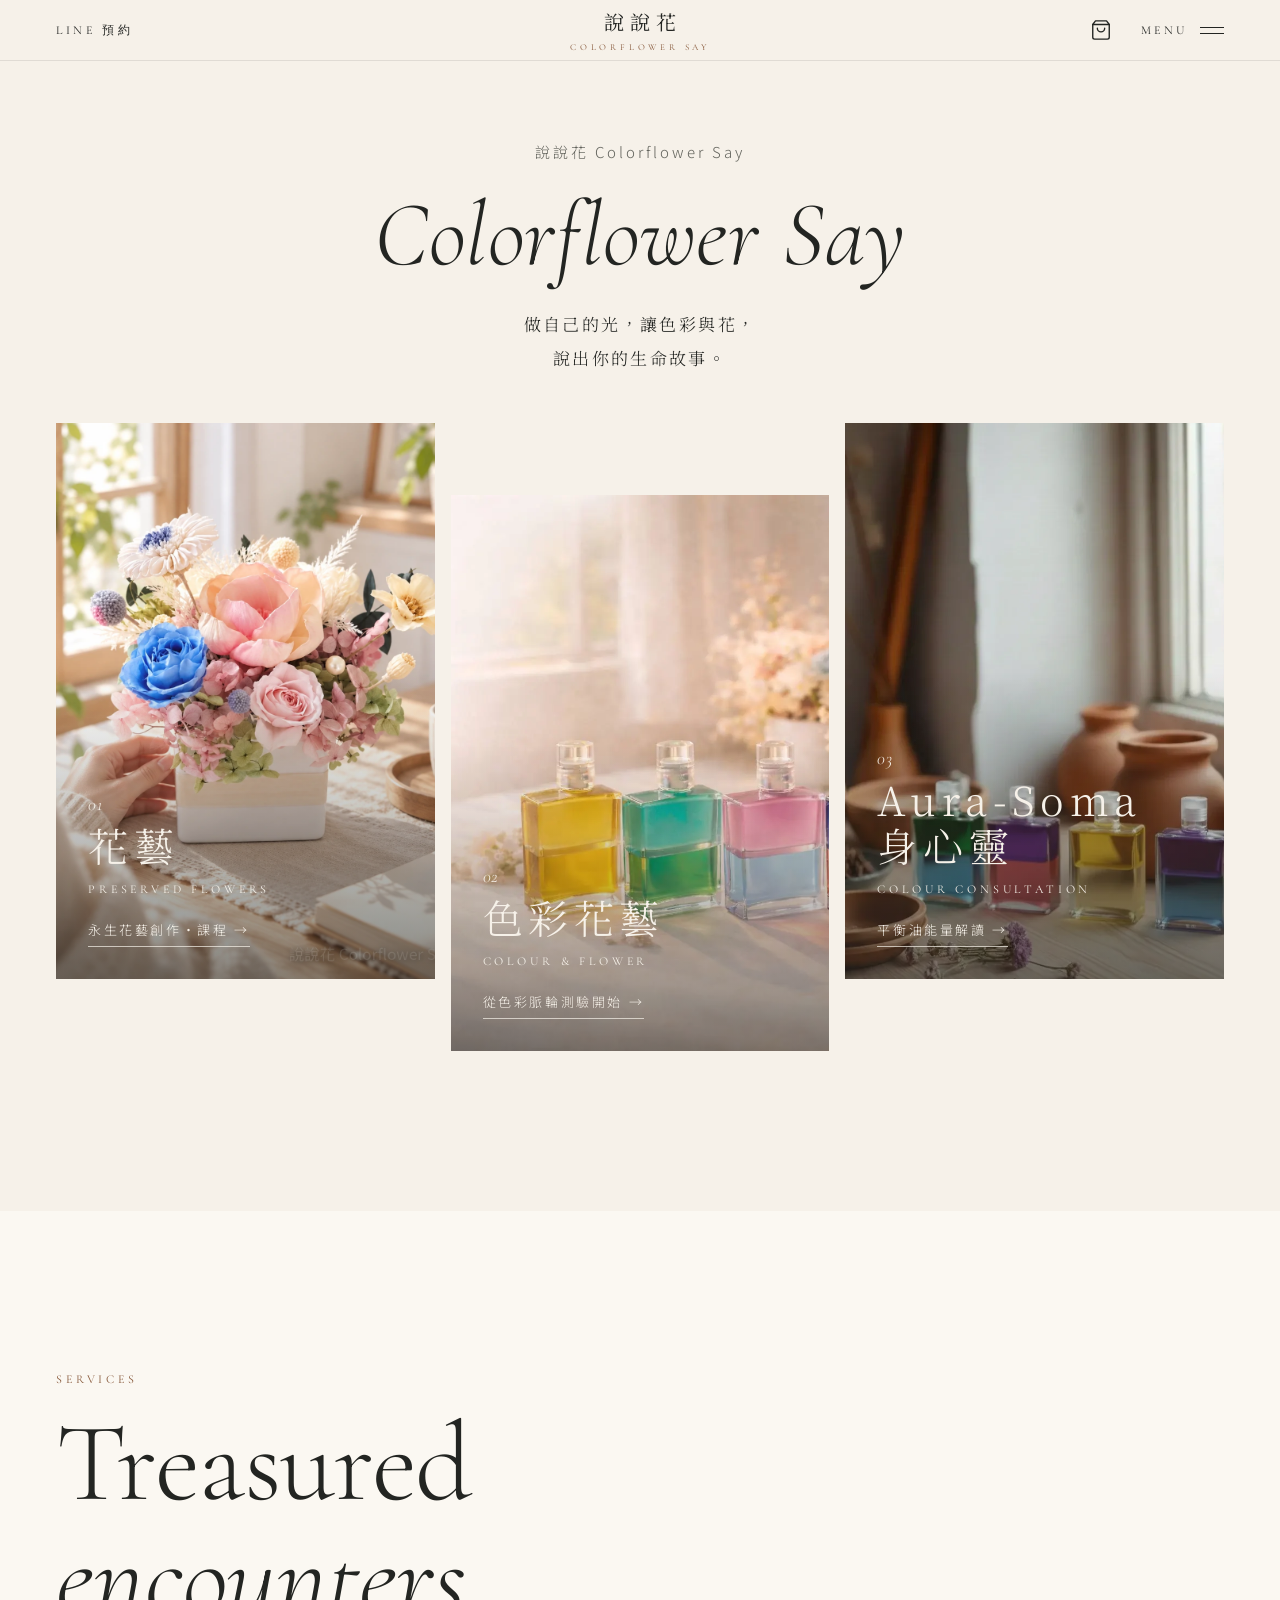
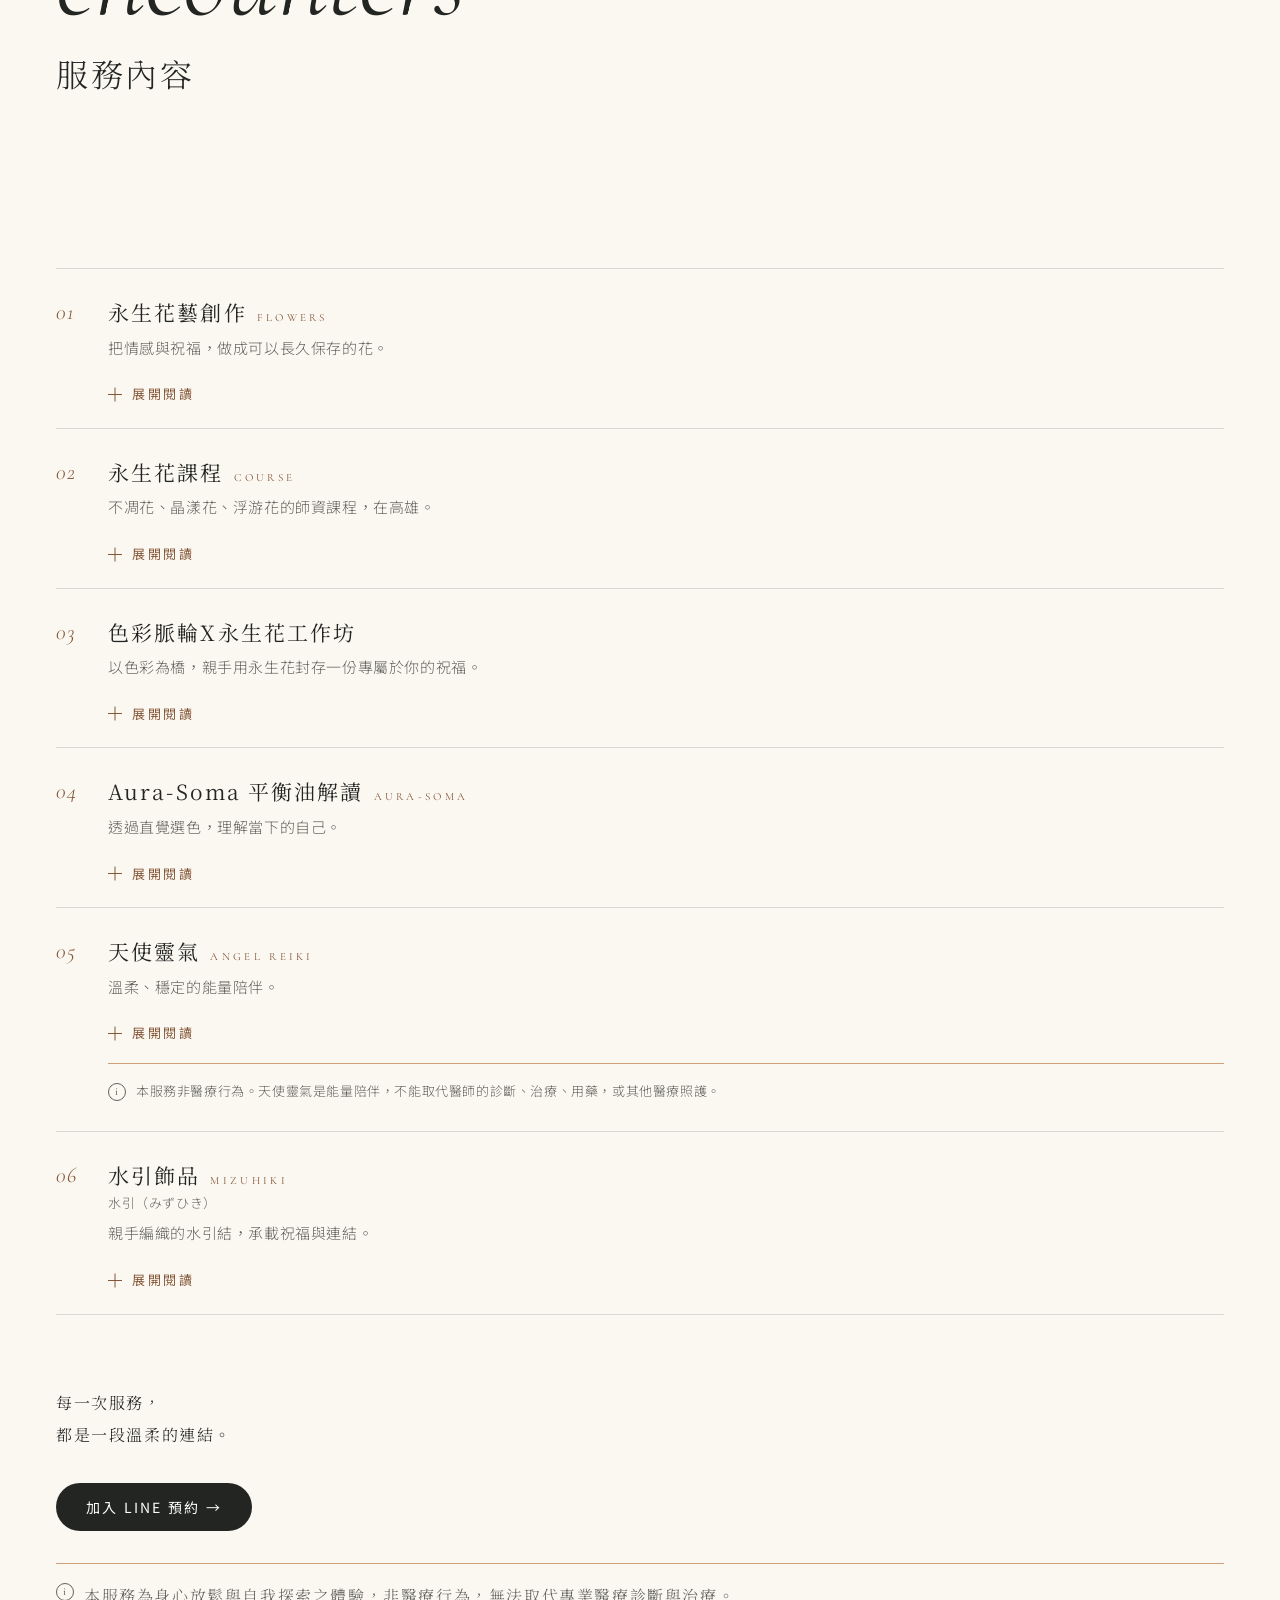
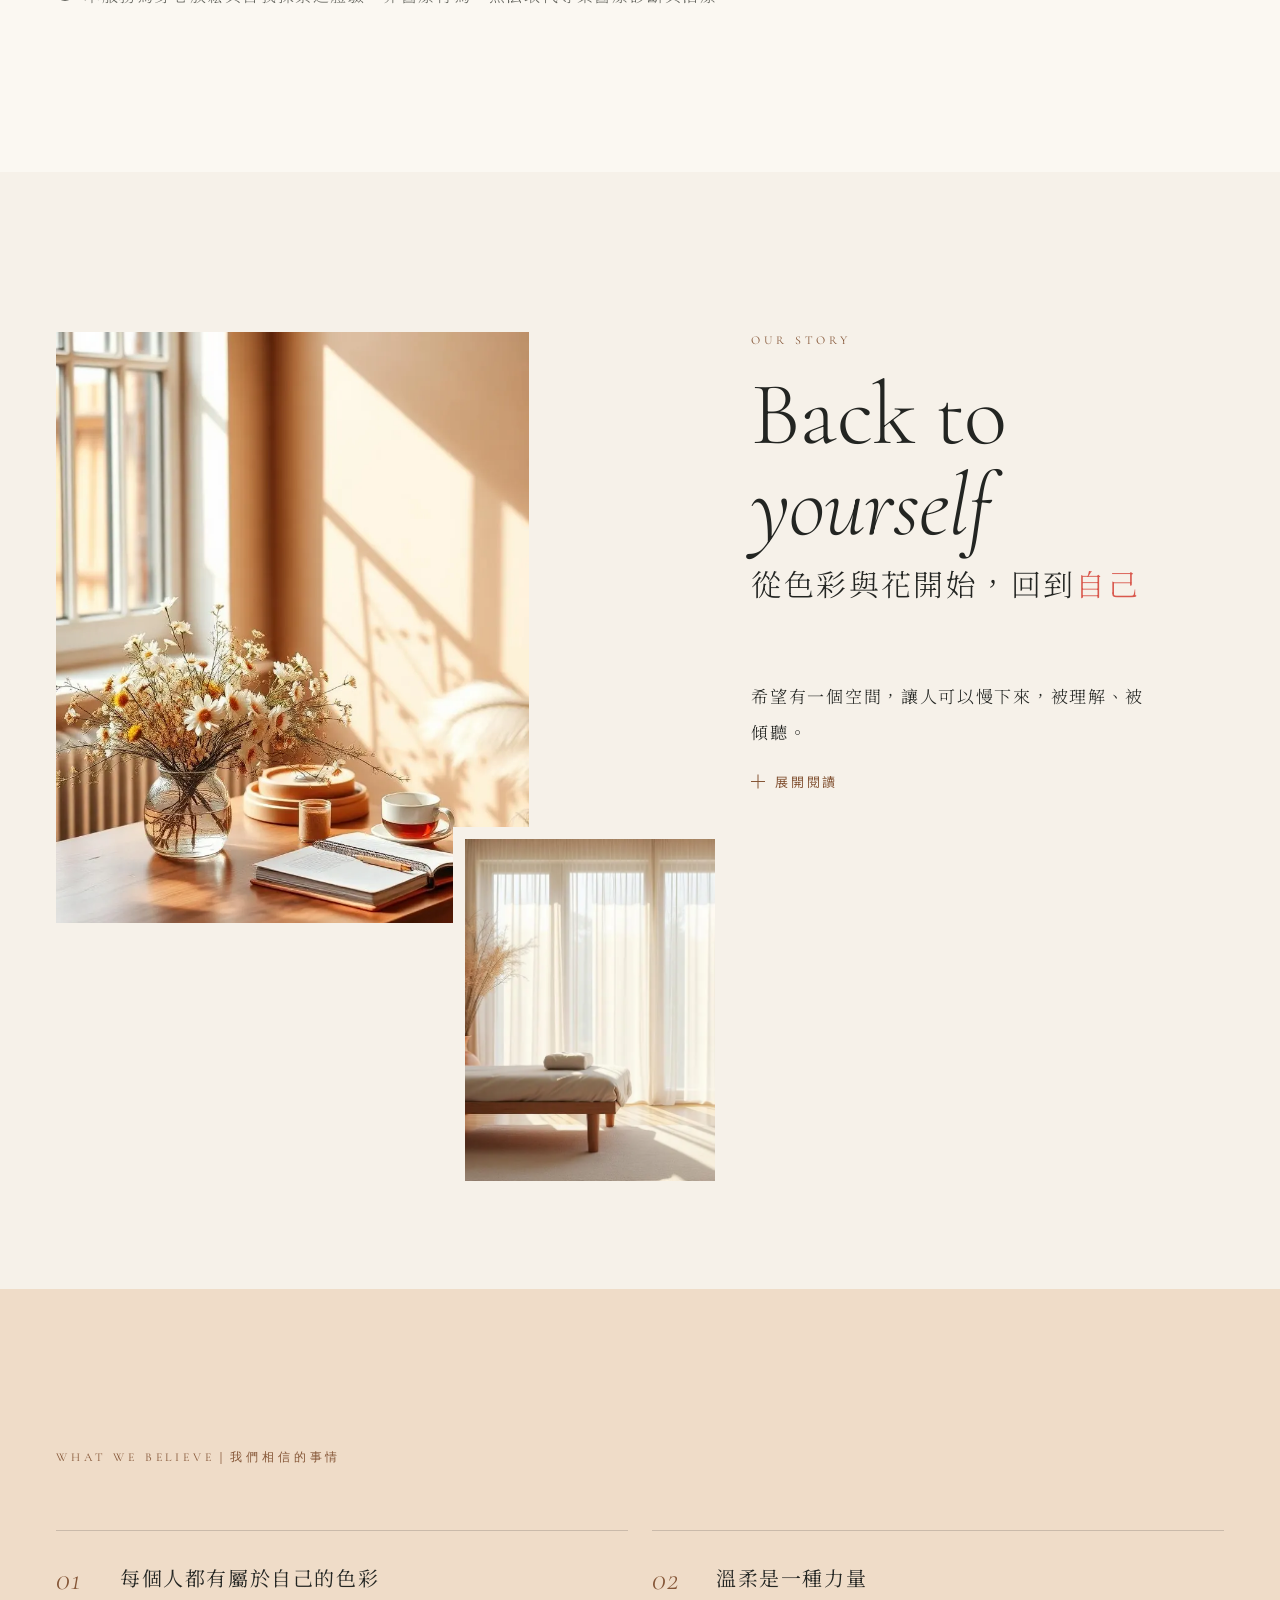
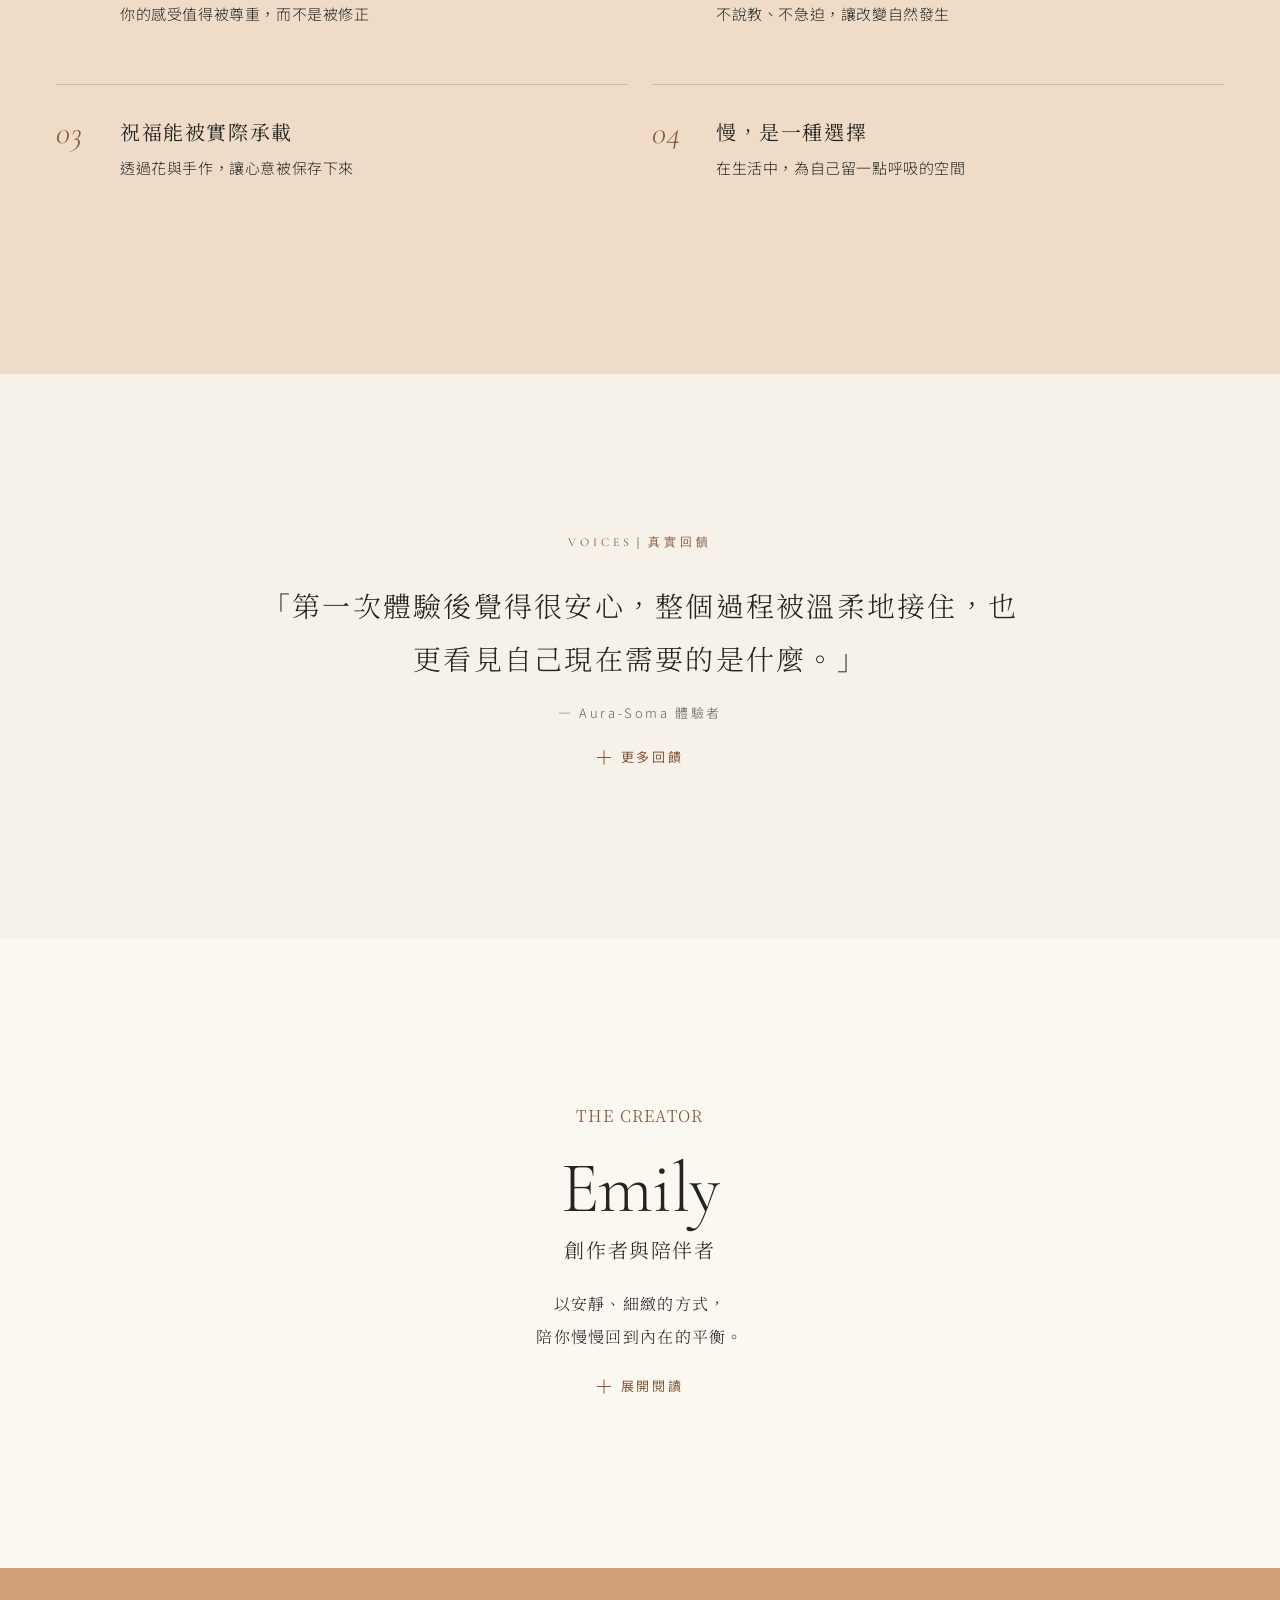
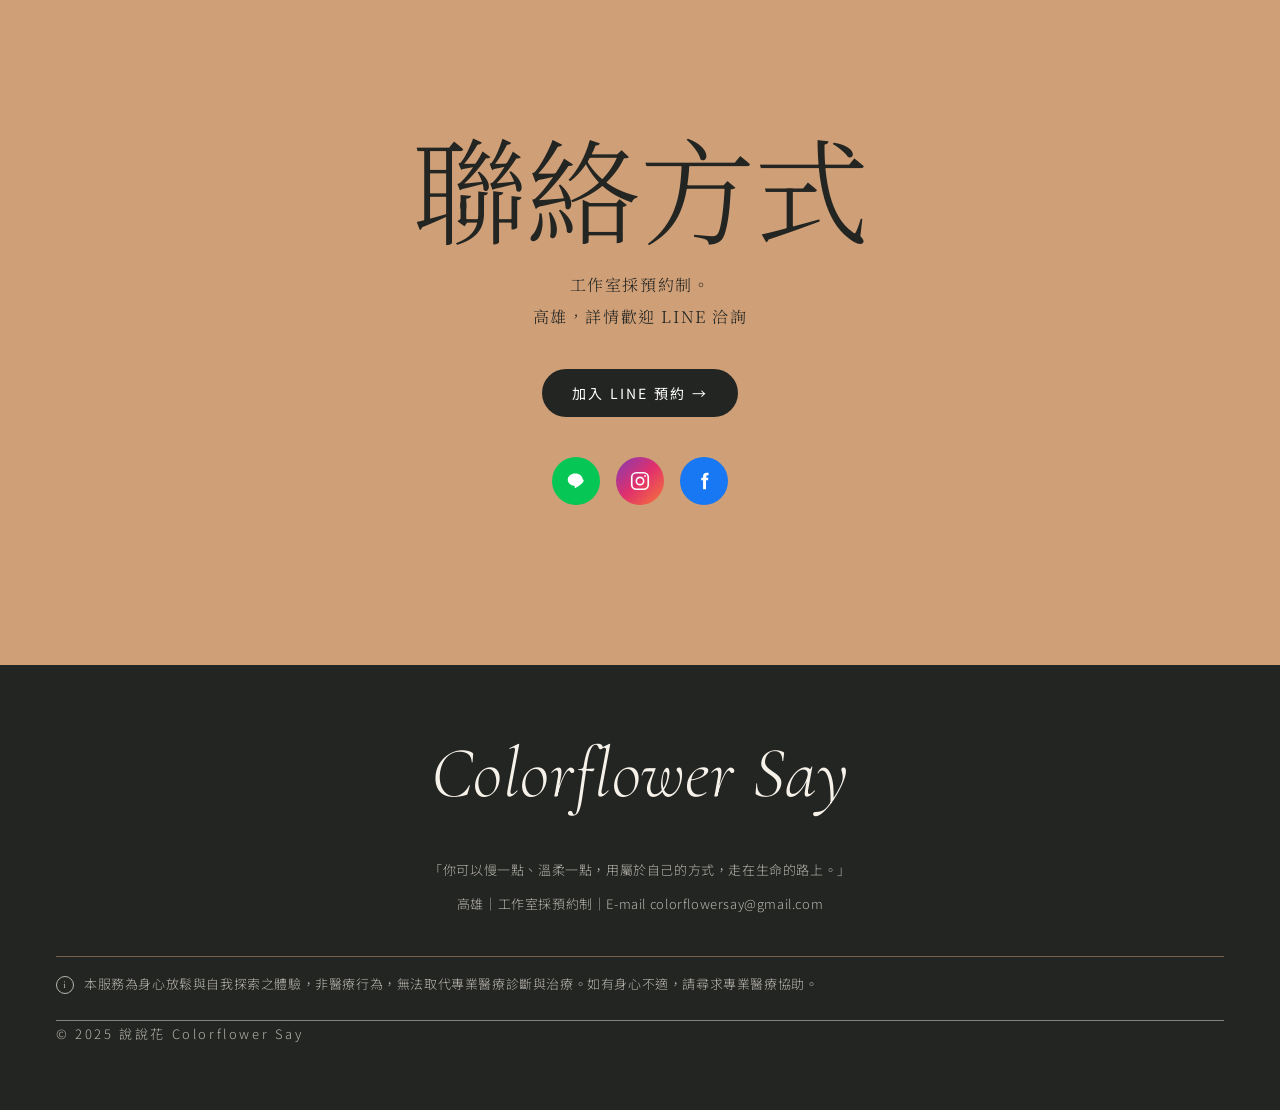
<file: index.html>
<!doctype html>
<html lang="zh-TW" data-root="">
  <head>
    <meta charset="UTF-8">
    <meta name="viewport" content="width=device-width, initial-scale=1.0, viewport-fit=cover">
    <script>
      (function () {
        var ua = navigator.userAgent || "";
        var mobile = /Android|iPhone|iPad|iPod|Mobile|Windows Phone|Line\/|FBAN|FBAV|FB_IAB|Instagram/i.test(ua) || (/Macintosh/.test(ua) && navigator.maxTouchPoints > 1);
        if (mobile) document.documentElement.classList.add("is-mobile");
      })();
    </script>
    <title>說說花 Colorflower Say - 做自己的光，讓色彩與花說出你的生命故事</title>
    <meta name="description" content="說說花在高雄，結合色彩能量、永生花（不凋花）手作 DIY 與祝福。透過 Aura-Soma、天使靈氣與水引，也有色彩測驗陪伴你認識自己、整理心緒。">
    <meta name="author" content="說說花 Colorflower Say">
    <meta name="p:domain_verify" content="dd0c061ab130ff6da00efb555382fbee">
    <link rel="canonical" href="https://j106226-star.github.io/colorflower-say-static/">
    <meta property="og:type" content="website">
    <meta property="og:url" content="https://j106226-star.github.io/colorflower-say-static/">
    <meta property="og:title" content="說說花 Colorflower Say - 做自己的光">
    <meta property="og:description" content="高雄的色彩能量、永生花（不凋花）手作與祝福品牌，陪伴你認識自己、整理心緒。">
    <meta property="og:image" content="https://j106226-star.github.io/colorflower-say-static/images/og-image.jpg">
    <meta property="og:image:width" content="1200">
    <meta property="og:image:height" content="630">
    <meta property="og:locale" content="zh_TW">
    <meta name="twitter:card" content="summary_large_image">
    <meta name="twitter:title" content="說說花 Colorflower Say - 做自己的光">
    <meta name="twitter:description" content="高雄的色彩能量、永生花（不凋花）手作與祝福品牌，陪伴你認識自己、整理心緒。">
    <meta name="twitter:image" content="https://j106226-star.github.io/colorflower-say-static/images/og-image.jpg">
    <link rel="icon" href="favicon.ico">
    <script type="application/ld+json">{"@context":"https://schema.org","@type":["LocalBusiness","Organization"],"@id":"https://j106226-star.github.io/colorflower-say-static/#organization","name":"說說花 Colorflower Say","url":"https://j106226-star.github.io/colorflower-say-static/","image":"https://j106226-star.github.io/colorflower-say-static/images/og-image.jpg","description":"說說花是高雄的服務型工作室，結合色彩能量、永生花（不凋花）手作與祝福。服務範圍在高雄，詳情歡迎 LINE 洽詢。","email":"colorflowersay@gmail.com","areaServed":{"@type":"City","name":"高雄"},"contactPoint":{"@type":"ContactPoint","contactType":"customer support","name":"LINE @917voqon","url":"https://line.me/R/ti/p/@917voqon","availableLanguage":"zh-TW"},"sameAs":["https://www.instagram.com/colorflower.say25","https://www.facebook.com/colorflowersay"]}</script>
    <script type="application/ld+json">{"@context":"https://schema.org","@type":"BreadcrumbList","itemListElement":[{"@type":"ListItem","position":1,"name":"首頁","item":"https://j106226-star.github.io/colorflower-say-static/"}]}</script>
    <link rel="preconnect" href="https://fonts.googleapis.com">
    <link rel="preconnect" href="https://fonts.gstatic.com" crossorigin>
    <link href="https://fonts.googleapis.com/css2?family=Cormorant+Garamond:ital,wght@0,300;0,400;0,500;1,300;1,400&family=Noto+Sans+TC:wght@300;400;500&family=Noto+Serif+TC:wght@300;400;500&display=swap" rel="stylesheet">
    <link rel="stylesheet" href="assets/site.css">
    <link rel="stylesheet" href="assets/home.css">
  </head>
  <body data-page="home">
    <header class="v4-nav">
      <div class="v4-wrap">
        <a class="v4-side" href="https://line.me/R/ti/p/@917voqon" target="_blank" rel="noopener noreferrer">LINE 預約</a>
        <a class="v4-wordmark" href="#top"><b>說說花</b><small>COLORFLOWER SAY</small></a>
        <div class="v4-nav-end">
          <a class="v4-cart" data-cart-link href="cart/" aria-label="購物車">
            <svg xmlns="http://www.w3.org/2000/svg" viewBox="0 0 24 24" fill="none" stroke="currentColor" stroke-width="1.5" stroke-linecap="round" stroke-linejoin="round" aria-hidden="true">
              <path d="M6 2 3 6v14a2 2 0 0 0 2 2h14a2 2 0 0 0 2-2V6l-3-4Z" />
              <path d="M3 6h18" />
              <path d="M16 10a4 4 0 0 1-8 0" />
            </svg>
            <span class="cart-badge" data-cart-badge hidden>0</span>
          </a>
          <button class="v4-menu-btn" id="menuOpen" type="button" aria-expanded="false" aria-controls="menu"><span>MENU</span><i></i></button>
        </div>
      </div>
    </header>

    <div class="v4-overlay" id="menu" role="dialog" aria-modal="true" aria-label="網站選單" inert>
      <div class="v4-wrap">
        <div class="v4-top">
          <span class="v4-label">Menu</span>
          <button class="v4-close" id="menuClose" type="button">CLOSE ✕</button>
        </div>
        <div class="v4-cats">
          <div class="v4-cat">
            <span class="no">01</span>
            <h2><a href="preserved-flower-courses/">Flowers</a></h2>
            <span class="v4-tc">花藝</span>
            <ul>
              <li><a href="#service-2">永生花藝創作</a></li>
              <li><a href="preserved-flower-courses/">永生花課程</a></li>
              <li><a href="mizuhiki/">水引手作飾品</a></li>
            </ul>
          </div>
          <div class="v4-cat">
            <span class="no">02</span>
            <h2><a href="chakra-quiz/">Colour &amp; Flower</a></h2>
            <span class="v4-tc">色彩花藝</span>
            <ul>
              <li><a href="chakra-quiz/">色彩脈輪測驗</a></li>
              <li><a href="preserved-flower-workshop/">【色彩脈輪 X 永生花】身心能量美學工作坊</a></li>
            </ul>
          </div>
          <div class="v4-cat">
            <span class="no">03</span>
            <h2><a href="aura-soma/">Aura-Soma</a></h2>
            <span class="v4-tc">身心靈</span>
            <ul>
              <li><a href="aura-soma/">Aura-Soma 平衡油能量解讀</a></li>
              <li><a href="angel-reiki/">天使靈氣能量療癒</a></li>
            </ul>
          </div>
        </div>
        <div class="v4-more-links">
          <a href="#story">品牌故事</a>
          <a href="#team">關於創作者</a>
          <a href="#contact">聯絡我們</a>
          <a href="https://www.instagram.com/colorflower.say25" target="_blank" rel="noopener noreferrer">Instagram</a>
        </div>
      </div>
    </div>

    <main id="top">
      <section class="v4-intro" id="hero">
        <div class="v4-wrap">
          <h1>說說花 Colorflower Say</h1>
          <p class="v4-big">Colorflower Say</p>
          <p class="v4-lead">做自己的光，讓色彩與花，<br>說出你的生命故事。</p>
        </div>
      </section>

      <div class="v4-wrap v4-panels">
        <a class="v4-panel" href="preserved-flower-courses/">
          <img src="images/flower-hero.webp" alt="窗邊桌上的粉藍永生花盆花">
          <div class="v4-cap">
            <span class="no">01</span>
            <h2>花藝</h2>
            <span class="en">Preserved Flowers</span><br>
            <span class="v4-go">永生花藝創作・課程 →</span>
          </div>
        </a>
        <a class="v4-panel mid" href="chakra-quiz/">
          <img src="images/hero.webp" alt="花材旁的彩油瓶">
          <div class="v4-cap">
            <span class="no">02</span>
            <h2>色彩花藝</h2>
            <span class="en">Colour &amp; Flower</span><br>
            <span class="v4-go">從色彩脈輪測驗開始 →</span>
          </div>
        </a>
        <a class="v4-panel" href="aura-soma/">
          <img src="images/achievements.webp" alt="陶器旁的彩油瓶">
          <div class="v4-cap">
            <span class="no">03</span>
            <h2>Aura-Soma<br>身心靈</h2>
            <span class="en">Colour Consultation</span><br>
            <span class="v4-go">平衡油能量解讀 →</span>
          </div>
        </a>
      </div>

      <section class="v4-section v4-services" id="achievements">
        <div class="v4-wrap v4-grid">
          <div class="v4-svc-head">
            <p class="v4-label">Services</p>
            <h2 class="v4-display">Treasured<br><em>encounters</em><span class="v4-tc">服務內容</span></h2>
          </div>
          <div class="v4-svc-list">
            <article class="v4-svc" id="service-2">
              <span class="no">01</span>
              <div>
                <h3>永生花藝創作<span class="v4-cat-tag">Flowers</span></h3>
                <p class="v4-teaser">把情感與祝福，做成可以長久保存的花。</p>
                <div class="v4-more" id="m1"><div><div class="v4-more-inner">
                  <p>以永生花為媒介，將情感與祝福化為可長久保存的作品。不只是送禮，更是一份被珍藏的心意。</p>
                  <p>適合用於：</p>
                  <ul>
                    <li>生日、紀念日、婚禮、畢業</li>
                    <li>自我療癒、空間佈置</li>
                    <li>傳遞難以說出口的情感</li>
                  </ul>
                  <div class="v4-acts">
                    <a class="v4-link" href="preserved-flower-courses/">花藝 →</a>
                    <a class="v4-link" href="https://line.me/R/ti/p/@917voqon" target="_blank" rel="noopener noreferrer">LINE 預約 →</a>
                  </div>
                </div></div></div>
                <button class="v4-toggle" type="button" aria-expanded="false" aria-controls="m1"><i></i><span>展開閱讀</span></button>
              </div>
            </article>
            <article class="v4-svc" id="service-courses">
              <span class="no">02</span>
              <div>
                <h3>永生花課程<span class="v4-cat-tag">Course</span></h3>
                <p class="v4-teaser">不凋花、晶漾花、浮游花的師資課程，在高雄。</p>
                <div class="v4-more" id="m2"><div><div class="v4-more-inner">
                  <p>日本 UDS 不凋花協會認證的師資課程，由認證講師 Emily 在高雄授課。包含不凋花製作、晶漾花與浮游花認證課程。</p>
                  <p>費用、時數與開課時間，詳情歡迎 LINE 洽詢。</p>
                  <div class="v4-acts">
                    <a class="v4-link" href="preserved-flower-courses/">課程介紹 →</a>
                    <a class="v4-link" href="https://line.me/R/ti/p/@917voqon" target="_blank" rel="noopener noreferrer">LINE 預約 →</a>
                  </div>
                </div></div></div>
                <button class="v4-toggle" type="button" aria-expanded="false" aria-controls="m2"><i></i><span>展開閱讀</span></button>
              </div>
            </article>
            <article class="v4-svc" id="service-0">
              <span class="no">03</span>
              <div>
                <h3>色彩脈輪X永生花工作坊</h3>
                <p class="v4-teaser">以色彩為橋，親手用永生花封存一份專屬於你的祝福。</p>
                <div class="v4-more" id="m3"><div><div class="v4-more-inner">
                  <p>【色彩脈輪 X 永生花】身心能量美學工作坊。結合「脈輪能量」與「色彩心理」，把妳當下所需的狀態，轉化為實體的美學作品，長久陪伴妳的生活空間。</p>
                  <p>這堂課特別適合：</p>
                  <ul>
                    <li>追求內在成長的探索者</li>
                    <li>需要心靈留白的專業人士</li>
                    <li>重視生活美學的自媒體／品牌主</li>
                    <li>正處於人生新篇章的妳</li>
                  </ul>
                  <div class="v4-acts">
                    <a class="v4-link" href="preserved-flower-workshop/">工作坊介紹 →</a>
                    <a class="v4-link" href="https://line.me/R/ti/p/@917voqon" target="_blank" rel="noopener noreferrer">LINE 預約 →</a>
                  </div>
                </div></div></div>
                <button class="v4-toggle" type="button" aria-expanded="false" aria-controls="m3"><i></i><span>展開閱讀</span></button>
              </div>
            </article>
            <article class="v4-svc" id="service-1">
              <span class="no">04</span>
              <div>
                <h3>Aura-Soma 平衡油解讀<span class="v4-cat-tag">Aura-Soma</span></h3>
                <p class="v4-teaser">透過直覺選色，理解當下的自己。</p>
                <div class="v4-more" id="m4"><div><div class="v4-more-inner">
                  <p>透過直覺選色，理解當下的情緒狀態、內在課題與生命流動，是一段回到自己的旅程。</p>
                  <p>適合你，如果你：</p>
                  <ul>
                    <li>正處人生轉換期、情緒卡關</li>
                    <li>想更認識自己、理解內在狀態</li>
                    <li>希望被陪伴，而不是被評斷</li>
                  </ul>
                  <div class="v4-acts">
                    <a class="v4-link" href="aura-soma/">Aura-Soma →</a>
                    <a class="v4-link" href="https://line.me/R/ti/p/@917voqon" target="_blank" rel="noopener noreferrer">LINE 預約 →</a>
                  </div>
                </div></div></div>
                <button class="v4-toggle" type="button" aria-expanded="false" aria-controls="m4"><i></i><span>展開閱讀</span></button>
              </div>
            </article>
            <article class="v4-svc" id="service-3">
              <span class="no">05</span>
              <div>
                <h3>天使靈氣<span class="v4-cat-tag">Angel Reiki</span></h3>
                <p class="v4-teaser">溫柔、穩定的能量陪伴。</p>
                <div class="v4-more" id="m5"><div><div class="v4-more-inner">
                  <p>溫柔、穩定的能量陪伴方式，協助釋放壓力、安撫情緒。</p>
                  <p>適合你，如果你：</p>
                  <ul>
                    <li>長期感到疲累、緊繃或情緒低落</li>
                    <li>正在經歷失落、轉換或療癒期</li>
                    <li>想被溫柔支持，卻不想被過度干擾</li>
                  </ul>
                  <div class="v4-acts">
                    <a class="v4-link" href="angel-reiki/">天使靈氣 →</a>
                    <a class="v4-link" href="https://line.me/R/ti/p/@917voqon" target="_blank" rel="noopener noreferrer">LINE 預約 →</a>
                  </div>
                </div></div></div>
                <button class="v4-toggle" type="button" aria-expanded="false" aria-controls="m5"><i></i><span>展開閱讀</span></button>
                <p class="v4-disclaimer" style="margin:8px 0 16px">本服務非醫療行為。天使靈氣是能量陪伴，不能取代醫師的診斷、治療、用藥，或其他醫療照護。</p>
              </div>
            </article>
            <article class="v4-svc" id="service-4">
              <span class="no">06</span>
              <div>
                <h3>水引飾品<span class="v4-cat-tag">Mizuhiki</span></h3>
                <p class="v4-small">水引（みずひき）</p>
                <p class="v4-teaser">親手編織的水引結，承載祝福與連結。</p>
                <div class="v4-more" id="m6"><div><div class="v4-more-inner">
                  <p>源自日本的水引結，象徵連結、祝福與緣分。每一件飾品，都是親手編織的心意。</p>
                  <ul>
                    <li>日系簡約、溫柔有力量</li>
                    <li>適合送禮或陪伴自己的小物</li>
                    <li>每一款都蘊含祝福寓意</li>
                  </ul>
                  <div class="v4-acts">
                    <a class="v4-link" href="mizuhiki/">水引飾品 →</a>
                    <a class="v4-link" href="https://line.me/R/ti/p/@917voqon" target="_blank" rel="noopener noreferrer">LINE 預約 →</a>
                  </div>
                </div></div></div>
                <button class="v4-toggle" type="button" aria-expanded="false" aria-controls="m6"><i></i><span>展開閱讀</span></button>
              </div>
            </article>
          </div>
          <div class="v4-svc-side">
            <div class="in">
              <p>每一次服務，<br>都是一段溫柔的連結。</p>
              <a class="v4-btn" href="https://line.me/R/ti/p/@917voqon" target="_blank" rel="noopener noreferrer">加入 LINE 預約 →</a>
              <p class="v4-disclaimer" style="margin:32px 0 0">本服務為身心放鬆與自我探索之體驗，非醫療行為，無法取代專業醫療診斷與治療。</p>
            </div>
          </div>
        </div>
      </section>

      <section class="v4-section v4-story" id="story">
        <div class="v4-wrap v4-grid">
          <div class="a"><img src="images/contact.webp" alt="窗光下的木桌與花"></div>
          <div class="b"><img src="images/press.webp" alt="說說花工作室空間" style="object-position:30% 50%"></div>
          <div class="copy">
            <p class="v4-label">Our Story</p>
            <h2 class="v4-display">Back to<br><em>yourself</em><span class="v4-tc">從色彩與花開始，回到<span class="v4-coral">自己</span></span></h2>
            <p class="v4-lead">希望有一個空間，讓人可以慢下來，被理解、被傾聽。</p>
            <div class="v4-more" id="m7"><div><div class="v4-more-inner">
              <p>說說花，是一個結合 Aura-Soma 色彩能量、永生花藝創作與手作祝福的療癒品牌。陪伴你認識自己、整理心緒，為重要的時刻留下溫柔而長久的記憶。</p>
              <p>說說花誕生於對「溫柔陪伴」的相信。當人生走到轉彎處，當情緒無法被好好說出口，我們希望有一個空間，讓人可以慢下來。</p>
              <p>在說說花，色彩不只是顏色，花也不只是裝飾，而是一段與自己對話、與生命和解的過程。</p>
            </div></div></div>
            <button class="v4-toggle" type="button" aria-expanded="false" aria-controls="m7"><i></i><span>展開閱讀</span></button>
          </div>
        </div>
      </section>

      <section class="v4-section v4-beliefs" id="values">
        <div class="v4-wrap v4-grid">
          <p class="v4-label">What We Believe｜我們相信的事情</p>
          <div class="v4-bel"><span class="no">01</span><h3>每個人都有屬於自己的色彩</h3><p>你的感受值得被尊重，而不是被修正</p></div>
          <div class="v4-bel"><span class="no">02</span><h3>溫柔是一種力量</h3><p>不說教、不急迫，讓改變自然發生</p></div>
          <div class="v4-bel"><span class="no">03</span><h3>祝福能被實際承載</h3><p>透過花與手作，讓心意被保存下來</p></div>
          <div class="v4-bel"><span class="no">04</span><h3>慢，是一種選擇</h3><p>在生活中，為自己留一點呼吸的空間</p></div>
        </div>
      </section>

      <section class="v4-section v4-voices" id="voices">
        <div class="v4-wrap v4-grid">
          <div class="q">
            <p class="v4-label" style="margin-bottom:28px">Voices｜真實回饋</p>
            <blockquote>「第一次體驗後覺得很安心，整個過程被溫柔地接住，也更看見自己現在需要的是什麼。」</blockquote>
            <p class="v4-small">— Aura-Soma 體驗者</p>
            <div class="v4-more" id="m8"><div><div class="v4-more-inner">
              <blockquote>「永生花藝作品比想像中更細膩，收到後一直放在房間裡，每次看到都會想起那份被祝福的感覺。」</blockquote>
              <p class="v4-small">— 永生花創作顧客</p>
              <blockquote>「Emily 的陪伴很自然，不會有壓力，反而像是在一個很安靜的空間裡慢慢整理好自己的心。」</blockquote>
              <p class="v4-small">— 工作坊參與者</p>
            </div></div></div>
            <button class="v4-toggle" type="button" aria-expanded="false" aria-controls="m8"><i></i><span>更多回饋</span></button>
          </div>
        </div>
      </section>

      <section class="v4-section v4-emily" id="team">
        <div class="v4-wrap v4-grid">
          <div class="in">
            <p class="v4-label">The Creator</p>
            <h2 class="v4-display">Emily<span class="v4-tc">創作者與陪伴者</span></h2>
            <p>以安靜、細緻的方式，<br>陪你慢慢回到內在的平衡。</p>
            <div class="v4-more" id="m9"><div><div class="v4-more-inner">
              <p>說說花由一位長期投入色彩能量、永生花藝創作與手作祝福的創作者經營。</p>
              <p>以安靜、細緻的方式，陪伴每一位來到說說花的人，在安全與不被打擾的狀態中，慢慢回到內在的平衡。</p>
              <p>不追求快速的解答，而是珍視每一段相遇的過程。在這裡，你可以放下防備，用自己的節奏，探索內在的色彩與光芒。</p>
            </div></div></div>
            <button class="v4-toggle" type="button" aria-expanded="false" aria-controls="m9"><i></i><span>展開閱讀</span></button>
          </div>
        </div>
      </section>

      <section class="v4-section v4-contact" id="contact">
        <div class="v4-wrap">
          <h2 class="v4-display">聯絡方式</h2>
          <p>工作室採預約制。<br>高雄，詳情歡迎 LINE 洽詢</p>
          <div style="margin-top:36px"><a class="v4-btn" href="https://line.me/R/ti/p/@917voqon" target="_blank" rel="noopener noreferrer">加入 LINE 預約 →</a></div>
          <div class="v4-chan">
            <a class="icon-line" href="https://line.me/R/ti/p/@917voqon" target="_blank" rel="noopener noreferrer" aria-label="LINE 官方帳號" title="LINE 官方帳號"><svg xmlns="http://www.w3.org/2000/svg" viewBox="0 0 24 24" aria-hidden="true"><path fill="currentColor" d="M19.4 10.6c0-3.7-3.7-6.7-8.2-6.7S3 6.9 3 10.6c0 3.3 2.9 6.1 6.9 6.6.27.06.64.18.73.41.08.22.05.56.03.78l-.12.72c-.04.21-.17.84.74.46 1.1-.46 5.9-3.5 8.1-6 .7-.8 1.1-1.7 1.1-2.8z"/></svg></a>
            <a class="icon-ig" href="https://www.instagram.com/colorflower.say25" target="_blank" rel="noopener noreferrer" aria-label="Instagram" title="Instagram"><svg xmlns="http://www.w3.org/2000/svg" viewBox="0 0 24 24" fill="none" stroke="currentColor" stroke-width="1.8" aria-hidden="true"><rect x="3" y="3" width="18" height="18" rx="5"/><circle cx="12" cy="12" r="4"/><circle cx="17.5" cy="6.5" r="1" fill="currentColor" stroke="none"/></svg></a>
            <a class="icon-fb" href="https://www.facebook.com/colorflowersay" target="_blank" rel="noopener noreferrer" aria-label="Facebook" title="Facebook"><svg xmlns="http://www.w3.org/2000/svg" viewBox="0 0 24 24" aria-hidden="true"><path fill="currentColor" d="M14.5 8.5V6.8c0-.8.4-1.2 1.2-1.2H17V3h-2.2C12.3 3 11 4.4 11 6.6v1.9H9v2.7h2V21h3.2v-9.8h2.2l.3-2.7h-2.2z"/></svg></a>
          </div>
        </div>
      </section>
    </main>

    <footer class="v4-foot">
      <div class="v4-wrap">
        <p class="big">Colorflower Say</p>
        <div class="cols">
          <p>「你可以慢一點、溫柔一點，用屬於自己的方式，走在生命的路上。」</p>
          <p>高雄｜工作室採預約制｜E-mail <a href="mailto:colorflowersay@gmail.com">colorflowersay@gmail.com</a></p>
        </div>
        <p class="v4-disclaimer">本服務為身心放鬆與自我探索之體驗，非醫療行為，無法取代專業醫療診斷與治療。如有身心不適，請尋求專業醫療協助。</p>
        <p class="legal">© 2025 說說花 Colorflower Say</p>
      </div>
    </footer>

    <a id="floating-cart" class="floating-cart" hidden href="cart/" aria-label="前往購物車，0 件">前往購物車<span data-floating-count>0</span></a>
    <script src="assets/site.js" defer></script>
    <script>
      (function () {
        var menu = document.getElementById("menu");
        var openBtn = document.getElementById("menuOpen");
        var closeBtn = document.getElementById("menuClose");
        function focusables() {
          return Array.prototype.slice.call(menu.querySelectorAll("a, button")).filter(function (el) {
            return !el.hasAttribute("disabled");
          });
        }
        function setMenu(open) {
          menu.classList.toggle("open", open);
          menu.inert = !open;
          openBtn.setAttribute("aria-expanded", open ? "true" : "false");
          document.body.style.overflow = open ? "hidden" : "";
          if (open) closeBtn.focus();
          else openBtn.focus();
        }
        openBtn.addEventListener("click", function () { setMenu(true); });
        closeBtn.addEventListener("click", function () { setMenu(false); });
        menu.querySelectorAll("a").forEach(function (a) {
          a.addEventListener("click", function () { setMenu(false); });
        });
        document.addEventListener("keydown", function (e) {
          if (!menu.classList.contains("open")) return;
          if (e.key === "Escape") {
            setMenu(false);
            return;
          }
          if (e.key !== "Tab") return;
          var items = focusables();
          if (!items.length) return;
          var first = items[0];
          var last = items[items.length - 1];
          if (e.shiftKey && document.activeElement === first) {
            e.preventDefault();
            last.focus();
          } else if (!e.shiftKey && document.activeElement === last) {
            e.preventDefault();
            first.focus();
          }
        });

        document.querySelectorAll(".v4-toggle").forEach(function (button) {
          var panel = document.getElementById(button.getAttribute("aria-controls"));
          var label = button.querySelector("span");
          var original = label.textContent;
          panel.inert = true;
          button.addEventListener("click", function () {
            var open = button.getAttribute("aria-expanded") !== "true";
            button.setAttribute("aria-expanded", open ? "true" : "false");
            panel.classList.toggle("open", open);
            panel.inert = !open;
            label.textContent = open ? "收合" : original;
          });
        });
      })();
    </script>
  </body>
</html>
</file>
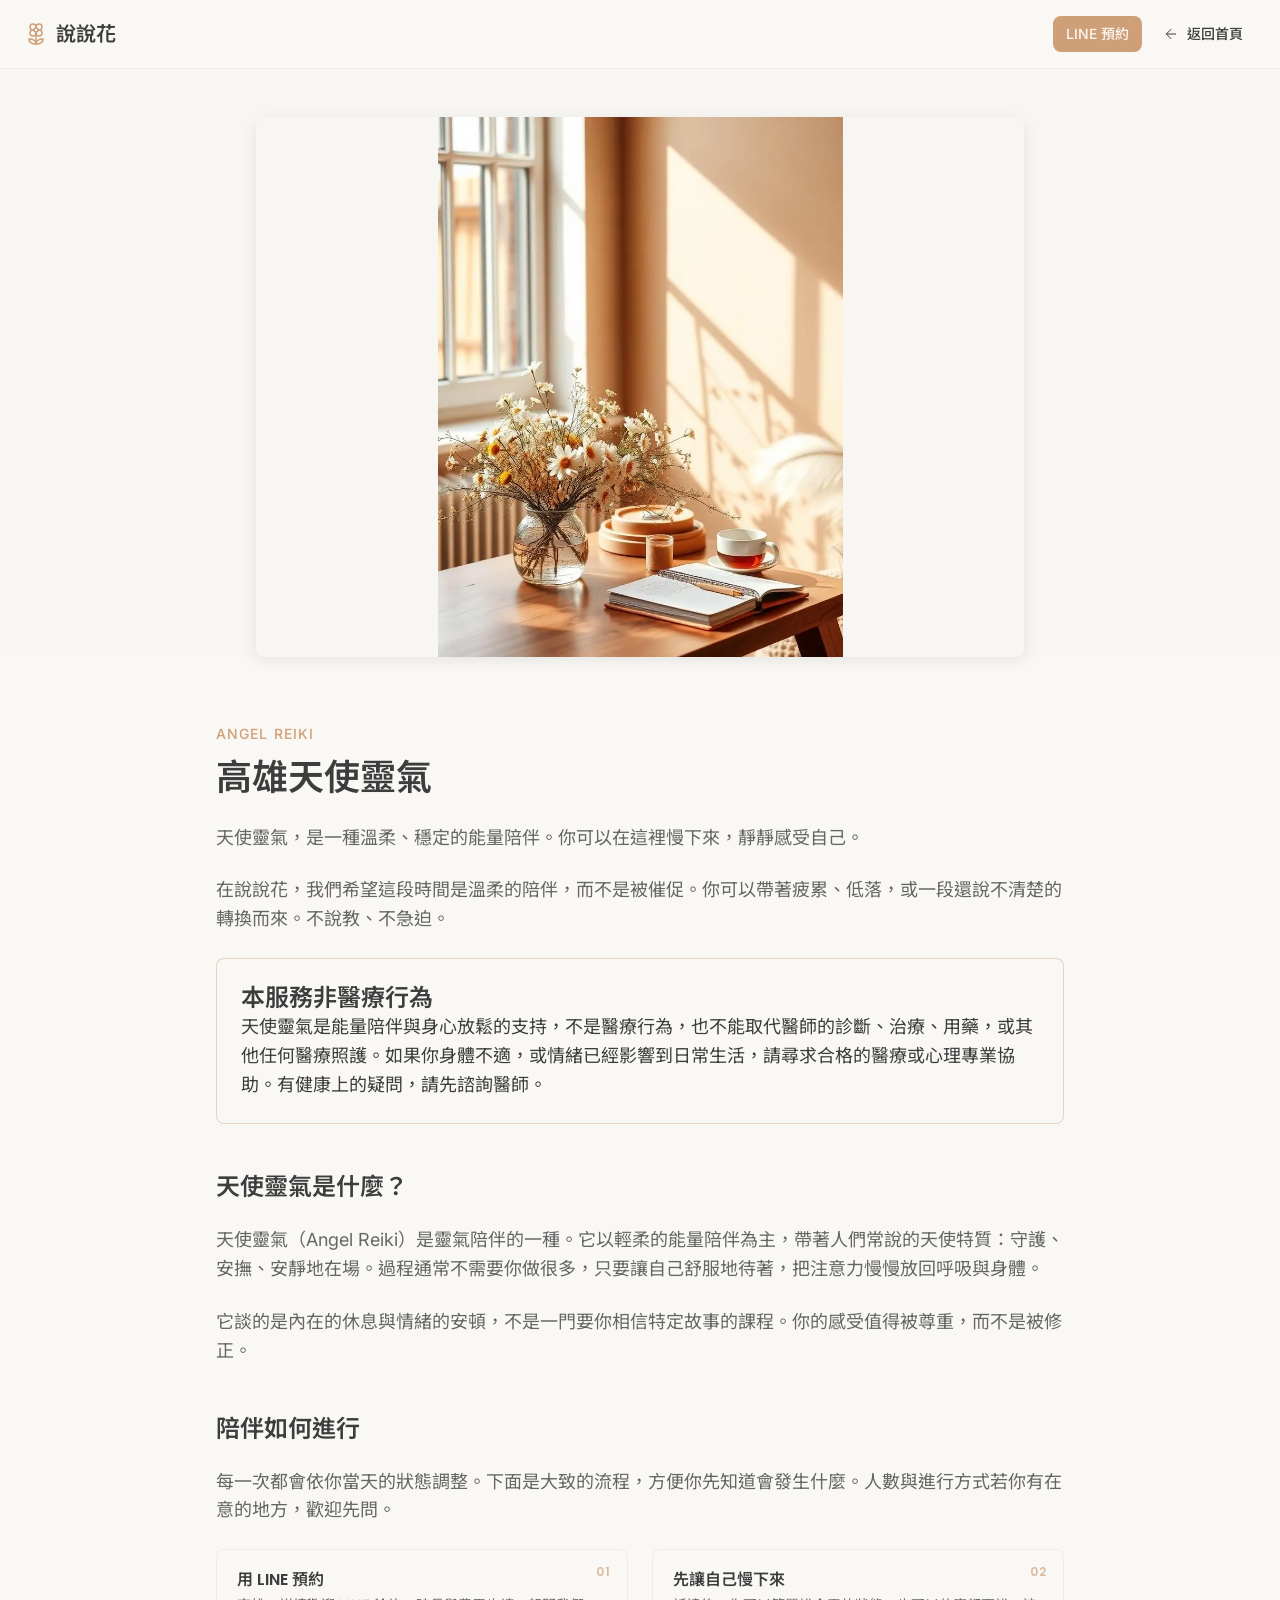
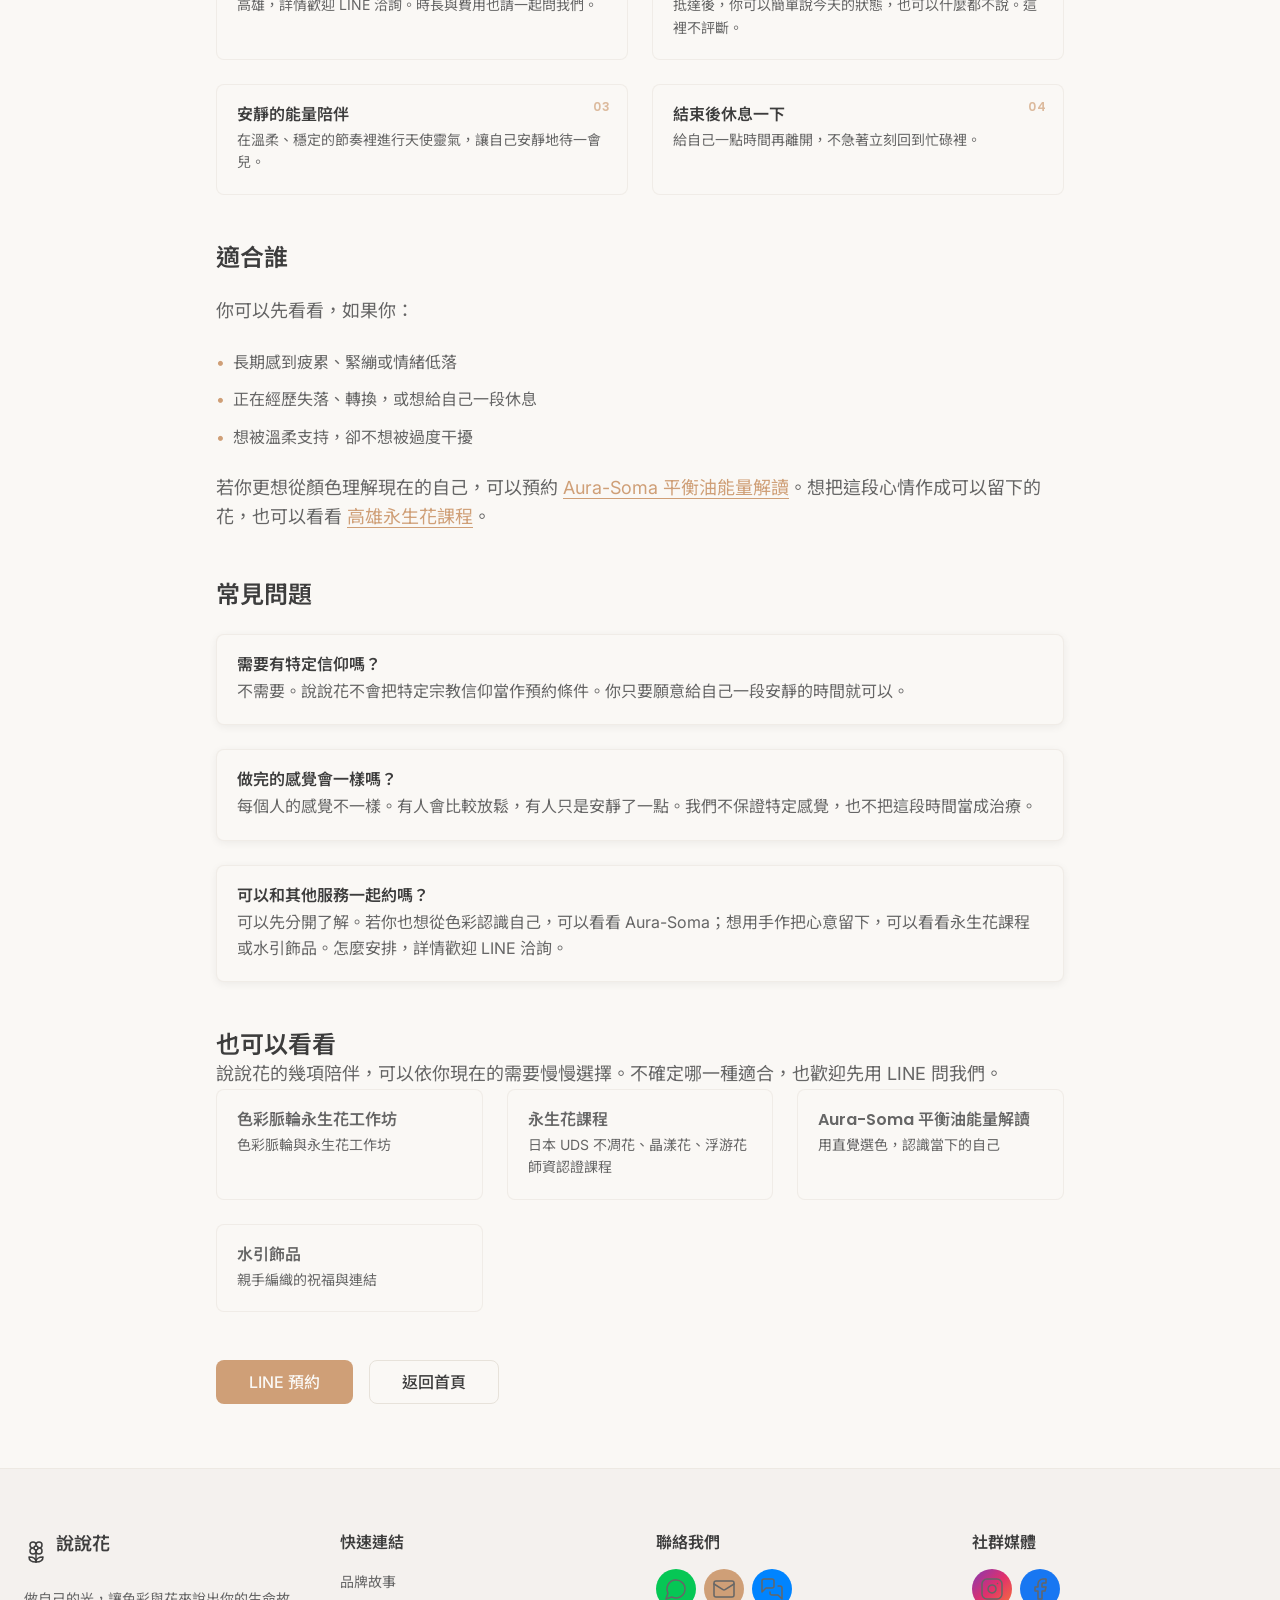
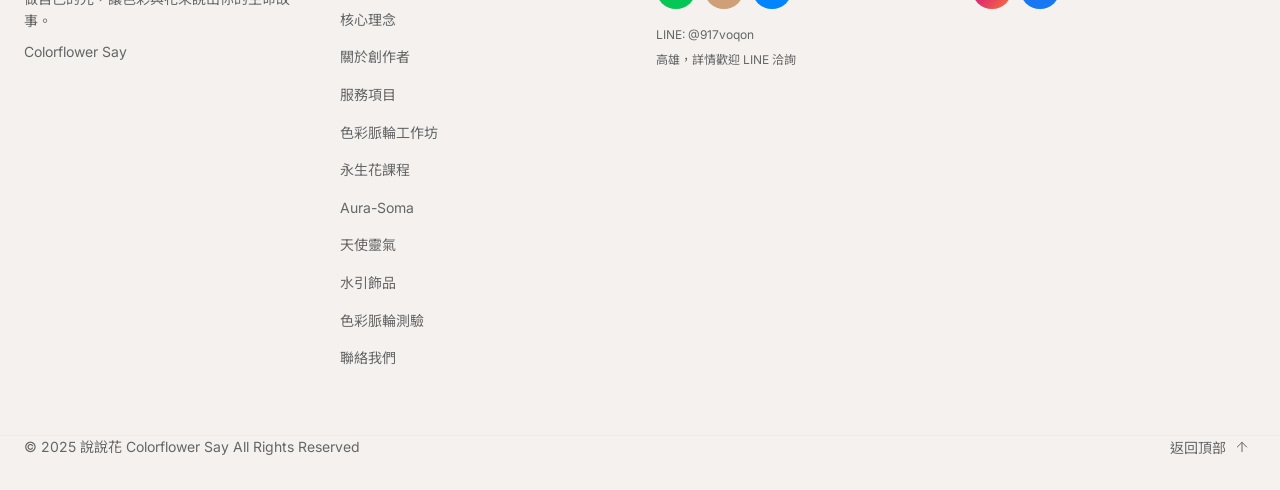
<file: angel-reiki/index.html>
<!doctype html>
<html lang="zh-TW" data-root="../">
  <head>
    <meta charset="UTF-8">
    <meta name="viewport" content="width=device-width, initial-scale=1.0, viewport-fit=cover">
    <script>
      (function () {
        var ua = navigator.userAgent || "";
        var mobile = /Android|iPhone|iPad|iPod|Mobile|Windows Phone|Line\/|FBAN|FBAV|FB_IAB|Instagram/i.test(ua) || (/Macintosh/.test(ua) && navigator.maxTouchPoints > 1);
        if (mobile) document.documentElement.classList.add("is-mobile");
      })();
    </script>
    <title>高雄天使靈氣｜安靜的能量陪伴｜說說花 Colorflower Say</title>
    <meta name="description" content="在高雄，天使靈氣是一段溫柔安靜的陪伴，陪你慢下來感受自己。本服務非醫療行為，歡迎 LINE 洽詢。">
    <meta name="author" content="說說花 Colorflower Say">
    <meta name="p:domain_verify" content="dd0c061ab130ff6da00efb555382fbee">
    
    <link rel="canonical" href="https://j106226-star.github.io/colorflower-say-static/angel-reiki">
    <meta property="og:type" content="website">
    <meta property="og:url" content="https://j106226-star.github.io/colorflower-say-static/angel-reiki">
    <meta property="og:title" content="高雄天使靈氣｜安靜的能量陪伴｜說說花 Colorflower Say">
    <meta property="og:description" content="在高雄，天使靈氣是一段溫柔安靜的陪伴，陪你慢下來感受自己。本服務非醫療行為，歡迎 LINE 洽詢。">
    <meta property="og:image" content="https://j106226-star.github.io/colorflower-say-static/images/og-image.jpg">
    <meta property="og:image:width" content="1200">
    <meta property="og:image:height" content="630">
    <meta property="og:locale" content="zh_TW">
    <meta name="twitter:card" content="summary_large_image">
    <meta name="twitter:title" content="高雄天使靈氣｜安靜的能量陪伴｜說說花 Colorflower Say">
    <meta name="twitter:description" content="在高雄，天使靈氣是一段溫柔安靜的陪伴，陪你慢下來感受自己。本服務非醫療行為，歡迎 LINE 洽詢。">
    <meta name="twitter:image" content="https://j106226-star.github.io/colorflower-say-static/images/og-image.jpg">
    <link rel="icon" href="../favicon.ico">
    <script type="application/ld+json">{"@context":"https://schema.org","@type":["LocalBusiness","Organization"],"@id":"https://j106226-star.github.io/colorflower-say-static/#organization","name":"說說花 Colorflower Say","url":"https://j106226-star.github.io/colorflower-say-static/","image":"https://j106226-star.github.io/colorflower-say-static/images/og-image.jpg","description":"說說花是高雄的服務型工作室，結合色彩能量、永生花（不凋花）手作與祝福。服務範圍在高雄，詳情歡迎 LINE 洽詢。","email":"colorflowersay@gmail.com","areaServed":{"@type":"City","name":"高雄"},"contactPoint":{"@type":"ContactPoint","contactType":"customer support","name":"LINE @917voqon","url":"https://line.me/R/ti/p/@917voqon","availableLanguage":"zh-TW"},"sameAs":["https://www.instagram.com/colorflower.say25","https://www.facebook.com/colorflowersay"]}</script>
    <script type="application/ld+json">{"@context":"https://schema.org","@type":"BreadcrumbList","itemListElement":[{"@type":"ListItem","position":1,"name":"首頁","item":"https://j106226-star.github.io/colorflower-say-static/"},{"@type":"ListItem","position":2,"name":"天使靈氣","item":"https://j106226-star.github.io/colorflower-say-static/angel-reiki"}]}</script>
    <script type="application/ld+json">{"@context":"https://schema.org","@type":"FAQPage","mainEntity":[{"@type":"Question","name":"需要有特定信仰嗎？","acceptedAnswer":{"@type":"Answer","text":"不需要。說說花不會把特定宗教信仰當作預約條件。你只要願意給自己一段安靜的時間就可以。"}},{"@type":"Question","name":"做完的感覺會一樣嗎？","acceptedAnswer":{"@type":"Answer","text":"每個人的感覺不一樣。有人會比較放鬆，有人只是安靜了一點。我們不保證特定感覺，也不把這段時間當成治療。"}},{"@type":"Question","name":"可以和其他服務一起約嗎？","acceptedAnswer":{"@type":"Answer","text":"可以先分開了解。若你也想從色彩認識自己，可以看看 Aura-Soma；想用手作把心意留下，可以看看永生花課程或水引飾品。怎麼安排，詳情歡迎 LINE 洽詢。"}}]}</script>
    <link rel="preconnect" href="https://fonts.googleapis.com">
    <link rel="preconnect" href="https://fonts.gstatic.com" crossorigin>
    <link href="https://fonts.googleapis.com/css2?family=Inter:wght@300;400;500;600&family=Noto+Sans+TC:wght@400;500;600;700&family=Poppins:wght@400;600;700&display=swap" rel="stylesheet">
    <link rel="stylesheet" href="../assets/site.css">
  </head>
  <body data-page="angel">
    <header class="page-header">
    <div class="container nav-bar">
      <a class="logo" href="../"><svg class="icon" xmlns="http://www.w3.org/2000/svg" viewBox="0 0 24 24" fill="none" stroke="currentColor" stroke-width="1.5" stroke-linecap="round" stroke-linejoin="round" aria-hidden="true">

  <path d="M12 5a3 3 0 1 1 3 3m-3-3a3 3 0 1 0-3 3m3-3v1M9 8a3 3 0 1 0 3 3M9 8h1m5 0a3 3 0 1 1-3 3m3-3h-1m-2 3v-1" />
  <circle cx="12" cy="8" r="2" />
  <path d="M12 10v12" />
  <path d="M12 22c4.2 0 7-1.667 7-5-4.2 0-7 1.667-7 5Z" />
  <path d="M12 22c-4.2 0-7-1.667-7-5 4.2 0 7 1.667 7 5Z" />
</svg><span>說說花</span></a>
      <div class="header-actions">
        
        <a class="btn btn-solid btn-sm" href="https://line.me/R/ti/p/@917voqon" target="_blank" rel="noopener noreferrer">LINE 預約</a>
        <a class="btn btn-ghost btn-sm" href="../#hero"><svg class="icon icon-xs" xmlns="http://www.w3.org/2000/svg" viewBox="0 0 24 24" fill="none" stroke="currentColor" stroke-width="1.5" stroke-linecap="round" stroke-linejoin="round" aria-hidden="true">

  <path d="m12 19-7-7 7-7" />
  <path d="M19 12H5" />
</svg> 返回首頁</a>
      </div>
    </div>
  </header>
    <div class="page-hero"><div class="container inner"><div class="frame"><img src="../images/contact.webp" alt="說說花高雄工作室裡，供人慢下來的安靜角落"></div></div></div>
    <main class="section-container narrow">
      <span class="eyebrow">Angel Reiki</span>
      <h1 class="section-title">高雄天使靈氣</h1>
      <div class="stack muted lead">
        <p>天使靈氣，是一種溫柔、穩定的能量陪伴。你可以在這裡慢下來，靜靜感受自己。</p>
        <p>在說說花，我們希望這段時間是溫柔的陪伴，而不是被催促。你可以帶著疲累、低落，或一段還說不清楚的轉換而來。不說教、不急迫。</p>
        <div class="disclaimer-strong">
          <h2 class="h2" style="margin-top:0">本服務非醫療行為</h2>
          <p style="color:hsl(var(--foreground))">天使靈氣是能量陪伴與身心放鬆的支持，不是醫療行為，也不能取代醫師的診斷、治療、用藥，或其他任何醫療照護。如果你身體不適，或情緒已經影響到日常生活，請尋求合格的醫療或心理專業協助。有健康上的疑問，請先諮詢醫師。</p>
        </div>
        <h2 class="h2">天使靈氣是什麼？</h2>
        <p>天使靈氣（Angel Reiki）是靈氣陪伴的一種。它以輕柔的能量陪伴為主，帶著人們常說的天使特質：守護、安撫、安靜地在場。過程通常不需要你做很多，只要讓自己舒服地待著，把注意力慢慢放回呼吸與身體。</p>
        <p>它談的是內在的休息與情緒的安頓，不是一門要你相信特定故事的課程。你的感受值得被尊重，而不是被修正。</p>
        <h2 class="h2">陪伴如何進行</h2>
        <p>每一次都會依你當天的狀態調整。下面是大致的流程，方便你先知道會發生什麼。人數與進行方式若你有在意的地方，歡迎先問。</p>
        <ol class="step-grid" style="list-style:none;padding:0;margin:0"><li class="step"><span class="step-no">01</span><h3 style="padding-right:2rem">用 LINE 預約</h3><p>高雄，詳情歡迎 LINE 洽詢。時長與費用也請一起問我們。</p></li><li class="step"><span class="step-no">02</span><h3 style="padding-right:2rem">先讓自己慢下來</h3><p>抵達後，你可以簡單說今天的狀態，也可以什麼都不說。這裡不評斷。</p></li><li class="step"><span class="step-no">03</span><h3 style="padding-right:2rem">安靜的能量陪伴</h3><p>在溫柔、穩定的節奏裡進行天使靈氣，讓自己安靜地待一會兒。</p></li><li class="step"><span class="step-no">04</span><h3 style="padding-right:2rem">結束後休息一下</h3><p>給自己一點時間再離開，不急著立刻回到忙碌裡。</p></li></ol>
        <h2 class="h2">適合誰</h2>
        <p>你可以先看看，如果你：</p>
        <ul class="bullets">
          <li><span class="dot">•</span><span>長期感到疲累、緊繃或情緒低落</span></li><li><span class="dot">•</span><span>正在經歷失落、轉換，或想給自己一段休息</span></li><li><span class="dot">•</span><span>想被溫柔支持，卻不想被過度干擾</span></li>
        </ul>
        <p>若你更想從顏色理解現在的自己，可以預約 <a class="prose-link" href="../aura-soma/">Aura-Soma 平衡油能量解讀</a>。想把這段心情作成可以留下的花，也可以看看 <a class="prose-link" href="../preserved-flower-workshop/">高雄永生花課程</a>。</p>
        <h2 class="h2">常見問題</h2>
        <div class="stack"><div class="card faq"><h3>需要有特定信仰嗎？</h3><p>不需要。說說花不會把特定宗教信仰當作預約條件。你只要願意給自己一段安靜的時間就可以。</p></div><div class="card faq"><h3>做完的感覺會一樣嗎？</h3><p>每個人的感覺不一樣。有人會比較放鬆，有人只是安靜了一點。我們不保證特定感覺，也不把這段時間當成治療。</p></div><div class="card faq"><h3>可以和其他服務一起約嗎？</h3><p>可以先分開了解。若你也想從色彩認識自己，可以看看 Aura-Soma；想用手作把心意留下，可以看看永生花課程或水引飾品。怎麼安排，詳情歡迎 LINE 洽詢。</p></div></div>
        <div>
    <h2 class="h2">也可以看看</h2>
    <p>說說花的幾項陪伴，可以依你現在的需要慢慢選擇。不確定哪一種適合，也歡迎先用 LINE 問我們。</p>
    <ul class="related-grid" style="list-style:none;padding:0;margin:0">
      <li><a href="../preserved-flower-workshop/"><h3>色彩脈輪永生花工作坊</h3><p>色彩脈輪與永生花工作坊</p></a></li><li><a href="../preserved-flower-courses/"><h3>永生花課程</h3><p>日本 UDS 不凋花、晶漾花、浮游花師資認證課程</p></a></li><li><a href="../aura-soma/"><h3>Aura-Soma 平衡油能量解讀</h3><p>用直覺選色，認識當下的自己</p></a></li><li><a href="../mizuhiki/"><h3>水引飾品</h3><p>親手編織的祝福與連結</p></a></li>
    </ul>
  </div>
      </div>
      <div class="btn-row">
    <a class="btn btn-primary btn-lg btn-block-sm w-sm-auto" href="https://line.me/R/ti/p/@917voqon" target="_blank" rel="noopener noreferrer">LINE 預約</a>
    <a class="btn btn-outline btn-lg" href="../#hero">返回首頁</a>
  </div>
    </main>
    <footer class="site-footer">
    <div class="container footer-grid">
      <div>
        <div class="brand-row"><svg class="icon" xmlns="http://www.w3.org/2000/svg" viewBox="0 0 24 24" fill="none" stroke="currentColor" stroke-width="1.5" stroke-linecap="round" stroke-linejoin="round" aria-hidden="true">

  <path d="M12 5a3 3 0 1 1 3 3m-3-3a3 3 0 1 0-3 3m3-3v1M9 8a3 3 0 1 0 3 3M9 8h1m5 0a3 3 0 1 1-3 3m3-3h-1m-2 3v-1" />
  <circle cx="12" cy="8" r="2" />
  <path d="M12 10v12" />
  <path d="M12 22c4.2 0 7-1.667 7-5-4.2 0-7 1.667-7 5Z" />
  <path d="M12 22c-4.2 0-7-1.667-7-5 4.2 0 7 1.667 7 5Z" />
</svg><h3>說說花</h3></div>
        <p class="muted" style="font-size:0.875rem">做自己的光，讓色彩與花來說出你的生命故事。</p>
        <p class="muted" style="font-size:0.875rem;margin-top:0.5rem">Colorflower Say</p>
      </div>
      <div>
        <h4>快速連結</h4>
        <ul><li><a href="../#story">品牌故事</a></li><li><a href="../#values">核心理念</a></li><li><a href="../#team">關於創作者</a></li><li><a href="../#achievements">服務項目</a></li><li><a href="../preserved-flower-workshop/">色彩脈輪工作坊</a></li><li><a href="../preserved-flower-courses/">永生花課程</a></li><li><a href="../aura-soma/">Aura-Soma</a></li><li><a href="../angel-reiki/">天使靈氣</a></li><li><a href="../mizuhiki/">水引飾品</a></li><li><a href="../chakra-quiz/">色彩脈輪測驗</a></li><li><a href="../#contact">聯絡我們</a></li></ul>
      </div>
      <div>
        <h4>聯絡我們</h4>
        <div class="socials">
          <a class="social-btn bg-line" href="https://line.me/R/ti/p/@917voqon" target="_blank" rel="noopener noreferrer" title="加入 LINE 好友"><svg class="icon" xmlns="http://www.w3.org/2000/svg" viewBox="0 0 24 24" fill="none" stroke="currentColor" stroke-width="1.5" stroke-linecap="round" stroke-linejoin="round" aria-hidden="true">

  <path d="M7.9 20A9 9 0 1 0 4 16.1L2 22Z" />
</svg></a>
          <a class="social-btn bg-mail" href="mailto:colorflowersay@gmail.com" title="發送 Email"><svg class="icon" xmlns="http://www.w3.org/2000/svg" viewBox="0 0 24 24" fill="none" stroke="currentColor" stroke-width="1.5" stroke-linecap="round" stroke-linejoin="round" aria-hidden="true">

  <rect width="20" height="16" x="2" y="4" rx="2" />
  <path d="m22 7-8.97 5.7a1.94 1.94 0 0 1-2.06 0L2 7" />
</svg></a>
          <a class="social-btn bg-msg" href="https://www.messenger.com/t/colorflowersay" target="_blank" rel="noopener noreferrer" title="Messenger 聊天"><svg class="icon" xmlns="http://www.w3.org/2000/svg" viewBox="0 0 24 24" fill="none" stroke="currentColor" stroke-width="1.5" stroke-linecap="round" stroke-linejoin="round" aria-hidden="true">

  <path d="M14 9a2 2 0 0 1-2 2H6l-4 4V4a2 2 0 0 1 2-2h8a2 2 0 0 1 2 2z" />
  <path d="M18 9h2a2 2 0 0 1 2 2v11l-4-4h-6a2 2 0 0 1-2-2v-1" />
</svg></a>
        </div>
        <p class="muted" style="font-size:0.75rem">LINE: @917voqon</p>
        <p class="muted" style="font-size:0.75rem;margin-top:0.35rem">高雄，詳情歡迎 LINE 洽詢</p>
      </div>
      <div>
        <h4>社群媒體</h4>
        <div class="socials">
          <a class="social-btn bg-ig" href="https://www.instagram.com/colorflower.say25" target="_blank" rel="noopener noreferrer" title="@colorflower.say25"><svg class="icon" xmlns="http://www.w3.org/2000/svg" viewBox="0 0 24 24" fill="none" stroke="currentColor" stroke-width="1.5" stroke-linecap="round" stroke-linejoin="round" aria-hidden="true">

  <rect width="20" height="20" x="2" y="2" rx="5" ry="5" />
  <path d="M16 11.37A4 4 0 1 1 12.63 8 4 4 0 0 1 16 11.37z" />
  <line x1="17.5" x2="17.51" y1="6.5" y2="6.5" />
</svg></a>
          <a class="social-btn bg-fb" href="https://www.facebook.com/colorflowersay" target="_blank" rel="noopener noreferrer" title="說說花 Facebook"><svg class="icon" xmlns="http://www.w3.org/2000/svg" viewBox="0 0 24 24" fill="none" stroke="currentColor" stroke-width="1.5" stroke-linecap="round" stroke-linejoin="round" aria-hidden="true">

  <path d="M18 2h-3a5 5 0 0 0-5 5v3H7v4h3v8h4v-8h3l1-4h-4V7a1 1 0 0 1 1-1h3z" />
</svg></a>
        </div>
      </div>
    </div>
    <div class="container legal">
      <p class="muted" style="font-size:0.875rem">© 2025 說說花 Colorflower Say All Rights Reserved</p>
      <button type="button" class="top-btn" data-top>返回頂部 <svg class="icon icon-xs" xmlns="http://www.w3.org/2000/svg" viewBox="0 0 24 24" fill="none" stroke="currentColor" stroke-width="1.5" stroke-linecap="round" stroke-linejoin="round" aria-hidden="true">

  <path d="m5 12 7-7 7 7" />
  <path d="M12 19V5" />
</svg></button>
    </div>
  </footer>
    <a id="floating-cart" class="floating-cart" hidden href="../cart/" aria-label="前往購物車，0 件">前往購物車<span data-floating-count>0</span></a>
    <script src="../assets/site.js" defer></script>
  </body>
</html>
</file>
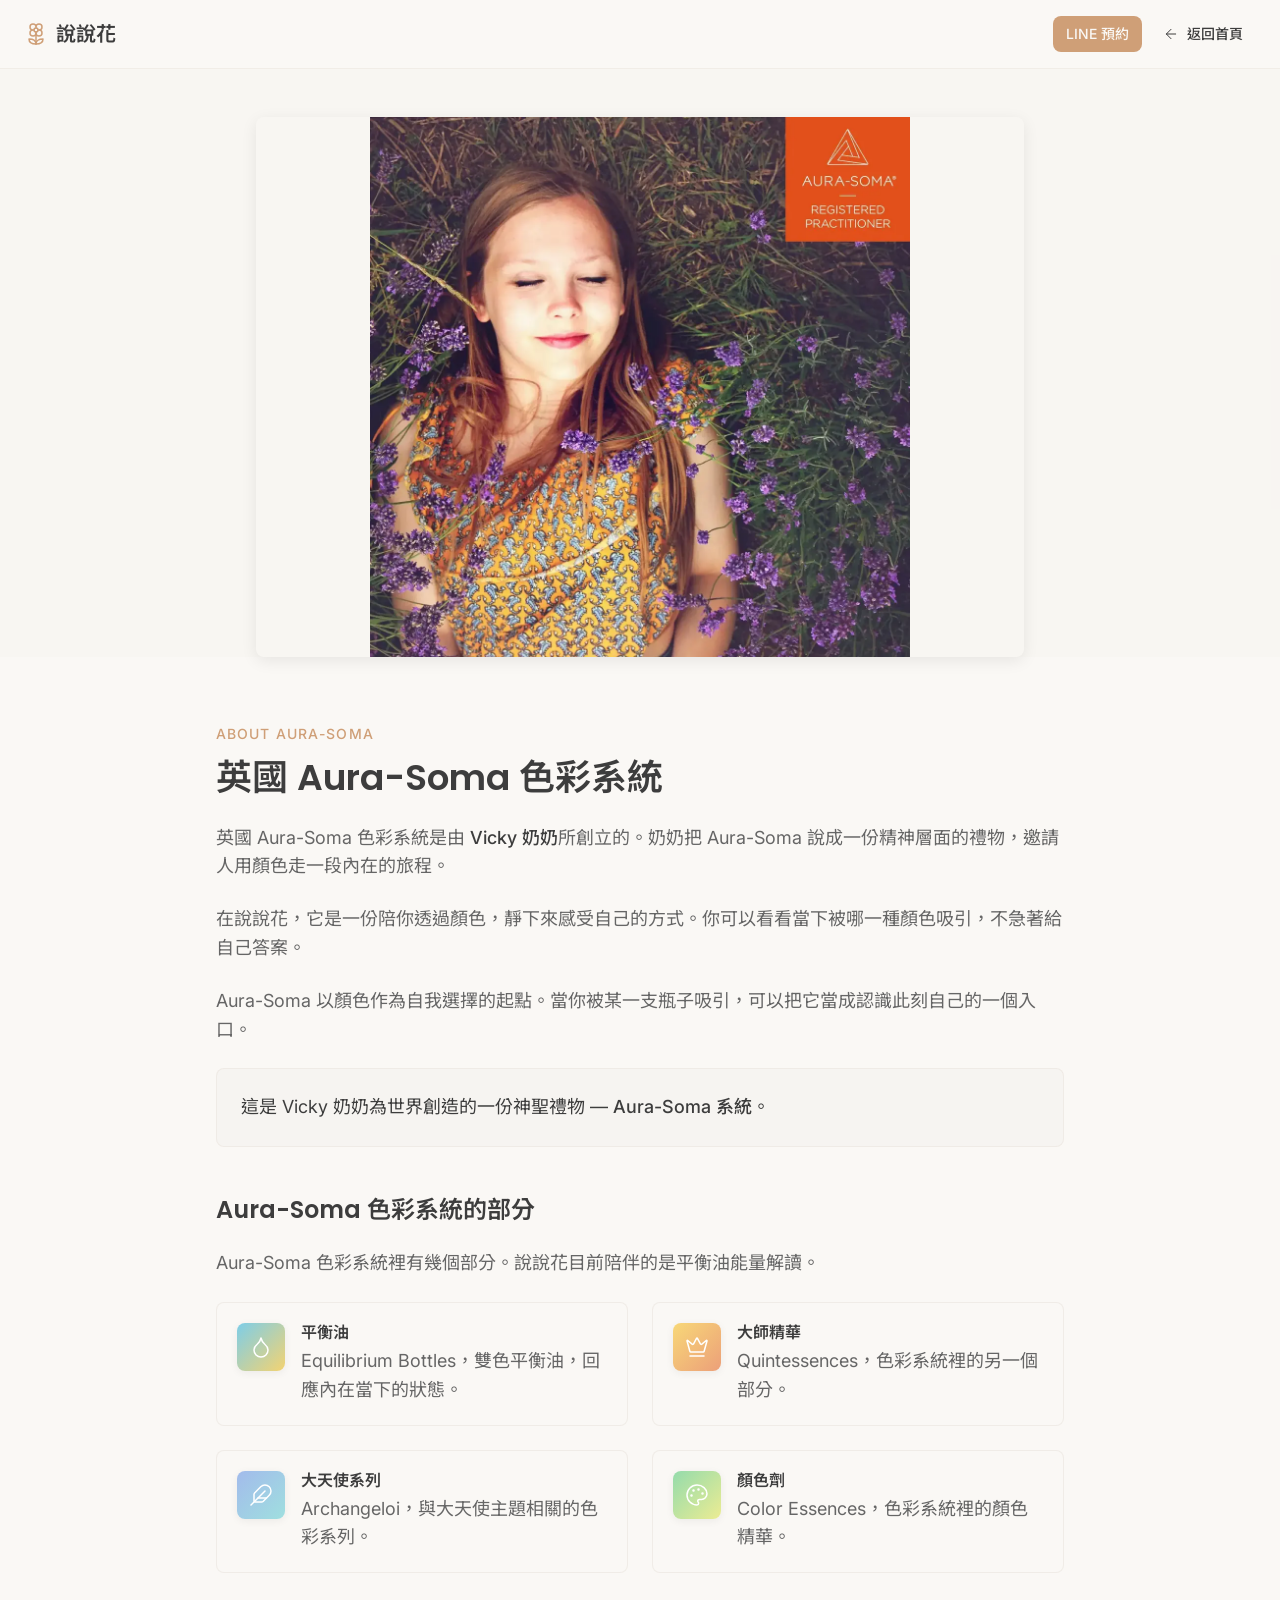
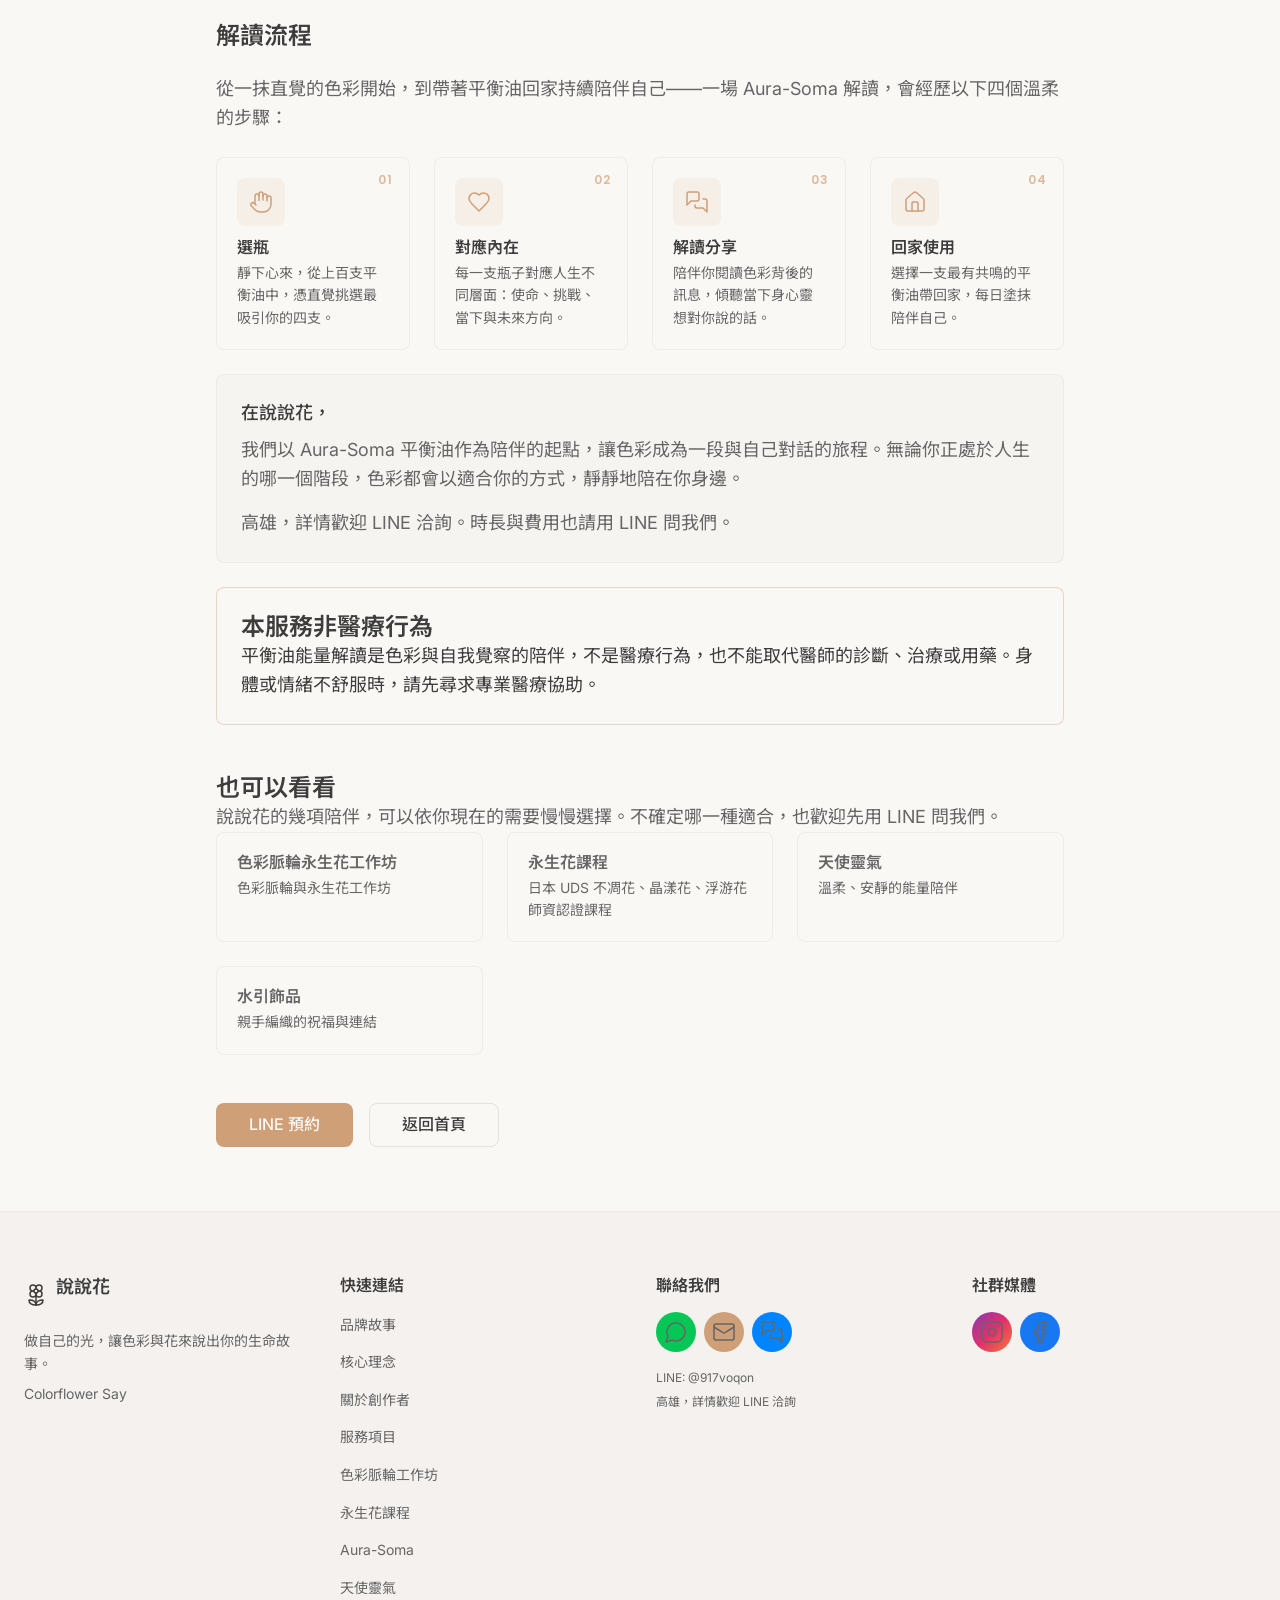
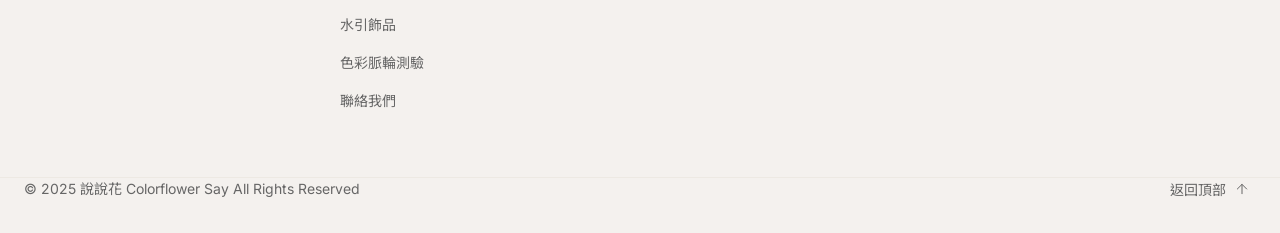
<file: aura-soma/index.html>
<!doctype html>
<html lang="zh-TW" data-root="../">
  <head>
    <meta charset="UTF-8">
    <meta name="viewport" content="width=device-width, initial-scale=1.0, viewport-fit=cover">
    <script>
      (function () {
        var ua = navigator.userAgent || "";
        var mobile = /Android|iPhone|iPad|iPod|Mobile|Windows Phone|Line\/|FBAN|FBAV|FB_IAB|Instagram/i.test(ua) || (/Macintosh/.test(ua) && navigator.maxTouchPoints > 1);
        if (mobile) document.documentElement.classList.add("is-mobile");
      })();
    </script>
    <title>英國 Aura-Soma 色彩系統｜高雄平衡油能量解讀｜說說花 Colorflower Say</title>
    <meta name="description" content="陪你透過顏色，靜下來感受自己。高雄可預約 Aura-Soma 平衡油陪伴。本服務非醫療行為，歡迎 LINE 洽詢。">
    <meta name="author" content="說說花 Colorflower Say">
    <meta name="p:domain_verify" content="dd0c061ab130ff6da00efb555382fbee">
    
    <link rel="canonical" href="https://j106226-star.github.io/colorflower-say-static/aura-soma">
    <meta property="og:type" content="website">
    <meta property="og:url" content="https://j106226-star.github.io/colorflower-say-static/aura-soma">
    <meta property="og:title" content="英國 Aura-Soma 色彩系統｜高雄平衡油能量解讀｜說說花 Colorflower Say">
    <meta property="og:description" content="陪你透過顏色，靜下來感受自己。高雄可預約 Aura-Soma 平衡油陪伴。本服務非醫療行為，歡迎 LINE 洽詢。">
    <meta property="og:image" content="https://j106226-star.github.io/colorflower-say-static/images/og-image.jpg">
    <meta property="og:image:width" content="1200">
    <meta property="og:image:height" content="630">
    <meta property="og:locale" content="zh_TW">
    <meta name="twitter:card" content="summary_large_image">
    <meta name="twitter:title" content="英國 Aura-Soma 色彩系統｜高雄平衡油能量解讀｜說說花 Colorflower Say">
    <meta name="twitter:description" content="陪你透過顏色，靜下來感受自己。高雄可預約 Aura-Soma 平衡油陪伴。本服務非醫療行為，歡迎 LINE 洽詢。">
    <meta name="twitter:image" content="https://j106226-star.github.io/colorflower-say-static/images/og-image.jpg">
    <link rel="icon" href="../favicon.ico">
    <script type="application/ld+json">{"@context":"https://schema.org","@type":["LocalBusiness","Organization"],"@id":"https://j106226-star.github.io/colorflower-say-static/#organization","name":"說說花 Colorflower Say","url":"https://j106226-star.github.io/colorflower-say-static/","image":"https://j106226-star.github.io/colorflower-say-static/images/og-image.jpg","description":"說說花是高雄的服務型工作室，結合色彩能量、永生花（不凋花）手作與祝福。服務範圍在高雄，詳情歡迎 LINE 洽詢。","email":"colorflowersay@gmail.com","areaServed":{"@type":"City","name":"高雄"},"contactPoint":{"@type":"ContactPoint","contactType":"customer support","name":"LINE @917voqon","url":"https://line.me/R/ti/p/@917voqon","availableLanguage":"zh-TW"},"sameAs":["https://www.instagram.com/colorflower.say25","https://www.facebook.com/colorflowersay"]}</script>
    <script type="application/ld+json">{"@context":"https://schema.org","@type":"BreadcrumbList","itemListElement":[{"@type":"ListItem","position":1,"name":"首頁","item":"https://j106226-star.github.io/colorflower-say-static/"},{"@type":"ListItem","position":2,"name":"Aura-Soma 平衡油能量解讀","item":"https://j106226-star.github.io/colorflower-say-static/aura-soma"}]}</script>
    <link rel="preconnect" href="https://fonts.googleapis.com">
    <link rel="preconnect" href="https://fonts.gstatic.com" crossorigin>
    <link href="https://fonts.googleapis.com/css2?family=Inter:wght@300;400;500;600&family=Noto+Sans+TC:wght@400;500;600;700&family=Poppins:wght@400;600;700&display=swap" rel="stylesheet">
    <link rel="stylesheet" href="../assets/site.css">
  </head>
  <body data-page="aura-soma">
    <header class="page-header">
    <div class="container nav-bar">
      <a class="logo" href="../"><svg class="icon" xmlns="http://www.w3.org/2000/svg" viewBox="0 0 24 24" fill="none" stroke="currentColor" stroke-width="1.5" stroke-linecap="round" stroke-linejoin="round" aria-hidden="true">

  <path d="M12 5a3 3 0 1 1 3 3m-3-3a3 3 0 1 0-3 3m3-3v1M9 8a3 3 0 1 0 3 3M9 8h1m5 0a3 3 0 1 1-3 3m3-3h-1m-2 3v-1" />
  <circle cx="12" cy="8" r="2" />
  <path d="M12 10v12" />
  <path d="M12 22c4.2 0 7-1.667 7-5-4.2 0-7 1.667-7 5Z" />
  <path d="M12 22c-4.2 0-7-1.667-7-5 4.2 0 7 1.667 7 5Z" />
</svg><span>說說花</span></a>
      <div class="header-actions">
        
        <a class="btn btn-solid btn-sm" href="https://line.me/R/ti/p/@917voqon" target="_blank" rel="noopener noreferrer">LINE 預約</a>
        <a class="btn btn-ghost btn-sm" href="../#hero"><svg class="icon icon-xs" xmlns="http://www.w3.org/2000/svg" viewBox="0 0 24 24" fill="none" stroke="currentColor" stroke-width="1.5" stroke-linecap="round" stroke-linejoin="round" aria-hidden="true">

  <path d="m12 19-7-7 7-7" />
  <path d="M19 12H5" />
</svg> 返回首頁</a>
      </div>
    </div>
  </header>
    <div class="page-hero"><div class="container inner"><div class="frame"><img src="../images/aura-soma.webp" alt="Aura-Soma 色彩能量系統 — 雙色平衡油"></div></div></div>
    <main class="section-container narrow">
      <span class="eyebrow">About Aura-Soma</span>
      <h1 class="section-title">英國 Aura-Soma 色彩系統</h1>
      <div class="stack muted lead">
        <p>英國 Aura-Soma 色彩系統是由 <span style="color:hsl(var(--foreground));font-weight:500">Vicky 奶奶</span>所創立的。奶奶把 Aura-Soma 說成一份精神層面的禮物，邀請人用顏色走一段內在的旅程。</p>
        <p>在說說花，它是一份陪你透過顏色，靜下來感受自己的方式。你可以看看當下被哪一種顏色吸引，不急著給自己答案。</p>
        <p>Aura-Soma 以顏色作為自我選擇的起點。當你被某一支瓶子吸引，可以把它當成認識此刻自己的一個入口。</p>
        <div class="callout"><p style="color:hsl(var(--foreground))">這是 Vicky 奶奶為世界創造的一份神聖禮物 — <span style="font-weight:500">Aura-Soma 系統</span>。</p></div>
        <h2 class="h2">Aura-Soma 色彩系統的部分</h2>
        <p>Aura-Soma 色彩系統裡有幾個部分。說說花目前陪伴的是平衡油能量解讀。</p>
        <ul class="five-grid" style="list-style:none;padding:0;margin:0">
          <li class="part">
            <div class="part-icon" style="background:linear-gradient(135deg, hsl(195 70% 70%), hsl(45 85% 70%))"><svg class="icon" xmlns="http://www.w3.org/2000/svg" viewBox="0 0 24 24" fill="none" stroke="currentColor" stroke-width="1.5" stroke-linecap="round" stroke-linejoin="round" aria-hidden="true">

  <path d="M12 22a7 7 0 0 0 7-7c0-2-1-3.9-3-5.5s-3.5-4-4-6.5c-.5 2.5-2 4.9-4 6.5C6 11.1 5 13 5 15a7 7 0 0 0 7 7z" />
</svg></div>
            <div><h3>平衡油</h3><p>Equilibrium Bottles，雙色平衡油，回應內在當下的狀態。</p></div>
          </li><li class="part">
            <div class="part-icon" style="background:linear-gradient(135deg, hsl(45 90% 72%), hsl(20 75% 70%))"><svg class="icon" xmlns="http://www.w3.org/2000/svg" viewBox="0 0 24 24" fill="none" stroke="currentColor" stroke-width="1.5" stroke-linecap="round" stroke-linejoin="round" aria-hidden="true">

  <path d="M11.562 3.266a.5.5 0 0 1 .876 0L15.39 8.87a1 1 0 0 0 1.516.294L21.183 5.5a.5.5 0 0 1 .798.519l-2.834 10.246a1 1 0 0 1-.956.734H5.81a1 1 0 0 1-.957-.734L2.02 6.02a.5.5 0 0 1 .798-.519l4.276 3.664a1 1 0 0 0 1.516-.294z" />
  <path d="M5 21h14" />
</svg></div>
            <div><h3>大師精華</h3><p>Quintessences，色彩系統裡的另一個部分。</p></div>
          </li><li class="part">
            <div class="part-icon" style="background:linear-gradient(135deg, hsl(220 65% 78%), hsl(180 50% 75%))"><svg class="icon" xmlns="http://www.w3.org/2000/svg" viewBox="0 0 24 24" fill="none" stroke="currentColor" stroke-width="1.5" stroke-linecap="round" stroke-linejoin="round" aria-hidden="true">

  <path d="M12.67 19a2 2 0 0 0 1.416-.588l6.154-6.172a6 6 0 0 0-8.49-8.49L5.586 9.914A2 2 0 0 0 5 11.328V18a1 1 0 0 0 1 1z" />
  <path d="M16 8 2 22" />
  <path d="M17.5 15H9" />
</svg></div>
            <div><h3>大天使系列</h3><p>Archangeloi，與大天使主題相關的色彩系列。</p></div>
          </li><li class="part">
            <div class="part-icon" style="background:linear-gradient(135deg, hsl(140 50% 72%), hsl(60 70% 75%))"><svg class="icon" xmlns="http://www.w3.org/2000/svg" viewBox="0 0 24 24" fill="none" stroke="currentColor" stroke-width="1.5" stroke-linecap="round" stroke-linejoin="round" aria-hidden="true">

  <circle cx="13.5" cy="6.5" r=".5" fill="currentColor" />
  <circle cx="17.5" cy="10.5" r=".5" fill="currentColor" />
  <circle cx="8.5" cy="7.5" r=".5" fill="currentColor" />
  <circle cx="6.5" cy="12.5" r=".5" fill="currentColor" />
  <path d="M12 2C6.5 2 2 6.5 2 12s4.5 10 10 10c.926 0 1.648-.746 1.648-1.688 0-.437-.18-.835-.437-1.125-.29-.289-.438-.652-.438-1.125a1.64 1.64 0 0 1 1.668-1.668h1.996c3.051 0 5.555-2.503 5.555-5.554C21.965 6.012 17.461 2 12 2z" />
</svg></div>
            <div><h3>顏色劑</h3><p>Color Essences，色彩系統裡的顏色精華。</p></div>
          </li>
        </ul>
        <h2 class="h2">解讀流程</h2>
        <p>從一抹直覺的色彩開始，到帶著平衡油回家持續陪伴自己——一場 Aura-Soma 解讀，會經歷以下四個溫柔的步驟：</p>
        <ol class="step-grid cols-4" style="list-style:none;padding:0;margin:0">
          <li class="step">
            <span class="step-no">01</span>
            <div class="icon-tile"><svg class="icon" xmlns="http://www.w3.org/2000/svg" viewBox="0 0 24 24" fill="none" stroke="currentColor" stroke-width="1.5" stroke-linecap="round" stroke-linejoin="round" aria-hidden="true">

  <path d="M18 11V6a2 2 0 0 0-2-2a2 2 0 0 0-2 2" />
  <path d="M14 10V4a2 2 0 0 0-2-2a2 2 0 0 0-2 2v2" />
  <path d="M10 10.5V6a2 2 0 0 0-2-2a2 2 0 0 0-2 2v8" />
  <path d="M18 8a2 2 0 1 1 4 0v6a8 8 0 0 1-8 8h-2c-2.8 0-4.5-.86-5.99-2.34l-3.6-3.6a2 2 0 0 1 2.83-2.82L7 15" />
</svg></div>
            <h3>選瓶</h3>
            <p>靜下心來，從上百支平衡油中，憑直覺挑選最吸引你的四支。</p>
          </li><li class="step">
            <span class="step-no">02</span>
            <div class="icon-tile"><svg class="icon" xmlns="http://www.w3.org/2000/svg" viewBox="0 0 24 24" fill="none" stroke="currentColor" stroke-width="1.5" stroke-linecap="round" stroke-linejoin="round" aria-hidden="true">

  <path d="M19 14c1.49-1.46 3-3.21 3-5.5A5.5 5.5 0 0 0 16.5 3c-1.76 0-3 .5-4.5 2-1.5-1.5-2.74-2-4.5-2A5.5 5.5 0 0 0 2 8.5c0 2.3 1.5 4.05 3 5.5l7 7Z" />
</svg></div>
            <h3>對應內在</h3>
            <p>每一支瓶子對應人生不同層面：使命、挑戰、當下與未來方向。</p>
          </li><li class="step">
            <span class="step-no">03</span>
            <div class="icon-tile"><svg class="icon" xmlns="http://www.w3.org/2000/svg" viewBox="0 0 24 24" fill="none" stroke="currentColor" stroke-width="1.5" stroke-linecap="round" stroke-linejoin="round" aria-hidden="true">

  <path d="M14 9a2 2 0 0 1-2 2H6l-4 4V4a2 2 0 0 1 2-2h8a2 2 0 0 1 2 2z" />
  <path d="M18 9h2a2 2 0 0 1 2 2v11l-4-4h-6a2 2 0 0 1-2-2v-1" />
</svg></div>
            <h3>解讀分享</h3>
            <p>陪伴你閱讀色彩背後的訊息，傾聽當下身心靈想對你說的話。</p>
          </li><li class="step">
            <span class="step-no">04</span>
            <div class="icon-tile"><svg class="icon" xmlns="http://www.w3.org/2000/svg" viewBox="0 0 24 24" fill="none" stroke="currentColor" stroke-width="1.5" stroke-linecap="round" stroke-linejoin="round" aria-hidden="true">

  <path d="M15 21v-8a1 1 0 0 0-1-1h-4a1 1 0 0 0-1 1v8" />
  <path d="M3 10a2 2 0 0 1 .709-1.528l7-5.999a2 2 0 0 1 2.582 0l7 5.999A2 2 0 0 1 21 10v9a2 2 0 0 1-2 2H5a2 2 0 0 1-2-2z" />
</svg></div>
            <h3>回家使用</h3>
            <p>選擇一支最有共鳴的平衡油帶回家，每日塗抹陪伴自己。</p>
          </li>
        </ol>
        <div class="callout">
          <p style="color:hsl(var(--foreground));font-weight:500;margin-bottom:0.5rem">在說說花，</p>
          <p>我們以 Aura-Soma 平衡油作為陪伴的起點，讓色彩成為一段與自己對話的旅程。無論你正處於人生的哪一個階段，色彩都會以適合你的方式，靜靜地陪在你身邊。</p>
          <p style="margin-top:1rem">高雄，詳情歡迎 LINE 洽詢。時長與費用也請用 LINE 問我們。</p>
        </div>
        <div class="disclaimer-strong">
          <h2 class="h2" style="margin-top:0">本服務非醫療行為</h2>
          <p style="color:hsl(var(--foreground))">平衡油能量解讀是色彩與自我覺察的陪伴，不是醫療行為，也不能取代醫師的診斷、治療或用藥。身體或情緒不舒服時，請先尋求專業醫療協助。</p>
        </div>
        <div>
    <h2 class="h2">也可以看看</h2>
    <p>說說花的幾項陪伴，可以依你現在的需要慢慢選擇。不確定哪一種適合，也歡迎先用 LINE 問我們。</p>
    <ul class="related-grid" style="list-style:none;padding:0;margin:0">
      <li><a href="../preserved-flower-workshop/"><h3>色彩脈輪永生花工作坊</h3><p>色彩脈輪與永生花工作坊</p></a></li><li><a href="../preserved-flower-courses/"><h3>永生花課程</h3><p>日本 UDS 不凋花、晶漾花、浮游花師資認證課程</p></a></li><li><a href="../angel-reiki/"><h3>天使靈氣</h3><p>溫柔、安靜的能量陪伴</p></a></li><li><a href="../mizuhiki/"><h3>水引飾品</h3><p>親手編織的祝福與連結</p></a></li>
    </ul>
  </div>
      </div>
      <div class="btn-row">
    <a class="btn btn-primary btn-lg btn-block-sm w-sm-auto" href="https://line.me/R/ti/p/@917voqon" target="_blank" rel="noopener noreferrer">LINE 預約</a>
    <a class="btn btn-outline btn-lg" href="../#hero">返回首頁</a>
  </div>
    </main>
    <footer class="site-footer">
    <div class="container footer-grid">
      <div>
        <div class="brand-row"><svg class="icon" xmlns="http://www.w3.org/2000/svg" viewBox="0 0 24 24" fill="none" stroke="currentColor" stroke-width="1.5" stroke-linecap="round" stroke-linejoin="round" aria-hidden="true">

  <path d="M12 5a3 3 0 1 1 3 3m-3-3a3 3 0 1 0-3 3m3-3v1M9 8a3 3 0 1 0 3 3M9 8h1m5 0a3 3 0 1 1-3 3m3-3h-1m-2 3v-1" />
  <circle cx="12" cy="8" r="2" />
  <path d="M12 10v12" />
  <path d="M12 22c4.2 0 7-1.667 7-5-4.2 0-7 1.667-7 5Z" />
  <path d="M12 22c-4.2 0-7-1.667-7-5 4.2 0 7 1.667 7 5Z" />
</svg><h3>說說花</h3></div>
        <p class="muted" style="font-size:0.875rem">做自己的光，讓色彩與花來說出你的生命故事。</p>
        <p class="muted" style="font-size:0.875rem;margin-top:0.5rem">Colorflower Say</p>
      </div>
      <div>
        <h4>快速連結</h4>
        <ul><li><a href="../#story">品牌故事</a></li><li><a href="../#values">核心理念</a></li><li><a href="../#team">關於創作者</a></li><li><a href="../#achievements">服務項目</a></li><li><a href="../preserved-flower-workshop/">色彩脈輪工作坊</a></li><li><a href="../preserved-flower-courses/">永生花課程</a></li><li><a href="../aura-soma/">Aura-Soma</a></li><li><a href="../angel-reiki/">天使靈氣</a></li><li><a href="../mizuhiki/">水引飾品</a></li><li><a href="../chakra-quiz/">色彩脈輪測驗</a></li><li><a href="../#contact">聯絡我們</a></li></ul>
      </div>
      <div>
        <h4>聯絡我們</h4>
        <div class="socials">
          <a class="social-btn bg-line" href="https://line.me/R/ti/p/@917voqon" target="_blank" rel="noopener noreferrer" title="加入 LINE 好友"><svg class="icon" xmlns="http://www.w3.org/2000/svg" viewBox="0 0 24 24" fill="none" stroke="currentColor" stroke-width="1.5" stroke-linecap="round" stroke-linejoin="round" aria-hidden="true">

  <path d="M7.9 20A9 9 0 1 0 4 16.1L2 22Z" />
</svg></a>
          <a class="social-btn bg-mail" href="mailto:colorflowersay@gmail.com" title="發送 Email"><svg class="icon" xmlns="http://www.w3.org/2000/svg" viewBox="0 0 24 24" fill="none" stroke="currentColor" stroke-width="1.5" stroke-linecap="round" stroke-linejoin="round" aria-hidden="true">

  <rect width="20" height="16" x="2" y="4" rx="2" />
  <path d="m22 7-8.97 5.7a1.94 1.94 0 0 1-2.06 0L2 7" />
</svg></a>
          <a class="social-btn bg-msg" href="https://www.messenger.com/t/colorflowersay" target="_blank" rel="noopener noreferrer" title="Messenger 聊天"><svg class="icon" xmlns="http://www.w3.org/2000/svg" viewBox="0 0 24 24" fill="none" stroke="currentColor" stroke-width="1.5" stroke-linecap="round" stroke-linejoin="round" aria-hidden="true">

  <path d="M14 9a2 2 0 0 1-2 2H6l-4 4V4a2 2 0 0 1 2-2h8a2 2 0 0 1 2 2z" />
  <path d="M18 9h2a2 2 0 0 1 2 2v11l-4-4h-6a2 2 0 0 1-2-2v-1" />
</svg></a>
        </div>
        <p class="muted" style="font-size:0.75rem">LINE: @917voqon</p>
        <p class="muted" style="font-size:0.75rem;margin-top:0.35rem">高雄，詳情歡迎 LINE 洽詢</p>
      </div>
      <div>
        <h4>社群媒體</h4>
        <div class="socials">
          <a class="social-btn bg-ig" href="https://www.instagram.com/colorflower.say25" target="_blank" rel="noopener noreferrer" title="@colorflower.say25"><svg class="icon" xmlns="http://www.w3.org/2000/svg" viewBox="0 0 24 24" fill="none" stroke="currentColor" stroke-width="1.5" stroke-linecap="round" stroke-linejoin="round" aria-hidden="true">

  <rect width="20" height="20" x="2" y="2" rx="5" ry="5" />
  <path d="M16 11.37A4 4 0 1 1 12.63 8 4 4 0 0 1 16 11.37z" />
  <line x1="17.5" x2="17.51" y1="6.5" y2="6.5" />
</svg></a>
          <a class="social-btn bg-fb" href="https://www.facebook.com/colorflowersay" target="_blank" rel="noopener noreferrer" title="說說花 Facebook"><svg class="icon" xmlns="http://www.w3.org/2000/svg" viewBox="0 0 24 24" fill="none" stroke="currentColor" stroke-width="1.5" stroke-linecap="round" stroke-linejoin="round" aria-hidden="true">

  <path d="M18 2h-3a5 5 0 0 0-5 5v3H7v4h3v8h4v-8h3l1-4h-4V7a1 1 0 0 1 1-1h3z" />
</svg></a>
        </div>
      </div>
    </div>
    <div class="container legal">
      <p class="muted" style="font-size:0.875rem">© 2025 說說花 Colorflower Say All Rights Reserved</p>
      <button type="button" class="top-btn" data-top>返回頂部 <svg class="icon icon-xs" xmlns="http://www.w3.org/2000/svg" viewBox="0 0 24 24" fill="none" stroke="currentColor" stroke-width="1.5" stroke-linecap="round" stroke-linejoin="round" aria-hidden="true">

  <path d="m5 12 7-7 7 7" />
  <path d="M12 19V5" />
</svg></button>
    </div>
  </footer>
    <a id="floating-cart" class="floating-cart" hidden href="../cart/" aria-label="前往購物車，0 件">前往購物車<span data-floating-count>0</span></a>
    <script src="../assets/site.js" defer></script>
  </body>
</html>
</file>
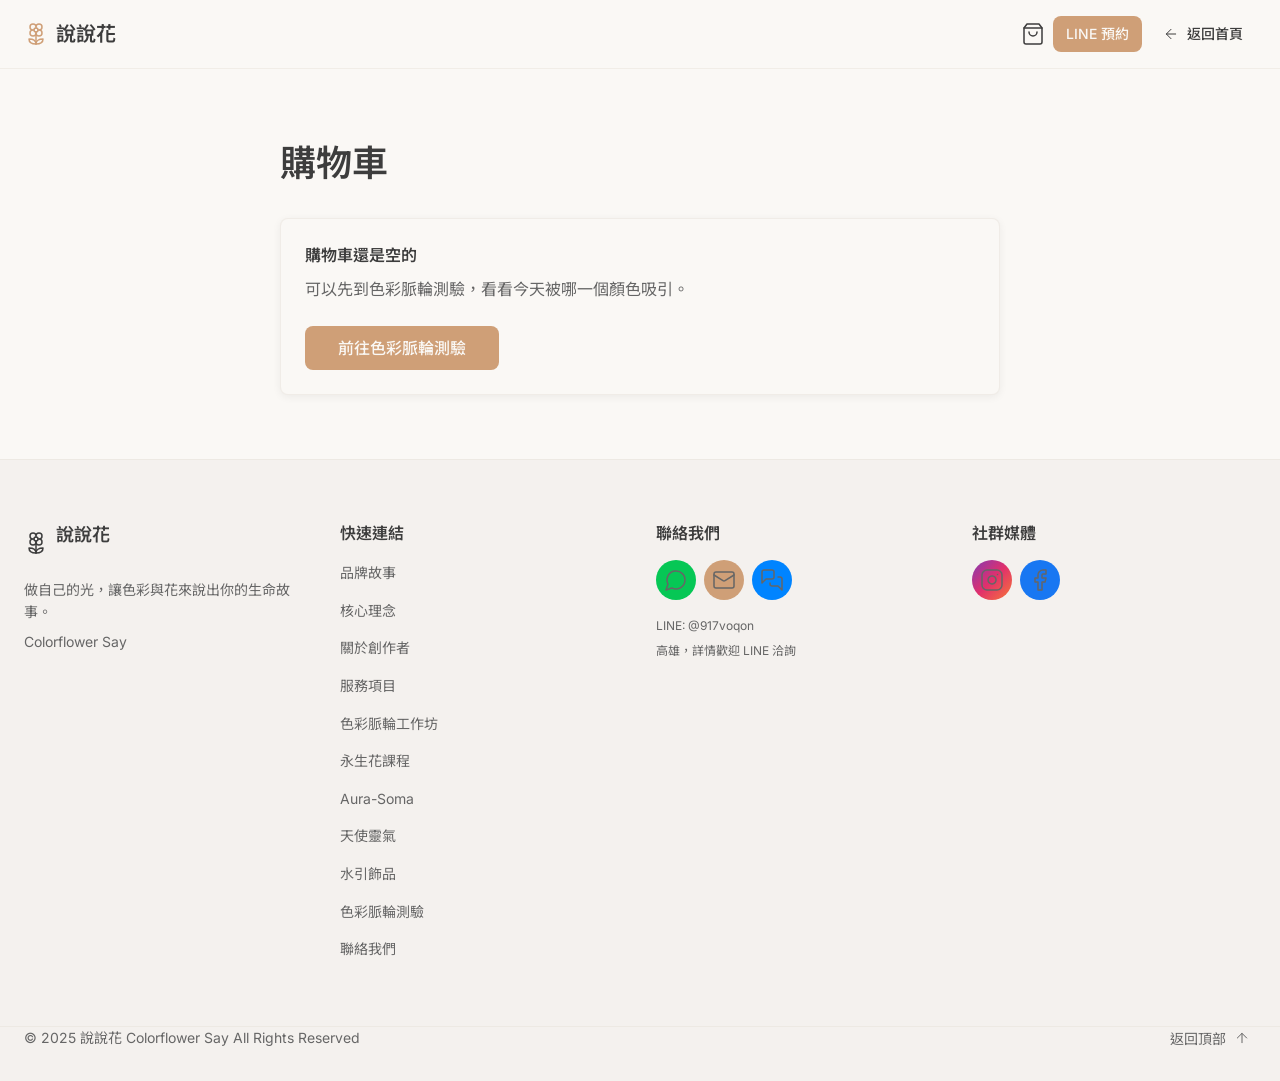
<file: cart/index.html>
<!doctype html>
<html lang="zh-TW" data-root="../">
  <head>
    <meta charset="UTF-8">
    <meta name="viewport" content="width=device-width, initial-scale=1.0, viewport-fit=cover">
    <script>
      (function () {
        var ua = navigator.userAgent || "";
        var mobile = /Android|iPhone|iPad|iPod|Mobile|Windows Phone|Line\/|FBAN|FBAV|FB_IAB|Instagram/i.test(ua) || (/Macintosh/.test(ua) && navigator.maxTouchPoints > 1);
        if (mobile) document.documentElement.classList.add("is-mobile");
      })();
    </script>
    <title>購物車｜說說花 Colorflower Say</title>
    <meta name="description" content="看看這次想訂的花藝作品。運費與付款方式會在 LINE 上跟你確認。">
    <meta name="author" content="說說花 Colorflower Say">
    <meta name="p:domain_verify" content="dd0c061ab130ff6da00efb555382fbee">
    <meta name="robots" content="noindex, nofollow">
    <link rel="canonical" href="https://j106226-star.github.io/colorflower-say-static/cart">
    <meta property="og:type" content="website">
    <meta property="og:url" content="https://j106226-star.github.io/colorflower-say-static/cart">
    <meta property="og:title" content="購物車｜說說花 Colorflower Say">
    <meta property="og:description" content="看看這次想訂的花藝作品。運費與付款方式會在 LINE 上跟你確認。">
    <meta property="og:image" content="https://j106226-star.github.io/colorflower-say-static/images/og-image.jpg">
    <meta property="og:image:width" content="1200">
    <meta property="og:image:height" content="630">
    <meta property="og:locale" content="zh_TW">
    <meta name="twitter:card" content="summary_large_image">
    <meta name="twitter:title" content="購物車｜說說花 Colorflower Say">
    <meta name="twitter:description" content="看看這次想訂的花藝作品。運費與付款方式會在 LINE 上跟你確認。">
    <meta name="twitter:image" content="https://j106226-star.github.io/colorflower-say-static/images/og-image.jpg">
    <link rel="icon" href="../favicon.ico">
    <script type="application/ld+json">{"@context":"https://schema.org","@type":["LocalBusiness","Organization"],"@id":"https://j106226-star.github.io/colorflower-say-static/#organization","name":"說說花 Colorflower Say","url":"https://j106226-star.github.io/colorflower-say-static/","image":"https://j106226-star.github.io/colorflower-say-static/images/og-image.jpg","description":"說說花是高雄的服務型工作室，結合色彩能量、永生花（不凋花）手作與祝福。服務範圍在高雄，詳情歡迎 LINE 洽詢。","email":"colorflowersay@gmail.com","areaServed":{"@type":"City","name":"高雄"},"contactPoint":{"@type":"ContactPoint","contactType":"customer support","name":"LINE @917voqon","url":"https://line.me/R/ti/p/@917voqon","availableLanguage":"zh-TW"},"sameAs":["https://www.instagram.com/colorflower.say25","https://www.facebook.com/colorflowersay"]}</script>
    <script type="application/ld+json">{"@context":"https://schema.org","@type":"BreadcrumbList","itemListElement":[{"@type":"ListItem","position":1,"name":"首頁","item":"https://j106226-star.github.io/colorflower-say-static/"},{"@type":"ListItem","position":2,"name":"購物車","item":"https://j106226-star.github.io/colorflower-say-static/cart"}]}</script>
    <link rel="preconnect" href="https://fonts.googleapis.com">
    <link rel="preconnect" href="https://fonts.gstatic.com" crossorigin>
    <link href="https://fonts.googleapis.com/css2?family=Inter:wght@300;400;500;600&family=Noto+Sans+TC:wght@400;500;600;700&family=Poppins:wght@400;600;700&display=swap" rel="stylesheet">
    <link rel="stylesheet" href="../assets/site.css">
  </head>
  <body data-page="cart">
    <header class="page-header">
    <div class="container nav-bar">
      <a class="logo" href="../"><svg class="icon" xmlns="http://www.w3.org/2000/svg" viewBox="0 0 24 24" fill="none" stroke="currentColor" stroke-width="1.5" stroke-linecap="round" stroke-linejoin="round" aria-hidden="true">

  <path d="M12 5a3 3 0 1 1 3 3m-3-3a3 3 0 1 0-3 3m3-3v1M9 8a3 3 0 1 0 3 3M9 8h1m5 0a3 3 0 1 1-3 3m3-3h-1m-2 3v-1" />
  <circle cx="12" cy="8" r="2" />
  <path d="M12 10v12" />
  <path d="M12 22c4.2 0 7-1.667 7-5-4.2 0-7 1.667-7 5Z" />
  <path d="M12 22c-4.2 0-7-1.667-7-5 4.2 0 7 1.667 7 5Z" />
</svg><span>說說花</span></a>
      <div class="header-actions">
        <a class="cart-link" data-cart-link href="../cart/" aria-label="購物車"><svg class="icon" xmlns="http://www.w3.org/2000/svg" viewBox="0 0 24 24" fill="none" stroke="currentColor" stroke-width="1.5" stroke-linecap="round" stroke-linejoin="round" aria-hidden="true">

  <path d="M6 2 3 6v14a2 2 0 0 0 2 2h14a2 2 0 0 0 2-2V6l-3-4Z" />
  <path d="M3 6h18" />
  <path d="M16 10a4 4 0 0 1-8 0" />
</svg><span class="cart-badge" data-cart-badge hidden>0</span></a>
        <a class="btn btn-solid btn-sm" href="https://line.me/R/ti/p/@917voqon" target="_blank" rel="noopener noreferrer">LINE 預約</a>
        <a class="btn btn-ghost btn-sm" href="../#hero"><svg class="icon icon-xs" xmlns="http://www.w3.org/2000/svg" viewBox="0 0 24 24" fill="none" stroke="currentColor" stroke-width="1.5" stroke-linecap="round" stroke-linejoin="round" aria-hidden="true">

  <path d="m12 19-7-7 7-7" />
  <path d="M19 12H5" />
</svg> 返回首頁</a>
      </div>
    </div>
  </header>
    <main class="section-container mid">
      <h1 class="section-title">購物車</h1>
      <div id="cart-empty" class="card" style="margin-top:2rem;padding:1.5rem">
        <p style="font-family:var(--font-heading);font-weight:600">購物車還是空的</p>
        <p class="muted" style="margin-top:0.5rem">可以先到色彩脈輪測驗，看看今天被哪一個顏色吸引。</p>
        <a class="btn btn-primary btn-lg" style="margin-top:1.5rem" href="../chakra-quiz/">前往色彩脈輪測驗</a>
      </div>
      <div id="cart-filled" hidden>
        <ul id="cart-lines" style="list-style:none;margin:2rem 0 0;padding:0"></ul>
        <p id="cart-subtotal" class="subtotal"></p>
        <div style="margin-top:1.5rem">
          <div class="btn-row" style="margin-top:0">
            <a id="line-order-mobile" class="btn btn-primary btn-lg mobile-only" href="https://line.me/R/ti/p/@917voqon">用 LINE 送出訂單</a>
            <a class="btn btn-primary btn-lg desktop-only" href="https://line.me/R/ti/p/@917voqon" target="_blank" rel="noopener noreferrer">用 LINE 送出訂單</a>
            <button type="button" id="copy-order" class="btn btn-outline btn-lg desktop-only">複製訂購內容</button>
          </div>
          <p class="muted" style="margin-top:0.75rem;font-size:0.875rem">運費與付款方式會在 LINE 上跟你確認。</p>
          <p id="copy-status" class="copy-status desktop-only" role="status" aria-live="polite"></p>
          <textarea id="order-fallback" class="order-text-box desktop-only" hidden readonly rows="10" aria-label="訂購內容"></textarea>
        </div>
      </div>
    </main>
    <footer class="site-footer">
    <div class="container footer-grid">
      <div>
        <div class="brand-row"><svg class="icon" xmlns="http://www.w3.org/2000/svg" viewBox="0 0 24 24" fill="none" stroke="currentColor" stroke-width="1.5" stroke-linecap="round" stroke-linejoin="round" aria-hidden="true">

  <path d="M12 5a3 3 0 1 1 3 3m-3-3a3 3 0 1 0-3 3m3-3v1M9 8a3 3 0 1 0 3 3M9 8h1m5 0a3 3 0 1 1-3 3m3-3h-1m-2 3v-1" />
  <circle cx="12" cy="8" r="2" />
  <path d="M12 10v12" />
  <path d="M12 22c4.2 0 7-1.667 7-5-4.2 0-7 1.667-7 5Z" />
  <path d="M12 22c-4.2 0-7-1.667-7-5 4.2 0 7 1.667 7 5Z" />
</svg><h3>說說花</h3></div>
        <p class="muted" style="font-size:0.875rem">做自己的光，讓色彩與花來說出你的生命故事。</p>
        <p class="muted" style="font-size:0.875rem;margin-top:0.5rem">Colorflower Say</p>
      </div>
      <div>
        <h4>快速連結</h4>
        <ul><li><a href="../#story">品牌故事</a></li><li><a href="../#values">核心理念</a></li><li><a href="../#team">關於創作者</a></li><li><a href="../#achievements">服務項目</a></li><li><a href="../preserved-flower-workshop/">色彩脈輪工作坊</a></li><li><a href="../preserved-flower-courses/">永生花課程</a></li><li><a href="../aura-soma/">Aura-Soma</a></li><li><a href="../angel-reiki/">天使靈氣</a></li><li><a href="../mizuhiki/">水引飾品</a></li><li><a href="../chakra-quiz/">色彩脈輪測驗</a></li><li><a href="../#contact">聯絡我們</a></li></ul>
      </div>
      <div>
        <h4>聯絡我們</h4>
        <div class="socials">
          <a class="social-btn bg-line" href="https://line.me/R/ti/p/@917voqon" target="_blank" rel="noopener noreferrer" title="加入 LINE 好友"><svg class="icon" xmlns="http://www.w3.org/2000/svg" viewBox="0 0 24 24" fill="none" stroke="currentColor" stroke-width="1.5" stroke-linecap="round" stroke-linejoin="round" aria-hidden="true">

  <path d="M7.9 20A9 9 0 1 0 4 16.1L2 22Z" />
</svg></a>
          <a class="social-btn bg-mail" href="mailto:colorflowersay@gmail.com" title="發送 Email"><svg class="icon" xmlns="http://www.w3.org/2000/svg" viewBox="0 0 24 24" fill="none" stroke="currentColor" stroke-width="1.5" stroke-linecap="round" stroke-linejoin="round" aria-hidden="true">

  <rect width="20" height="16" x="2" y="4" rx="2" />
  <path d="m22 7-8.97 5.7a1.94 1.94 0 0 1-2.06 0L2 7" />
</svg></a>
          <a class="social-btn bg-msg" href="https://www.messenger.com/t/colorflowersay" target="_blank" rel="noopener noreferrer" title="Messenger 聊天"><svg class="icon" xmlns="http://www.w3.org/2000/svg" viewBox="0 0 24 24" fill="none" stroke="currentColor" stroke-width="1.5" stroke-linecap="round" stroke-linejoin="round" aria-hidden="true">

  <path d="M14 9a2 2 0 0 1-2 2H6l-4 4V4a2 2 0 0 1 2-2h8a2 2 0 0 1 2 2z" />
  <path d="M18 9h2a2 2 0 0 1 2 2v11l-4-4h-6a2 2 0 0 1-2-2v-1" />
</svg></a>
        </div>
        <p class="muted" style="font-size:0.75rem">LINE: @917voqon</p>
        <p class="muted" style="font-size:0.75rem;margin-top:0.35rem">高雄，詳情歡迎 LINE 洽詢</p>
      </div>
      <div>
        <h4>社群媒體</h4>
        <div class="socials">
          <a class="social-btn bg-ig" href="https://www.instagram.com/colorflower.say25" target="_blank" rel="noopener noreferrer" title="@colorflower.say25"><svg class="icon" xmlns="http://www.w3.org/2000/svg" viewBox="0 0 24 24" fill="none" stroke="currentColor" stroke-width="1.5" stroke-linecap="round" stroke-linejoin="round" aria-hidden="true">

  <rect width="20" height="20" x="2" y="2" rx="5" ry="5" />
  <path d="M16 11.37A4 4 0 1 1 12.63 8 4 4 0 0 1 16 11.37z" />
  <line x1="17.5" x2="17.51" y1="6.5" y2="6.5" />
</svg></a>
          <a class="social-btn bg-fb" href="https://www.facebook.com/colorflowersay" target="_blank" rel="noopener noreferrer" title="說說花 Facebook"><svg class="icon" xmlns="http://www.w3.org/2000/svg" viewBox="0 0 24 24" fill="none" stroke="currentColor" stroke-width="1.5" stroke-linecap="round" stroke-linejoin="round" aria-hidden="true">

  <path d="M18 2h-3a5 5 0 0 0-5 5v3H7v4h3v8h4v-8h3l1-4h-4V7a1 1 0 0 1 1-1h3z" />
</svg></a>
        </div>
      </div>
    </div>
    <div class="container legal">
      <p class="muted" style="font-size:0.875rem">© 2025 說說花 Colorflower Say All Rights Reserved</p>
      <button type="button" class="top-btn" data-top>返回頂部 <svg class="icon icon-xs" xmlns="http://www.w3.org/2000/svg" viewBox="0 0 24 24" fill="none" stroke="currentColor" stroke-width="1.5" stroke-linecap="round" stroke-linejoin="round" aria-hidden="true">

  <path d="m5 12 7-7 7 7" />
  <path d="M12 19V5" />
</svg></button>
    </div>
  </footer>
    
    <script src="../assets/site.js" defer></script>
  </body>
</html>
</file>
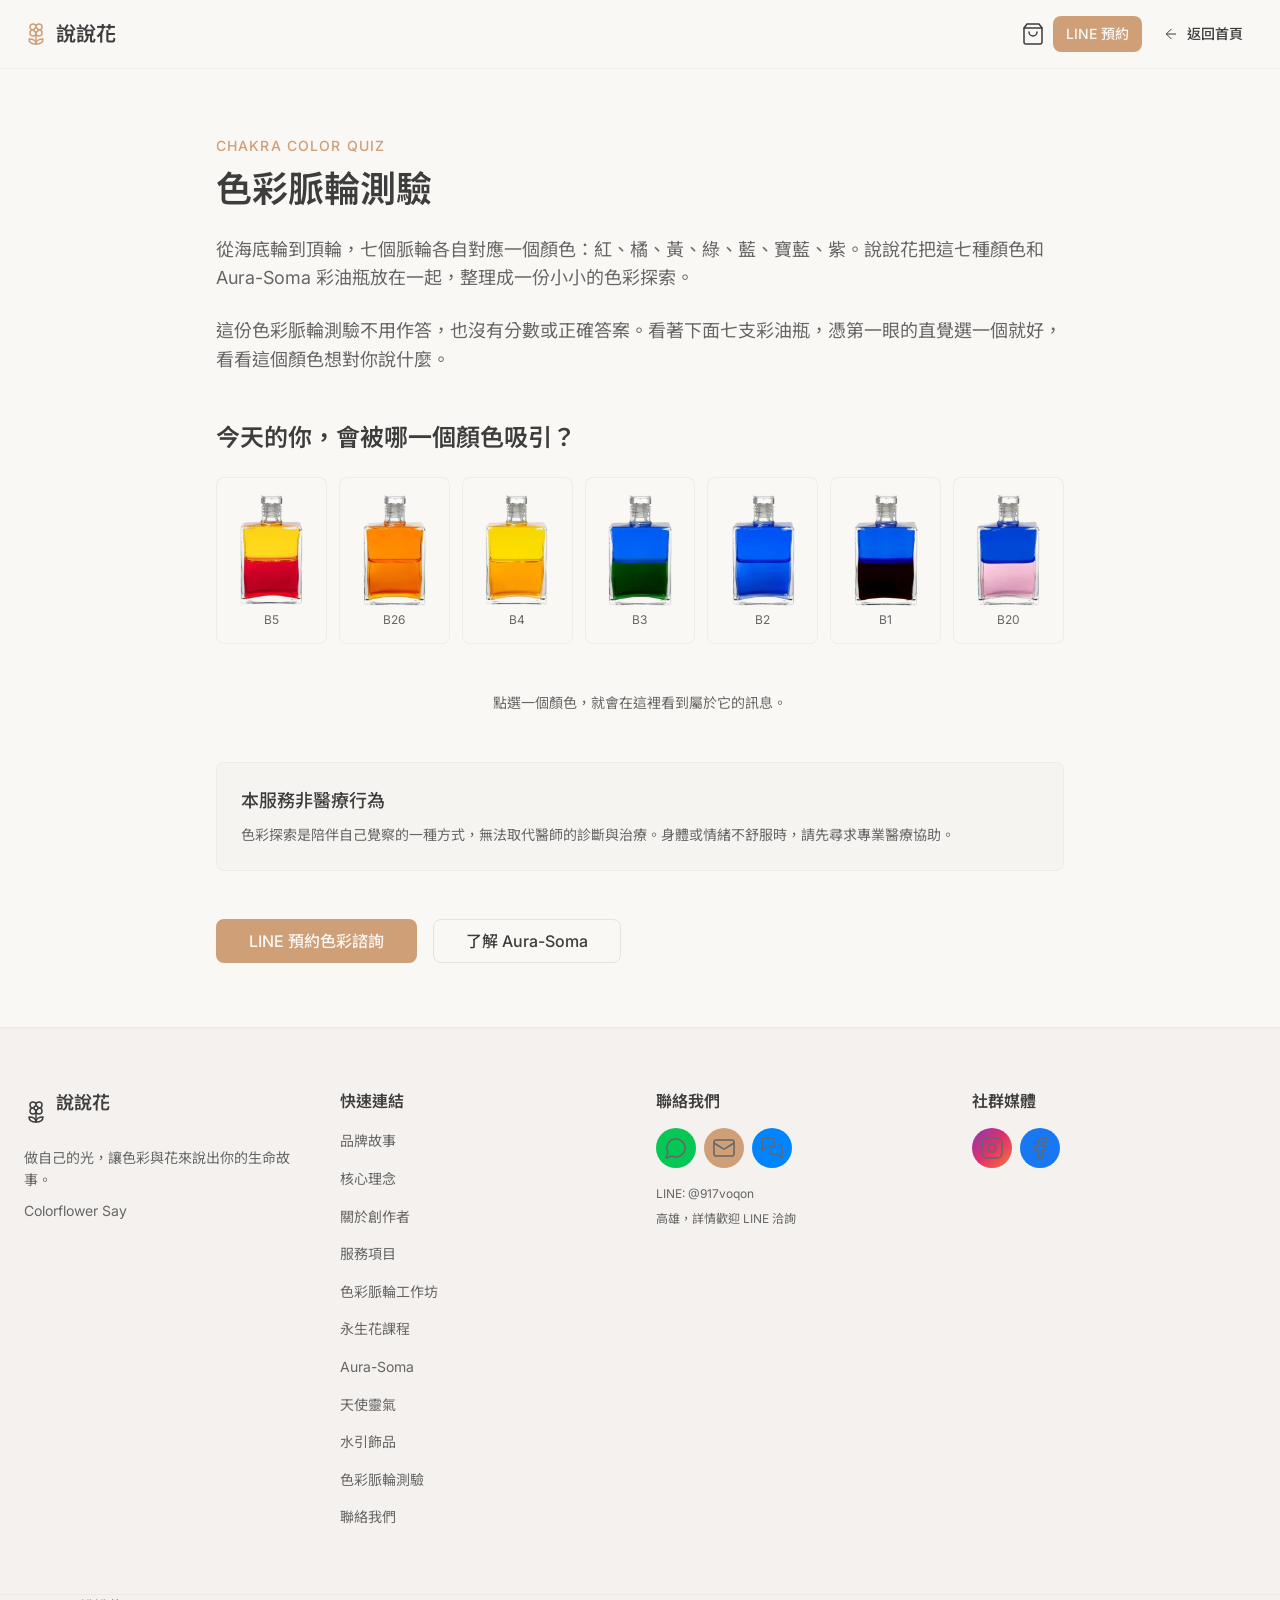
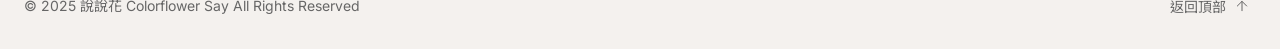
<file: chakra-quiz/index.html>
<!doctype html>
<html lang="zh-TW" data-root="../">
  <head>
    <meta charset="UTF-8">
    <meta name="viewport" content="width=device-width, initial-scale=1.0, viewport-fit=cover">
    <script>
      (function () {
        var ua = navigator.userAgent || "";
        var mobile = /Android|iPhone|iPad|iPod|Mobile|Windows Phone|Line\/|FBAN|FBAV|FB_IAB|Instagram/i.test(ua) || (/Macintosh/.test(ua) && navigator.maxTouchPoints > 1);
        if (mobile) document.documentElement.classList.add("is-mobile");
      })();
    </script>
    <title>色彩脈輪測驗｜說說花 Colorflower Say 高雄</title>
    <meta name="description" content="色彩脈輪測驗：今天的你，會被哪一個顏色吸引？憑直覺選一個，認識脈輪顏色、Aura-Soma 彩油，也是一份高雄色彩測驗。">
    <meta name="author" content="說說花 Colorflower Say">
    <meta name="p:domain_verify" content="dd0c061ab130ff6da00efb555382fbee">
    
    <link rel="canonical" href="https://j106226-star.github.io/colorflower-say-static/chakra-quiz">
    <meta property="og:type" content="website">
    <meta property="og:url" content="https://j106226-star.github.io/colorflower-say-static/chakra-quiz">
    <meta property="og:title" content="色彩脈輪測驗｜說說花 Colorflower Say 高雄">
    <meta property="og:description" content="色彩脈輪測驗：今天的你，會被哪一個顏色吸引？憑直覺選一個，認識脈輪顏色、Aura-Soma 彩油，也是一份高雄色彩測驗。">
    <meta property="og:image" content="https://j106226-star.github.io/colorflower-say-static/images/og-image.jpg">
    <meta property="og:image:width" content="1200">
    <meta property="og:image:height" content="630">
    <meta property="og:locale" content="zh_TW">
    <meta name="twitter:card" content="summary_large_image">
    <meta name="twitter:title" content="色彩脈輪測驗｜說說花 Colorflower Say 高雄">
    <meta name="twitter:description" content="色彩脈輪測驗：今天的你，會被哪一個顏色吸引？憑直覺選一個，認識脈輪顏色、Aura-Soma 彩油，也是一份高雄色彩測驗。">
    <meta name="twitter:image" content="https://j106226-star.github.io/colorflower-say-static/images/og-image.jpg">
    <link rel="icon" href="../favicon.ico">
    <script type="application/ld+json">{"@context":"https://schema.org","@type":["LocalBusiness","Organization"],"@id":"https://j106226-star.github.io/colorflower-say-static/#organization","name":"說說花 Colorflower Say","url":"https://j106226-star.github.io/colorflower-say-static/","image":"https://j106226-star.github.io/colorflower-say-static/images/og-image.jpg","description":"說說花是高雄的服務型工作室，結合色彩能量、永生花（不凋花）手作與祝福。服務範圍在高雄，詳情歡迎 LINE 洽詢。","email":"colorflowersay@gmail.com","areaServed":{"@type":"City","name":"高雄"},"contactPoint":{"@type":"ContactPoint","contactType":"customer support","name":"LINE @917voqon","url":"https://line.me/R/ti/p/@917voqon","availableLanguage":"zh-TW"},"sameAs":["https://www.instagram.com/colorflower.say25","https://www.facebook.com/colorflowersay"]}</script>
    <script type="application/ld+json">{"@context":"https://schema.org","@type":"BreadcrumbList","itemListElement":[{"@type":"ListItem","position":1,"name":"首頁","item":"https://j106226-star.github.io/colorflower-say-static/"},{"@type":"ListItem","position":2,"name":"色彩脈輪測驗","item":"https://j106226-star.github.io/colorflower-say-static/chakra-quiz"}]}</script>
    <link rel="preconnect" href="https://fonts.googleapis.com">
    <link rel="preconnect" href="https://fonts.gstatic.com" crossorigin>
    <link href="https://fonts.googleapis.com/css2?family=Inter:wght@300;400;500;600&family=Noto+Sans+TC:wght@400;500;600;700&family=Poppins:wght@400;600;700&display=swap" rel="stylesheet">
    <link rel="stylesheet" href="../assets/site.css">
  </head>
  <body data-page="quiz">
    <header class="page-header">
    <div class="container nav-bar">
      <a class="logo" href="../"><svg class="icon" xmlns="http://www.w3.org/2000/svg" viewBox="0 0 24 24" fill="none" stroke="currentColor" stroke-width="1.5" stroke-linecap="round" stroke-linejoin="round" aria-hidden="true">

  <path d="M12 5a3 3 0 1 1 3 3m-3-3a3 3 0 1 0-3 3m3-3v1M9 8a3 3 0 1 0 3 3M9 8h1m5 0a3 3 0 1 1-3 3m3-3h-1m-2 3v-1" />
  <circle cx="12" cy="8" r="2" />
  <path d="M12 10v12" />
  <path d="M12 22c4.2 0 7-1.667 7-5-4.2 0-7 1.667-7 5Z" />
  <path d="M12 22c-4.2 0-7-1.667-7-5 4.2 0 7 1.667 7 5Z" />
</svg><span>說說花</span></a>
      <div class="header-actions">
        <a class="cart-link" data-cart-link href="../cart/" aria-label="購物車"><svg class="icon" xmlns="http://www.w3.org/2000/svg" viewBox="0 0 24 24" fill="none" stroke="currentColor" stroke-width="1.5" stroke-linecap="round" stroke-linejoin="round" aria-hidden="true">

  <path d="M6 2 3 6v14a2 2 0 0 0 2 2h14a2 2 0 0 0 2-2V6l-3-4Z" />
  <path d="M3 6h18" />
  <path d="M16 10a4 4 0 0 1-8 0" />
</svg><span class="cart-badge" data-cart-badge hidden>0</span></a>
        <a class="btn btn-solid btn-sm" href="https://line.me/R/ti/p/@917voqon" target="_blank" rel="noopener noreferrer">LINE 預約</a>
        <a class="btn btn-ghost btn-sm" href="../#hero"><svg class="icon icon-xs" xmlns="http://www.w3.org/2000/svg" viewBox="0 0 24 24" fill="none" stroke="currentColor" stroke-width="1.5" stroke-linecap="round" stroke-linejoin="round" aria-hidden="true">

  <path d="m12 19-7-7 7-7" />
  <path d="M19 12H5" />
</svg> 返回首頁</a>
      </div>
    </div>
  </header>
    <main class="section-container narrow">
      <span class="eyebrow">Chakra Color Quiz</span>
      <h1 class="section-title">色彩脈輪測驗</h1>
      <div class="stack muted lead">
        <p>從海底輪到頂輪，七個脈輪各自對應一個顏色：紅、橘、黃、綠、藍、寶藍、紫。說說花把這七種顏色和 Aura-Soma 彩油瓶放在一起，整理成一份小小的色彩探索。</p>
        <p>這份色彩脈輪測驗不用作答，也沒有分數或正確答案。看著下面七支彩油瓶，憑第一眼的直覺選一個就好，看看這個顏色想對你說什麼。</p>
        <h2 class="h2">今天的你，會被哪一個顏色吸引？</h2>
        <ul id="color-grid" class="color-grid"><li><button type="button" class="color-pick" data-color-pick="red" data-soft="#F4D8D0" aria-pressed="false" aria-label="紅色・海底輪">
        <img src="../images/bottles/b5.webp" alt="Aura-Soma B5 Sunset Bottle 日落瓶（Yellow / Red）彩油瓶，對應紅色・海底輪" width="90" height="155" loading="lazy">
        <span class="bottle-sku">B5</span>
      </button></li><li><button type="button" class="color-pick" data-color-pick="orange" data-soft="#FAE3CB" aria-pressed="false" aria-label="橘色・臍輪">
        <img src="../images/bottles/b26.webp" alt="Aura-Soma B26 Etheric Rescue 乙太解救（Orange / Orange）彩油瓶，對應橘色・臍輪" width="90" height="155" loading="lazy">
        <span class="bottle-sku">B26</span>
      </button></li><li><button type="button" class="color-pick" data-color-pick="yellow" data-soft="#F8EFC6" aria-pressed="false" aria-label="黃色・太陽神經叢脈輪">
        <img src="../images/bottles/b4.webp" alt="Aura-Soma B4 Sunlight Bottle 陽光瓶（Yellow / Gold）彩油瓶，對應黃色・太陽神經叢脈輪" width="90" height="155" loading="lazy">
        <span class="bottle-sku">B4</span>
      </button></li><li><button type="button" class="color-pick" data-color-pick="green" data-soft="#DDE9D8" aria-pressed="false" aria-label="綠色・心輪">
        <img src="../images/bottles/b3.webp" alt="Aura-Soma B3 Heart Bottle 心輪瓶（Blue / Green）彩油瓶，對應綠色・心輪" width="90" height="155" loading="lazy">
        <span class="bottle-sku">B3</span>
      </button></li><li><button type="button" class="color-pick" data-color-pick="blue" data-soft="#DCE5EF" aria-pressed="false" aria-label="藍色・喉輪">
        <img src="../images/bottles/b2.webp" alt="Aura-Soma B2 Peace Bottle 和平瓶（Blue / Blue）彩油瓶，對應藍色・喉輪" width="90" height="155" loading="lazy">
        <span class="bottle-sku">B2</span>
      </button></li><li><button type="button" class="color-pick" data-color-pick="indigo" data-soft="#DCE7F7" aria-pressed="false" aria-label="寶藍色・眉心輪">
        <img src="../images/bottles/b1.webp" alt="Aura-Soma B1 Physical Rescue 身體解救（Blue / Deep Magenta）彩油瓶，對應寶藍色・眉心輪" width="90" height="155" loading="lazy">
        <span class="bottle-sku">B1</span>
      </button></li><li><button type="button" class="color-pick" data-color-pick="purple" data-soft="#E8DFF1" aria-pressed="false" aria-label="紫色・頂輪">
        <img src="../images/bottles/b20.webp" alt="Aura-Soma B20 Star Child 星星的小孩（Blue / Pink）彩油瓶，對應紫色・頂輪" width="90" height="155" loading="lazy">
        <span class="bottle-sku">B20</span>
      </button></li></ul>
        <div id="quiz-result" class="quiz-anchor" aria-live="polite">
          <p id="quiz-prompt" class="quiz-prompt">點選一個顏色，就會在這裡看到屬於它的訊息。</p>
          <article class="card result" data-result="red" hidden aria-labelledby="title-red"
    data-roman="ROOT" data-soft="#F4D8D0" data-dark="#7E2E2B" data-code="#D9584D"
    data-bottle="../images/bottles/b5.webp" data-bottle-label="B5" data-display="紅色" data-chakra="海底輪"
    data-reminder="我帶著喜悅以及力量，活出最真實的自我。" data-keywords="安定|生命力|勇氣">
    <div class="result-hero" style="background:#F4D8D0">
      <span class="bottle-figure">
        <img src="../images/bottles/b5.webp" alt="Aura-Soma B5 Sunset Bottle 日落瓶（Yellow / Red）彩油瓶，對應紅色・海底輪" width="180" height="310">
        <span class="bottle-sku">B5</span>
      </span>
      <div class="result-copy">
        <p class="result-kicker" style="color:#7E2E2B">ROOT · YOUR COLOR, TODAY</p>
        <h2 class="result-title" id="title-red">紅色｜海底輪</h2>
        <p class="muted" style="margin-top:0.75rem;font-size:0.875rem">AURA-SOMA 對應彩油瓶：B5 Sunset Bottle 日落瓶（Yellow / Red）</p>
        <p class="muted" style="font-size:0.875rem">對應脈輪：海底輪 · 紅色</p>
      </div>
    </div>
    <div class="result-body muted lead">
      <section>
        <p class="result-label"><span>01</span><span>🌱 給自己的提醒</span></p>
        <p class="reminder">我帶著喜悅以及力量，活出最真實的自我。</p>
      </section>
      <section>
        <p class="result-label"><span>02</span><span>對應脈輪・海底輪 · 紅色</span></p>
        <p>海底輪關於安全感、穩定與回到身體，提醒你先照顧好自己的根。</p>
      </section>
      <section>
        <p class="result-label"><span>03</span><span>給今天的正向詞</span></p>
        <ul class="chips"><li style="background:#F4D8D0">安定</li><li style="background:#F4D8D0">生命力</li><li style="background:#F4D8D0">勇氣</li></ul>
      </section>
      <section>
        <p class="result-label"><span>04</span><span>這個顏色讓你想到什麼</span></p>
        <p>生命不是定數，而是你為什麼願意繼續。今天，或許可以問自己：</p>
        <p class="reflection">最近哪一件事讓你感到不舒服，讓你的身體告訴你答案？</p>
      </section>
      <section class="soft-box">
        <p class="eyebrow">COLOR MEDITATION · 靜心引導</p>
        <h3 style="margin:0.25rem 0 0.5rem;font-size:1.25rem">給自己的三分鐘</h3>
        <p>把雙腳放在地上，吸氣時感受身體被支撐；吐氣時，讓今天不需要承擔的重量慢慢落下。</p>
        <p style="margin-top:0.5rem;color:hsl(var(--foreground))">不需要做到完美，只要回到此刻。</p>
      </section>
      <section id="flower-red">
    <p class="result-label"><span>05</span><span>此色彩的專屬花藝作品</span></p>
    <h3>熾光・紅色針織花束</h3>
    <p style="margin-top:0.25rem">以一朵不會凋謝的紅花，留住你正在長出來的勇氣。</p>
    <span class="soon">即將推出</span>
  </section>
      <section class="soft-box" data-share-box aria-label="分享測驗結果">
        <p class="eyebrow">SHARE YOUR COLOR</p>
        <h3>分享你的測驗結果</h3>
        <p class="muted" style="font-size:0.875rem;margin-bottom:1rem">把今天的顏色做成一張分享卡，下載保存，或直接分享給朋友。</p>
        <div class="btn-row" style="margin-top:0">
          <button type="button" class="btn btn-outline btn-lg" data-share-download><svg class="icon icon-xs" xmlns="http://www.w3.org/2000/svg" viewBox="0 0 24 24" fill="none" stroke="currentColor" stroke-width="1.5" stroke-linecap="round" stroke-linejoin="round" aria-hidden="true">

  <path d="M21 15v4a2 2 0 0 1-2 2H5a2 2 0 0 1-2-2v-4" />
  <polyline points="7 10 12 15 17 10" />
  <line x1="12" x2="12" y1="15" y2="3" />
</svg> 下載分享卡</button>
          <button type="button" class="btn btn-primary btn-lg" data-share-send><svg class="icon icon-xs" xmlns="http://www.w3.org/2000/svg" viewBox="0 0 24 24" fill="none" stroke="currentColor" stroke-width="1.5" stroke-linecap="round" stroke-linejoin="round" aria-hidden="true">

  <circle cx="18" cy="5" r="3" />
  <circle cx="6" cy="12" r="3" />
  <circle cx="18" cy="19" r="3" />
  <line x1="8.59" x2="15.42" y1="13.51" y2="17.49" />
  <line x1="15.41" x2="8.59" y1="6.51" y2="10.49" />
</svg> 分享結果</button>
        </div>
        <p class="copy-status" data-share-status role="status"></p>
      </section>
      <div class="btn-row" style="margin-top:0.5rem">
        <a class="btn btn-primary btn-lg" href="https://line.me/R/ti/p/@917voqon" target="_blank" rel="noopener noreferrer">LINE 預約色彩諮詢</a>
        <a class="btn btn-outline btn-lg" href="../aura-soma/">了解 Aura-Soma</a>
      </div>
    </div>
  </article><article class="card result" data-result="orange" hidden aria-labelledby="title-orange"
    data-roman="SACRAL" data-soft="#FAE3CB" data-dark="#9A512C" data-code="#E98B4C"
    data-bottle="../images/bottles/b26.webp" data-bottle-label="B26" data-display="橘色" data-chakra="臍輪"
    data-reminder="釋放我的恐懼，重新把自己整合回來，讓生命自然地去流動。" data-keywords="感受|創造|流動">
    <div class="result-hero" style="background:#FAE3CB">
      <span class="bottle-figure">
        <img src="../images/bottles/b26.webp" alt="Aura-Soma B26 Etheric Rescue 乙太解救（Orange / Orange）彩油瓶，對應橘色・臍輪" width="180" height="310">
        <span class="bottle-sku">B26</span>
      </span>
      <div class="result-copy">
        <p class="result-kicker" style="color:#9A512C">SACRAL · YOUR COLOR, TODAY</p>
        <h2 class="result-title" id="title-orange">橘色｜臍輪</h2>
        <p class="muted" style="margin-top:0.75rem;font-size:0.875rem">AURA-SOMA 對應彩油瓶：B26 Etheric Rescue 乙太解救（Orange / Orange）</p>
        <p class="muted" style="font-size:0.875rem">對應脈輪：臍輪 · 橘色</p>
      </div>
    </div>
    <div class="result-body muted lead">
      <section>
        <p class="result-label"><span>01</span><span>🌱 給自己的提醒</span></p>
        <p class="reminder">釋放我的恐懼，重新把自己整合回來，讓生命自然地去流動。</p>
      </section>
      <section>
        <p class="result-label"><span>02</span><span>對應脈輪・臍輪 · 橘色</span></p>
        <p>臍輪關於感受、創造力與關係流動，允許喜悅和直覺自然發生。</p>
      </section>
      <section>
        <p class="result-label"><span>03</span><span>給今天的正向詞</span></p>
        <ul class="chips"><li style="background:#FAE3CB">感受</li><li style="background:#FAE3CB">創造</li><li style="background:#FAE3CB">流動</li></ul>
      </section>
      <section>
        <p class="result-label"><span>04</span><span>這個顏色讓你想到什麼</span></p>
        <p>生命不是定數，而是你為什麼願意繼續。今天，或許可以問自己：</p>
        <p class="reflection">如果今天不需要證明什麼，你想做一件什麼事？</p>
      </section>
      <section class="soft-box">
        <p class="eyebrow">COLOR MEDITATION · 靜心引導</p>
        <h3 style="margin:0.25rem 0 0.5rem;font-size:1.25rem">給自己的三分鐘</h3>
        <p>把手放在腹部，讓呼吸變得柔軟。允許感受流動，不急著解釋，也不急著做決定。</p>
        <p style="margin-top:0.5rem;color:hsl(var(--foreground))">不需要做到完美，只要回到此刻。</p>
      </section>
      <section id="flower-orange">
      <p class="result-label"><span>05</span><span>此色彩的專屬花藝作品</span></p>
      <div class="flower-card">
        <img src="../images/flowers/orange-pot.webp" alt="日橙・永生盆花：白色陶盆裡的橘色與粉色永生花作品" width="800" height="800">
        <div>
          <h3>日橙・永生盆花</h3>
          <p class="muted" style="margin-top:0.25rem;font-size:0.875rem">一盆帶著暖意的橘色，為日常留下一點遊戲與呼吸。</p>
          <p class="muted" style="margin-top:0.25rem;font-size:0.875rem">約 20 × 13 公分 · NT$880</p>
        </div>
        <div class="flower-actions">
          <button type="button" class="btn btn-cart" data-add="orange-pot" data-label="加入購物車 ＋" aria-live="polite">加入購物車 ＋</button>
          <a class="btn btn-pill-outline" href="../flowers/richeng-preserved-pot/">看花藝介紹</a>
        </div>
      </div>
    </section>
      <section class="soft-box" data-share-box aria-label="分享測驗結果">
        <p class="eyebrow">SHARE YOUR COLOR</p>
        <h3>分享你的測驗結果</h3>
        <p class="muted" style="font-size:0.875rem;margin-bottom:1rem">把今天的顏色做成一張分享卡，下載保存，或直接分享給朋友。</p>
        <div class="btn-row" style="margin-top:0">
          <button type="button" class="btn btn-outline btn-lg" data-share-download><svg class="icon icon-xs" xmlns="http://www.w3.org/2000/svg" viewBox="0 0 24 24" fill="none" stroke="currentColor" stroke-width="1.5" stroke-linecap="round" stroke-linejoin="round" aria-hidden="true">

  <path d="M21 15v4a2 2 0 0 1-2 2H5a2 2 0 0 1-2-2v-4" />
  <polyline points="7 10 12 15 17 10" />
  <line x1="12" x2="12" y1="15" y2="3" />
</svg> 下載分享卡</button>
          <button type="button" class="btn btn-primary btn-lg" data-share-send><svg class="icon icon-xs" xmlns="http://www.w3.org/2000/svg" viewBox="0 0 24 24" fill="none" stroke="currentColor" stroke-width="1.5" stroke-linecap="round" stroke-linejoin="round" aria-hidden="true">

  <circle cx="18" cy="5" r="3" />
  <circle cx="6" cy="12" r="3" />
  <circle cx="18" cy="19" r="3" />
  <line x1="8.59" x2="15.42" y1="13.51" y2="17.49" />
  <line x1="15.41" x2="8.59" y1="6.51" y2="10.49" />
</svg> 分享結果</button>
        </div>
        <p class="copy-status" data-share-status role="status"></p>
      </section>
      <div class="btn-row" style="margin-top:0.5rem">
        <a class="btn btn-primary btn-lg" href="https://line.me/R/ti/p/@917voqon" target="_blank" rel="noopener noreferrer">LINE 預約色彩諮詢</a>
        <a class="btn btn-outline btn-lg" href="../aura-soma/">了解 Aura-Soma</a>
      </div>
    </div>
  </article><article class="card result" data-result="yellow" hidden aria-labelledby="title-yellow"
    data-roman="SOLAR" data-soft="#F8EFC6" data-dark="#8B7220" data-code="#EACB52"
    data-bottle="../images/bottles/b4.webp" data-bottle-label="B4" data-display="黃色" data-chakra="太陽神經叢脈輪"
    data-reminder="肯定自我內在價值，力量也如同陽光般地在我生命中茁壯。" data-keywords="清晰|自信|方向">
    <div class="result-hero" style="background:#F8EFC6">
      <span class="bottle-figure">
        <img src="../images/bottles/b4.webp" alt="Aura-Soma B4 Sunlight Bottle 陽光瓶（Yellow / Gold）彩油瓶，對應黃色・太陽神經叢脈輪" width="180" height="310">
        <span class="bottle-sku">B4</span>
      </span>
      <div class="result-copy">
        <p class="result-kicker" style="color:#8B7220">SOLAR · YOUR COLOR, TODAY</p>
        <h2 class="result-title" id="title-yellow">黃色｜太陽神經叢脈輪</h2>
        <p class="muted" style="margin-top:0.75rem;font-size:0.875rem">AURA-SOMA 對應彩油瓶：B4 Sunlight Bottle 陽光瓶（Yellow / Gold）</p>
        <p class="muted" style="font-size:0.875rem">對應脈輪：太陽神經叢脈輪 · 黃色</p>
      </div>
    </div>
    <div class="result-body muted lead">
      <section>
        <p class="result-label"><span>01</span><span>🌱 給自己的提醒</span></p>
        <p class="reminder">肯定自我內在價值，力量也如同陽光般地在我生命中茁壯。</p>
      </section>
      <section>
        <p class="result-label"><span>02</span><span>對應脈輪・太陽神經叢脈輪 · 黃色</span></p>
        <p>太陽神經叢脈輪關於自信、界線與選擇，找回做決定的內在力量。</p>
      </section>
      <section>
        <p class="result-label"><span>03</span><span>給今天的正向詞</span></p>
        <ul class="chips"><li style="background:#F8EFC6">清晰</li><li style="background:#F8EFC6">自信</li><li style="background:#F8EFC6">方向</li></ul>
      </section>
      <section>
        <p class="result-label"><span>04</span><span>這個顏色讓你想到什麼</span></p>
        <p>生命不是定數，而是你為什麼願意繼續。今天，或許可以問自己：</p>
        <p class="reflection">現在的你，最想把哪一個決定拿回自己手上？</p>
      </section>
      <section class="soft-box">
        <p class="eyebrow">COLOR MEDITATION · 靜心引導</p>
        <h3 style="margin:0.25rem 0 0.5rem;font-size:1.25rem">給自己的三分鐘</h3>
        <p>想像胸口有一點溫暖的日光。吸氣，把選擇帶回自己；吐氣，放下必須證明自己的壓力。</p>
        <p style="margin-top:0.5rem;color:hsl(var(--foreground))">不需要做到完美，只要回到此刻。</p>
      </section>
      <section id="flower-yellow">
    <p class="result-label"><span>05</span><span>此色彩的專屬花藝作品</span></p>
    <h3>晴光・黃色桌面花藝</h3>
    <p style="margin-top:0.25rem">小小一座內在太陽，提醒你把光留給自己的生活。</p>
    <span class="soon">即將推出</span>
  </section>
      <section class="soft-box" data-share-box aria-label="分享測驗結果">
        <p class="eyebrow">SHARE YOUR COLOR</p>
        <h3>分享你的測驗結果</h3>
        <p class="muted" style="font-size:0.875rem;margin-bottom:1rem">把今天的顏色做成一張分享卡，下載保存，或直接分享給朋友。</p>
        <div class="btn-row" style="margin-top:0">
          <button type="button" class="btn btn-outline btn-lg" data-share-download><svg class="icon icon-xs" xmlns="http://www.w3.org/2000/svg" viewBox="0 0 24 24" fill="none" stroke="currentColor" stroke-width="1.5" stroke-linecap="round" stroke-linejoin="round" aria-hidden="true">

  <path d="M21 15v4a2 2 0 0 1-2 2H5a2 2 0 0 1-2-2v-4" />
  <polyline points="7 10 12 15 17 10" />
  <line x1="12" x2="12" y1="15" y2="3" />
</svg> 下載分享卡</button>
          <button type="button" class="btn btn-primary btn-lg" data-share-send><svg class="icon icon-xs" xmlns="http://www.w3.org/2000/svg" viewBox="0 0 24 24" fill="none" stroke="currentColor" stroke-width="1.5" stroke-linecap="round" stroke-linejoin="round" aria-hidden="true">

  <circle cx="18" cy="5" r="3" />
  <circle cx="6" cy="12" r="3" />
  <circle cx="18" cy="19" r="3" />
  <line x1="8.59" x2="15.42" y1="13.51" y2="17.49" />
  <line x1="15.41" x2="8.59" y1="6.51" y2="10.49" />
</svg> 分享結果</button>
        </div>
        <p class="copy-status" data-share-status role="status"></p>
      </section>
      <div class="btn-row" style="margin-top:0.5rem">
        <a class="btn btn-primary btn-lg" href="https://line.me/R/ti/p/@917voqon" target="_blank" rel="noopener noreferrer">LINE 預約色彩諮詢</a>
        <a class="btn btn-outline btn-lg" href="../aura-soma/">了解 Aura-Soma</a>
      </div>
    </div>
  </article><article class="card result" data-result="green" hidden aria-labelledby="title-green"
    data-roman="HEART" data-soft="#DDE9D8" data-dark="#385B44" data-code="#739879"
    data-bottle="../images/bottles/b3.webp" data-bottle-label="B3" data-display="綠色" data-chakra="心輪"
    data-reminder="在愛別人的同時，也別忘了把溫柔與愛留給自己。" data-keywords="平衡|連結|呼吸">
    <div class="result-hero" style="background:#DDE9D8">
      <span class="bottle-figure">
        <img src="../images/bottles/b3.webp" alt="Aura-Soma B3 Heart Bottle 心輪瓶（Blue / Green）彩油瓶，對應綠色・心輪" width="180" height="310">
        <span class="bottle-sku">B3</span>
      </span>
      <div class="result-copy">
        <p class="result-kicker" style="color:#385B44">HEART · YOUR COLOR, TODAY</p>
        <h2 class="result-title" id="title-green">綠色｜心輪</h2>
        <p class="muted" style="margin-top:0.75rem;font-size:0.875rem">AURA-SOMA 對應彩油瓶：B3 Heart Bottle 心輪瓶（Blue / Green）</p>
        <p class="muted" style="font-size:0.875rem">對應脈輪：心輪 · 綠色</p>
      </div>
    </div>
    <div class="result-body muted lead">
      <section>
        <p class="result-label"><span>01</span><span>🌱 給自己的提醒</span></p>
        <p class="reminder">在愛別人的同時，也別忘了把溫柔與愛留給自己。</p>
      </section>
      <section>
        <p class="result-label"><span>02</span><span>對應脈輪・心輪 · 綠色</span></p>
        <p>心輪關於愛、接納與平衡，讓給予與接收都保有柔軟的空間。</p>
      </section>
      <section>
        <p class="result-label"><span>03</span><span>給今天的正向詞</span></p>
        <ul class="chips"><li style="background:#DDE9D8">平衡</li><li style="background:#DDE9D8">連結</li><li style="background:#DDE9D8">呼吸</li></ul>
      </section>
      <section>
        <p class="result-label"><span>04</span><span>這個顏色讓你想到什麼</span></p>
        <p>生命不是定數，而是你為什麼願意繼續。今天，或許可以問自己：</p>
        <p class="reflection">此刻，你想對自己多留一點什麼樣的溫柔？</p>
      </section>
      <section class="soft-box">
        <p class="eyebrow">COLOR MEDITATION · 靜心引導</p>
        <h3 style="margin:0.25rem 0 0.5rem;font-size:1.25rem">給自己的三分鐘</h3>
        <p>把注意力放在心口，感受每一次呼吸替自己留出的空間。你可以同時溫柔地愛人，也溫柔地照顧自己。</p>
        <p style="margin-top:0.5rem;color:hsl(var(--foreground))">不需要做到完美，只要回到此刻。</p>
      </section>
      <section id="flower-green">
    <p class="result-label"><span>05</span><span>此色彩的專屬花藝作品</span></p>
    <h3>森息・綠色永生花</h3>
    <p style="margin-top:0.25rem">把一小片綠意帶進房間，讓心在關係與自己之間呼吸。</p>
    <span class="soon">即將推出</span>
  </section>
      <section class="soft-box" data-share-box aria-label="分享測驗結果">
        <p class="eyebrow">SHARE YOUR COLOR</p>
        <h3>分享你的測驗結果</h3>
        <p class="muted" style="font-size:0.875rem;margin-bottom:1rem">把今天的顏色做成一張分享卡，下載保存，或直接分享給朋友。</p>
        <div class="btn-row" style="margin-top:0">
          <button type="button" class="btn btn-outline btn-lg" data-share-download><svg class="icon icon-xs" xmlns="http://www.w3.org/2000/svg" viewBox="0 0 24 24" fill="none" stroke="currentColor" stroke-width="1.5" stroke-linecap="round" stroke-linejoin="round" aria-hidden="true">

  <path d="M21 15v4a2 2 0 0 1-2 2H5a2 2 0 0 1-2-2v-4" />
  <polyline points="7 10 12 15 17 10" />
  <line x1="12" x2="12" y1="15" y2="3" />
</svg> 下載分享卡</button>
          <button type="button" class="btn btn-primary btn-lg" data-share-send><svg class="icon icon-xs" xmlns="http://www.w3.org/2000/svg" viewBox="0 0 24 24" fill="none" stroke="currentColor" stroke-width="1.5" stroke-linecap="round" stroke-linejoin="round" aria-hidden="true">

  <circle cx="18" cy="5" r="3" />
  <circle cx="6" cy="12" r="3" />
  <circle cx="18" cy="19" r="3" />
  <line x1="8.59" x2="15.42" y1="13.51" y2="17.49" />
  <line x1="15.41" x2="8.59" y1="6.51" y2="10.49" />
</svg> 分享結果</button>
        </div>
        <p class="copy-status" data-share-status role="status"></p>
      </section>
      <div class="btn-row" style="margin-top:0.5rem">
        <a class="btn btn-primary btn-lg" href="https://line.me/R/ti/p/@917voqon" target="_blank" rel="noopener noreferrer">LINE 預約色彩諮詢</a>
        <a class="btn btn-outline btn-lg" href="../aura-soma/">了解 Aura-Soma</a>
      </div>
    </div>
  </article><article class="card result" data-result="blue" hidden aria-labelledby="title-blue"
    data-roman="THROAT" data-soft="#DCE5EF" data-dark="#294B6F" data-code="#5077A8"
    data-bottle="../images/bottles/b2.webp" data-bottle-label="B2" data-display="藍色" data-chakra="喉輪"
    data-reminder="表達我真實的語言，讓溝通從內在真實而來。" data-keywords="表達|清澈|真實">
    <div class="result-hero" style="background:#DCE5EF">
      <span class="bottle-figure">
        <img src="../images/bottles/b2.webp" alt="Aura-Soma B2 Peace Bottle 和平瓶（Blue / Blue）彩油瓶，對應藍色・喉輪" width="180" height="310">
        <span class="bottle-sku">B2</span>
      </span>
      <div class="result-copy">
        <p class="result-kicker" style="color:#294B6F">THROAT · YOUR COLOR, TODAY</p>
        <h2 class="result-title" id="title-blue">藍色｜喉輪</h2>
        <p class="muted" style="margin-top:0.75rem;font-size:0.875rem">AURA-SOMA 對應彩油瓶：B2 Peace Bottle 和平瓶（Blue / Blue）</p>
        <p class="muted" style="font-size:0.875rem">對應脈輪：喉輪 · 藍色</p>
      </div>
    </div>
    <div class="result-body muted lead">
      <section>
        <p class="result-label"><span>01</span><span>🌱 給自己的提醒</span></p>
        <p class="reminder">表達我真實的語言，讓溝通從內在真實而來。</p>
      </section>
      <section>
        <p class="result-label"><span>02</span><span>對應脈輪・喉輪 · 藍色</span></p>
        <p>喉輪關於表達、聆聽與真實，練習說出心裡想說的話。</p>
      </section>
      <section>
        <p class="result-label"><span>03</span><span>給今天的正向詞</span></p>
        <ul class="chips"><li style="background:#DCE5EF">表達</li><li style="background:#DCE5EF">清澈</li><li style="background:#DCE5EF">真實</li></ul>
      </section>
      <section>
        <p class="result-label"><span>04</span><span>這個顏色讓你想到什麼</span></p>
        <p>生命不是定數，而是你為什麼願意繼續。今天，或許可以問自己：</p>
        <p class="reflection">有哪一句話，你已經準備好對自己或某個人說？</p>
      </section>
      <section class="soft-box">
        <p class="eyebrow">COLOR MEDITATION · 靜心引導</p>
        <h3 style="margin:0.25rem 0 0.5rem;font-size:1.25rem">給自己的三分鐘</h3>
        <p>慢慢吸氣，讓喉嚨放鬆。吐氣時，不必說出完整答案，只讓一句最真實的話先在心裡被聽見。</p>
        <p style="margin-top:0.5rem;color:hsl(var(--foreground))">不需要做到完美，只要回到此刻。</p>
      </section>
      <section id="flower-blue">
      <p class="result-label"><span>05</span><span>此色彩的專屬花藝作品</span></p>
      <div class="flower-card">
        <img src="../images/flowers/blue-perfume-bottle.webp" alt="藍色香水瓶：圓形玻璃瓶裡的藍色與白色永生花，瓶口繫著藍色絲帶" width="800" height="1066">
        <div>
          <h3>藍色香水瓶</h3>
          <p class="muted" style="margin-top:0.25rem;font-size:0.875rem">一瓶藍色的花，可以放在手邊，慢慢看。</p>
          <p class="muted" style="margin-top:0.25rem;font-size:0.875rem">約 寬 11 × 高 15 × 厚 6 公分 · NT$880</p>
        </div>
        <div class="flower-actions">
          <button type="button" class="btn btn-cart" data-add="blue-perfume-bottle" data-label="加入購物車 ＋" aria-live="polite">加入購物車 ＋</button>
          <a class="btn btn-pill-outline" href="../flowers/blue-perfume-bottle/">看花藝介紹</a>
        </div>
      </div>
    </section>
      <section class="soft-box" data-share-box aria-label="分享測驗結果">
        <p class="eyebrow">SHARE YOUR COLOR</p>
        <h3>分享你的測驗結果</h3>
        <p class="muted" style="font-size:0.875rem;margin-bottom:1rem">把今天的顏色做成一張分享卡，下載保存，或直接分享給朋友。</p>
        <div class="btn-row" style="margin-top:0">
          <button type="button" class="btn btn-outline btn-lg" data-share-download><svg class="icon icon-xs" xmlns="http://www.w3.org/2000/svg" viewBox="0 0 24 24" fill="none" stroke="currentColor" stroke-width="1.5" stroke-linecap="round" stroke-linejoin="round" aria-hidden="true">

  <path d="M21 15v4a2 2 0 0 1-2 2H5a2 2 0 0 1-2-2v-4" />
  <polyline points="7 10 12 15 17 10" />
  <line x1="12" x2="12" y1="15" y2="3" />
</svg> 下載分享卡</button>
          <button type="button" class="btn btn-primary btn-lg" data-share-send><svg class="icon icon-xs" xmlns="http://www.w3.org/2000/svg" viewBox="0 0 24 24" fill="none" stroke="currentColor" stroke-width="1.5" stroke-linecap="round" stroke-linejoin="round" aria-hidden="true">

  <circle cx="18" cy="5" r="3" />
  <circle cx="6" cy="12" r="3" />
  <circle cx="18" cy="19" r="3" />
  <line x1="8.59" x2="15.42" y1="13.51" y2="17.49" />
  <line x1="15.41" x2="8.59" y1="6.51" y2="10.49" />
</svg> 分享結果</button>
        </div>
        <p class="copy-status" data-share-status role="status"></p>
      </section>
      <div class="btn-row" style="margin-top:0.5rem">
        <a class="btn btn-primary btn-lg" href="https://line.me/R/ti/p/@917voqon" target="_blank" rel="noopener noreferrer">LINE 預約色彩諮詢</a>
        <a class="btn btn-outline btn-lg" href="../aura-soma/">了解 Aura-Soma</a>
      </div>
    </div>
  </article><article class="card result" data-result="indigo" hidden aria-labelledby="title-indigo"
    data-roman="BROW" data-soft="#DCE7F7" data-dark="#1D3F86" data-code="#3568C8"
    data-bottle="../images/bottles/b1.webp" data-bottle-label="B1" data-display="寶藍色" data-chakra="眉心輪"
    data-reminder="對生命細節的覺察，信任自我的感受。" data-keywords="直覺|洞察|靜心">
    <div class="result-hero" style="background:#DCE7F7">
      <span class="bottle-figure">
        <img src="../images/bottles/b1.webp" alt="Aura-Soma B1 Physical Rescue 身體解救（Blue / Deep Magenta）彩油瓶，對應寶藍色・眉心輪" width="180" height="310">
        <span class="bottle-sku">B1</span>
      </span>
      <div class="result-copy">
        <p class="result-kicker" style="color:#1D3F86">BROW · YOUR COLOR, TODAY</p>
        <h2 class="result-title" id="title-indigo">寶藍色｜眉心輪</h2>
        <p class="muted" style="margin-top:0.75rem;font-size:0.875rem">AURA-SOMA 對應彩油瓶：B1 Physical Rescue 身體解救（Blue / Deep Magenta）</p>
        <p class="muted" style="font-size:0.875rem">對應脈輪：眉心輪 · 寶藍色</p>
      </div>
    </div>
    <div class="result-body muted lead">
      <section>
        <p class="result-label"><span>01</span><span>🌱 給自己的提醒</span></p>
        <p class="reminder">對生命細節的覺察，信任自我的感受。</p>
      </section>
      <section>
        <p class="result-label"><span>02</span><span>對應脈輪・眉心輪 · 寶藍色</span></p>
        <p>眉心輪關於洞察、專注與內在視野，安靜下來聽見自己的答案。</p>
      </section>
      <section>
        <p class="result-label"><span>03</span><span>給今天的正向詞</span></p>
        <ul class="chips"><li style="background:#DCE7F7">直覺</li><li style="background:#DCE7F7">洞察</li><li style="background:#DCE7F7">靜心</li></ul>
      </section>
      <section>
        <p class="result-label"><span>04</span><span>這個顏色讓你想到什麼</span></p>
        <p>生命不是定數，而是你為什麼願意繼續。今天，或許可以問自己：</p>
        <p class="reflection">如果不問任何人的意見，你內心的第一個答案是什麼？</p>
      </section>
      <section class="soft-box">
        <p class="eyebrow">COLOR MEDITATION · 靜心引導</p>
        <h3 style="margin:0.25rem 0 0.5rem;font-size:1.25rem">給自己的三分鐘</h3>
        <p>閉上眼睛，讓外界的聲音退遠。相信第一個安靜浮現的感受，不追趕它，也不急著判斷它。</p>
        <p style="margin-top:0.5rem;color:hsl(var(--foreground))">不需要做到完美，只要回到此刻。</p>
      </section>
      <section id="flower-indigo">
      <p class="result-label"><span>05</span><span>此色彩的專屬花藝作品</span></p>
      <div class="flower-card">
        <img src="../images/flowers/indigo-bell-jar.webp" alt="夜知・靛色鐘罩花 寶藍色永生花鐘罩作品，玻璃罩與木質底座" width="800" height="1067">
        <div>
          <h3>夜知・靛色鐘罩花</h3>
          <p class="muted" style="margin-top:0.25rem;font-size:0.875rem">安靜地陪伴你，留在桌邊，也留在心裡。鐘罩可以發光，附燈光。</p>
          <p class="muted" style="margin-top:0.25rem;font-size:0.875rem">9 × 12 公分 · NT$1,280</p>
        </div>
        <div class="flower-actions">
          <button type="button" class="btn btn-cart" data-add="indigo-bell-jar" data-label="加入購物車 ＋" aria-live="polite">加入購物車 ＋</button>
          <a class="btn btn-pill-outline" href="../flowers/yezhi-indigo-bell-jar/">看花藝介紹</a>
        </div>
      </div>
    </section>
      <section class="soft-box" data-share-box aria-label="分享測驗結果">
        <p class="eyebrow">SHARE YOUR COLOR</p>
        <h3>分享你的測驗結果</h3>
        <p class="muted" style="font-size:0.875rem;margin-bottom:1rem">把今天的顏色做成一張分享卡，下載保存，或直接分享給朋友。</p>
        <div class="btn-row" style="margin-top:0">
          <button type="button" class="btn btn-outline btn-lg" data-share-download><svg class="icon icon-xs" xmlns="http://www.w3.org/2000/svg" viewBox="0 0 24 24" fill="none" stroke="currentColor" stroke-width="1.5" stroke-linecap="round" stroke-linejoin="round" aria-hidden="true">

  <path d="M21 15v4a2 2 0 0 1-2 2H5a2 2 0 0 1-2-2v-4" />
  <polyline points="7 10 12 15 17 10" />
  <line x1="12" x2="12" y1="15" y2="3" />
</svg> 下載分享卡</button>
          <button type="button" class="btn btn-primary btn-lg" data-share-send><svg class="icon icon-xs" xmlns="http://www.w3.org/2000/svg" viewBox="0 0 24 24" fill="none" stroke="currentColor" stroke-width="1.5" stroke-linecap="round" stroke-linejoin="round" aria-hidden="true">

  <circle cx="18" cy="5" r="3" />
  <circle cx="6" cy="12" r="3" />
  <circle cx="18" cy="19" r="3" />
  <line x1="8.59" x2="15.42" y1="13.51" y2="17.49" />
  <line x1="15.41" x2="8.59" y1="6.51" y2="10.49" />
</svg> 分享結果</button>
        </div>
        <p class="copy-status" data-share-status role="status"></p>
      </section>
      <div class="btn-row" style="margin-top:0.5rem">
        <a class="btn btn-primary btn-lg" href="https://line.me/R/ti/p/@917voqon" target="_blank" rel="noopener noreferrer">LINE 預約色彩諮詢</a>
        <a class="btn btn-outline btn-lg" href="../aura-soma/">了解 Aura-Soma</a>
      </div>
    </div>
  </article><article class="card result" data-result="purple" hidden aria-labelledby="title-purple"
    data-roman="CROWN" data-soft="#E8DFF1" data-dark="#5C3C78" data-code="#8665A5"
    data-bottle="../images/bottles/b20.webp" data-bottle-label="B20" data-display="紫色" data-chakra="頂輪"
    data-reminder="我無條件地接納所有的自己，因為我值得。" data-keywords="意義|想像|整合">
    <div class="result-hero" style="background:#E8DFF1">
      <span class="bottle-figure">
        <img src="../images/bottles/b20.webp" alt="Aura-Soma B20 Star Child 星星的小孩（Blue / Pink）彩油瓶，對應紫色・頂輪" width="180" height="310">
        <span class="bottle-sku">B20</span>
      </span>
      <div class="result-copy">
        <p class="result-kicker" style="color:#5C3C78">CROWN · YOUR COLOR, TODAY</p>
        <h2 class="result-title" id="title-purple">紫色｜頂輪</h2>
        <p class="muted" style="margin-top:0.75rem;font-size:0.875rem">AURA-SOMA 對應彩油瓶：B20 Star Child 星星的小孩（Blue / Pink）</p>
        <p class="muted" style="font-size:0.875rem">對應脈輪：頂輪 · 紫色</p>
      </div>
    </div>
    <div class="result-body muted lead">
      <section>
        <p class="result-label"><span>01</span><span>🌱 給自己的提醒</span></p>
        <p class="reminder">我無條件地接納所有的自己，因為我值得。</p>
      </section>
      <section>
        <p class="result-label"><span>02</span><span>對應脈輪・頂輪 · 紫色</span></p>
        <p>頂輪關於意義、想像與整合，帶著更深層的覺知去看到生命意義。</p>
      </section>
      <section>
        <p class="result-label"><span>03</span><span>給今天的正向詞</span></p>
        <ul class="chips"><li style="background:#E8DFF1">意義</li><li style="background:#E8DFF1">想像</li><li style="background:#E8DFF1">整合</li></ul>
      </section>
      <section>
        <p class="result-label"><span>04</span><span>這個顏色讓你想到什麼</span></p>
        <p>生命不是定數，而是你為什麼願意繼續。今天，或許可以問自己：</p>
        <p class="reflection">最近有哪一個小小的瞬間，讓你感覺生活是有意義的？</p>
      </section>
      <section class="soft-box">
        <p class="eyebrow">COLOR MEDITATION · 靜心引導</p>
        <h3 style="margin:0.25rem 0 0.5rem;font-size:1.25rem">給自己的三分鐘</h3>
        <p>想像頭頂有一束柔和的紫光。讓意義回到日常，在一件微小而真實的事裡，感受自己與世界相連。</p>
        <p style="margin-top:0.5rem;color:hsl(var(--foreground))">不需要做到完美，只要回到此刻。</p>
      </section>
      <section id="flower-purple">
    <p class="result-label"><span>05</span><span>此色彩的專屬花藝作品</span></p>
    <h3>微光・紫色永生花</h3>
    <p style="margin-top:0.25rem">紫色花朵與柔和光線，讓日常裡的意義慢慢浮現。</p>
    <span class="soon">即將推出</span>
  </section>
      <section class="soft-box" data-share-box aria-label="分享測驗結果">
        <p class="eyebrow">SHARE YOUR COLOR</p>
        <h3>分享你的測驗結果</h3>
        <p class="muted" style="font-size:0.875rem;margin-bottom:1rem">把今天的顏色做成一張分享卡，下載保存，或直接分享給朋友。</p>
        <div class="btn-row" style="margin-top:0">
          <button type="button" class="btn btn-outline btn-lg" data-share-download><svg class="icon icon-xs" xmlns="http://www.w3.org/2000/svg" viewBox="0 0 24 24" fill="none" stroke="currentColor" stroke-width="1.5" stroke-linecap="round" stroke-linejoin="round" aria-hidden="true">

  <path d="M21 15v4a2 2 0 0 1-2 2H5a2 2 0 0 1-2-2v-4" />
  <polyline points="7 10 12 15 17 10" />
  <line x1="12" x2="12" y1="15" y2="3" />
</svg> 下載分享卡</button>
          <button type="button" class="btn btn-primary btn-lg" data-share-send><svg class="icon icon-xs" xmlns="http://www.w3.org/2000/svg" viewBox="0 0 24 24" fill="none" stroke="currentColor" stroke-width="1.5" stroke-linecap="round" stroke-linejoin="round" aria-hidden="true">

  <circle cx="18" cy="5" r="3" />
  <circle cx="6" cy="12" r="3" />
  <circle cx="18" cy="19" r="3" />
  <line x1="8.59" x2="15.42" y1="13.51" y2="17.49" />
  <line x1="15.41" x2="8.59" y1="6.51" y2="10.49" />
</svg> 分享結果</button>
        </div>
        <p class="copy-status" data-share-status role="status"></p>
      </section>
      <div class="btn-row" style="margin-top:0.5rem">
        <a class="btn btn-primary btn-lg" href="https://line.me/R/ti/p/@917voqon" target="_blank" rel="noopener noreferrer">LINE 預約色彩諮詢</a>
        <a class="btn btn-outline btn-lg" href="../aura-soma/">了解 Aura-Soma</a>
      </div>
    </div>
  </article>
        </div>
        <div id="quiz-disclaimer" class="callout">
          <p style="color:hsl(var(--foreground));font-weight:500">本服務非醫療行為</p>
          <p class="muted" style="margin-top:0.5rem;font-size:0.875rem">色彩探索是陪伴自己覺察的一種方式，無法取代醫師的診斷與治療。身體或情緒不舒服時，請先尋求專業醫療協助。</p>
        </div>
      </div>
      <div id="quiz-idle-cta" class="btn-row">
        <a class="btn btn-primary btn-lg" href="https://line.me/R/ti/p/@917voqon" target="_blank" rel="noopener noreferrer">LINE 預約色彩諮詢</a>
        <a class="btn btn-outline btn-lg" href="../aura-soma/">了解 Aura-Soma</a>
      </div>
    </main>
    <footer class="site-footer">
    <div class="container footer-grid">
      <div>
        <div class="brand-row"><svg class="icon" xmlns="http://www.w3.org/2000/svg" viewBox="0 0 24 24" fill="none" stroke="currentColor" stroke-width="1.5" stroke-linecap="round" stroke-linejoin="round" aria-hidden="true">

  <path d="M12 5a3 3 0 1 1 3 3m-3-3a3 3 0 1 0-3 3m3-3v1M9 8a3 3 0 1 0 3 3M9 8h1m5 0a3 3 0 1 1-3 3m3-3h-1m-2 3v-1" />
  <circle cx="12" cy="8" r="2" />
  <path d="M12 10v12" />
  <path d="M12 22c4.2 0 7-1.667 7-5-4.2 0-7 1.667-7 5Z" />
  <path d="M12 22c-4.2 0-7-1.667-7-5 4.2 0 7 1.667 7 5Z" />
</svg><h3>說說花</h3></div>
        <p class="muted" style="font-size:0.875rem">做自己的光，讓色彩與花來說出你的生命故事。</p>
        <p class="muted" style="font-size:0.875rem;margin-top:0.5rem">Colorflower Say</p>
      </div>
      <div>
        <h4>快速連結</h4>
        <ul><li><a href="../#story">品牌故事</a></li><li><a href="../#values">核心理念</a></li><li><a href="../#team">關於創作者</a></li><li><a href="../#achievements">服務項目</a></li><li><a href="../preserved-flower-workshop/">色彩脈輪工作坊</a></li><li><a href="../preserved-flower-courses/">永生花課程</a></li><li><a href="../aura-soma/">Aura-Soma</a></li><li><a href="../angel-reiki/">天使靈氣</a></li><li><a href="../mizuhiki/">水引飾品</a></li><li><a href="../chakra-quiz/">色彩脈輪測驗</a></li><li><a href="../#contact">聯絡我們</a></li></ul>
      </div>
      <div>
        <h4>聯絡我們</h4>
        <div class="socials">
          <a class="social-btn bg-line" href="https://line.me/R/ti/p/@917voqon" target="_blank" rel="noopener noreferrer" title="加入 LINE 好友"><svg class="icon" xmlns="http://www.w3.org/2000/svg" viewBox="0 0 24 24" fill="none" stroke="currentColor" stroke-width="1.5" stroke-linecap="round" stroke-linejoin="round" aria-hidden="true">

  <path d="M7.9 20A9 9 0 1 0 4 16.1L2 22Z" />
</svg></a>
          <a class="social-btn bg-mail" href="mailto:colorflowersay@gmail.com" title="發送 Email"><svg class="icon" xmlns="http://www.w3.org/2000/svg" viewBox="0 0 24 24" fill="none" stroke="currentColor" stroke-width="1.5" stroke-linecap="round" stroke-linejoin="round" aria-hidden="true">

  <rect width="20" height="16" x="2" y="4" rx="2" />
  <path d="m22 7-8.97 5.7a1.94 1.94 0 0 1-2.06 0L2 7" />
</svg></a>
          <a class="social-btn bg-msg" href="https://www.messenger.com/t/colorflowersay" target="_blank" rel="noopener noreferrer" title="Messenger 聊天"><svg class="icon" xmlns="http://www.w3.org/2000/svg" viewBox="0 0 24 24" fill="none" stroke="currentColor" stroke-width="1.5" stroke-linecap="round" stroke-linejoin="round" aria-hidden="true">

  <path d="M14 9a2 2 0 0 1-2 2H6l-4 4V4a2 2 0 0 1 2-2h8a2 2 0 0 1 2 2z" />
  <path d="M18 9h2a2 2 0 0 1 2 2v11l-4-4h-6a2 2 0 0 1-2-2v-1" />
</svg></a>
        </div>
        <p class="muted" style="font-size:0.75rem">LINE: @917voqon</p>
        <p class="muted" style="font-size:0.75rem;margin-top:0.35rem">高雄，詳情歡迎 LINE 洽詢</p>
      </div>
      <div>
        <h4>社群媒體</h4>
        <div class="socials">
          <a class="social-btn bg-ig" href="https://www.instagram.com/colorflower.say25" target="_blank" rel="noopener noreferrer" title="@colorflower.say25"><svg class="icon" xmlns="http://www.w3.org/2000/svg" viewBox="0 0 24 24" fill="none" stroke="currentColor" stroke-width="1.5" stroke-linecap="round" stroke-linejoin="round" aria-hidden="true">

  <rect width="20" height="20" x="2" y="2" rx="5" ry="5" />
  <path d="M16 11.37A4 4 0 1 1 12.63 8 4 4 0 0 1 16 11.37z" />
  <line x1="17.5" x2="17.51" y1="6.5" y2="6.5" />
</svg></a>
          <a class="social-btn bg-fb" href="https://www.facebook.com/colorflowersay" target="_blank" rel="noopener noreferrer" title="說說花 Facebook"><svg class="icon" xmlns="http://www.w3.org/2000/svg" viewBox="0 0 24 24" fill="none" stroke="currentColor" stroke-width="1.5" stroke-linecap="round" stroke-linejoin="round" aria-hidden="true">

  <path d="M18 2h-3a5 5 0 0 0-5 5v3H7v4h3v8h4v-8h3l1-4h-4V7a1 1 0 0 1 1-1h3z" />
</svg></a>
        </div>
      </div>
    </div>
    <div class="container legal">
      <p class="muted" style="font-size:0.875rem">© 2025 說說花 Colorflower Say All Rights Reserved</p>
      <button type="button" class="top-btn" data-top>返回頂部 <svg class="icon icon-xs" xmlns="http://www.w3.org/2000/svg" viewBox="0 0 24 24" fill="none" stroke="currentColor" stroke-width="1.5" stroke-linecap="round" stroke-linejoin="round" aria-hidden="true">

  <path d="m5 12 7-7 7 7" />
  <path d="M12 19V5" />
</svg></button>
    </div>
  </footer>
    <a id="floating-cart" class="floating-cart" hidden href="../cart/" aria-label="前往購物車，0 件">前往購物車<span data-floating-count>0</span></a>
    <script src="../assets/site.js" defer></script>
  </body>
</html>
</file>
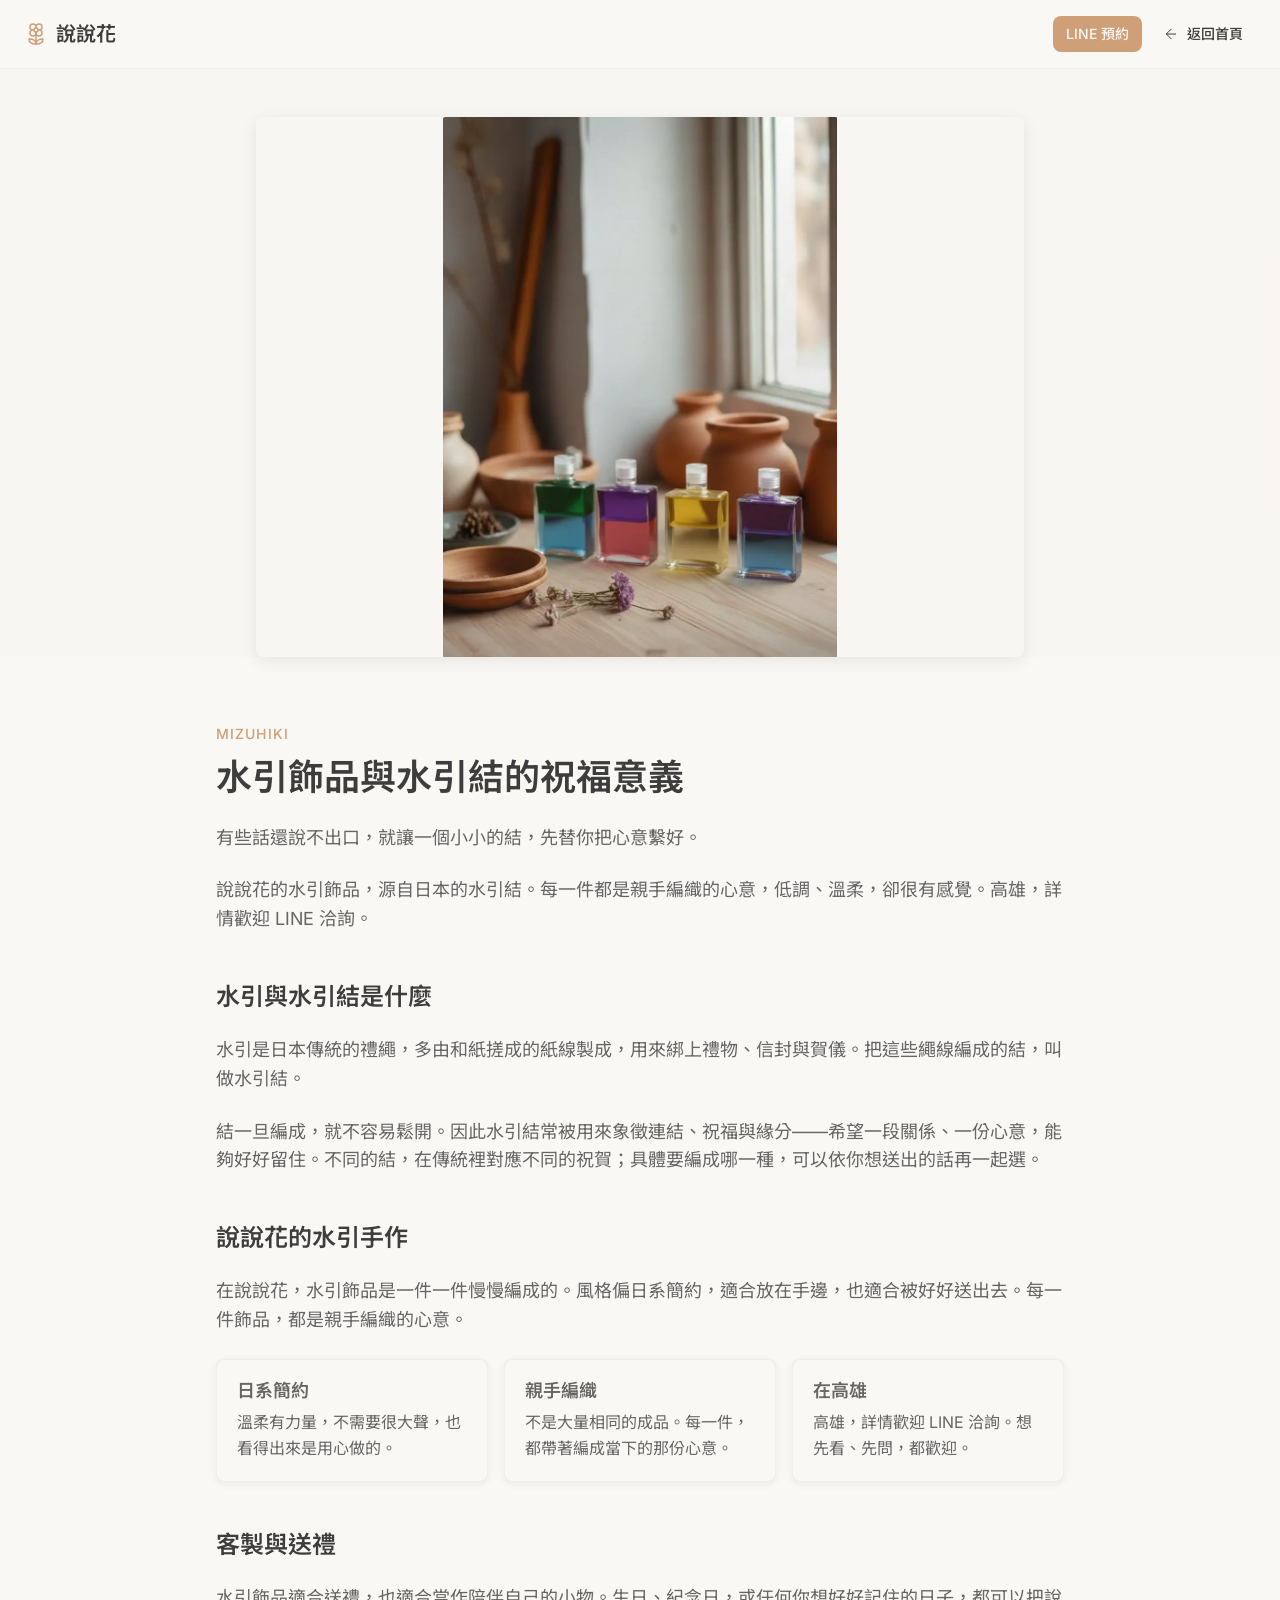
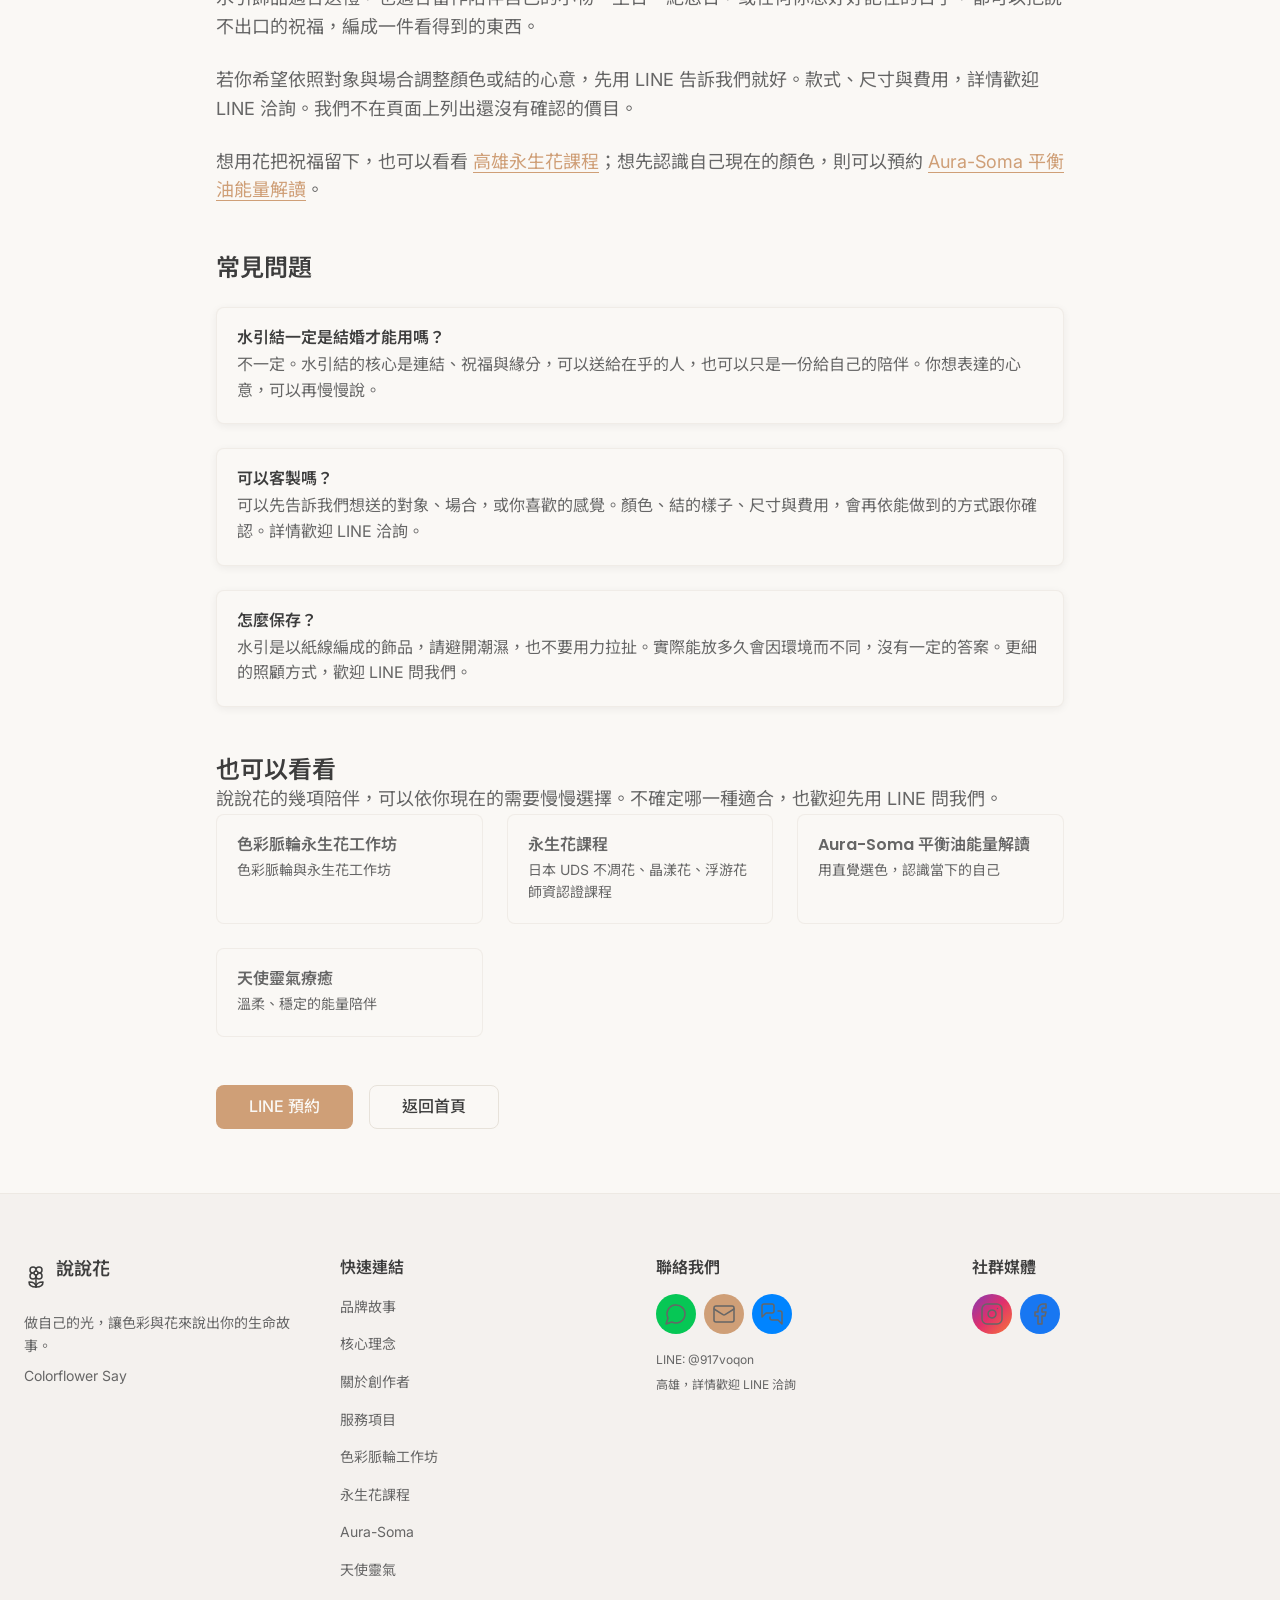
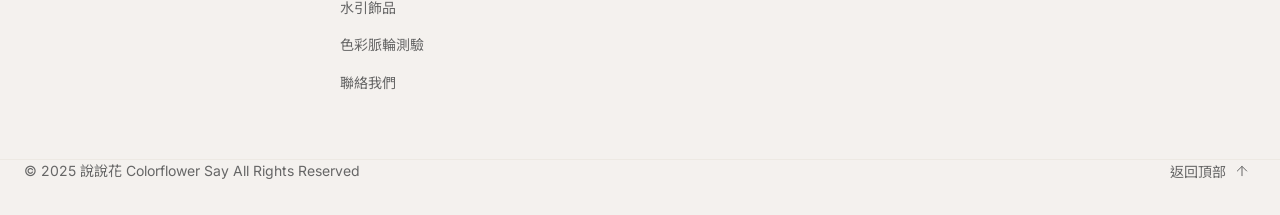
<file: mizuhiki/index.html>
<!doctype html>
<html lang="zh-TW" data-root="../">
  <head>
    <meta charset="UTF-8">
    <meta name="viewport" content="width=device-width, initial-scale=1.0, viewport-fit=cover">
    <script>
      (function () {
        var ua = navigator.userAgent || "";
        var mobile = /Android|iPhone|iPad|iPod|Mobile|Windows Phone|Line\/|FBAN|FBAV|FB_IAB|Instagram/i.test(ua) || (/Macintosh/.test(ua) && navigator.maxTouchPoints > 1);
        if (mobile) document.documentElement.classList.add("is-mobile");
      })();
    </script>
    <title>水引飾品與水引結的祝福意義｜說說花 Colorflower Say</title>
    <meta name="description" content="水引飾品以水引結承載連結、祝福與緣分。說說花在高雄親手編織手作 DIY 小物，適合送禮，也適合陪伴自己。想客製，歡迎 LINE 洽詢。">
    <meta name="author" content="說說花 Colorflower Say">
    <meta name="p:domain_verify" content="dd0c061ab130ff6da00efb555382fbee">
    
    <link rel="canonical" href="https://j106226-star.github.io/colorflower-say-static/mizuhiki">
    <meta property="og:type" content="website">
    <meta property="og:url" content="https://j106226-star.github.io/colorflower-say-static/mizuhiki">
    <meta property="og:title" content="水引飾品與水引結的祝福意義｜說說花 Colorflower Say">
    <meta property="og:description" content="水引飾品以水引結承載連結、祝福與緣分。說說花在高雄親手編織手作 DIY 小物，適合送禮，也適合陪伴自己。想客製，歡迎 LINE 洽詢。">
    <meta property="og:image" content="https://j106226-star.github.io/colorflower-say-static/images/og-image.jpg">
    <meta property="og:image:width" content="1200">
    <meta property="og:image:height" content="630">
    <meta property="og:locale" content="zh_TW">
    <meta name="twitter:card" content="summary_large_image">
    <meta name="twitter:title" content="水引飾品與水引結的祝福意義｜說說花 Colorflower Say">
    <meta name="twitter:description" content="水引飾品以水引結承載連結、祝福與緣分。說說花在高雄親手編織手作 DIY 小物，適合送禮，也適合陪伴自己。想客製，歡迎 LINE 洽詢。">
    <meta name="twitter:image" content="https://j106226-star.github.io/colorflower-say-static/images/og-image.jpg">
    <link rel="icon" href="../favicon.ico">
    <script type="application/ld+json">{"@context":"https://schema.org","@type":["LocalBusiness","Organization"],"@id":"https://j106226-star.github.io/colorflower-say-static/#organization","name":"說說花 Colorflower Say","url":"https://j106226-star.github.io/colorflower-say-static/","image":"https://j106226-star.github.io/colorflower-say-static/images/og-image.jpg","description":"說說花是高雄的服務型工作室，結合色彩能量、永生花（不凋花）手作與祝福。服務範圍在高雄，詳情歡迎 LINE 洽詢。","email":"colorflowersay@gmail.com","areaServed":{"@type":"City","name":"高雄"},"contactPoint":{"@type":"ContactPoint","contactType":"customer support","name":"LINE @917voqon","url":"https://line.me/R/ti/p/@917voqon","availableLanguage":"zh-TW"},"sameAs":["https://www.instagram.com/colorflower.say25","https://www.facebook.com/colorflowersay"]}</script>
    <script type="application/ld+json">{"@context":"https://schema.org","@type":"BreadcrumbList","itemListElement":[{"@type":"ListItem","position":1,"name":"首頁","item":"https://j106226-star.github.io/colorflower-say-static/"},{"@type":"ListItem","position":2,"name":"水引飾品","item":"https://j106226-star.github.io/colorflower-say-static/mizuhiki"}]}</script>
    <script type="application/ld+json">{"@context":"https://schema.org","@type":"FAQPage","mainEntity":[{"@type":"Question","name":"水引結一定是結婚才能用嗎？","acceptedAnswer":{"@type":"Answer","text":"不一定。水引結的核心是連結、祝福與緣分，可以送給在乎的人，也可以只是一份給自己的陪伴。你想表達的心意，可以再慢慢說。"}},{"@type":"Question","name":"可以客製嗎？","acceptedAnswer":{"@type":"Answer","text":"可以先告訴我們想送的對象、場合，或你喜歡的感覺。顏色、結的樣子、尺寸與費用，會再依能做到的方式跟你確認。詳情歡迎 LINE 洽詢。"}},{"@type":"Question","name":"怎麼保存？","acceptedAnswer":{"@type":"Answer","text":"水引是以紙線編成的飾品，請避開潮濕，也不要用力拉扯。實際能放多久會因環境而不同，沒有一定的答案。更細的照顧方式，歡迎 LINE 問我們。"}}]}</script>
    <link rel="preconnect" href="https://fonts.googleapis.com">
    <link rel="preconnect" href="https://fonts.gstatic.com" crossorigin>
    <link href="https://fonts.googleapis.com/css2?family=Inter:wght@300;400;500;600&family=Noto+Sans+TC:wght@400;500;600;700&family=Poppins:wght@400;600;700&display=swap" rel="stylesheet">
    <link rel="stylesheet" href="../assets/site.css">
  </head>
  <body data-page="mizuhiki">
    <header class="page-header">
    <div class="container nav-bar">
      <a class="logo" href="../"><svg class="icon" xmlns="http://www.w3.org/2000/svg" viewBox="0 0 24 24" fill="none" stroke="currentColor" stroke-width="1.5" stroke-linecap="round" stroke-linejoin="round" aria-hidden="true">

  <path d="M12 5a3 3 0 1 1 3 3m-3-3a3 3 0 1 0-3 3m3-3v1M9 8a3 3 0 1 0 3 3M9 8h1m5 0a3 3 0 1 1-3 3m3-3h-1m-2 3v-1" />
  <circle cx="12" cy="8" r="2" />
  <path d="M12 10v12" />
  <path d="M12 22c4.2 0 7-1.667 7-5-4.2 0-7 1.667-7 5Z" />
  <path d="M12 22c-4.2 0-7-1.667-7-5 4.2 0 7 1.667 7 5Z" />
</svg><span>說說花</span></a>
      <div class="header-actions">
        
        <a class="btn btn-solid btn-sm" href="https://line.me/R/ti/p/@917voqon" target="_blank" rel="noopener noreferrer">LINE 預約</a>
        <a class="btn btn-ghost btn-sm" href="../#hero"><svg class="icon icon-xs" xmlns="http://www.w3.org/2000/svg" viewBox="0 0 24 24" fill="none" stroke="currentColor" stroke-width="1.5" stroke-linecap="round" stroke-linejoin="round" aria-hidden="true">

  <path d="m12 19-7-7 7-7" />
  <path d="M19 12H5" />
</svg> 返回首頁</a>
      </div>
    </div>
  </header>
    <div class="page-hero"><div class="container inner"><div class="frame"><img src="../images/mizuhiki.webp" alt="粉金與酒紅的水引手作飾品，放在淺色布上"></div></div></div>
    <main class="section-container narrow">
      <span class="eyebrow">Mizuhiki</span>
      <h1 class="section-title">水引飾品與水引結的祝福意義</h1>
      <div class="stack muted lead">
        <p>有些話還說不出口，就讓一個小小的結，先替你把心意繫好。</p>
        <p>說說花的水引飾品，源自日本的水引結。每一件都是親手編織的心意，低調、溫柔，卻很有感覺。高雄，詳情歡迎 LINE 洽詢。</p>
        <h2 class="h2">水引與水引結是什麼</h2>
        <p>水引是日本傳統的禮繩，多由和紙搓成的紙線製成，用來綁上禮物、信封與賀儀。把這些繩線編成的結，叫做水引結。</p>
        <p>結一旦編成，就不容易鬆開。因此水引結常被用來象徵連結、祝福與緣分——希望一段關係、一份心意，能夠好好留住。不同的結，在傳統裡對應不同的祝賀；具體要編成哪一種，可以依你想送出的話再一起選。</p>
        <h2 class="h2">說說花的水引手作</h2>
        <p>在說說花，水引飾品是一件一件慢慢編成的。風格偏日系簡約，適合放在手邊，也適合被好好送出去。每一件飾品，都是親手編織的心意。</p>
        <ul class="three" style="list-style:none;padding:0;margin:0">
          <li class="card mini-card"><h3>日系簡約</h3><p>溫柔有力量，不需要很大聲，也看得出來是用心做的。</p></li><li class="card mini-card"><h3>親手編織</h3><p>不是大量相同的成品。每一件，都帶著編成當下的那份心意。</p></li><li class="card mini-card"><h3>在高雄</h3><p>高雄，詳情歡迎 LINE 洽詢。想先看、先問，都歡迎。</p></li>
        </ul>
        <h2 class="h2">客製與送禮</h2>
        <p>水引飾品適合送禮，也適合當作陪伴自己的小物。生日、紀念日，或任何你想好好記住的日子，都可以把說不出口的祝福，編成一件看得到的東西。</p>
        <p>若你希望依照對象與場合調整顏色或結的心意，先用 LINE 告訴我們就好。款式、尺寸與費用，詳情歡迎 LINE 洽詢。我們不在頁面上列出還沒有確認的價目。</p>
        <p>想用花把祝福留下，也可以看看 <a class="prose-link" href="../preserved-flower-workshop/">高雄永生花課程</a>；想先認識自己現在的顏色，則可以預約 <a class="prose-link" href="../aura-soma/">Aura-Soma 平衡油能量解讀</a>。</p>
        <h2 class="h2">常見問題</h2>
        <div class="stack"><div class="card faq"><h3>水引結一定是結婚才能用嗎？</h3><p>不一定。水引結的核心是連結、祝福與緣分，可以送給在乎的人，也可以只是一份給自己的陪伴。你想表達的心意，可以再慢慢說。</p></div><div class="card faq"><h3>可以客製嗎？</h3><p>可以先告訴我們想送的對象、場合，或你喜歡的感覺。顏色、結的樣子、尺寸與費用，會再依能做到的方式跟你確認。詳情歡迎 LINE 洽詢。</p></div><div class="card faq"><h3>怎麼保存？</h3><p>水引是以紙線編成的飾品，請避開潮濕，也不要用力拉扯。實際能放多久會因環境而不同，沒有一定的答案。更細的照顧方式，歡迎 LINE 問我們。</p></div></div>
        <div>
    <h2 class="h2">也可以看看</h2>
    <p>說說花的幾項陪伴，可以依你現在的需要慢慢選擇。不確定哪一種適合，也歡迎先用 LINE 問我們。</p>
    <ul class="related-grid" style="list-style:none;padding:0;margin:0">
      <li><a href="../preserved-flower-workshop/"><h3>色彩脈輪永生花工作坊</h3><p>色彩脈輪與永生花工作坊</p></a></li><li><a href="../preserved-flower-courses/"><h3>永生花課程</h3><p>日本 UDS 不凋花、晶漾花、浮游花師資認證課程</p></a></li><li><a href="../aura-soma/"><h3>Aura-Soma 平衡油能量解讀</h3><p>用直覺選色，認識當下的自己</p></a></li><li><a href="../angel-reiki/"><h3>天使靈氣療癒</h3><p>溫柔、穩定的能量陪伴</p></a></li>
    </ul>
  </div>
      </div>
      <div class="btn-row">
    <a class="btn btn-primary btn-lg btn-block-sm w-sm-auto" href="https://line.me/R/ti/p/@917voqon" target="_blank" rel="noopener noreferrer">LINE 預約</a>
    <a class="btn btn-outline btn-lg" href="../#hero">返回首頁</a>
  </div>
    </main>
    <footer class="site-footer">
    <div class="container footer-grid">
      <div>
        <div class="brand-row"><svg class="icon" xmlns="http://www.w3.org/2000/svg" viewBox="0 0 24 24" fill="none" stroke="currentColor" stroke-width="1.5" stroke-linecap="round" stroke-linejoin="round" aria-hidden="true">

  <path d="M12 5a3 3 0 1 1 3 3m-3-3a3 3 0 1 0-3 3m3-3v1M9 8a3 3 0 1 0 3 3M9 8h1m5 0a3 3 0 1 1-3 3m3-3h-1m-2 3v-1" />
  <circle cx="12" cy="8" r="2" />
  <path d="M12 10v12" />
  <path d="M12 22c4.2 0 7-1.667 7-5-4.2 0-7 1.667-7 5Z" />
  <path d="M12 22c-4.2 0-7-1.667-7-5 4.2 0 7 1.667 7 5Z" />
</svg><h3>說說花</h3></div>
        <p class="muted" style="font-size:0.875rem">做自己的光，讓色彩與花來說出你的生命故事。</p>
        <p class="muted" style="font-size:0.875rem;margin-top:0.5rem">Colorflower Say</p>
      </div>
      <div>
        <h4>快速連結</h4>
        <ul><li><a href="../#story">品牌故事</a></li><li><a href="../#values">核心理念</a></li><li><a href="../#team">關於創作者</a></li><li><a href="../#achievements">服務項目</a></li><li><a href="../preserved-flower-workshop/">色彩脈輪工作坊</a></li><li><a href="../preserved-flower-courses/">永生花課程</a></li><li><a href="../aura-soma/">Aura-Soma</a></li><li><a href="../angel-reiki/">天使靈氣</a></li><li><a href="../mizuhiki/">水引飾品</a></li><li><a href="../chakra-quiz/">色彩脈輪測驗</a></li><li><a href="../#contact">聯絡我們</a></li></ul>
      </div>
      <div>
        <h4>聯絡我們</h4>
        <div class="socials">
          <a class="social-btn bg-line" href="https://line.me/R/ti/p/@917voqon" target="_blank" rel="noopener noreferrer" title="加入 LINE 好友"><svg class="icon" xmlns="http://www.w3.org/2000/svg" viewBox="0 0 24 24" fill="none" stroke="currentColor" stroke-width="1.5" stroke-linecap="round" stroke-linejoin="round" aria-hidden="true">

  <path d="M7.9 20A9 9 0 1 0 4 16.1L2 22Z" />
</svg></a>
          <a class="social-btn bg-mail" href="mailto:colorflowersay@gmail.com" title="發送 Email"><svg class="icon" xmlns="http://www.w3.org/2000/svg" viewBox="0 0 24 24" fill="none" stroke="currentColor" stroke-width="1.5" stroke-linecap="round" stroke-linejoin="round" aria-hidden="true">

  <rect width="20" height="16" x="2" y="4" rx="2" />
  <path d="m22 7-8.97 5.7a1.94 1.94 0 0 1-2.06 0L2 7" />
</svg></a>
          <a class="social-btn bg-msg" href="https://www.messenger.com/t/colorflowersay" target="_blank" rel="noopener noreferrer" title="Messenger 聊天"><svg class="icon" xmlns="http://www.w3.org/2000/svg" viewBox="0 0 24 24" fill="none" stroke="currentColor" stroke-width="1.5" stroke-linecap="round" stroke-linejoin="round" aria-hidden="true">

  <path d="M14 9a2 2 0 0 1-2 2H6l-4 4V4a2 2 0 0 1 2-2h8a2 2 0 0 1 2 2z" />
  <path d="M18 9h2a2 2 0 0 1 2 2v11l-4-4h-6a2 2 0 0 1-2-2v-1" />
</svg></a>
        </div>
        <p class="muted" style="font-size:0.75rem">LINE: @917voqon</p>
        <p class="muted" style="font-size:0.75rem;margin-top:0.35rem">高雄，詳情歡迎 LINE 洽詢</p>
      </div>
      <div>
        <h4>社群媒體</h4>
        <div class="socials">
          <a class="social-btn bg-ig" href="https://www.instagram.com/colorflower.say25" target="_blank" rel="noopener noreferrer" title="@colorflower.say25"><svg class="icon" xmlns="http://www.w3.org/2000/svg" viewBox="0 0 24 24" fill="none" stroke="currentColor" stroke-width="1.5" stroke-linecap="round" stroke-linejoin="round" aria-hidden="true">

  <rect width="20" height="20" x="2" y="2" rx="5" ry="5" />
  <path d="M16 11.37A4 4 0 1 1 12.63 8 4 4 0 0 1 16 11.37z" />
  <line x1="17.5" x2="17.51" y1="6.5" y2="6.5" />
</svg></a>
          <a class="social-btn bg-fb" href="https://www.facebook.com/colorflowersay" target="_blank" rel="noopener noreferrer" title="說說花 Facebook"><svg class="icon" xmlns="http://www.w3.org/2000/svg" viewBox="0 0 24 24" fill="none" stroke="currentColor" stroke-width="1.5" stroke-linecap="round" stroke-linejoin="round" aria-hidden="true">

  <path d="M18 2h-3a5 5 0 0 0-5 5v3H7v4h3v8h4v-8h3l1-4h-4V7a1 1 0 0 1 1-1h3z" />
</svg></a>
        </div>
      </div>
    </div>
    <div class="container legal">
      <p class="muted" style="font-size:0.875rem">© 2025 說說花 Colorflower Say All Rights Reserved</p>
      <button type="button" class="top-btn" data-top>返回頂部 <svg class="icon icon-xs" xmlns="http://www.w3.org/2000/svg" viewBox="0 0 24 24" fill="none" stroke="currentColor" stroke-width="1.5" stroke-linecap="round" stroke-linejoin="round" aria-hidden="true">

  <path d="m5 12 7-7 7 7" />
  <path d="M12 19V5" />
</svg></button>
    </div>
  </footer>
    <a id="floating-cart" class="floating-cart" hidden href="../cart/" aria-label="前往購物車，0 件">前往購物車<span data-floating-count>0</span></a>
    <script src="../assets/site.js" defer></script>
  </body>
</html>
</file>
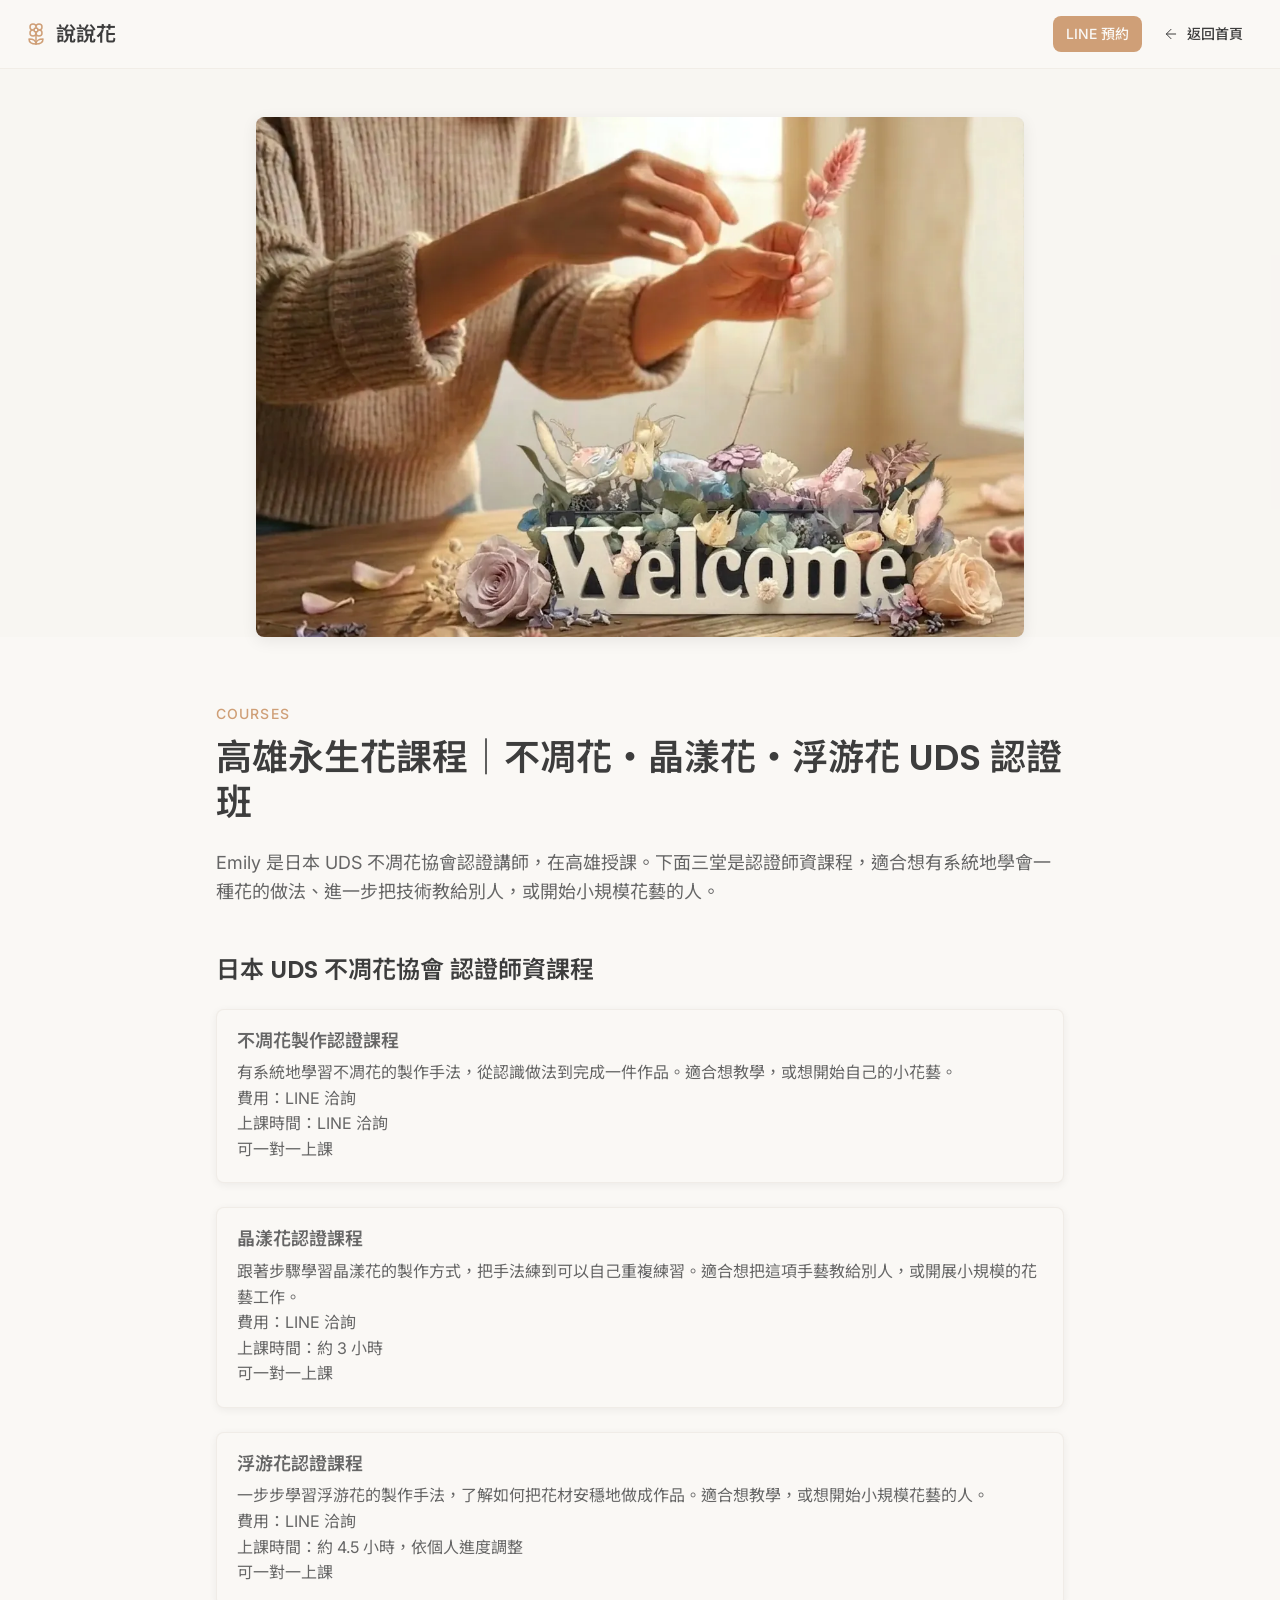
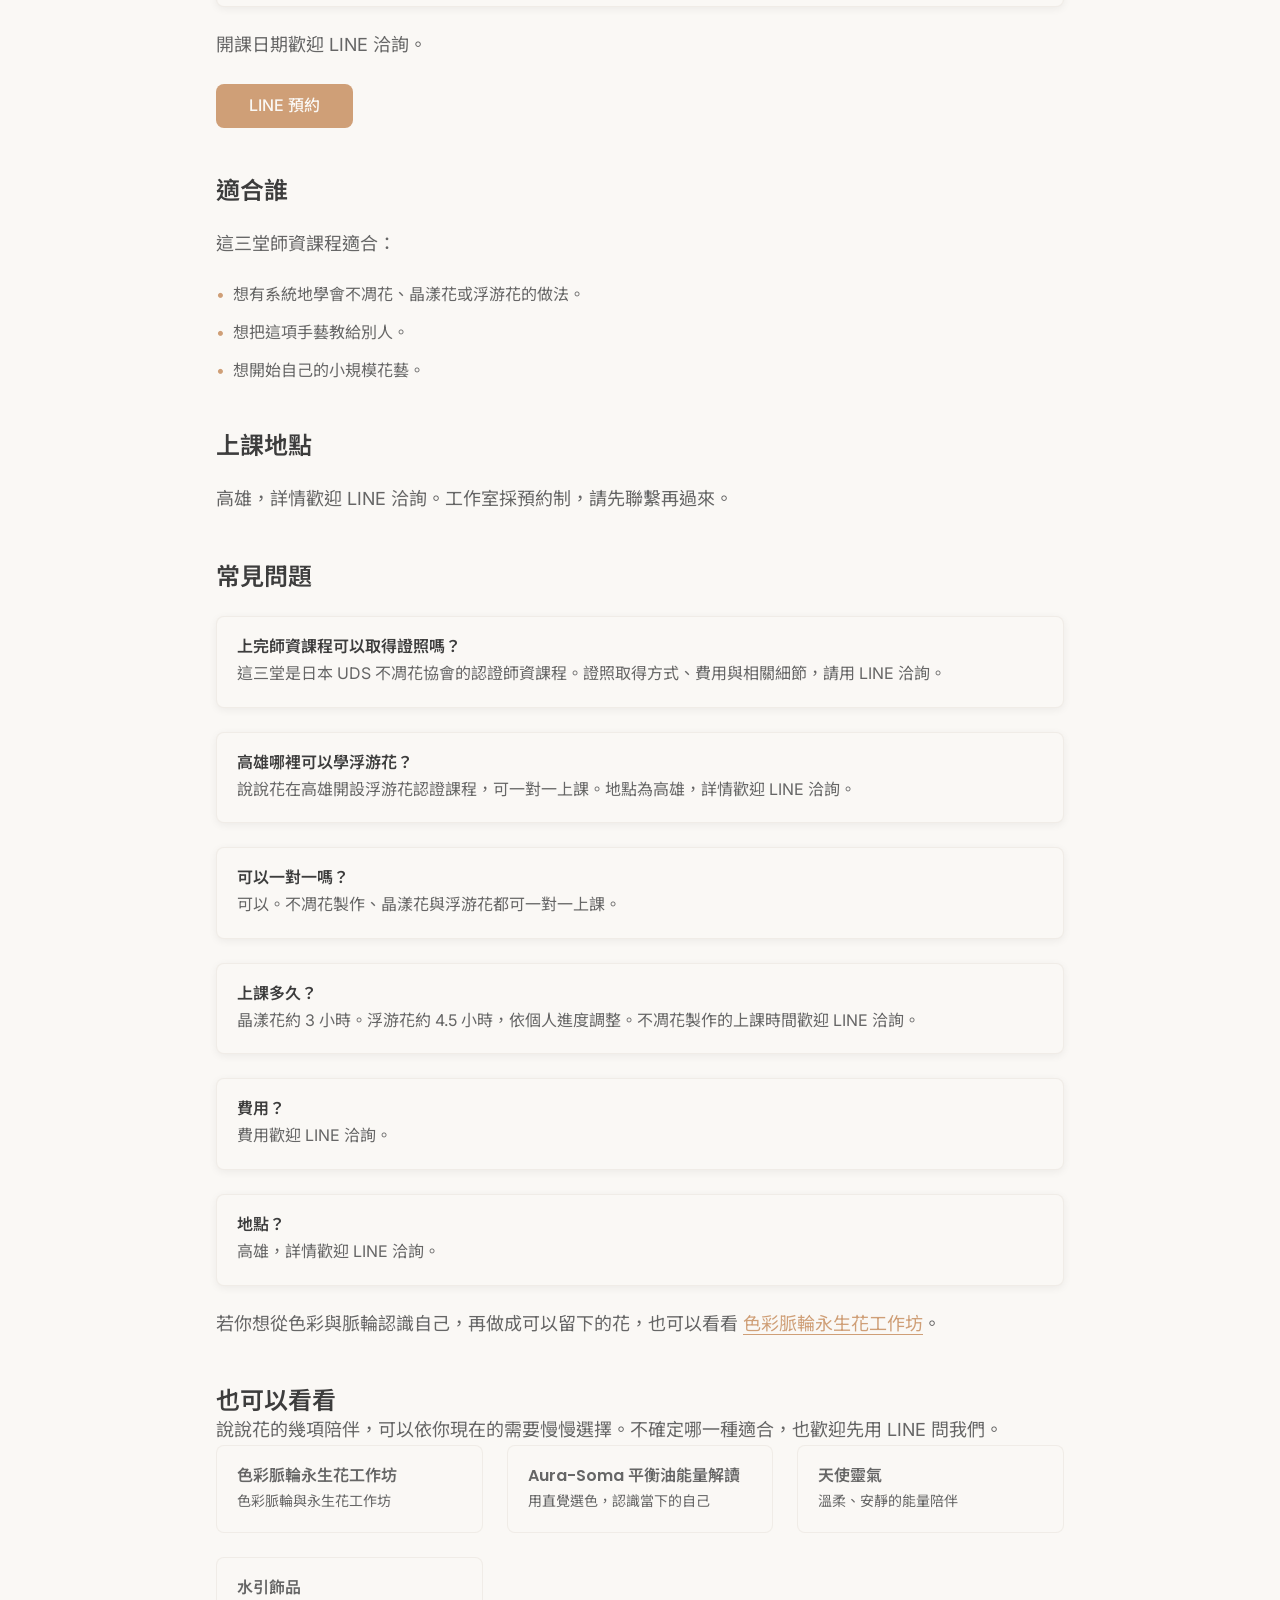
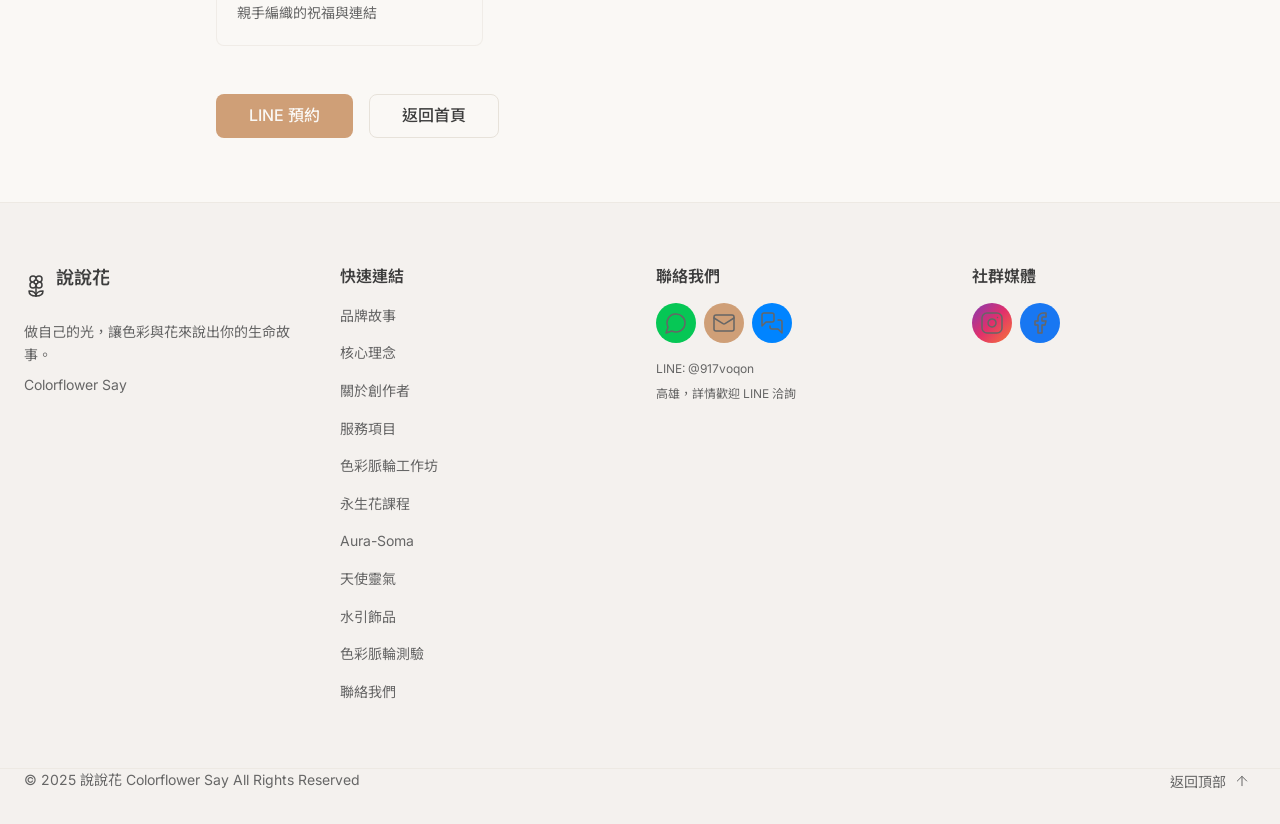
<file: preserved-flower-courses/index.html>
<!doctype html>
<html lang="zh-TW" data-root="../">
  <head>
    <meta charset="UTF-8">
    <meta name="viewport" content="width=device-width, initial-scale=1.0, viewport-fit=cover">
    <script>
      (function () {
        var ua = navigator.userAgent || "";
        var mobile = /Android|iPhone|iPad|iPod|Mobile|Windows Phone|Line\/|FBAN|FBAV|FB_IAB|Instagram/i.test(ua) || (/Macintosh/.test(ua) && navigator.maxTouchPoints > 1);
        if (mobile) document.documentElement.classList.add("is-mobile");
      })();
    </script>
    <title>高雄永生花課程｜不凋花・晶漾花・浮游花 UDS 認證班｜說說花</title>
    <meta name="description" content="在高雄學習不凋花、晶漾花與浮游花的 UDS 認證班。可一對一上課，費用歡迎 LINE 洽詢。">
    <meta name="author" content="說說花 Colorflower Say">
    <meta name="p:domain_verify" content="dd0c061ab130ff6da00efb555382fbee">
    
    <link rel="canonical" href="https://j106226-star.github.io/colorflower-say-static/preserved-flower-courses">
    <meta property="og:type" content="website">
    <meta property="og:url" content="https://j106226-star.github.io/colorflower-say-static/preserved-flower-courses">
    <meta property="og:title" content="高雄永生花課程｜不凋花・晶漾花・浮游花 UDS 認證班｜說說花">
    <meta property="og:description" content="在高雄學習不凋花、晶漾花與浮游花的 UDS 認證班。可一對一上課，費用歡迎 LINE 洽詢。">
    <meta property="og:image" content="https://j106226-star.github.io/colorflower-say-static/images/og-image.jpg">
    <meta property="og:image:width" content="1200">
    <meta property="og:image:height" content="630">
    <meta property="og:locale" content="zh_TW">
    <meta name="twitter:card" content="summary_large_image">
    <meta name="twitter:title" content="高雄永生花課程｜不凋花・晶漾花・浮游花 UDS 認證班｜說說花">
    <meta name="twitter:description" content="在高雄學習不凋花、晶漾花與浮游花的 UDS 認證班。可一對一上課，費用歡迎 LINE 洽詢。">
    <meta name="twitter:image" content="https://j106226-star.github.io/colorflower-say-static/images/og-image.jpg">
    <link rel="icon" href="../favicon.ico">
    <script type="application/ld+json">{"@context":"https://schema.org","@type":["LocalBusiness","Organization"],"@id":"https://j106226-star.github.io/colorflower-say-static/#organization","name":"說說花 Colorflower Say","url":"https://j106226-star.github.io/colorflower-say-static/","image":"https://j106226-star.github.io/colorflower-say-static/images/og-image.jpg","description":"說說花是高雄的服務型工作室，結合色彩能量、永生花（不凋花）手作與祝福。服務範圍在高雄，詳情歡迎 LINE 洽詢。","email":"colorflowersay@gmail.com","areaServed":{"@type":"City","name":"高雄"},"contactPoint":{"@type":"ContactPoint","contactType":"customer support","name":"LINE @917voqon","url":"https://line.me/R/ti/p/@917voqon","availableLanguage":"zh-TW"},"sameAs":["https://www.instagram.com/colorflower.say25","https://www.facebook.com/colorflowersay"]}</script>
    <script type="application/ld+json">{"@context":"https://schema.org","@type":"BreadcrumbList","itemListElement":[{"@type":"ListItem","position":1,"name":"首頁","item":"https://j106226-star.github.io/colorflower-say-static/"},{"@type":"ListItem","position":2,"name":"永生花課程","item":"https://j106226-star.github.io/colorflower-say-static/preserved-flower-courses"}]}</script>
    <script type="application/ld+json">{"@context":"https://schema.org","@graph":[{"@type":"Course","@id":"https://j106226-star.github.io/colorflower-say-static/preserved-flower-courses#budiao","name":"不凋花製作認證課程","description":"有系統地學習不凋花的製作手法，從認識做法到完成一件作品。可一對一上課。上課時間與費用歡迎 LINE 洽詢。","provider":{"@id":"https://j106226-star.github.io/colorflower-say-static/#organization"},"inLanguage":"zh-TW","courseMode":"onsite","courseWorkload":"上課時間歡迎 LINE 洽詢"},{"@type":"Course","@id":"https://j106226-star.github.io/colorflower-say-static/preserved-flower-courses#jingyang","name":"晶漾花認證課程","description":"跟著步驟學習晶漾花的製作方式，把手法練到可以自己重複練習。可一對一上課。上課時間約 3 小時。費用歡迎 LINE 洽詢。","provider":{"@id":"https://j106226-star.github.io/colorflower-say-static/#organization"},"inLanguage":"zh-TW","courseMode":"onsite","courseWorkload":"約 3 小時"},{"@type":"Course","@id":"https://j106226-star.github.io/colorflower-say-static/preserved-flower-courses#fuyou","name":"浮游花認證課程","description":"一步步學習浮游花的製作手法，了解如何把花材安穩地做成作品。可一對一上課。上課時間約 4.5 小時，依個人進度調整。費用歡迎 LINE 洽詢。","provider":{"@id":"https://j106226-star.github.io/colorflower-say-static/#organization"},"inLanguage":"zh-TW","courseMode":"onsite","courseWorkload":"約 4.5 小時，依個人進度調整"}]}</script>
    <script type="application/ld+json">{"@context":"https://schema.org","@type":"FAQPage","mainEntity":[{"@type":"Question","name":"上完師資課程可以取得證照嗎？","acceptedAnswer":{"@type":"Answer","text":"這三堂是日本 UDS 不凋花協會的認證師資課程。證照取得方式、費用與相關細節，請用 LINE 洽詢。"}},{"@type":"Question","name":"高雄哪裡可以學浮游花？","acceptedAnswer":{"@type":"Answer","text":"說說花在高雄開設浮游花認證課程，可一對一上課。地點為高雄，詳情歡迎 LINE 洽詢。"}},{"@type":"Question","name":"可以一對一嗎？","acceptedAnswer":{"@type":"Answer","text":"可以。不凋花製作、晶漾花與浮游花都可一對一上課。"}},{"@type":"Question","name":"上課多久？","acceptedAnswer":{"@type":"Answer","text":"晶漾花約 3 小時。浮游花約 4.5 小時，依個人進度調整。不凋花製作的上課時間歡迎 LINE 洽詢。"}},{"@type":"Question","name":"費用？","acceptedAnswer":{"@type":"Answer","text":"費用歡迎 LINE 洽詢。"}},{"@type":"Question","name":"地點？","acceptedAnswer":{"@type":"Answer","text":"高雄，詳情歡迎 LINE 洽詢。"}}]}</script>
    <link rel="preconnect" href="https://fonts.googleapis.com">
    <link rel="preconnect" href="https://fonts.gstatic.com" crossorigin>
    <link href="https://fonts.googleapis.com/css2?family=Inter:wght@300;400;500;600&family=Noto+Sans+TC:wght@400;500;600;700&family=Poppins:wght@400;600;700&display=swap" rel="stylesheet">
    <link rel="stylesheet" href="../assets/site.css">
  </head>
  <body data-page="courses">
    <header class="page-header">
    <div class="container nav-bar">
      <a class="logo" href="../"><svg class="icon" xmlns="http://www.w3.org/2000/svg" viewBox="0 0 24 24" fill="none" stroke="currentColor" stroke-width="1.5" stroke-linecap="round" stroke-linejoin="round" aria-hidden="true">

  <path d="M12 5a3 3 0 1 1 3 3m-3-3a3 3 0 1 0-3 3m3-3v1M9 8a3 3 0 1 0 3 3M9 8h1m5 0a3 3 0 1 1-3 3m3-3h-1m-2 3v-1" />
  <circle cx="12" cy="8" r="2" />
  <path d="M12 10v12" />
  <path d="M12 22c4.2 0 7-1.667 7-5-4.2 0-7 1.667-7 5Z" />
  <path d="M12 22c-4.2 0-7-1.667-7-5 4.2 0 7 1.667 7 5Z" />
</svg><span>說說花</span></a>
      <div class="header-actions">
        
        <a class="btn btn-solid btn-sm" href="https://line.me/R/ti/p/@917voqon" target="_blank" rel="noopener noreferrer">LINE 預約</a>
        <a class="btn btn-ghost btn-sm" href="../#hero"><svg class="icon icon-xs" xmlns="http://www.w3.org/2000/svg" viewBox="0 0 24 24" fill="none" stroke="currentColor" stroke-width="1.5" stroke-linecap="round" stroke-linejoin="round" aria-hidden="true">

  <path d="m12 19-7-7 7-7" />
  <path d="M19 12H5" />
</svg> 返回首頁</a>
      </div>
    </div>
  </header>
    <div class="page-hero"><div class="container inner"><div class="frame"><img src="../images/flower-dome.webp" alt="玻璃鐘罩裡的粉白永生花，放在木桌上"></div></div></div>
    <main class="section-container narrow">
      <span class="eyebrow">Courses</span>
      <h1 class="section-title">高雄永生花課程｜不凋花・晶漾花・浮游花 UDS 認證班</h1>
      <div class="stack muted lead">
        <p>Emily 是日本 UDS 不凋花協會認證講師，在高雄授課。下面三堂是認證師資課程，適合想有系統地學會一種花的做法、進一步把技術教給別人，或開始小規模花藝的人。</p>
        <h2 class="h2">日本 UDS 不凋花協會 認證師資課程</h2>
        <ul class="stack" style="list-style:none;padding:0;margin:0">
          <li class="card mini-card"><h3>不凋花製作認證課程</h3><p>有系統地學習不凋花的製作手法，從認識做法到完成一件作品。適合想教學，或想開始自己的小花藝。</p><p>費用：LINE 洽詢</p><p>上課時間：LINE 洽詢</p><p>可一對一上課</p></li><li class="card mini-card"><h3>晶漾花認證課程</h3><p>跟著步驟學習晶漾花的製作方式，把手法練到可以自己重複練習。適合想把這項手藝教給別人，或開展小規模的花藝工作。</p><p>費用：LINE 洽詢</p><p>上課時間：約 3 小時</p><p>可一對一上課</p></li><li class="card mini-card"><h3>浮游花認證課程</h3><p>一步步學習浮游花的製作手法，了解如何把花材安穩地做成作品。適合想教學，或想開始小規模花藝的人。</p><p>費用：LINE 洽詢</p><p>上課時間：約 4.5 小時，依個人進度調整</p><p>可一對一上課</p></li>
        </ul>
        <p>開課日期歡迎 LINE 洽詢。</p>
        <div><a class="btn btn-primary btn-lg btn-block-sm w-sm-auto" href="https://line.me/R/ti/p/@917voqon" target="_blank" rel="noopener noreferrer">LINE 預約</a></div>
        <h2 class="h2">適合誰</h2>
        <p>這三堂師資課程適合：</p>
        <ul class="bullets">
          <li><span class="dot">•</span><span>想有系統地學會不凋花、晶漾花或浮游花的做法。</span></li><li><span class="dot">•</span><span>想把這項手藝教給別人。</span></li><li><span class="dot">•</span><span>想開始自己的小規模花藝。</span></li>
        </ul>
        <h2 class="h2">上課地點</h2>
        <p>高雄，詳情歡迎 LINE 洽詢。工作室採預約制，請先聯繫再過來。</p>
        <h2 class="h2">常見問題</h2>
        <div class="stack"><div class="card faq"><h3>上完師資課程可以取得證照嗎？</h3><p>這三堂是日本 UDS 不凋花協會的認證師資課程。證照取得方式、費用與相關細節，請用 LINE 洽詢。</p></div><div class="card faq"><h3>高雄哪裡可以學浮游花？</h3><p>說說花在高雄開設浮游花認證課程，可一對一上課。地點為高雄，詳情歡迎 LINE 洽詢。</p></div><div class="card faq"><h3>可以一對一嗎？</h3><p>可以。不凋花製作、晶漾花與浮游花都可一對一上課。</p></div><div class="card faq"><h3>上課多久？</h3><p>晶漾花約 3 小時。浮游花約 4.5 小時，依個人進度調整。不凋花製作的上課時間歡迎 LINE 洽詢。</p></div><div class="card faq"><h3>費用？</h3><p>費用歡迎 LINE 洽詢。</p></div><div class="card faq"><h3>地點？</h3><p>高雄，詳情歡迎 LINE 洽詢。</p></div></div>
        <p>若你想從色彩與脈輪認識自己，再做成可以留下的花，也可以看看 <a class="prose-link" href="../preserved-flower-workshop/">色彩脈輪永生花工作坊</a>。</p>
        <div>
    <h2 class="h2">也可以看看</h2>
    <p>說說花的幾項陪伴，可以依你現在的需要慢慢選擇。不確定哪一種適合，也歡迎先用 LINE 問我們。</p>
    <ul class="related-grid" style="list-style:none;padding:0;margin:0">
      <li><a href="../preserved-flower-workshop/"><h3>色彩脈輪永生花工作坊</h3><p>色彩脈輪與永生花工作坊</p></a></li><li><a href="../aura-soma/"><h3>Aura-Soma 平衡油能量解讀</h3><p>用直覺選色，認識當下的自己</p></a></li><li><a href="../angel-reiki/"><h3>天使靈氣</h3><p>溫柔、安靜的能量陪伴</p></a></li><li><a href="../mizuhiki/"><h3>水引飾品</h3><p>親手編織的祝福與連結</p></a></li>
    </ul>
  </div>
      </div>
      <div class="btn-row">
    <a class="btn btn-primary btn-lg btn-block-sm w-sm-auto" href="https://line.me/R/ti/p/@917voqon" target="_blank" rel="noopener noreferrer">LINE 預約</a>
    <a class="btn btn-outline btn-lg" href="../#hero">返回首頁</a>
  </div>
    </main>
    <footer class="site-footer">
    <div class="container footer-grid">
      <div>
        <div class="brand-row"><svg class="icon" xmlns="http://www.w3.org/2000/svg" viewBox="0 0 24 24" fill="none" stroke="currentColor" stroke-width="1.5" stroke-linecap="round" stroke-linejoin="round" aria-hidden="true">

  <path d="M12 5a3 3 0 1 1 3 3m-3-3a3 3 0 1 0-3 3m3-3v1M9 8a3 3 0 1 0 3 3M9 8h1m5 0a3 3 0 1 1-3 3m3-3h-1m-2 3v-1" />
  <circle cx="12" cy="8" r="2" />
  <path d="M12 10v12" />
  <path d="M12 22c4.2 0 7-1.667 7-5-4.2 0-7 1.667-7 5Z" />
  <path d="M12 22c-4.2 0-7-1.667-7-5 4.2 0 7 1.667 7 5Z" />
</svg><h3>說說花</h3></div>
        <p class="muted" style="font-size:0.875rem">做自己的光，讓色彩與花來說出你的生命故事。</p>
        <p class="muted" style="font-size:0.875rem;margin-top:0.5rem">Colorflower Say</p>
      </div>
      <div>
        <h4>快速連結</h4>
        <ul><li><a href="../#story">品牌故事</a></li><li><a href="../#values">核心理念</a></li><li><a href="../#team">關於創作者</a></li><li><a href="../#achievements">服務項目</a></li><li><a href="../preserved-flower-workshop/">色彩脈輪工作坊</a></li><li><a href="../preserved-flower-courses/">永生花課程</a></li><li><a href="../aura-soma/">Aura-Soma</a></li><li><a href="../angel-reiki/">天使靈氣</a></li><li><a href="../mizuhiki/">水引飾品</a></li><li><a href="../chakra-quiz/">色彩脈輪測驗</a></li><li><a href="../#contact">聯絡我們</a></li></ul>
      </div>
      <div>
        <h4>聯絡我們</h4>
        <div class="socials">
          <a class="social-btn bg-line" href="https://line.me/R/ti/p/@917voqon" target="_blank" rel="noopener noreferrer" title="加入 LINE 好友"><svg class="icon" xmlns="http://www.w3.org/2000/svg" viewBox="0 0 24 24" fill="none" stroke="currentColor" stroke-width="1.5" stroke-linecap="round" stroke-linejoin="round" aria-hidden="true">

  <path d="M7.9 20A9 9 0 1 0 4 16.1L2 22Z" />
</svg></a>
          <a class="social-btn bg-mail" href="mailto:colorflowersay@gmail.com" title="發送 Email"><svg class="icon" xmlns="http://www.w3.org/2000/svg" viewBox="0 0 24 24" fill="none" stroke="currentColor" stroke-width="1.5" stroke-linecap="round" stroke-linejoin="round" aria-hidden="true">

  <rect width="20" height="16" x="2" y="4" rx="2" />
  <path d="m22 7-8.97 5.7a1.94 1.94 0 0 1-2.06 0L2 7" />
</svg></a>
          <a class="social-btn bg-msg" href="https://www.messenger.com/t/colorflowersay" target="_blank" rel="noopener noreferrer" title="Messenger 聊天"><svg class="icon" xmlns="http://www.w3.org/2000/svg" viewBox="0 0 24 24" fill="none" stroke="currentColor" stroke-width="1.5" stroke-linecap="round" stroke-linejoin="round" aria-hidden="true">

  <path d="M14 9a2 2 0 0 1-2 2H6l-4 4V4a2 2 0 0 1 2-2h8a2 2 0 0 1 2 2z" />
  <path d="M18 9h2a2 2 0 0 1 2 2v11l-4-4h-6a2 2 0 0 1-2-2v-1" />
</svg></a>
        </div>
        <p class="muted" style="font-size:0.75rem">LINE: @917voqon</p>
        <p class="muted" style="font-size:0.75rem;margin-top:0.35rem">高雄，詳情歡迎 LINE 洽詢</p>
      </div>
      <div>
        <h4>社群媒體</h4>
        <div class="socials">
          <a class="social-btn bg-ig" href="https://www.instagram.com/colorflower.say25" target="_blank" rel="noopener noreferrer" title="@colorflower.say25"><svg class="icon" xmlns="http://www.w3.org/2000/svg" viewBox="0 0 24 24" fill="none" stroke="currentColor" stroke-width="1.5" stroke-linecap="round" stroke-linejoin="round" aria-hidden="true">

  <rect width="20" height="20" x="2" y="2" rx="5" ry="5" />
  <path d="M16 11.37A4 4 0 1 1 12.63 8 4 4 0 0 1 16 11.37z" />
  <line x1="17.5" x2="17.51" y1="6.5" y2="6.5" />
</svg></a>
          <a class="social-btn bg-fb" href="https://www.facebook.com/colorflowersay" target="_blank" rel="noopener noreferrer" title="說說花 Facebook"><svg class="icon" xmlns="http://www.w3.org/2000/svg" viewBox="0 0 24 24" fill="none" stroke="currentColor" stroke-width="1.5" stroke-linecap="round" stroke-linejoin="round" aria-hidden="true">

  <path d="M18 2h-3a5 5 0 0 0-5 5v3H7v4h3v8h4v-8h3l1-4h-4V7a1 1 0 0 1 1-1h3z" />
</svg></a>
        </div>
      </div>
    </div>
    <div class="container legal">
      <p class="muted" style="font-size:0.875rem">© 2025 說說花 Colorflower Say All Rights Reserved</p>
      <button type="button" class="top-btn" data-top>返回頂部 <svg class="icon icon-xs" xmlns="http://www.w3.org/2000/svg" viewBox="0 0 24 24" fill="none" stroke="currentColor" stroke-width="1.5" stroke-linecap="round" stroke-linejoin="round" aria-hidden="true">

  <path d="m5 12 7-7 7 7" />
  <path d="M12 19V5" />
</svg></button>
    </div>
  </footer>
    <a id="floating-cart" class="floating-cart" hidden href="../cart/" aria-label="前往購物車，0 件">前往購物車<span data-floating-count>0</span></a>
    <script src="../assets/site.js" defer></script>
  </body>
</html>
</file>
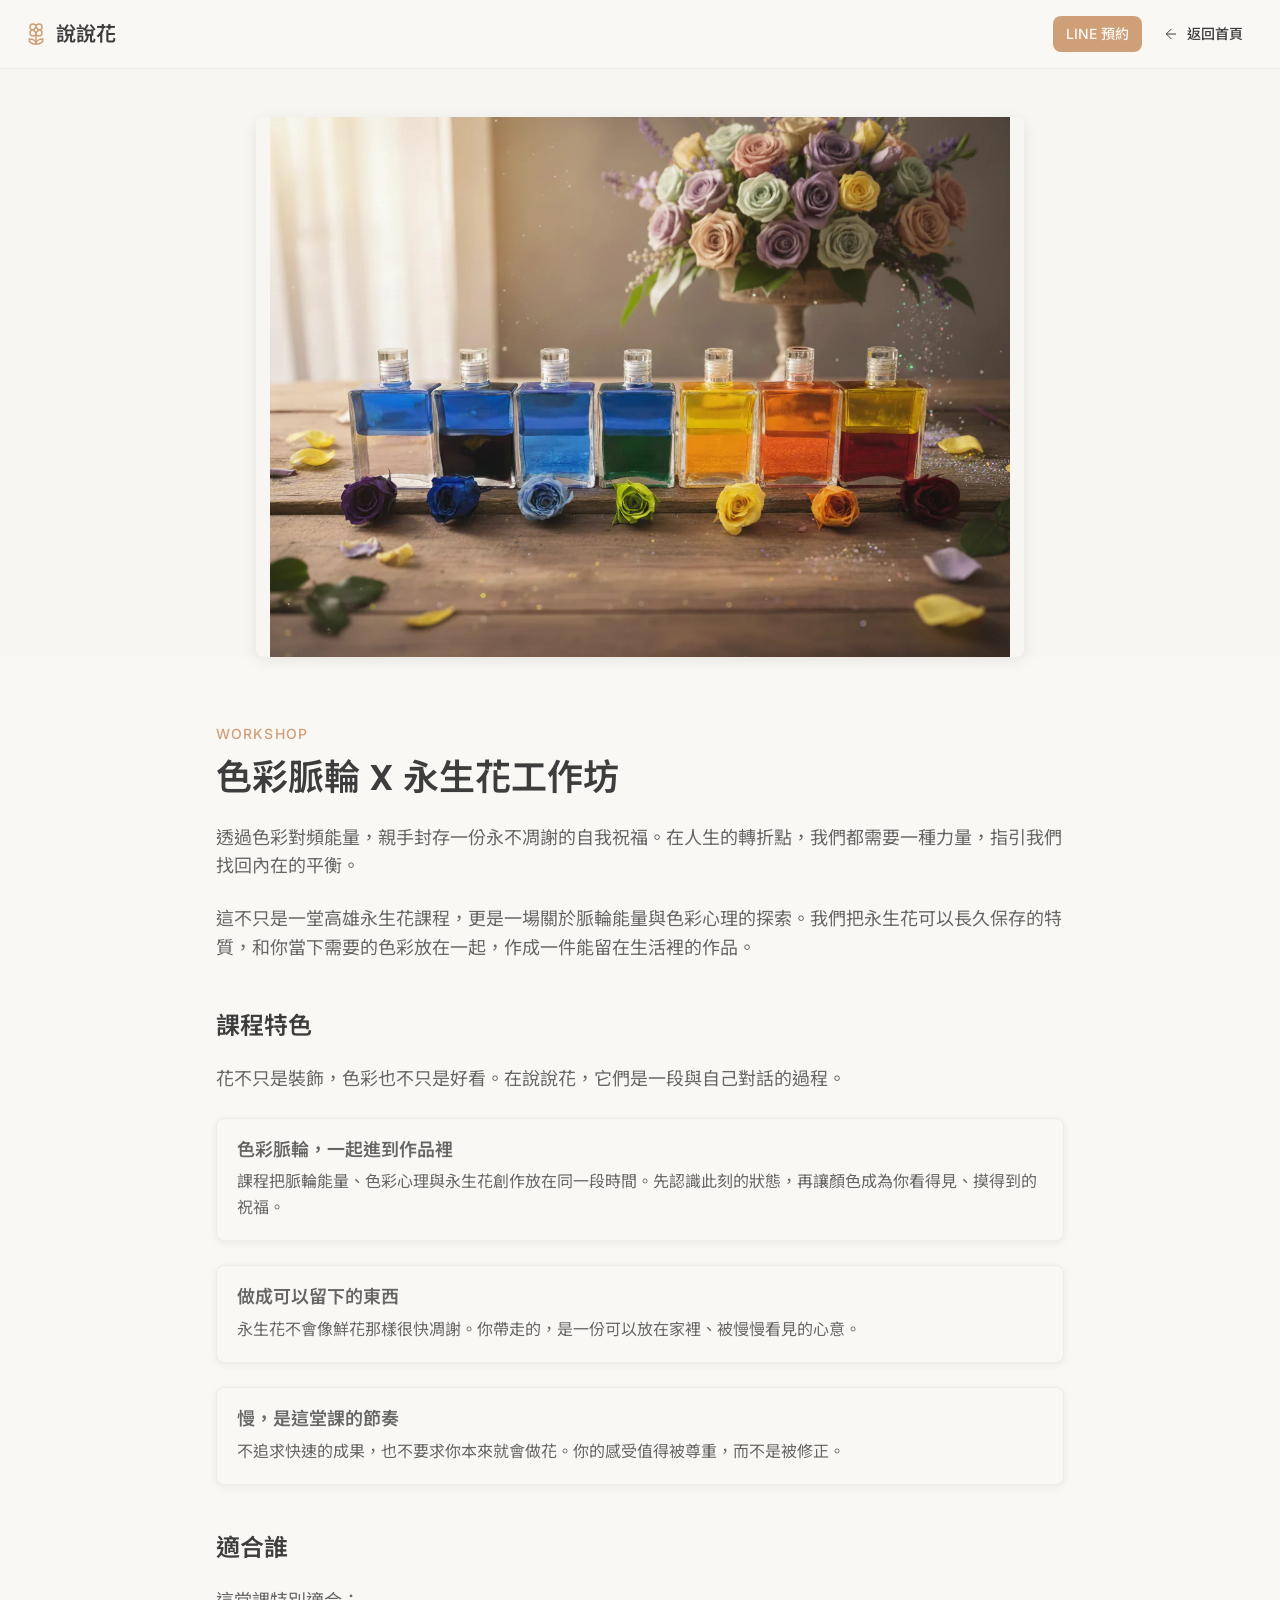
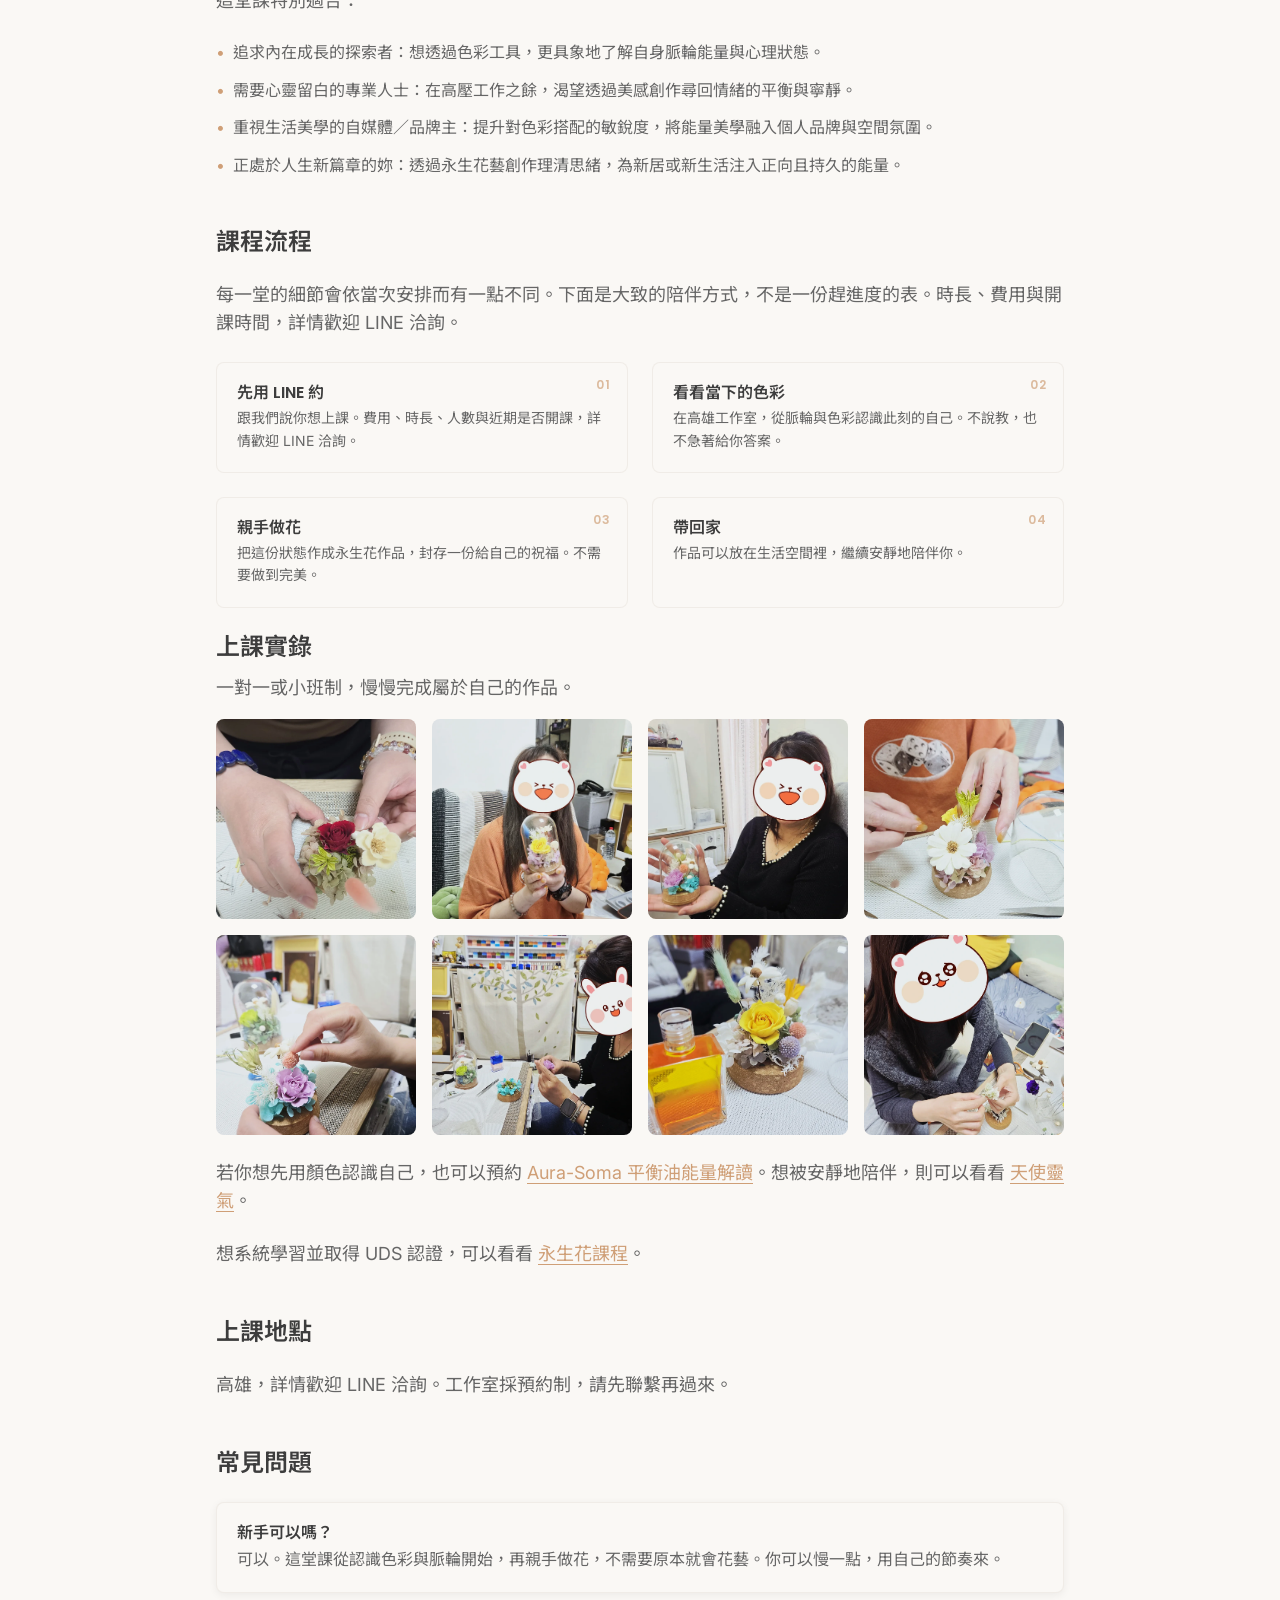
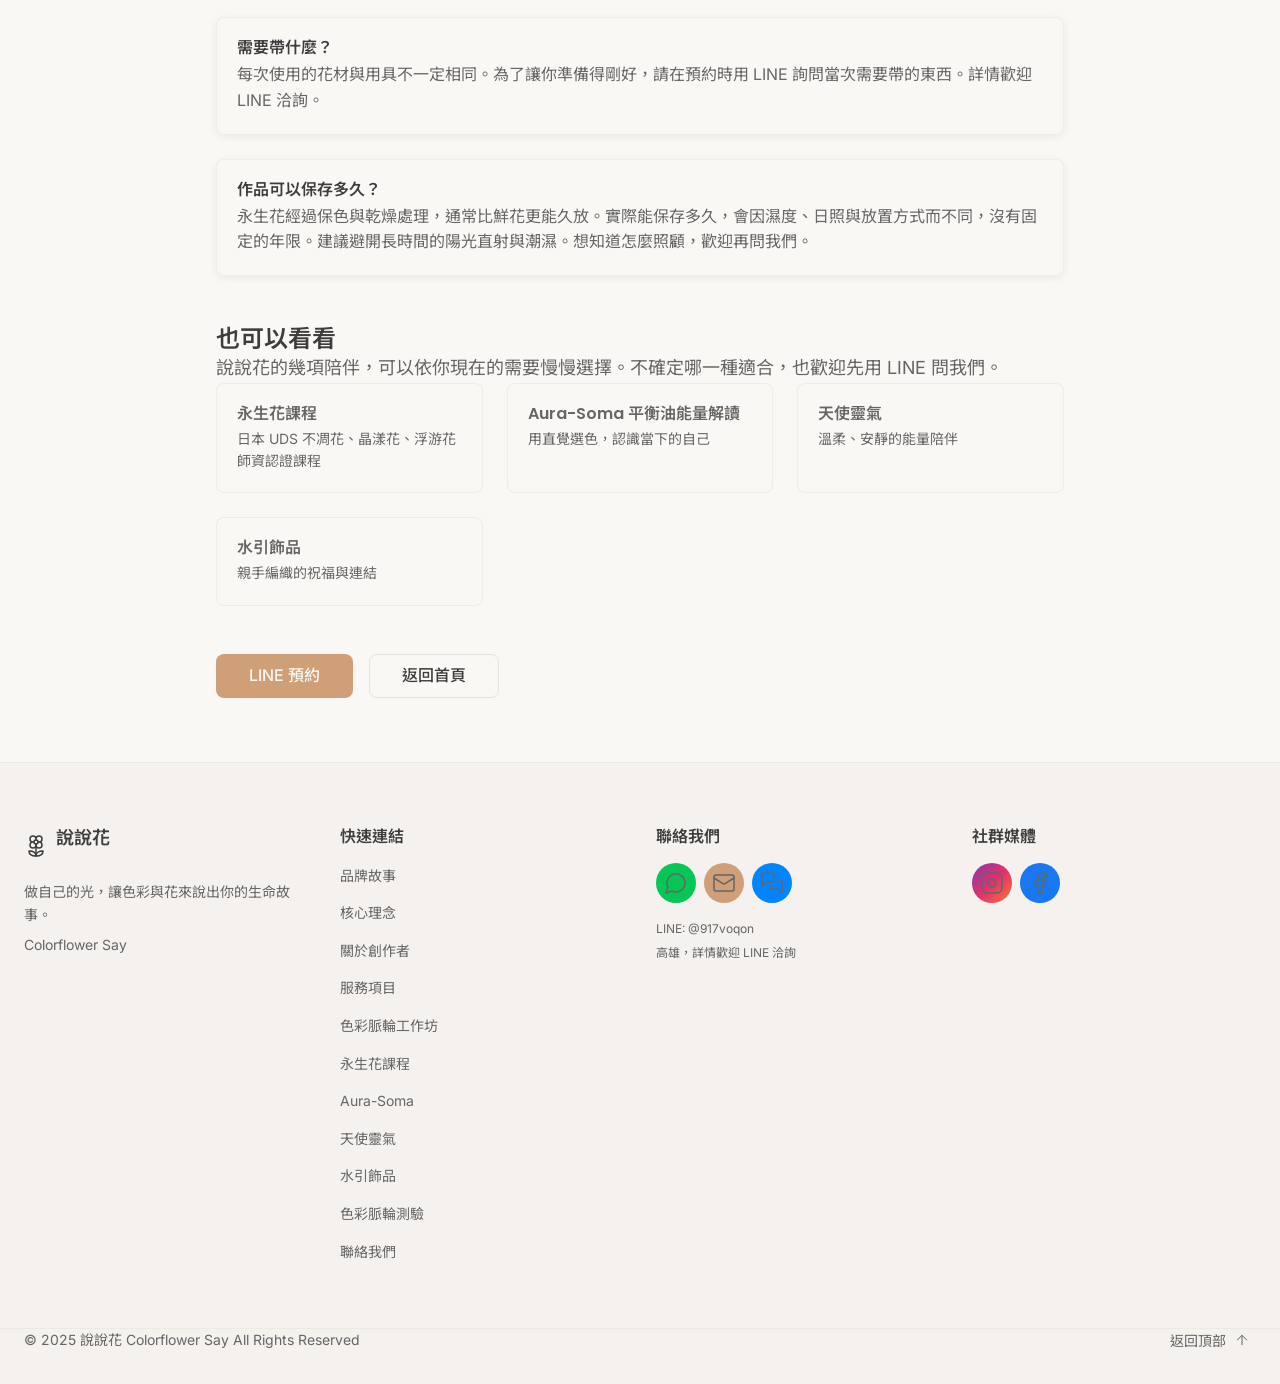
<file: preserved-flower-workshop/index.html>
<!doctype html>
<html lang="zh-TW" data-root="../">
  <head>
    <meta charset="UTF-8">
    <meta name="viewport" content="width=device-width, initial-scale=1.0, viewport-fit=cover">
    <script>
      (function () {
        var ua = navigator.userAgent || "";
        var mobile = /Android|iPhone|iPad|iPod|Mobile|Windows Phone|Line\/|FBAN|FBAV|FB_IAB|Instagram/i.test(ua) || (/Macintosh/.test(ua) && navigator.maxTouchPoints > 1);
        if (mobile) document.documentElement.classList.add("is-mobile");
      })();
    </script>
    <title>色彩脈輪 X 永生花工作坊｜高雄手作體驗｜說說花</title>
    <meta name="description" content="在高雄把色彩脈輪與永生花手作放在一起，做成可以留下的作品。新手也歡迎，詳情可 LINE 洽詢。">
    <meta name="author" content="說說花 Colorflower Say">
    <meta name="p:domain_verify" content="dd0c061ab130ff6da00efb555382fbee">
    
    <link rel="canonical" href="https://j106226-star.github.io/colorflower-say-static/preserved-flower-workshop">
    <meta property="og:type" content="website">
    <meta property="og:url" content="https://j106226-star.github.io/colorflower-say-static/preserved-flower-workshop">
    <meta property="og:title" content="色彩脈輪 X 永生花工作坊｜高雄手作體驗｜說說花">
    <meta property="og:description" content="在高雄把色彩脈輪與永生花手作放在一起，做成可以留下的作品。新手也歡迎，詳情可 LINE 洽詢。">
    <meta property="og:image" content="https://j106226-star.github.io/colorflower-say-static/images/og-image.jpg">
    <meta property="og:image:width" content="1200">
    <meta property="og:image:height" content="630">
    <meta property="og:locale" content="zh_TW">
    <meta name="twitter:card" content="summary_large_image">
    <meta name="twitter:title" content="色彩脈輪 X 永生花工作坊｜高雄手作體驗｜說說花">
    <meta name="twitter:description" content="在高雄把色彩脈輪與永生花手作放在一起，做成可以留下的作品。新手也歡迎，詳情可 LINE 洽詢。">
    <meta name="twitter:image" content="https://j106226-star.github.io/colorflower-say-static/images/og-image.jpg">
    <link rel="icon" href="../favicon.ico">
    <script type="application/ld+json">{"@context":"https://schema.org","@type":["LocalBusiness","Organization"],"@id":"https://j106226-star.github.io/colorflower-say-static/#organization","name":"說說花 Colorflower Say","url":"https://j106226-star.github.io/colorflower-say-static/","image":"https://j106226-star.github.io/colorflower-say-static/images/og-image.jpg","description":"說說花是高雄的服務型工作室，結合色彩能量、永生花（不凋花）手作與祝福。服務範圍在高雄，詳情歡迎 LINE 洽詢。","email":"colorflowersay@gmail.com","areaServed":{"@type":"City","name":"高雄"},"contactPoint":{"@type":"ContactPoint","contactType":"customer support","name":"LINE @917voqon","url":"https://line.me/R/ti/p/@917voqon","availableLanguage":"zh-TW"},"sameAs":["https://www.instagram.com/colorflower.say25","https://www.facebook.com/colorflowersay"]}</script>
    <script type="application/ld+json">{"@context":"https://schema.org","@type":"BreadcrumbList","itemListElement":[{"@type":"ListItem","position":1,"name":"首頁","item":"https://j106226-star.github.io/colorflower-say-static/"},{"@type":"ListItem","position":2,"name":"色彩脈輪 X 永生花工作坊","item":"https://j106226-star.github.io/colorflower-say-static/preserved-flower-workshop"}]}</script>
    <script type="application/ld+json">{"@context":"https://schema.org","@type":"Course","@id":"https://j106226-star.github.io/colorflower-say-static/preserved-flower-workshop#course","name":"色彩脈輪 X 永生花工作坊","description":"在高雄把色彩脈輪與永生花手作放在一起，做成可以留下的作品。一對一或小班制。新手也歡迎。時長、費用與開課時間，詳情歡迎 LINE 洽詢。","provider":{"@id":"https://j106226-star.github.io/colorflower-say-static/#organization"},"inLanguage":"zh-TW","courseMode":"onsite","courseWorkload":"時長歡迎 LINE 洽詢"}</script>
    <script type="application/ld+json">{"@context":"https://schema.org","@type":"FAQPage","mainEntity":[{"@type":"Question","name":"新手可以嗎？","acceptedAnswer":{"@type":"Answer","text":"可以。這堂課從認識色彩與脈輪開始，再親手做花，不需要原本就會花藝。你可以慢一點，用自己的節奏來。"}},{"@type":"Question","name":"需要帶什麼？","acceptedAnswer":{"@type":"Answer","text":"每次使用的花材與用具不一定相同。為了讓你準備得剛好，請在預約時用 LINE 詢問當次需要帶的東西。詳情歡迎 LINE 洽詢。"}},{"@type":"Question","name":"作品可以保存多久？","acceptedAnswer":{"@type":"Answer","text":"永生花經過保色與乾燥處理，通常比鮮花更能久放。實際能保存多久，會因濕度、日照與放置方式而不同，沒有固定的年限。建議避開長時間的陽光直射與潮濕。想知道怎麼照顧，歡迎再問我們。"}}]}</script>
    <link rel="preconnect" href="https://fonts.googleapis.com">
    <link rel="preconnect" href="https://fonts.gstatic.com" crossorigin>
    <link href="https://fonts.googleapis.com/css2?family=Inter:wght@300;400;500;600&family=Noto+Sans+TC:wght@400;500;600;700&family=Poppins:wght@400;600;700&display=swap" rel="stylesheet">
    <link rel="stylesheet" href="../assets/site.css">
  </head>
  <body data-page="workshop">
    <header class="page-header">
    <div class="container nav-bar">
      <a class="logo" href="../"><svg class="icon" xmlns="http://www.w3.org/2000/svg" viewBox="0 0 24 24" fill="none" stroke="currentColor" stroke-width="1.5" stroke-linecap="round" stroke-linejoin="round" aria-hidden="true">

  <path d="M12 5a3 3 0 1 1 3 3m-3-3a3 3 0 1 0-3 3m3-3v1M9 8a3 3 0 1 0 3 3M9 8h1m5 0a3 3 0 1 1-3 3m3-3h-1m-2 3v-1" />
  <circle cx="12" cy="8" r="2" />
  <path d="M12 10v12" />
  <path d="M12 22c4.2 0 7-1.667 7-5-4.2 0-7 1.667-7 5Z" />
  <path d="M12 22c-4.2 0-7-1.667-7-5 4.2 0 7 1.667 7 5Z" />
</svg><span>說說花</span></a>
      <div class="header-actions">
        
        <a class="btn btn-solid btn-sm" href="https://line.me/R/ti/p/@917voqon" target="_blank" rel="noopener noreferrer">LINE 預約</a>
        <a class="btn btn-ghost btn-sm" href="../#hero"><svg class="icon icon-xs" xmlns="http://www.w3.org/2000/svg" viewBox="0 0 24 24" fill="none" stroke="currentColor" stroke-width="1.5" stroke-linecap="round" stroke-linejoin="round" aria-hidden="true">

  <path d="m12 19-7-7 7-7" />
  <path d="M19 12H5" />
</svg> 返回首頁</a>
      </div>
    </div>
  </header>
    <div class="page-hero"><div class="container inner"><div class="frame contain"><img src="../images/workshop-hero.webp" alt="色彩脈輪 X 永生花工作坊，七支彩油瓶與永生玫瑰" width="1184" height="864"></div></div></div>
    <main class="section-container narrow">
      <span class="eyebrow">Workshop</span>
      <h1 class="section-title">色彩脈輪 X 永生花工作坊</h1>
      <div class="stack muted lead">
        <p>透過色彩對頻能量，親手封存一份永不凋謝的自我祝福。在人生的轉折點，我們都需要一種力量，指引我們找回內在的平衡。</p>
        <p>這不只是一堂高雄永生花課程，更是一場關於脈輪能量與色彩心理的探索。我們把永生花可以長久保存的特質，和你當下需要的色彩放在一起，作成一件能留在生活裡的作品。</p>
        <h2 class="h2">課程特色</h2>
        <p>花不只是裝飾，色彩也不只是好看。在說說花，它們是一段與自己對話的過程。</p>
        <ul class="stack" style="list-style:none;padding:0;margin:0">
          <li class="card mini-card"><h3>色彩脈輪，一起進到作品裡</h3><p>課程把脈輪能量、色彩心理與永生花創作放在同一段時間。先認識此刻的狀態，再讓顏色成為你看得見、摸得到的祝福。</p></li><li class="card mini-card"><h3>做成可以留下的東西</h3><p>永生花不會像鮮花那樣很快凋謝。你帶走的，是一份可以放在家裡、被慢慢看見的心意。</p></li><li class="card mini-card"><h3>慢，是這堂課的節奏</h3><p>不追求快速的成果，也不要求你本來就會做花。你的感受值得被尊重，而不是被修正。</p></li>
        </ul>
        <h2 class="h2">適合誰</h2>
        <p>這堂課特別適合：</p>
        <ul class="bullets">
          <li><span class="dot">•</span><span>追求內在成長的探索者：想透過色彩工具，更具象地了解自身脈輪能量與心理狀態。</span></li><li><span class="dot">•</span><span>需要心靈留白的專業人士：在高壓工作之餘，渴望透過美感創作尋回情緒的平衡與寧靜。</span></li><li><span class="dot">•</span><span>重視生活美學的自媒體／品牌主：提升對色彩搭配的敏銳度，將能量美學融入個人品牌與空間氛圍。</span></li><li><span class="dot">•</span><span>正處於人生新篇章的妳：透過永生花藝創作理清思緒，為新居或新生活注入正向且持久的能量。</span></li>
        </ul>
        <h2 class="h2">課程流程</h2>
        <p>每一堂的細節會依當次安排而有一點不同。下面是大致的陪伴方式，不是一份趕進度的表。時長、費用與開課時間，詳情歡迎 LINE 洽詢。</p>
        <ol class="step-grid" style="list-style:none;padding:0;margin:0"><li class="step"><span class="step-no">01</span><h3 style="padding-right:2rem">先用 LINE 約</h3><p>跟我們說你想上課。費用、時長、人數與近期是否開課，詳情歡迎 LINE 洽詢。</p></li><li class="step"><span class="step-no">02</span><h3 style="padding-right:2rem">看看當下的色彩</h3><p>在高雄工作室，從脈輪與色彩認識此刻的自己。不說教，也不急著給你答案。</p></li><li class="step"><span class="step-no">03</span><h3 style="padding-right:2rem">親手做花</h3><p>把這份狀態作成永生花作品，封存一份給自己的祝福。不需要做到完美。</p></li><li class="step"><span class="step-no">04</span><h3 style="padding-right:2rem">帶回家</h3><p>作品可以放在生活空間裡，繼續安靜地陪伴你。</p></li></ol>
        <section class="class-record" aria-labelledby="class-record-title">
          <h2 class="h2" id="class-record-title">上課實錄</h2>
          <p>一對一或小班制，慢慢完成屬於自己的作品。</p>
          <ul class="class-gallery">
            <li><a href="../images/workshop/class-1.webp"><img src="../images/workshop/class-1.webp" alt="說說花永生花工作坊上課實錄 1" width="1400" height="1050" loading="lazy"></a></li>
            <li><a href="../images/workshop/class-2.webp"><img src="../images/workshop/class-2.webp" alt="說說花永生花工作坊上課實錄 2" width="960" height="1400" loading="lazy"></a></li>
            <li><a href="../images/workshop/class-3.webp"><img src="../images/workshop/class-3.webp" alt="說說花永生花工作坊上課實錄 3" width="965" height="1400" loading="lazy"></a></li>
            <li><a href="../images/workshop/class-4.webp"><img src="../images/workshop/class-4.webp" alt="說說花永生花工作坊上課實錄 4" width="1074" height="1400" loading="lazy"></a></li>
            <li><a href="../images/workshop/class-5.webp"><img src="../images/workshop/class-5.webp" alt="說說花永生花工作坊上課實錄 5" width="1050" height="1400" loading="lazy"></a></li>
            <li><a href="../images/workshop/class-6.webp"><img src="../images/workshop/class-6.webp" alt="說說花永生花工作坊上課實錄 6" width="1050" height="1400" loading="lazy"></a></li>
            <li><a href="../images/workshop/class-7.webp"><img src="../images/workshop/class-7.webp" alt="說說花永生花工作坊上課實錄 7" width="1050" height="1400" loading="lazy"></a></li>
            <li><a href="../images/workshop/class-8.webp"><img src="../images/workshop/class-8.webp" alt="說說花永生花工作坊上課實錄 8" width="1050" height="1400" loading="lazy"></a></li>
          </ul>
        </section>
        <p>若你想先用顏色認識自己，也可以預約 <a class="prose-link" href="../aura-soma/">Aura-Soma 平衡油能量解讀</a>。想被安靜地陪伴，則可以看看 <a class="prose-link" href="../angel-reiki/">天使靈氣</a>。</p>
        <p>想系統學習並取得 UDS 認證，可以看看 <a class="prose-link" href="../preserved-flower-courses/">永生花課程</a>。</p>
        <h2 class="h2">上課地點</h2>
        <p>高雄，詳情歡迎 LINE 洽詢。工作室採預約制，請先聯繫再過來。</p>
        <h2 class="h2">常見問題</h2>
        <div class="stack"><div class="card faq"><h3>新手可以嗎？</h3><p>可以。這堂課從認識色彩與脈輪開始，再親手做花，不需要原本就會花藝。你可以慢一點，用自己的節奏來。</p></div><div class="card faq"><h3>需要帶什麼？</h3><p>每次使用的花材與用具不一定相同。為了讓你準備得剛好，請在預約時用 LINE 詢問當次需要帶的東西。詳情歡迎 LINE 洽詢。</p></div><div class="card faq"><h3>作品可以保存多久？</h3><p>永生花經過保色與乾燥處理，通常比鮮花更能久放。實際能保存多久，會因濕度、日照與放置方式而不同，沒有固定的年限。建議避開長時間的陽光直射與潮濕。想知道怎麼照顧，歡迎再問我們。</p></div></div>
        <div>
    <h2 class="h2">也可以看看</h2>
    <p>說說花的幾項陪伴，可以依你現在的需要慢慢選擇。不確定哪一種適合，也歡迎先用 LINE 問我們。</p>
    <ul class="related-grid" style="list-style:none;padding:0;margin:0">
      <li><a href="../preserved-flower-courses/"><h3>永生花課程</h3><p>日本 UDS 不凋花、晶漾花、浮游花師資認證課程</p></a></li><li><a href="../aura-soma/"><h3>Aura-Soma 平衡油能量解讀</h3><p>用直覺選色，認識當下的自己</p></a></li><li><a href="../angel-reiki/"><h3>天使靈氣</h3><p>溫柔、安靜的能量陪伴</p></a></li><li><a href="../mizuhiki/"><h3>水引飾品</h3><p>親手編織的祝福與連結</p></a></li>
    </ul>
  </div>
      </div>
      <div class="btn-row">
    <a class="btn btn-primary btn-lg btn-block-sm w-sm-auto" href="https://line.me/R/ti/p/@917voqon" target="_blank" rel="noopener noreferrer">LINE 預約</a>
    <a class="btn btn-outline btn-lg" href="../#hero">返回首頁</a>
  </div>
    </main>
    <footer class="site-footer">
    <div class="container footer-grid">
      <div>
        <div class="brand-row"><svg class="icon" xmlns="http://www.w3.org/2000/svg" viewBox="0 0 24 24" fill="none" stroke="currentColor" stroke-width="1.5" stroke-linecap="round" stroke-linejoin="round" aria-hidden="true">

  <path d="M12 5a3 3 0 1 1 3 3m-3-3a3 3 0 1 0-3 3m3-3v1M9 8a3 3 0 1 0 3 3M9 8h1m5 0a3 3 0 1 1-3 3m3-3h-1m-2 3v-1" />
  <circle cx="12" cy="8" r="2" />
  <path d="M12 10v12" />
  <path d="M12 22c4.2 0 7-1.667 7-5-4.2 0-7 1.667-7 5Z" />
  <path d="M12 22c-4.2 0-7-1.667-7-5 4.2 0 7 1.667 7 5Z" />
</svg><h3>說說花</h3></div>
        <p class="muted" style="font-size:0.875rem">做自己的光，讓色彩與花來說出你的生命故事。</p>
        <p class="muted" style="font-size:0.875rem;margin-top:0.5rem">Colorflower Say</p>
      </div>
      <div>
        <h4>快速連結</h4>
        <ul><li><a href="../#story">品牌故事</a></li><li><a href="../#values">核心理念</a></li><li><a href="../#team">關於創作者</a></li><li><a href="../#achievements">服務項目</a></li><li><a href="../preserved-flower-workshop/">色彩脈輪工作坊</a></li><li><a href="../preserved-flower-courses/">永生花課程</a></li><li><a href="../aura-soma/">Aura-Soma</a></li><li><a href="../angel-reiki/">天使靈氣</a></li><li><a href="../mizuhiki/">水引飾品</a></li><li><a href="../chakra-quiz/">色彩脈輪測驗</a></li><li><a href="../#contact">聯絡我們</a></li></ul>
      </div>
      <div>
        <h4>聯絡我們</h4>
        <div class="socials">
          <a class="social-btn bg-line" href="https://line.me/R/ti/p/@917voqon" target="_blank" rel="noopener noreferrer" title="加入 LINE 好友"><svg class="icon" xmlns="http://www.w3.org/2000/svg" viewBox="0 0 24 24" fill="none" stroke="currentColor" stroke-width="1.5" stroke-linecap="round" stroke-linejoin="round" aria-hidden="true">

  <path d="M7.9 20A9 9 0 1 0 4 16.1L2 22Z" />
</svg></a>
          <a class="social-btn bg-mail" href="mailto:colorflowersay@gmail.com" title="發送 Email"><svg class="icon" xmlns="http://www.w3.org/2000/svg" viewBox="0 0 24 24" fill="none" stroke="currentColor" stroke-width="1.5" stroke-linecap="round" stroke-linejoin="round" aria-hidden="true">

  <rect width="20" height="16" x="2" y="4" rx="2" />
  <path d="m22 7-8.97 5.7a1.94 1.94 0 0 1-2.06 0L2 7" />
</svg></a>
          <a class="social-btn bg-msg" href="https://www.messenger.com/t/colorflowersay" target="_blank" rel="noopener noreferrer" title="Messenger 聊天"><svg class="icon" xmlns="http://www.w3.org/2000/svg" viewBox="0 0 24 24" fill="none" stroke="currentColor" stroke-width="1.5" stroke-linecap="round" stroke-linejoin="round" aria-hidden="true">

  <path d="M14 9a2 2 0 0 1-2 2H6l-4 4V4a2 2 0 0 1 2-2h8a2 2 0 0 1 2 2z" />
  <path d="M18 9h2a2 2 0 0 1 2 2v11l-4-4h-6a2 2 0 0 1-2-2v-1" />
</svg></a>
        </div>
        <p class="muted" style="font-size:0.75rem">LINE: @917voqon</p>
        <p class="muted" style="font-size:0.75rem;margin-top:0.35rem">高雄，詳情歡迎 LINE 洽詢</p>
      </div>
      <div>
        <h4>社群媒體</h4>
        <div class="socials">
          <a class="social-btn bg-ig" href="https://www.instagram.com/colorflower.say25" target="_blank" rel="noopener noreferrer" title="@colorflower.say25"><svg class="icon" xmlns="http://www.w3.org/2000/svg" viewBox="0 0 24 24" fill="none" stroke="currentColor" stroke-width="1.5" stroke-linecap="round" stroke-linejoin="round" aria-hidden="true">

  <rect width="20" height="20" x="2" y="2" rx="5" ry="5" />
  <path d="M16 11.37A4 4 0 1 1 12.63 8 4 4 0 0 1 16 11.37z" />
  <line x1="17.5" x2="17.51" y1="6.5" y2="6.5" />
</svg></a>
          <a class="social-btn bg-fb" href="https://www.facebook.com/colorflowersay" target="_blank" rel="noopener noreferrer" title="說說花 Facebook"><svg class="icon" xmlns="http://www.w3.org/2000/svg" viewBox="0 0 24 24" fill="none" stroke="currentColor" stroke-width="1.5" stroke-linecap="round" stroke-linejoin="round" aria-hidden="true">

  <path d="M18 2h-3a5 5 0 0 0-5 5v3H7v4h3v8h4v-8h3l1-4h-4V7a1 1 0 0 1 1-1h3z" />
</svg></a>
        </div>
      </div>
    </div>
    <div class="container legal">
      <p class="muted" style="font-size:0.875rem">© 2025 說說花 Colorflower Say All Rights Reserved</p>
      <button type="button" class="top-btn" data-top>返回頂部 <svg class="icon icon-xs" xmlns="http://www.w3.org/2000/svg" viewBox="0 0 24 24" fill="none" stroke="currentColor" stroke-width="1.5" stroke-linecap="round" stroke-linejoin="round" aria-hidden="true">

  <path d="m5 12 7-7 7 7" />
  <path d="M12 19V5" />
</svg></button>
    </div>
  </footer>
    <a id="floating-cart" class="floating-cart" hidden href="../cart/" aria-label="前往購物車，0 件">前往購物車<span data-floating-count>0</span></a>
    <script src="../assets/site.js" defer></script>
  </body>
</html>
</file>
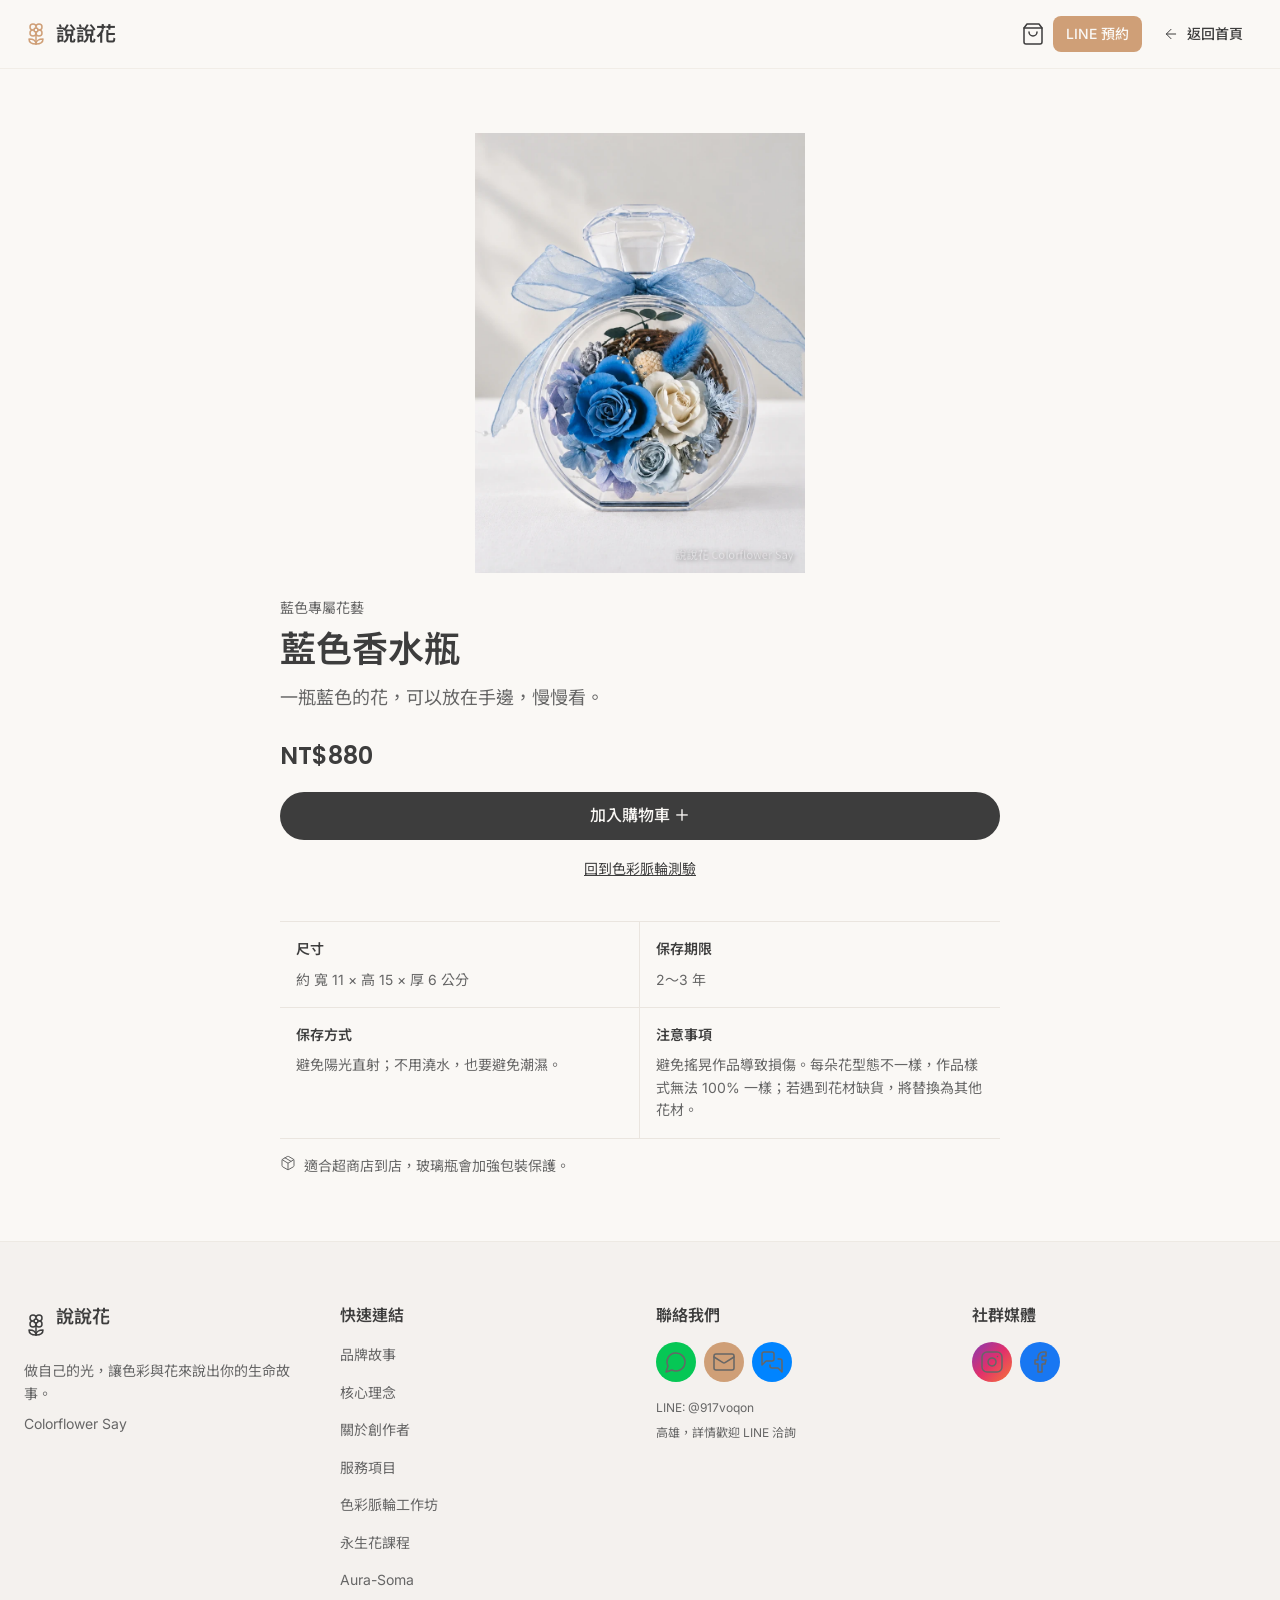
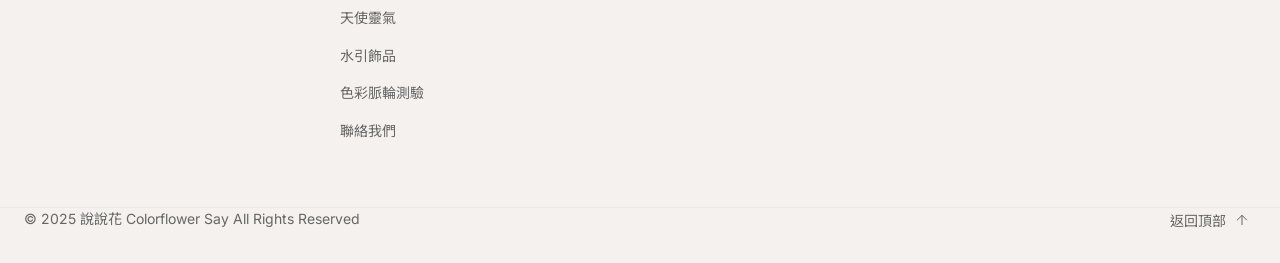
<file: flowers/blue-perfume-bottle/index.html>
<!doctype html>
<html lang="zh-TW" data-root="../../">
  <head>
    <meta charset="UTF-8">
    <meta name="viewport" content="width=device-width, initial-scale=1.0, viewport-fit=cover">
    <script>
      (function () {
        var ua = navigator.userAgent || "";
        var mobile = /Android|iPhone|iPad|iPod|Mobile|Windows Phone|Line\/|FBAN|FBAV|FB_IAB|Instagram/i.test(ua) || (/Macintosh/.test(ua) && navigator.maxTouchPoints > 1);
        if (mobile) document.documentElement.classList.add("is-mobile");
      })();
    </script>
    <title>藍色香水瓶｜藍色專屬花藝｜說說花 Colorflower Say</title>
    <meta name="description" content="說說花的藍色香水瓶，藍色專屬花藝，圓形玻璃瓶裡的藍色與白色永生花。NT$880，尺寸約 寬 11 × 高 15 × 厚 6 公分，可以放在手邊，慢慢看。歡迎訂購。">
    <meta name="author" content="說說花 Colorflower Say">
    <meta name="p:domain_verify" content="dd0c061ab130ff6da00efb555382fbee">
    
    <link rel="canonical" href="https://j106226-star.github.io/colorflower-say-static/flowers/blue-perfume-bottle">
    <meta property="og:type" content="website">
    <meta property="og:url" content="https://j106226-star.github.io/colorflower-say-static/flowers/blue-perfume-bottle">
    <meta property="og:title" content="藍色香水瓶｜藍色專屬花藝｜說說花 Colorflower Say">
    <meta property="og:description" content="說說花的藍色香水瓶，藍色專屬花藝，圓形玻璃瓶裡的藍色與白色永生花。NT$880，尺寸約 寬 11 × 高 15 × 厚 6 公分，可以放在手邊，慢慢看。歡迎訂購。">
    <meta property="og:image" content="https://j106226-star.github.io/colorflower-say-static/images/og-image.jpg">
    <meta property="og:image:width" content="1200">
    <meta property="og:image:height" content="630">
    <meta property="og:locale" content="zh_TW">
    <meta name="twitter:card" content="summary_large_image">
    <meta name="twitter:title" content="藍色香水瓶｜藍色專屬花藝｜說說花 Colorflower Say">
    <meta name="twitter:description" content="說說花的藍色香水瓶，藍色專屬花藝，圓形玻璃瓶裡的藍色與白色永生花。NT$880，尺寸約 寬 11 × 高 15 × 厚 6 公分，可以放在手邊，慢慢看。歡迎訂購。">
    <meta name="twitter:image" content="https://j106226-star.github.io/colorflower-say-static/images/og-image.jpg">
    <link rel="icon" href="../../favicon.ico">
    <script type="application/ld+json">{"@context":"https://schema.org","@type":["LocalBusiness","Organization"],"@id":"https://j106226-star.github.io/colorflower-say-static/#organization","name":"說說花 Colorflower Say","url":"https://j106226-star.github.io/colorflower-say-static/","image":"https://j106226-star.github.io/colorflower-say-static/images/og-image.jpg","description":"說說花是高雄的服務型工作室，結合色彩能量、永生花（不凋花）手作與祝福。服務範圍在高雄，詳情歡迎 LINE 洽詢。","email":"colorflowersay@gmail.com","areaServed":{"@type":"City","name":"高雄"},"contactPoint":{"@type":"ContactPoint","contactType":"customer support","name":"LINE @917voqon","url":"https://line.me/R/ti/p/@917voqon","availableLanguage":"zh-TW"},"sameAs":["https://www.instagram.com/colorflower.say25","https://www.facebook.com/colorflowersay"]}</script>
    <script type="application/ld+json">{"@context":"https://schema.org","@type":"BreadcrumbList","itemListElement":[{"@type":"ListItem","position":1,"name":"首頁","item":"https://j106226-star.github.io/colorflower-say-static/"},{"@type":"ListItem","position":2,"name":"藍色香水瓶","item":"https://j106226-star.github.io/colorflower-say-static/flowers/blue-perfume-bottle"}]}</script>
    <script type="application/ld+json">{"@context":"https://schema.org","@type":"Product","name":"藍色香水瓶","image":"https://j106226-star.github.io/colorflower-say-static/images/flowers/blue-perfume-bottle.webp","description":"一瓶藍色的花，可以放在手邊，慢慢看。","offers":{"@type":"Offer","price":"880","priceCurrency":"TWD","availability":"https://schema.org/InStock","url":"https://j106226-star.github.io/colorflower-say-static/flowers/blue-perfume-bottle"}}</script>
    <link rel="preconnect" href="https://fonts.googleapis.com">
    <link rel="preconnect" href="https://fonts.gstatic.com" crossorigin>
    <link href="https://fonts.googleapis.com/css2?family=Inter:wght@300;400;500;600&family=Noto+Sans+TC:wght@400;500;600;700&family=Poppins:wght@400;600;700&display=swap" rel="stylesheet">
    <link rel="stylesheet" href="../../assets/site.css">
  </head>
  <body data-page="flower">
    <header class="page-header">
    <div class="container nav-bar">
      <a class="logo" href="../../"><svg class="icon" xmlns="http://www.w3.org/2000/svg" viewBox="0 0 24 24" fill="none" stroke="currentColor" stroke-width="1.5" stroke-linecap="round" stroke-linejoin="round" aria-hidden="true">

  <path d="M12 5a3 3 0 1 1 3 3m-3-3a3 3 0 1 0-3 3m3-3v1M9 8a3 3 0 1 0 3 3M9 8h1m5 0a3 3 0 1 1-3 3m3-3h-1m-2 3v-1" />
  <circle cx="12" cy="8" r="2" />
  <path d="M12 10v12" />
  <path d="M12 22c4.2 0 7-1.667 7-5-4.2 0-7 1.667-7 5Z" />
  <path d="M12 22c-4.2 0-7-1.667-7-5 4.2 0 7 1.667 7 5Z" />
</svg><span>說說花</span></a>
      <div class="header-actions">
        <a class="cart-link" data-cart-link href="../../cart/" aria-label="購物車"><svg class="icon" xmlns="http://www.w3.org/2000/svg" viewBox="0 0 24 24" fill="none" stroke="currentColor" stroke-width="1.5" stroke-linecap="round" stroke-linejoin="round" aria-hidden="true">

  <path d="M6 2 3 6v14a2 2 0 0 0 2 2h14a2 2 0 0 0 2-2V6l-3-4Z" />
  <path d="M3 6h18" />
  <path d="M16 10a4 4 0 0 1-8 0" />
</svg><span class="cart-badge" data-cart-badge hidden>0</span></a>
        <a class="btn btn-solid btn-sm" href="https://line.me/R/ti/p/@917voqon" target="_blank" rel="noopener noreferrer">LINE 預約</a>
        <a class="btn btn-ghost btn-sm" href="../../#hero"><svg class="icon icon-xs" xmlns="http://www.w3.org/2000/svg" viewBox="0 0 24 24" fill="none" stroke="currentColor" stroke-width="1.5" stroke-linecap="round" stroke-linejoin="round" aria-hidden="true">

  <path d="m12 19-7-7 7-7" />
  <path d="M19 12H5" />
</svg> 返回首頁</a>
      </div>
    </div>
  </header>
    <main class="section-container mid">
      <img class="product-photo" src="../../images/flowers/blue-perfume-bottle.webp" alt="藍色香水瓶：圓形玻璃瓶裡的藍色與白色永生花，瓶口繫著藍色絲帶" width="800" height="1066">
      <p class="muted" style="margin-top:1.5rem;font-size:0.875rem">藍色專屬花藝</p>
      <h1 class="section-title" style="margin-bottom:0.75rem">藍色香水瓶</h1>
      <p class="muted lead">一瓶藍色的花，可以放在手邊，慢慢看。</p>
      <p class="price">NT$880</p>
      <button type="button" class="btn btn-cart" style="margin-top:1rem;height:3rem;width:100%;font-size:1rem" data-add="blue-perfume-bottle" data-label="加入購物車 ＋" aria-live="polite">加入購物車 ＋</button>
      <p class="back-link"><a href="../../chakra-quiz/?color=blue">回到色彩脈輪測驗</a></p>
      <dl class="facts">
        <div><dt>尺寸</dt><dd>約 寬 11 × 高 15 × 厚 6 公分</dd></div><div><dt>保存期限</dt><dd>2～3 年</dd></div><div><dt>保存方式</dt><dd>避免陽光直射；不用澆水，也要避免潮濕。</dd></div><div><dt>注意事項</dt><dd>避免搖晃作品導致損傷。每朵花型態不一樣，作品樣式無法 100% 一樣；若遇到花材缺貨，將替換為其他花材。</dd></div>
      </dl>
      <p class="ship"><svg class="icon icon-xs" xmlns="http://www.w3.org/2000/svg" viewBox="0 0 24 24" fill="none" stroke="currentColor" stroke-width="1.5" stroke-linecap="round" stroke-linejoin="round" aria-hidden="true">

  <path d="M11 21.73a2 2 0 0 0 2 0l7-4A2 2 0 0 0 21 16V8a2 2 0 0 0-1-1.73l-7-4a2 2 0 0 0-2 0l-7 4A2 2 0 0 0 3 8v8a2 2 0 0 0 1 1.73z" />
  <path d="M12 22V12" />
  <path d="m3.3 7 7.703 4.734a2 2 0 0 0 1.994 0L20.7 7" />
  <path d="m7.5 4.27 9 5.15" />
</svg><span>適合超商店到店，玻璃瓶會加強包裝保護。</span></p>
    </main>
    <footer class="site-footer">
    <div class="container footer-grid">
      <div>
        <div class="brand-row"><svg class="icon" xmlns="http://www.w3.org/2000/svg" viewBox="0 0 24 24" fill="none" stroke="currentColor" stroke-width="1.5" stroke-linecap="round" stroke-linejoin="round" aria-hidden="true">

  <path d="M12 5a3 3 0 1 1 3 3m-3-3a3 3 0 1 0-3 3m3-3v1M9 8a3 3 0 1 0 3 3M9 8h1m5 0a3 3 0 1 1-3 3m3-3h-1m-2 3v-1" />
  <circle cx="12" cy="8" r="2" />
  <path d="M12 10v12" />
  <path d="M12 22c4.2 0 7-1.667 7-5-4.2 0-7 1.667-7 5Z" />
  <path d="M12 22c-4.2 0-7-1.667-7-5 4.2 0 7 1.667 7 5Z" />
</svg><h3>說說花</h3></div>
        <p class="muted" style="font-size:0.875rem">做自己的光，讓色彩與花來說出你的生命故事。</p>
        <p class="muted" style="font-size:0.875rem;margin-top:0.5rem">Colorflower Say</p>
      </div>
      <div>
        <h4>快速連結</h4>
        <ul><li><a href="../../#story">品牌故事</a></li><li><a href="../../#values">核心理念</a></li><li><a href="../../#team">關於創作者</a></li><li><a href="../../#achievements">服務項目</a></li><li><a href="../../preserved-flower-workshop/">色彩脈輪工作坊</a></li><li><a href="../../preserved-flower-courses/">永生花課程</a></li><li><a href="../../aura-soma/">Aura-Soma</a></li><li><a href="../../angel-reiki/">天使靈氣</a></li><li><a href="../../mizuhiki/">水引飾品</a></li><li><a href="../../chakra-quiz/">色彩脈輪測驗</a></li><li><a href="../../#contact">聯絡我們</a></li></ul>
      </div>
      <div>
        <h4>聯絡我們</h4>
        <div class="socials">
          <a class="social-btn bg-line" href="https://line.me/R/ti/p/@917voqon" target="_blank" rel="noopener noreferrer" title="加入 LINE 好友"><svg class="icon" xmlns="http://www.w3.org/2000/svg" viewBox="0 0 24 24" fill="none" stroke="currentColor" stroke-width="1.5" stroke-linecap="round" stroke-linejoin="round" aria-hidden="true">

  <path d="M7.9 20A9 9 0 1 0 4 16.1L2 22Z" />
</svg></a>
          <a class="social-btn bg-mail" href="mailto:colorflowersay@gmail.com" title="發送 Email"><svg class="icon" xmlns="http://www.w3.org/2000/svg" viewBox="0 0 24 24" fill="none" stroke="currentColor" stroke-width="1.5" stroke-linecap="round" stroke-linejoin="round" aria-hidden="true">

  <rect width="20" height="16" x="2" y="4" rx="2" />
  <path d="m22 7-8.97 5.7a1.94 1.94 0 0 1-2.06 0L2 7" />
</svg></a>
          <a class="social-btn bg-msg" href="https://www.messenger.com/t/colorflowersay" target="_blank" rel="noopener noreferrer" title="Messenger 聊天"><svg class="icon" xmlns="http://www.w3.org/2000/svg" viewBox="0 0 24 24" fill="none" stroke="currentColor" stroke-width="1.5" stroke-linecap="round" stroke-linejoin="round" aria-hidden="true">

  <path d="M14 9a2 2 0 0 1-2 2H6l-4 4V4a2 2 0 0 1 2-2h8a2 2 0 0 1 2 2z" />
  <path d="M18 9h2a2 2 0 0 1 2 2v11l-4-4h-6a2 2 0 0 1-2-2v-1" />
</svg></a>
        </div>
        <p class="muted" style="font-size:0.75rem">LINE: @917voqon</p>
        <p class="muted" style="font-size:0.75rem;margin-top:0.35rem">高雄，詳情歡迎 LINE 洽詢</p>
      </div>
      <div>
        <h4>社群媒體</h4>
        <div class="socials">
          <a class="social-btn bg-ig" href="https://www.instagram.com/colorflower.say25" target="_blank" rel="noopener noreferrer" title="@colorflower.say25"><svg class="icon" xmlns="http://www.w3.org/2000/svg" viewBox="0 0 24 24" fill="none" stroke="currentColor" stroke-width="1.5" stroke-linecap="round" stroke-linejoin="round" aria-hidden="true">

  <rect width="20" height="20" x="2" y="2" rx="5" ry="5" />
  <path d="M16 11.37A4 4 0 1 1 12.63 8 4 4 0 0 1 16 11.37z" />
  <line x1="17.5" x2="17.51" y1="6.5" y2="6.5" />
</svg></a>
          <a class="social-btn bg-fb" href="https://www.facebook.com/colorflowersay" target="_blank" rel="noopener noreferrer" title="說說花 Facebook"><svg class="icon" xmlns="http://www.w3.org/2000/svg" viewBox="0 0 24 24" fill="none" stroke="currentColor" stroke-width="1.5" stroke-linecap="round" stroke-linejoin="round" aria-hidden="true">

  <path d="M18 2h-3a5 5 0 0 0-5 5v3H7v4h3v8h4v-8h3l1-4h-4V7a1 1 0 0 1 1-1h3z" />
</svg></a>
        </div>
      </div>
    </div>
    <div class="container legal">
      <p class="muted" style="font-size:0.875rem">© 2025 說說花 Colorflower Say All Rights Reserved</p>
      <button type="button" class="top-btn" data-top>返回頂部 <svg class="icon icon-xs" xmlns="http://www.w3.org/2000/svg" viewBox="0 0 24 24" fill="none" stroke="currentColor" stroke-width="1.5" stroke-linecap="round" stroke-linejoin="round" aria-hidden="true">

  <path d="m5 12 7-7 7 7" />
  <path d="M12 19V5" />
</svg></button>
    </div>
  </footer>
    <a id="floating-cart" class="floating-cart" hidden href="../../cart/" aria-label="前往購物車，0 件">前往購物車<span data-floating-count>0</span></a>
    <script src="../../assets/site.js" defer></script>
  </body>
</html>
</file>
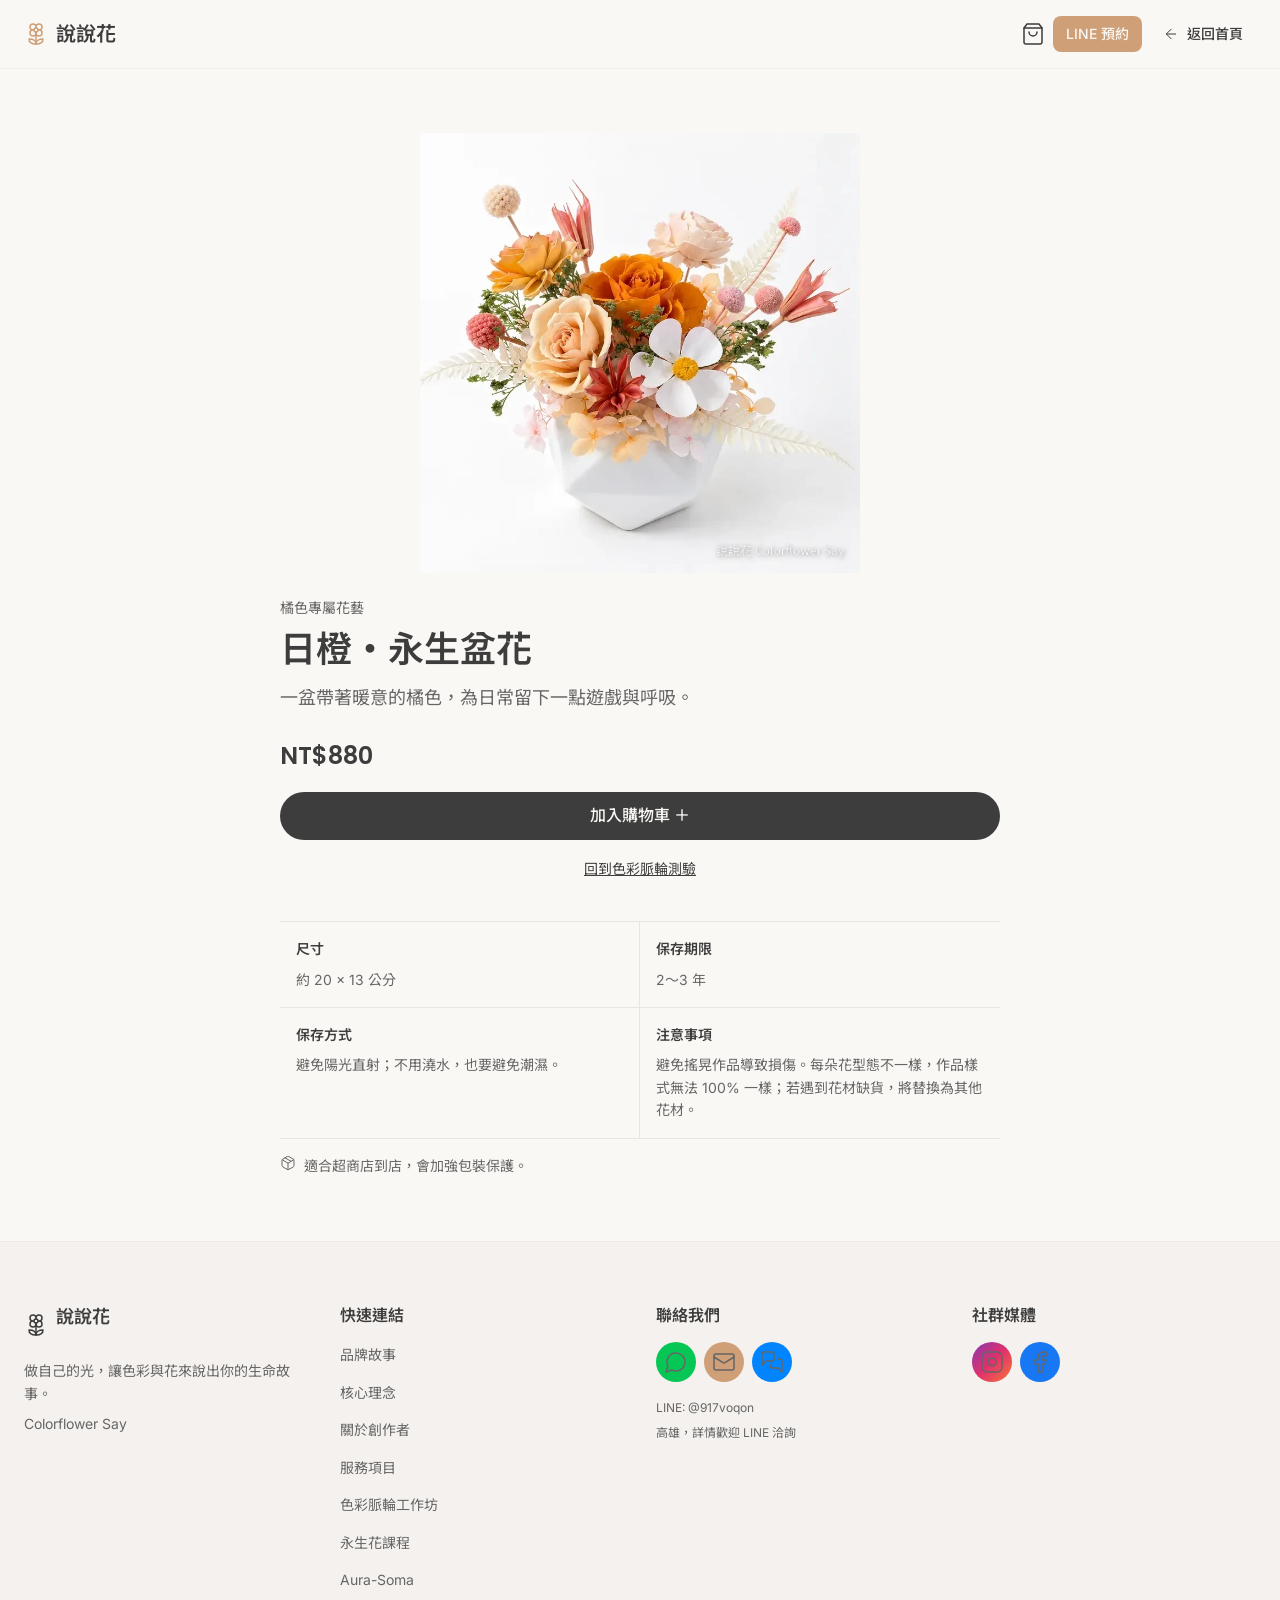
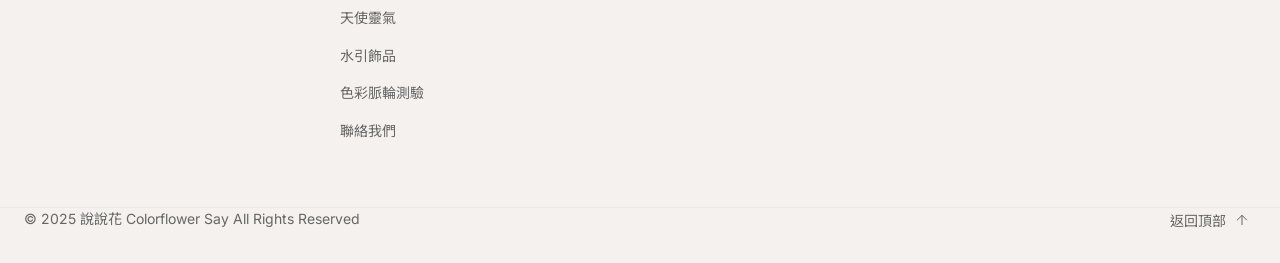
<file: flowers/richeng-preserved-pot/index.html>
<!doctype html>
<html lang="zh-TW" data-root="../../">
  <head>
    <meta charset="UTF-8">
    <meta name="viewport" content="width=device-width, initial-scale=1.0, viewport-fit=cover">
    <script>
      (function () {
        var ua = navigator.userAgent || "";
        var mobile = /Android|iPhone|iPad|iPod|Mobile|Windows Phone|Line\/|FBAN|FBAV|FB_IAB|Instagram/i.test(ua) || (/Macintosh/.test(ua) && navigator.maxTouchPoints > 1);
        if (mobile) document.documentElement.classList.add("is-mobile");
      })();
    </script>
    <title>日橙・永生盆花｜橘色專屬花藝｜說說花 Colorflower Say</title>
    <meta name="description" content="說說花的日橙・永生盆花，橘色專屬花藝，白色陶盆裡的暖色作品。NT$880，尺寸約 20 × 13 公分，為日常留下一點遊戲與呼吸。歡迎訂購。">
    <meta name="author" content="說說花 Colorflower Say">
    <meta name="p:domain_verify" content="dd0c061ab130ff6da00efb555382fbee">
    
    <link rel="canonical" href="https://j106226-star.github.io/colorflower-say-static/flowers/richeng-preserved-pot">
    <meta property="og:type" content="website">
    <meta property="og:url" content="https://j106226-star.github.io/colorflower-say-static/flowers/richeng-preserved-pot">
    <meta property="og:title" content="日橙・永生盆花｜橘色專屬花藝｜說說花 Colorflower Say">
    <meta property="og:description" content="說說花的日橙・永生盆花，橘色專屬花藝，白色陶盆裡的暖色作品。NT$880，尺寸約 20 × 13 公分，為日常留下一點遊戲與呼吸。歡迎訂購。">
    <meta property="og:image" content="https://j106226-star.github.io/colorflower-say-static/images/og-image.jpg">
    <meta property="og:image:width" content="1200">
    <meta property="og:image:height" content="630">
    <meta property="og:locale" content="zh_TW">
    <meta name="twitter:card" content="summary_large_image">
    <meta name="twitter:title" content="日橙・永生盆花｜橘色專屬花藝｜說說花 Colorflower Say">
    <meta name="twitter:description" content="說說花的日橙・永生盆花，橘色專屬花藝，白色陶盆裡的暖色作品。NT$880，尺寸約 20 × 13 公分，為日常留下一點遊戲與呼吸。歡迎訂購。">
    <meta name="twitter:image" content="https://j106226-star.github.io/colorflower-say-static/images/og-image.jpg">
    <link rel="icon" href="../../favicon.ico">
    <script type="application/ld+json">{"@context":"https://schema.org","@type":["LocalBusiness","Organization"],"@id":"https://j106226-star.github.io/colorflower-say-static/#organization","name":"說說花 Colorflower Say","url":"https://j106226-star.github.io/colorflower-say-static/","image":"https://j106226-star.github.io/colorflower-say-static/images/og-image.jpg","description":"說說花是高雄的服務型工作室，結合色彩能量、永生花（不凋花）手作與祝福。服務範圍在高雄，詳情歡迎 LINE 洽詢。","email":"colorflowersay@gmail.com","areaServed":{"@type":"City","name":"高雄"},"contactPoint":{"@type":"ContactPoint","contactType":"customer support","name":"LINE @917voqon","url":"https://line.me/R/ti/p/@917voqon","availableLanguage":"zh-TW"},"sameAs":["https://www.instagram.com/colorflower.say25","https://www.facebook.com/colorflowersay"]}</script>
    <script type="application/ld+json">{"@context":"https://schema.org","@type":"BreadcrumbList","itemListElement":[{"@type":"ListItem","position":1,"name":"首頁","item":"https://j106226-star.github.io/colorflower-say-static/"},{"@type":"ListItem","position":2,"name":"日橙・永生盆花","item":"https://j106226-star.github.io/colorflower-say-static/flowers/richeng-preserved-pot"}]}</script>
    <script type="application/ld+json">{"@context":"https://schema.org","@type":"Product","name":"日橙・永生盆花","image":"https://j106226-star.github.io/colorflower-say-static/images/flowers/orange-pot.webp","description":"一盆帶著暖意的橘色，為日常留下一點遊戲與呼吸。","offers":{"@type":"Offer","price":"880","priceCurrency":"TWD","availability":"https://schema.org/InStock","url":"https://j106226-star.github.io/colorflower-say-static/flowers/richeng-preserved-pot"}}</script>
    <link rel="preconnect" href="https://fonts.googleapis.com">
    <link rel="preconnect" href="https://fonts.gstatic.com" crossorigin>
    <link href="https://fonts.googleapis.com/css2?family=Inter:wght@300;400;500;600&family=Noto+Sans+TC:wght@400;500;600;700&family=Poppins:wght@400;600;700&display=swap" rel="stylesheet">
    <link rel="stylesheet" href="../../assets/site.css">
  </head>
  <body data-page="flower">
    <header class="page-header">
    <div class="container nav-bar">
      <a class="logo" href="../../"><svg class="icon" xmlns="http://www.w3.org/2000/svg" viewBox="0 0 24 24" fill="none" stroke="currentColor" stroke-width="1.5" stroke-linecap="round" stroke-linejoin="round" aria-hidden="true">

  <path d="M12 5a3 3 0 1 1 3 3m-3-3a3 3 0 1 0-3 3m3-3v1M9 8a3 3 0 1 0 3 3M9 8h1m5 0a3 3 0 1 1-3 3m3-3h-1m-2 3v-1" />
  <circle cx="12" cy="8" r="2" />
  <path d="M12 10v12" />
  <path d="M12 22c4.2 0 7-1.667 7-5-4.2 0-7 1.667-7 5Z" />
  <path d="M12 22c-4.2 0-7-1.667-7-5 4.2 0 7 1.667 7 5Z" />
</svg><span>說說花</span></a>
      <div class="header-actions">
        <a class="cart-link" data-cart-link href="../../cart/" aria-label="購物車"><svg class="icon" xmlns="http://www.w3.org/2000/svg" viewBox="0 0 24 24" fill="none" stroke="currentColor" stroke-width="1.5" stroke-linecap="round" stroke-linejoin="round" aria-hidden="true">

  <path d="M6 2 3 6v14a2 2 0 0 0 2 2h14a2 2 0 0 0 2-2V6l-3-4Z" />
  <path d="M3 6h18" />
  <path d="M16 10a4 4 0 0 1-8 0" />
</svg><span class="cart-badge" data-cart-badge hidden>0</span></a>
        <a class="btn btn-solid btn-sm" href="https://line.me/R/ti/p/@917voqon" target="_blank" rel="noopener noreferrer">LINE 預約</a>
        <a class="btn btn-ghost btn-sm" href="../../#hero"><svg class="icon icon-xs" xmlns="http://www.w3.org/2000/svg" viewBox="0 0 24 24" fill="none" stroke="currentColor" stroke-width="1.5" stroke-linecap="round" stroke-linejoin="round" aria-hidden="true">

  <path d="m12 19-7-7 7-7" />
  <path d="M19 12H5" />
</svg> 返回首頁</a>
      </div>
    </div>
  </header>
    <main class="section-container mid">
      <img class="product-photo" src="../../images/flowers/orange-pot.webp" alt="日橙・永生盆花：白色陶盆裡的橘色與粉色永生花作品" width="800" height="800">
      <p class="muted" style="margin-top:1.5rem;font-size:0.875rem">橘色專屬花藝</p>
      <h1 class="section-title" style="margin-bottom:0.75rem">日橙・永生盆花</h1>
      <p class="muted lead">一盆帶著暖意的橘色，為日常留下一點遊戲與呼吸。</p>
      <p class="price">NT$880</p>
      <button type="button" class="btn btn-cart" style="margin-top:1rem;height:3rem;width:100%;font-size:1rem" data-add="orange-pot" data-label="加入購物車 ＋" aria-live="polite">加入購物車 ＋</button>
      <p class="back-link"><a href="../../chakra-quiz/?color=orange">回到色彩脈輪測驗</a></p>
      <dl class="facts">
        <div><dt>尺寸</dt><dd>約 20 × 13 公分</dd></div><div><dt>保存期限</dt><dd>2～3 年</dd></div><div><dt>保存方式</dt><dd>避免陽光直射；不用澆水，也要避免潮濕。</dd></div><div><dt>注意事項</dt><dd>避免搖晃作品導致損傷。每朵花型態不一樣，作品樣式無法 100% 一樣；若遇到花材缺貨，將替換為其他花材。</dd></div>
      </dl>
      <p class="ship"><svg class="icon icon-xs" xmlns="http://www.w3.org/2000/svg" viewBox="0 0 24 24" fill="none" stroke="currentColor" stroke-width="1.5" stroke-linecap="round" stroke-linejoin="round" aria-hidden="true">

  <path d="M11 21.73a2 2 0 0 0 2 0l7-4A2 2 0 0 0 21 16V8a2 2 0 0 0-1-1.73l-7-4a2 2 0 0 0-2 0l-7 4A2 2 0 0 0 3 8v8a2 2 0 0 0 1 1.73z" />
  <path d="M12 22V12" />
  <path d="m3.3 7 7.703 4.734a2 2 0 0 0 1.994 0L20.7 7" />
  <path d="m7.5 4.27 9 5.15" />
</svg><span>適合超商店到店，會加強包裝保護。</span></p>
    </main>
    <footer class="site-footer">
    <div class="container footer-grid">
      <div>
        <div class="brand-row"><svg class="icon" xmlns="http://www.w3.org/2000/svg" viewBox="0 0 24 24" fill="none" stroke="currentColor" stroke-width="1.5" stroke-linecap="round" stroke-linejoin="round" aria-hidden="true">

  <path d="M12 5a3 3 0 1 1 3 3m-3-3a3 3 0 1 0-3 3m3-3v1M9 8a3 3 0 1 0 3 3M9 8h1m5 0a3 3 0 1 1-3 3m3-3h-1m-2 3v-1" />
  <circle cx="12" cy="8" r="2" />
  <path d="M12 10v12" />
  <path d="M12 22c4.2 0 7-1.667 7-5-4.2 0-7 1.667-7 5Z" />
  <path d="M12 22c-4.2 0-7-1.667-7-5 4.2 0 7 1.667 7 5Z" />
</svg><h3>說說花</h3></div>
        <p class="muted" style="font-size:0.875rem">做自己的光，讓色彩與花來說出你的生命故事。</p>
        <p class="muted" style="font-size:0.875rem;margin-top:0.5rem">Colorflower Say</p>
      </div>
      <div>
        <h4>快速連結</h4>
        <ul><li><a href="../../#story">品牌故事</a></li><li><a href="../../#values">核心理念</a></li><li><a href="../../#team">關於創作者</a></li><li><a href="../../#achievements">服務項目</a></li><li><a href="../../preserved-flower-workshop/">色彩脈輪工作坊</a></li><li><a href="../../preserved-flower-courses/">永生花課程</a></li><li><a href="../../aura-soma/">Aura-Soma</a></li><li><a href="../../angel-reiki/">天使靈氣</a></li><li><a href="../../mizuhiki/">水引飾品</a></li><li><a href="../../chakra-quiz/">色彩脈輪測驗</a></li><li><a href="../../#contact">聯絡我們</a></li></ul>
      </div>
      <div>
        <h4>聯絡我們</h4>
        <div class="socials">
          <a class="social-btn bg-line" href="https://line.me/R/ti/p/@917voqon" target="_blank" rel="noopener noreferrer" title="加入 LINE 好友"><svg class="icon" xmlns="http://www.w3.org/2000/svg" viewBox="0 0 24 24" fill="none" stroke="currentColor" stroke-width="1.5" stroke-linecap="round" stroke-linejoin="round" aria-hidden="true">

  <path d="M7.9 20A9 9 0 1 0 4 16.1L2 22Z" />
</svg></a>
          <a class="social-btn bg-mail" href="mailto:colorflowersay@gmail.com" title="發送 Email"><svg class="icon" xmlns="http://www.w3.org/2000/svg" viewBox="0 0 24 24" fill="none" stroke="currentColor" stroke-width="1.5" stroke-linecap="round" stroke-linejoin="round" aria-hidden="true">

  <rect width="20" height="16" x="2" y="4" rx="2" />
  <path d="m22 7-8.97 5.7a1.94 1.94 0 0 1-2.06 0L2 7" />
</svg></a>
          <a class="social-btn bg-msg" href="https://www.messenger.com/t/colorflowersay" target="_blank" rel="noopener noreferrer" title="Messenger 聊天"><svg class="icon" xmlns="http://www.w3.org/2000/svg" viewBox="0 0 24 24" fill="none" stroke="currentColor" stroke-width="1.5" stroke-linecap="round" stroke-linejoin="round" aria-hidden="true">

  <path d="M14 9a2 2 0 0 1-2 2H6l-4 4V4a2 2 0 0 1 2-2h8a2 2 0 0 1 2 2z" />
  <path d="M18 9h2a2 2 0 0 1 2 2v11l-4-4h-6a2 2 0 0 1-2-2v-1" />
</svg></a>
        </div>
        <p class="muted" style="font-size:0.75rem">LINE: @917voqon</p>
        <p class="muted" style="font-size:0.75rem;margin-top:0.35rem">高雄，詳情歡迎 LINE 洽詢</p>
      </div>
      <div>
        <h4>社群媒體</h4>
        <div class="socials">
          <a class="social-btn bg-ig" href="https://www.instagram.com/colorflower.say25" target="_blank" rel="noopener noreferrer" title="@colorflower.say25"><svg class="icon" xmlns="http://www.w3.org/2000/svg" viewBox="0 0 24 24" fill="none" stroke="currentColor" stroke-width="1.5" stroke-linecap="round" stroke-linejoin="round" aria-hidden="true">

  <rect width="20" height="20" x="2" y="2" rx="5" ry="5" />
  <path d="M16 11.37A4 4 0 1 1 12.63 8 4 4 0 0 1 16 11.37z" />
  <line x1="17.5" x2="17.51" y1="6.5" y2="6.5" />
</svg></a>
          <a class="social-btn bg-fb" href="https://www.facebook.com/colorflowersay" target="_blank" rel="noopener noreferrer" title="說說花 Facebook"><svg class="icon" xmlns="http://www.w3.org/2000/svg" viewBox="0 0 24 24" fill="none" stroke="currentColor" stroke-width="1.5" stroke-linecap="round" stroke-linejoin="round" aria-hidden="true">

  <path d="M18 2h-3a5 5 0 0 0-5 5v3H7v4h3v8h4v-8h3l1-4h-4V7a1 1 0 0 1 1-1h3z" />
</svg></a>
        </div>
      </div>
    </div>
    <div class="container legal">
      <p class="muted" style="font-size:0.875rem">© 2025 說說花 Colorflower Say All Rights Reserved</p>
      <button type="button" class="top-btn" data-top>返回頂部 <svg class="icon icon-xs" xmlns="http://www.w3.org/2000/svg" viewBox="0 0 24 24" fill="none" stroke="currentColor" stroke-width="1.5" stroke-linecap="round" stroke-linejoin="round" aria-hidden="true">

  <path d="m5 12 7-7 7 7" />
  <path d="M12 19V5" />
</svg></button>
    </div>
  </footer>
    <a id="floating-cart" class="floating-cart" hidden href="../../cart/" aria-label="前往購物車，0 件">前往購物車<span data-floating-count>0</span></a>
    <script src="../../assets/site.js" defer></script>
  </body>
</html>
</file>
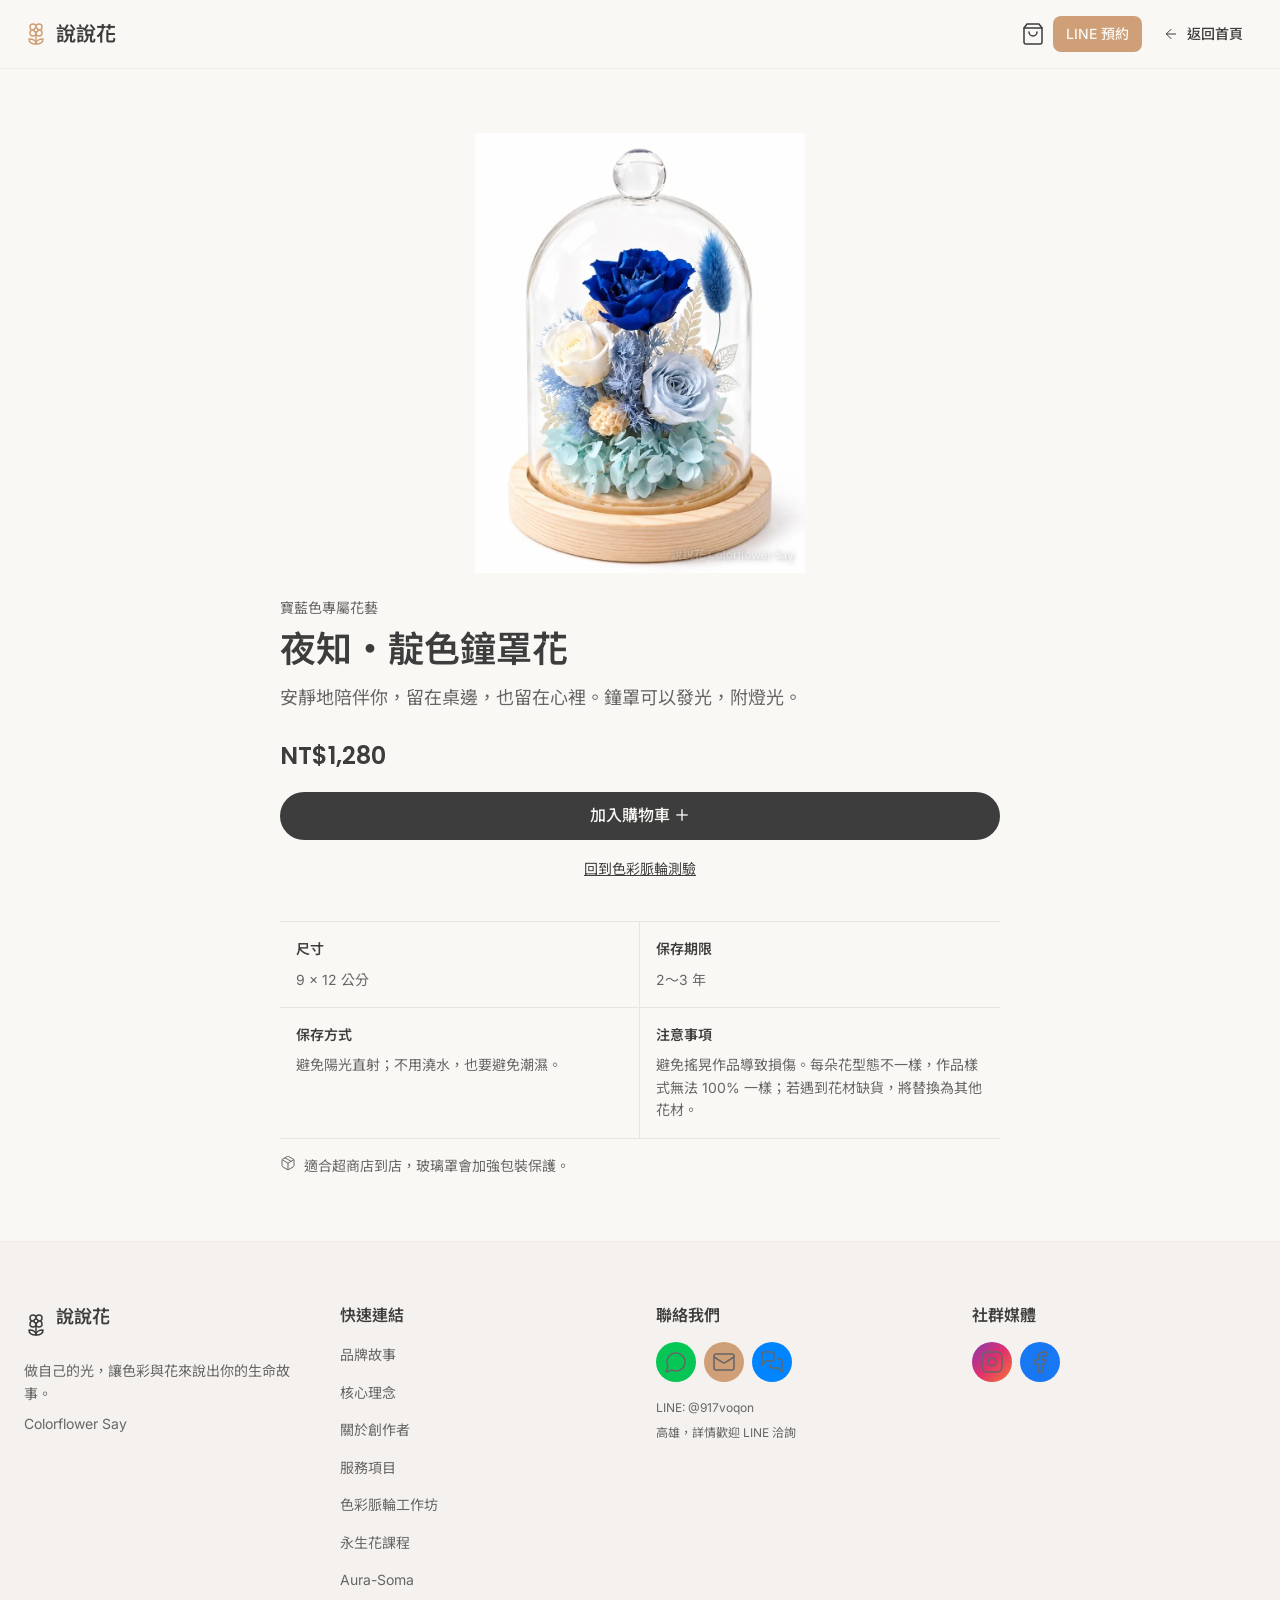
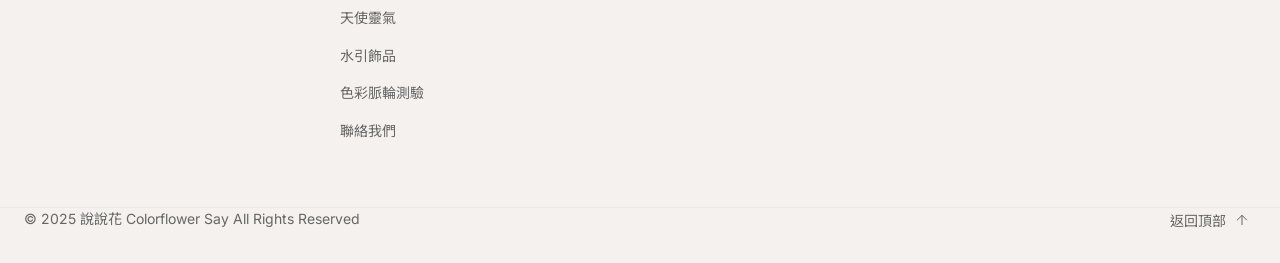
<file: flowers/yezhi-indigo-bell-jar/index.html>
<!doctype html>
<html lang="zh-TW" data-root="../../">
  <head>
    <meta charset="UTF-8">
    <meta name="viewport" content="width=device-width, initial-scale=1.0, viewport-fit=cover">
    <script>
      (function () {
        var ua = navigator.userAgent || "";
        var mobile = /Android|iPhone|iPad|iPod|Mobile|Windows Phone|Line\/|FBAN|FBAV|FB_IAB|Instagram/i.test(ua) || (/Macintosh/.test(ua) && navigator.maxTouchPoints > 1);
        if (mobile) document.documentElement.classList.add("is-mobile");
      })();
    </script>
    <title>夜知・靛色鐘罩花｜寶藍色專屬花藝｜說說花 Colorflower Say</title>
    <meta name="description" content="說說花的夜知・靛色鐘罩花，寶藍色專屬花藝，玻璃罩與木質底座。NT$1,280，尺寸 9 × 12 公分，安靜地陪伴你，留在桌邊，也留在心裡。鐘罩可以發光，附燈光。歡迎訂購。">
    <meta name="author" content="說說花 Colorflower Say">
    <meta name="p:domain_verify" content="dd0c061ab130ff6da00efb555382fbee">
    
    <link rel="canonical" href="https://j106226-star.github.io/colorflower-say-static/flowers/yezhi-indigo-bell-jar">
    <meta property="og:type" content="website">
    <meta property="og:url" content="https://j106226-star.github.io/colorflower-say-static/flowers/yezhi-indigo-bell-jar">
    <meta property="og:title" content="夜知・靛色鐘罩花｜寶藍色專屬花藝｜說說花 Colorflower Say">
    <meta property="og:description" content="說說花的夜知・靛色鐘罩花，寶藍色專屬花藝，玻璃罩與木質底座。NT$1,280，尺寸 9 × 12 公分，安靜地陪伴你，留在桌邊，也留在心裡。鐘罩可以發光，附燈光。歡迎訂購。">
    <meta property="og:image" content="https://j106226-star.github.io/colorflower-say-static/images/og-image.jpg">
    <meta property="og:image:width" content="1200">
    <meta property="og:image:height" content="630">
    <meta property="og:locale" content="zh_TW">
    <meta name="twitter:card" content="summary_large_image">
    <meta name="twitter:title" content="夜知・靛色鐘罩花｜寶藍色專屬花藝｜說說花 Colorflower Say">
    <meta name="twitter:description" content="說說花的夜知・靛色鐘罩花，寶藍色專屬花藝，玻璃罩與木質底座。NT$1,280，尺寸 9 × 12 公分，安靜地陪伴你，留在桌邊，也留在心裡。鐘罩可以發光，附燈光。歡迎訂購。">
    <meta name="twitter:image" content="https://j106226-star.github.io/colorflower-say-static/images/og-image.jpg">
    <link rel="icon" href="../../favicon.ico">
    <script type="application/ld+json">{"@context":"https://schema.org","@type":["LocalBusiness","Organization"],"@id":"https://j106226-star.github.io/colorflower-say-static/#organization","name":"說說花 Colorflower Say","url":"https://j106226-star.github.io/colorflower-say-static/","image":"https://j106226-star.github.io/colorflower-say-static/images/og-image.jpg","description":"說說花是高雄的服務型工作室，結合色彩能量、永生花（不凋花）手作與祝福。服務範圍在高雄，詳情歡迎 LINE 洽詢。","email":"colorflowersay@gmail.com","areaServed":{"@type":"City","name":"高雄"},"contactPoint":{"@type":"ContactPoint","contactType":"customer support","name":"LINE @917voqon","url":"https://line.me/R/ti/p/@917voqon","availableLanguage":"zh-TW"},"sameAs":["https://www.instagram.com/colorflower.say25","https://www.facebook.com/colorflowersay"]}</script>
    <script type="application/ld+json">{"@context":"https://schema.org","@type":"BreadcrumbList","itemListElement":[{"@type":"ListItem","position":1,"name":"首頁","item":"https://j106226-star.github.io/colorflower-say-static/"},{"@type":"ListItem","position":2,"name":"夜知・靛色鐘罩花","item":"https://j106226-star.github.io/colorflower-say-static/flowers/yezhi-indigo-bell-jar"}]}</script>
    <script type="application/ld+json">{"@context":"https://schema.org","@type":"Product","name":"夜知・靛色鐘罩花","image":"https://j106226-star.github.io/colorflower-say-static/images/flowers/indigo-bell-jar.webp","description":"安靜地陪伴你，留在桌邊，也留在心裡。鐘罩可以發光，附燈光。","offers":{"@type":"Offer","price":"1280","priceCurrency":"TWD","availability":"https://schema.org/InStock","url":"https://j106226-star.github.io/colorflower-say-static/flowers/yezhi-indigo-bell-jar"}}</script>
    <link rel="preconnect" href="https://fonts.googleapis.com">
    <link rel="preconnect" href="https://fonts.gstatic.com" crossorigin>
    <link href="https://fonts.googleapis.com/css2?family=Inter:wght@300;400;500;600&family=Noto+Sans+TC:wght@400;500;600;700&family=Poppins:wght@400;600;700&display=swap" rel="stylesheet">
    <link rel="stylesheet" href="../../assets/site.css">
  </head>
  <body data-page="flower">
    <header class="page-header">
    <div class="container nav-bar">
      <a class="logo" href="../../"><svg class="icon" xmlns="http://www.w3.org/2000/svg" viewBox="0 0 24 24" fill="none" stroke="currentColor" stroke-width="1.5" stroke-linecap="round" stroke-linejoin="round" aria-hidden="true">

  <path d="M12 5a3 3 0 1 1 3 3m-3-3a3 3 0 1 0-3 3m3-3v1M9 8a3 3 0 1 0 3 3M9 8h1m5 0a3 3 0 1 1-3 3m3-3h-1m-2 3v-1" />
  <circle cx="12" cy="8" r="2" />
  <path d="M12 10v12" />
  <path d="M12 22c4.2 0 7-1.667 7-5-4.2 0-7 1.667-7 5Z" />
  <path d="M12 22c-4.2 0-7-1.667-7-5 4.2 0 7 1.667 7 5Z" />
</svg><span>說說花</span></a>
      <div class="header-actions">
        <a class="cart-link" data-cart-link href="../../cart/" aria-label="購物車"><svg class="icon" xmlns="http://www.w3.org/2000/svg" viewBox="0 0 24 24" fill="none" stroke="currentColor" stroke-width="1.5" stroke-linecap="round" stroke-linejoin="round" aria-hidden="true">

  <path d="M6 2 3 6v14a2 2 0 0 0 2 2h14a2 2 0 0 0 2-2V6l-3-4Z" />
  <path d="M3 6h18" />
  <path d="M16 10a4 4 0 0 1-8 0" />
</svg><span class="cart-badge" data-cart-badge hidden>0</span></a>
        <a class="btn btn-solid btn-sm" href="https://line.me/R/ti/p/@917voqon" target="_blank" rel="noopener noreferrer">LINE 預約</a>
        <a class="btn btn-ghost btn-sm" href="../../#hero"><svg class="icon icon-xs" xmlns="http://www.w3.org/2000/svg" viewBox="0 0 24 24" fill="none" stroke="currentColor" stroke-width="1.5" stroke-linecap="round" stroke-linejoin="round" aria-hidden="true">

  <path d="m12 19-7-7 7-7" />
  <path d="M19 12H5" />
</svg> 返回首頁</a>
      </div>
    </div>
  </header>
    <main class="section-container mid">
      <img class="product-photo" src="../../images/flowers/indigo-bell-jar.webp" alt="夜知・靛色鐘罩花 寶藍色永生花鐘罩作品，玻璃罩與木質底座" width="800" height="1067">
      <p class="muted" style="margin-top:1.5rem;font-size:0.875rem">寶藍色專屬花藝</p>
      <h1 class="section-title" style="margin-bottom:0.75rem">夜知・靛色鐘罩花</h1>
      <p class="muted lead">安靜地陪伴你，留在桌邊，也留在心裡。鐘罩可以發光，附燈光。</p>
      <p class="price">NT$1,280</p>
      <button type="button" class="btn btn-cart" style="margin-top:1rem;height:3rem;width:100%;font-size:1rem" data-add="indigo-bell-jar" data-label="加入購物車 ＋" aria-live="polite">加入購物車 ＋</button>
      <p class="back-link"><a href="../../chakra-quiz/?color=indigo">回到色彩脈輪測驗</a></p>
      <dl class="facts">
        <div><dt>尺寸</dt><dd>9 × 12 公分</dd></div><div><dt>保存期限</dt><dd>2～3 年</dd></div><div><dt>保存方式</dt><dd>避免陽光直射；不用澆水，也要避免潮濕。</dd></div><div><dt>注意事項</dt><dd>避免搖晃作品導致損傷。每朵花型態不一樣，作品樣式無法 100% 一樣；若遇到花材缺貨，將替換為其他花材。</dd></div>
      </dl>
      <p class="ship"><svg class="icon icon-xs" xmlns="http://www.w3.org/2000/svg" viewBox="0 0 24 24" fill="none" stroke="currentColor" stroke-width="1.5" stroke-linecap="round" stroke-linejoin="round" aria-hidden="true">

  <path d="M11 21.73a2 2 0 0 0 2 0l7-4A2 2 0 0 0 21 16V8a2 2 0 0 0-1-1.73l-7-4a2 2 0 0 0-2 0l-7 4A2 2 0 0 0 3 8v8a2 2 0 0 0 1 1.73z" />
  <path d="M12 22V12" />
  <path d="m3.3 7 7.703 4.734a2 2 0 0 0 1.994 0L20.7 7" />
  <path d="m7.5 4.27 9 5.15" />
</svg><span>適合超商店到店，玻璃罩會加強包裝保護。</span></p>
    </main>
    <footer class="site-footer">
    <div class="container footer-grid">
      <div>
        <div class="brand-row"><svg class="icon" xmlns="http://www.w3.org/2000/svg" viewBox="0 0 24 24" fill="none" stroke="currentColor" stroke-width="1.5" stroke-linecap="round" stroke-linejoin="round" aria-hidden="true">

  <path d="M12 5a3 3 0 1 1 3 3m-3-3a3 3 0 1 0-3 3m3-3v1M9 8a3 3 0 1 0 3 3M9 8h1m5 0a3 3 0 1 1-3 3m3-3h-1m-2 3v-1" />
  <circle cx="12" cy="8" r="2" />
  <path d="M12 10v12" />
  <path d="M12 22c4.2 0 7-1.667 7-5-4.2 0-7 1.667-7 5Z" />
  <path d="M12 22c-4.2 0-7-1.667-7-5 4.2 0 7 1.667 7 5Z" />
</svg><h3>說說花</h3></div>
        <p class="muted" style="font-size:0.875rem">做自己的光，讓色彩與花來說出你的生命故事。</p>
        <p class="muted" style="font-size:0.875rem;margin-top:0.5rem">Colorflower Say</p>
      </div>
      <div>
        <h4>快速連結</h4>
        <ul><li><a href="../../#story">品牌故事</a></li><li><a href="../../#values">核心理念</a></li><li><a href="../../#team">關於創作者</a></li><li><a href="../../#achievements">服務項目</a></li><li><a href="../../preserved-flower-workshop/">色彩脈輪工作坊</a></li><li><a href="../../preserved-flower-courses/">永生花課程</a></li><li><a href="../../aura-soma/">Aura-Soma</a></li><li><a href="../../angel-reiki/">天使靈氣</a></li><li><a href="../../mizuhiki/">水引飾品</a></li><li><a href="../../chakra-quiz/">色彩脈輪測驗</a></li><li><a href="../../#contact">聯絡我們</a></li></ul>
      </div>
      <div>
        <h4>聯絡我們</h4>
        <div class="socials">
          <a class="social-btn bg-line" href="https://line.me/R/ti/p/@917voqon" target="_blank" rel="noopener noreferrer" title="加入 LINE 好友"><svg class="icon" xmlns="http://www.w3.org/2000/svg" viewBox="0 0 24 24" fill="none" stroke="currentColor" stroke-width="1.5" stroke-linecap="round" stroke-linejoin="round" aria-hidden="true">

  <path d="M7.9 20A9 9 0 1 0 4 16.1L2 22Z" />
</svg></a>
          <a class="social-btn bg-mail" href="mailto:colorflowersay@gmail.com" title="發送 Email"><svg class="icon" xmlns="http://www.w3.org/2000/svg" viewBox="0 0 24 24" fill="none" stroke="currentColor" stroke-width="1.5" stroke-linecap="round" stroke-linejoin="round" aria-hidden="true">

  <rect width="20" height="16" x="2" y="4" rx="2" />
  <path d="m22 7-8.97 5.7a1.94 1.94 0 0 1-2.06 0L2 7" />
</svg></a>
          <a class="social-btn bg-msg" href="https://www.messenger.com/t/colorflowersay" target="_blank" rel="noopener noreferrer" title="Messenger 聊天"><svg class="icon" xmlns="http://www.w3.org/2000/svg" viewBox="0 0 24 24" fill="none" stroke="currentColor" stroke-width="1.5" stroke-linecap="round" stroke-linejoin="round" aria-hidden="true">

  <path d="M14 9a2 2 0 0 1-2 2H6l-4 4V4a2 2 0 0 1 2-2h8a2 2 0 0 1 2 2z" />
  <path d="M18 9h2a2 2 0 0 1 2 2v11l-4-4h-6a2 2 0 0 1-2-2v-1" />
</svg></a>
        </div>
        <p class="muted" style="font-size:0.75rem">LINE: @917voqon</p>
        <p class="muted" style="font-size:0.75rem;margin-top:0.35rem">高雄，詳情歡迎 LINE 洽詢</p>
      </div>
      <div>
        <h4>社群媒體</h4>
        <div class="socials">
          <a class="social-btn bg-ig" href="https://www.instagram.com/colorflower.say25" target="_blank" rel="noopener noreferrer" title="@colorflower.say25"><svg class="icon" xmlns="http://www.w3.org/2000/svg" viewBox="0 0 24 24" fill="none" stroke="currentColor" stroke-width="1.5" stroke-linecap="round" stroke-linejoin="round" aria-hidden="true">

  <rect width="20" height="20" x="2" y="2" rx="5" ry="5" />
  <path d="M16 11.37A4 4 0 1 1 12.63 8 4 4 0 0 1 16 11.37z" />
  <line x1="17.5" x2="17.51" y1="6.5" y2="6.5" />
</svg></a>
          <a class="social-btn bg-fb" href="https://www.facebook.com/colorflowersay" target="_blank" rel="noopener noreferrer" title="說說花 Facebook"><svg class="icon" xmlns="http://www.w3.org/2000/svg" viewBox="0 0 24 24" fill="none" stroke="currentColor" stroke-width="1.5" stroke-linecap="round" stroke-linejoin="round" aria-hidden="true">

  <path d="M18 2h-3a5 5 0 0 0-5 5v3H7v4h3v8h4v-8h3l1-4h-4V7a1 1 0 0 1 1-1h3z" />
</svg></a>
        </div>
      </div>
    </div>
    <div class="container legal">
      <p class="muted" style="font-size:0.875rem">© 2025 說說花 Colorflower Say All Rights Reserved</p>
      <button type="button" class="top-btn" data-top>返回頂部 <svg class="icon icon-xs" xmlns="http://www.w3.org/2000/svg" viewBox="0 0 24 24" fill="none" stroke="currentColor" stroke-width="1.5" stroke-linecap="round" stroke-linejoin="round" aria-hidden="true">

  <path d="m5 12 7-7 7 7" />
  <path d="M12 19V5" />
</svg></button>
    </div>
  </footer>
    <a id="floating-cart" class="floating-cart" hidden href="../../cart/" aria-label="前往購物車，0 件">前往購物車<span data-floating-count>0</span></a>
    <script src="../../assets/site.js" defer></script>
  </body>
</html>
</file>
<file: assets/site.css>
/* 說說花 Colorflower Say — static preview
   Visual tokens match the React site (src/index.css). */

:root {
  --background: 36 33% 97%;
  --foreground: 0 0% 24%;
  --card: 36 33% 97%;
  --primary: 27 48% 64%;
  --primary-foreground: 36 33% 97%;
  --secondary: 200 14% 65%;
  --muted: 36 20% 92%;
  --muted-foreground: 0 0% 40%;
  --border: 36 20% 88%;
  --ring: 27 48% 64%;
  --shadow-soft: 0 2px 8px rgba(0, 0, 0, 0.06);
  --shadow-medium: 0 4px 16px rgba(0, 0, 0, 0.08);
  --shadow-hover: 0 8px 24px rgba(0, 0, 0, 0.1);
  --font-heading: "Poppins", "Noto Sans TC", "WenQuanYi Micro Hei", sans-serif;
  --font-body: "Inter", "Noto Sans TC", "WenQuanYi Micro Hei", sans-serif;
  --header-offset: 4.5rem;
}

*,
*::before,
*::after { box-sizing: border-box; }

html { scroll-behavior: smooth; }

body {
  margin: 0;
  min-height: 100vh;
  background: hsl(var(--background));
  color: hsl(var(--foreground));
  font-family: var(--font-body);
  font-weight: 400;
  line-height: 1.6;
  -webkit-font-smoothing: antialiased;
}

img { max-width: 100%; height: auto; }

button, input, textarea { font-family: inherit; }

a { color: inherit; }

h1, h2, h3, h4 { font-family: var(--font-heading); font-weight: 600; line-height: 1.25; }

p { margin: 0; }

.sr-only {
  position: absolute;
  width: 1px;
  height: 1px;
  padding: 0;
  margin: -1px;
  overflow: hidden;
  clip: rect(0, 0, 0, 0);
  white-space: nowrap;
  border: 0;
}

.icon { width: 1.5rem; height: 1.5rem; stroke-width: 1.5; flex-shrink: 0; }
.icon-sm { width: 1.25rem; height: 1.25rem; }
.icon-xs { width: 1rem; height: 1rem; }
.icon-lg { width: 1.75rem; height: 1.75rem; }

.container {
  width: 100%;
  max-width: 1280px;
  margin-inline: auto;
  padding-inline: 1.5rem;
}

.section-container {
  width: min(1280px, 100%);
  margin-inline: auto;
  padding: 3rem 1.5rem;
}

.section-container.narrow { max-width: 56rem; }
.section-container.mid { max-width: 48rem; }

@media (min-width: 768px) {
  .section-container { padding-block: 4rem; }
}

.section-title {
  font-size: 1.875rem;
  margin: 0.5rem 0 1.5rem;
  color: hsl(var(--foreground));
}

@media (min-width: 768px) {
  .section-title { font-size: 2.25rem; }
}

.eyebrow {
  display: inline-block;
  font-size: 0.875rem;
  font-weight: 500;
  letter-spacing: 0.08em;
  text-transform: uppercase;
  color: hsl(var(--primary));
}

.muted { color: hsl(var(--muted-foreground)); }
.lead { font-size: 1rem; }
@media (min-width: 768px) { .lead { font-size: 1.125rem; } }

.stack { display: grid; gap: 1.5rem; }
.stack > * { min-width: 0; }

.band {
  background: color-mix(in srgb, hsl(var(--muted)) 30%, hsl(var(--background)));
}

.card {
  background: hsl(var(--card));
  border: 1px solid color-mix(in srgb, hsl(var(--border)) 50%, transparent);
  border-radius: 0.5rem;
  box-shadow: var(--shadow-soft);
}

.card-hover { transition: transform 0.3s ease, box-shadow 0.3s ease; }
.card-hover:hover { transform: translateY(-4px); box-shadow: var(--shadow-hover); }

.prose-link { color: hsl(var(--primary)); text-underline-offset: 4px; }
.prose-link:hover { text-decoration: underline; }

.btn {
  display: inline-flex;
  align-items: center;
  justify-content: center;
  gap: 0.5rem;
  border-radius: 0.5rem;
  border: 1px solid transparent;
  font-weight: 500;
  text-decoration: none;
  cursor: pointer;
  line-height: 1.2;
  transition: opacity 0.2s ease, transform 0.2s ease, background 0.2s ease, color 0.2s ease;
}

.btn:focus-visible {
  outline: 2px solid hsl(var(--ring));
  outline-offset: 2px;
}

.btn:disabled { opacity: 0.5; cursor: not-allowed; }

.btn-sm { height: 2.25rem; padding: 0 0.75rem; font-size: 0.875rem; }
.btn-md { height: 2.5rem; padding: 0 1rem; font-size: 0.875rem; }
.btn-lg { height: 2.75rem; padding: 0 2rem; font-size: 1rem; }

.btn-primary {
  background: hsl(var(--primary));
  color: hsl(var(--primary-foreground));
}
.btn-primary:hover { opacity: 0.9; transform: translateY(-2px); }

.btn-solid {
  background: hsl(var(--primary));
  color: hsl(var(--primary-foreground));
}
.btn-solid:hover { background: color-mix(in srgb, hsl(var(--primary)) 90%, black); }

.btn-outline {
  background: hsl(var(--background));
  color: hsl(var(--foreground));
  border-color: hsl(var(--border));
}
.btn-outline:hover { background: hsl(var(--muted)); }

.btn-ghost {
  background: transparent;
  color: hsl(var(--foreground));
}
.btn-ghost:hover { background: hsl(var(--muted)); }

.btn-secondary {
  background: color-mix(in srgb, hsl(var(--secondary)) 20%, transparent);
  color: hsl(var(--foreground));
  border-color: color-mix(in srgb, hsl(var(--secondary)) 30%, transparent);
  padding-inline: 1.5rem;
}
.btn-secondary:hover { background: color-mix(in srgb, hsl(var(--secondary)) 30%, transparent); }

.btn-cart {
  border-radius: 999px;
  background: hsl(var(--foreground));
  color: hsl(var(--background));
}
.btn-cart:hover { background: color-mix(in srgb, hsl(var(--foreground)) 90%, white); color: hsl(var(--background)); }

.btn-pill-outline {
  border-radius: 999px;
  border-color: color-mix(in srgb, hsl(var(--foreground)) 40%, transparent);
  background: hsl(var(--background));
  color: hsl(var(--foreground));
}
.btn-pill-outline:hover { background: hsl(var(--muted)); color: hsl(var(--foreground)); }

.btn-row { display: flex; flex-direction: column; gap: 1rem; margin-top: 3rem; }
@media (min-width: 640px) {
  .btn-row { flex-direction: row; }
  .btn-row .btn-block-sm { width: auto; }
}
.btn-block-sm { width: 100%; }
@media (min-width: 640px) { .w-sm-auto { width: auto; } }

/* Header */
.home-nav {
  position: fixed;
  inset: 0 0 auto 0;
  z-index: 50;
  padding-top: env(safe-area-inset-top, 0px);
}

.nav-glass {
  position: absolute;
  inset: 0;
  z-index: -1;
  pointer-events: none;
  transition: background 0.3s ease, box-shadow 0.3s ease, border-color 0.3s ease;
}

.home-nav.is-scrolled .nav-glass {
  background: color-mix(in srgb, hsl(var(--background)) 80%, transparent);
  backdrop-filter: blur(12px);
  border-bottom: 1px solid color-mix(in srgb, hsl(var(--border)) 50%, transparent);
  box-shadow: var(--shadow-soft);
}

.nav-bar {
  display: flex;
  align-items: center;
  justify-content: space-between;
  padding-block: 1rem;
}

.logo {
  display: inline-flex;
  align-items: center;
  gap: 0.5rem;
  font-family: var(--font-heading);
  font-size: 1.25rem;
  font-weight: 600;
  text-decoration: none;
  color: hsl(var(--foreground));
}
.logo:hover { color: hsl(var(--primary)); }
.logo .icon { color: hsl(var(--primary)); }

.desktop-nav {
  display: none;
  align-items: center;
  gap: 2rem;
}

@media (min-width: 768px) {
  .desktop-nav { display: flex; }
  .mobile-only { display: none !important; }
}

.nav-link, .nav-drop > button {
  background: none;
  border: 0;
  padding: 0;
  font-size: 0.875rem;
  font-weight: 500;
  color: hsl(var(--muted-foreground));
  cursor: pointer;
  text-decoration: none;
}
.nav-link:hover, .nav-drop > button:hover { color: hsl(var(--foreground)); }

.nav-drop { position: relative; }
.nav-menu {
  position: absolute;
  top: 100%;
  left: 50%;
  transform: translateX(-50%);
  padding-top: 0.5rem;
  opacity: 0;
  visibility: hidden;
  transition: opacity 0.2s ease;
  z-index: 50;
}
.nav-drop:hover .nav-menu,
.nav-drop:focus-within .nav-menu { opacity: 1; visibility: visible; }
.nav-menu-card {
  background: hsl(var(--card));
  border: 1px solid color-mix(in srgb, hsl(var(--border)) 50%, transparent);
  border-radius: 0.5rem;
  box-shadow: var(--shadow-medium);
  padding-block: 0.5rem;
  min-width: 280px;
  max-width: 20rem;
}
.nav-menu a {
  display: flex;
  align-items: center;
  gap: 0.75rem;
  padding: 0.625rem 1rem;
  font-size: 0.875rem;
  color: hsl(var(--muted-foreground));
  text-decoration: none;
  line-height: 1.5;
}
.nav-menu a:hover { color: hsl(var(--foreground)); background: color-mix(in srgb, hsl(var(--muted)) 50%, transparent); }

.mobile-tools { display: flex; align-items: center; gap: 0.25rem; }
@media (min-width: 768px) { .mobile-tools { display: none; } }

.icon-btn {
  background: none;
  border: 0;
  padding: 0.5rem;
  color: hsl(var(--foreground));
  cursor: pointer;
}

.cart-link {
  position: relative;
  display: inline-flex;
  align-items: center;
  justify-content: center;
  color: hsl(var(--foreground));
  text-decoration: none;
}
.cart-link:hover { color: hsl(var(--primary)); }
.cart-badge {
  position: absolute;
  right: -0.5rem;
  top: -0.25rem;
  min-width: 1.25rem;
  height: 1.25rem;
  padding: 0 0.25rem;
  border-radius: 999px;
  background: hsl(var(--foreground));
  color: hsl(var(--background));
  font-size: 11px;
  font-weight: 500;
  line-height: 1.25rem;
  text-align: center;
}

.mobile-menu {
  position: fixed;
  z-index: 40;
  left: 0;
  right: 0;
  bottom: 0;
  top: calc(var(--header-offset) + env(safe-area-inset-top, 0px));
  background: hsl(var(--background));
  overflow-y: auto;
  opacity: 0;
  visibility: hidden;
  transition: opacity 0.3s ease;
}
.mobile-menu.is-open { opacity: 1; visibility: visible; }
.mobile-menu-inner {
  display: flex;
  flex-direction: column;
  align-items: center;
  gap: 2rem;
  min-height: 100%;
  padding: 2.5rem 1.5rem;
}
.mobile-menu .big-link, .mobile-menu .big-btn {
  background: none;
  border: 0;
  font-family: var(--font-heading);
  font-size: 1.5rem;
  font-weight: 500;
  color: hsl(var(--foreground));
  text-decoration: none;
  cursor: pointer;
}
.mobile-menu .big-link:hover, .mobile-menu .big-btn:hover { color: hsl(var(--primary)); }
.mobile-sub { display: flex; flex-direction: column; align-items: center; gap: 0.5rem; }
.mobile-sub a {
  max-width: 20rem;
  text-align: center;
  font-size: 1rem;
  line-height: 1.35;
  color: hsl(var(--muted-foreground));
  text-decoration: none;
}
.mobile-sub a:hover { color: hsl(var(--primary)); }

.page-header {
  position: sticky;
  top: 0;
  z-index: 50;
  padding-top: env(safe-area-inset-top, 0px);
  background: color-mix(in srgb, hsl(var(--background)) 80%, transparent);
  backdrop-filter: blur(8px);
  border-bottom: 1px solid color-mix(in srgb, hsl(var(--border)) 50%, transparent);
}
.page-header .nav-bar { flex-wrap: wrap; gap: 0.75rem; }
.header-actions { display: flex; align-items: center; gap: 0.5rem; flex-wrap: wrap; }

/* Hero */
.hero {
  position: relative;
  min-height: 70vh;
  display: flex;
  align-items: center;
  justify-content: center;
  overflow: hidden;
}
@media (min-width: 768px) { .hero { min-height: 100vh; } }
.hero-media { position: absolute; inset: 0; background: hsl(var(--background)); }
.hero-media img {
  width: 100%;
  height: 100%;
  object-fit: contain;
  object-position: center;
}
@media (min-width: 768px) {
  .hero-media img { object-fit: cover; }
}
.hero-dim { position: absolute; inset: 0; background: color-mix(in srgb, hsl(var(--foreground)) 20%, transparent); z-index: 1; }
.hero-fade {
  position: absolute;
  inset: 0;
  z-index: 2;
  background: linear-gradient(to bottom, color-mix(in srgb, hsl(var(--background)) 70%, transparent), color-mix(in srgb, hsl(var(--background)) 50%, transparent), hsl(var(--background)));
}
.hero-content {
  position: relative;
  z-index: 3;
  text-align: center;
  padding: 6rem 1.25rem;
}
.hero-copy {
  max-width: 22rem;
  margin-inline: auto;
  font-size: 1rem;
  line-height: 2;
  letter-spacing: 0.06em;
  color: hsl(var(--muted-foreground));
  margin-bottom: 2rem;
}
@media (min-width: 640px) {
  .hero-content { padding: 8rem 1.5rem; }
  .hero-copy { max-width: 48rem; font-size: 1.125rem; letter-spacing: 0.04em; margin-bottom: 2.5rem; }
}
@media (min-width: 768px) { .hero-copy { font-size: 1.5rem; } }
@media (min-width: 1024px) { .hero-copy { font-size: 1.875rem; } }
.desktop-br { display: none; }
@media (min-width: 768px) { .desktop-br { display: inline; } }
.hero-spacer { height: 6rem; }
@media (min-width: 1280px) { .hero-spacer { display: none; } }
.hero-actions { display: flex; flex-direction: column; align-items: center; gap: 0.75rem; }
@media (min-width: 640px) { .hero-actions { flex-direction: row; justify-content: center; gap: 1rem; } }
.scroll-down {
  position: absolute;
  bottom: 2rem;
  left: 50%;
  transform: translateX(-50%);
  background: none;
  border: 0;
  color: hsl(var(--muted-foreground));
  cursor: pointer;
  animation: bounce 1.4s infinite;
}
.scroll-down:hover { color: hsl(var(--primary)); }
@keyframes bounce {
  0%, 100% { transform: translateX(-50%) translateY(0); }
  50% { transform: translateX(-50%) translateY(6px); }
}

.split { display: grid; gap: 3rem; align-items: center; }
@media (min-width: 1024px) {
  .split { grid-template-columns: 1fr 1fr; gap: 4rem; }
  .split-start { align-items: start; }
}
.order-text { order: 1; }
.order-media { order: 2; }
@media (min-width: 1024px) {
  .swap .order-text { order: 2; }
  .swap .order-media { order: 1; }
}

.frame {
  position: relative;
  border-radius: 0.5rem;
  overflow: hidden;
  box-shadow: var(--shadow-medium);
}
.frame img { display: block; width: 100%; object-fit: cover; }
.frame.contain img { object-fit: contain; }
.aspect-4-3 { aspect-ratio: 4 / 3; }
.aspect-3-4 { aspect-ratio: 3 / 4; }
.aspect-21-9 { aspect-ratio: 21 / 9; }
.shade {
  position: absolute;
  inset: 0;
  background: linear-gradient(to top, color-mix(in srgb, hsl(var(--foreground)) 10%, transparent), transparent);
  pointer-events: none;
}
.team-mobile { display: flex; justify-content: center; margin-bottom: 2rem; }
.team-mobile .frame { width: 70%; }
@media (min-width: 1024px) { .team-mobile { display: none; } }
.team-desktop { display: none; }
@media (min-width: 1024px) {
  .team-desktop { display: flex; justify-content: flex-end; }
  .team-desktop .frame { width: 100%; max-width: 24rem; }
}

.values-head { text-align: center; margin-bottom: 4rem; }
.values-head .section-subtitle {
  max-width: 42rem;
  margin: 0 auto;
  font-size: 1.125rem;
  color: hsl(var(--muted-foreground));
}
.value-grid, .card-grid, .review-grid, .related-grid, .step-grid, .five-grid {
  display: grid;
  gap: 1.5rem;
}
@media (min-width: 640px) {
  .value-grid { grid-template-columns: 1fr 1fr; }
  .step-grid { grid-template-columns: 1fr 1fr; }
  .five-grid { grid-template-columns: 1fr 1fr; }
  .related-grid { grid-template-columns: 1fr 1fr 1fr; }
}
@media (min-width: 1024px) {
  .value-grid { grid-template-columns: repeat(4, 1fr); gap: 2rem; }
  .step-grid.cols-4 { grid-template-columns: repeat(4, 1fr); }
}
.value-card { text-align: center; padding: 2rem; }
.icon-bubble, .icon-tile {
  display: flex;
  align-items: center;
  justify-content: center;
  border-radius: 999px;
  background: color-mix(in srgb, hsl(var(--primary)) 10%, transparent);
  color: hsl(var(--primary));
}
.icon-bubble { width: 3.5rem; height: 3.5rem; margin: 0 auto 1.5rem; }
.icon-tile { width: 3rem; height: 3rem; border-radius: 0.5rem; margin-bottom: 0.75rem; }
.value-card h3, .mini-card h3, .service-card h3 { margin: 0 0 0.5rem; font-size: 1.125rem; }
.mini-card { padding: 1.25rem; }
.mini-card p, .faq p, .step p { color: hsl(var(--muted-foreground)); font-size: 0.875rem; line-height: 1.6; }
@media (min-width: 768px) { .mini-card p, .faq p { font-size: 1rem; } }

.sticky-col { display: grid; gap: 1.5rem; }
@media (min-width: 1024px) {
  .sticky-col { position: sticky; top: 8rem; }
  .desktop-intro { display: block; }
  .mobile-intro { display: none; }
}
.desktop-intro { display: none; }
.mobile-intro { text-align: center; }
.services { display: grid; gap: 1.5rem; }
.service-card { padding: 1.5rem; }
.service-row { display: flex; align-items: flex-start; gap: 1.25rem; }
.service-card h3 { font-size: 1.125rem; }
.service-card h3 a { text-decoration: none; color: inherit; }
.service-card h3 a:hover { color: hsl(var(--primary)); }
.service-card .body { white-space: pre-line; font-size: 0.875rem; color: hsl(var(--muted-foreground)); line-height: 1.6; }
.fit { margin-top: 0.75rem; padding-top: 0.75rem; border-top: 1px solid color-mix(in srgb, hsl(var(--border)) 50%, transparent); }
.fit-label { font-size: 0.75rem; font-weight: 500; color: hsl(var(--primary)); margin-bottom: 0.5rem; }
.fit li, .bullets li { display: flex; gap: 0.5rem; align-items: flex-start; }
.fit li { font-size: 0.75rem; color: hsl(var(--muted-foreground)); }
.bullets { list-style: none; margin: 0; padding: 0; display: grid; gap: 0.75rem; }
.bullets li { font-size: 0.875rem; }
@media (min-width: 768px) { .bullets li { font-size: 1rem; } }
.dot { color: hsl(var(--primary)); }
.service-actions { display: flex; flex-wrap: wrap; gap: 0.75rem; margin-top: 1.25rem; }

.press-hero { position: relative; margin-bottom: 2.5rem; }
.press-hero .caption {
  position: absolute;
  left: 0;
  bottom: 0;
  padding: 2rem;
  color: hsl(var(--primary-foreground));
}
@media (min-width: 768px) { .press-hero .caption { padding: 3rem; } }
.press-hero .eyebrow { color: color-mix(in srgb, hsl(var(--primary-foreground)) 80%, transparent); }
.press-hero h2 { margin: 0.5rem 0 0; font-size: 1.5rem; color: hsl(var(--primary-foreground)); }
@media (min-width: 768px) { .press-hero h2 { font-size: 1.875rem; } }
.press-shade {
  position: absolute;
  inset: 0;
  background: linear-gradient(to right, color-mix(in srgb, hsl(var(--foreground)) 40%, transparent), color-mix(in srgb, hsl(var(--foreground)) 20%, transparent), transparent);
}
.center-narrow { max-width: 42rem; margin-inline: auto; text-align: center; }
.dots { display: flex; justify-content: center; gap: 0.5rem; margin-top: 2.5rem; }
.dots span { width: 0.5rem; height: 0.5rem; border-radius: 999px; background: color-mix(in srgb, hsl(var(--primary)) 30%, transparent); }
.dots span.on { background: hsl(var(--primary)); }
.reviews { margin-top: 4rem; padding-top: 3rem; border-top: 1px solid color-mix(in srgb, hsl(var(--border)) 40%, transparent); }
.review-grid { gap: 1.25rem; }
@media (min-width: 768px) { .review-grid { grid-template-columns: repeat(3, 1fr); } }
.review { padding: 1.5rem; }
.review blockquote { margin: 0; color: hsl(var(--foreground)); line-height: 1.7; }
.review figcaption { margin-top: 1rem; font-size: 0.875rem; color: hsl(var(--muted-foreground)); }

.contact-grid { display: grid; gap: 2rem; margin-bottom: 2rem; }
@media (min-width: 768px) { .contact-grid { grid-template-columns: 1.1fr 0.9fr; gap: 2.5rem; } }
.contact-list { display: grid; gap: 1rem; }
.contact-item, .social-item {
  display: flex;
  align-items: center;
  gap: 1rem;
  padding: 1rem;
  text-decoration: none;
  border-radius: 0.5rem;
}
.social-item { border: 1px solid color-mix(in srgb, hsl(var(--border)) 30%, transparent); }
.social-item:hover, .contact-item:hover { background: color-mix(in srgb, hsl(var(--muted)) 50%, transparent); }
.contact-item .label, .social-item .label { font-weight: 500; }
.contact-item:hover .label, .social-item:hover .label { color: hsl(var(--primary)); }
.note {
  display: flex;
  gap: 0.75rem;
  padding: 1rem;
  border-radius: 0.5rem;
  background: color-mix(in srgb, hsl(var(--primary)) 5%, transparent);
  border: 1px solid color-mix(in srgb, hsl(var(--primary)) 20%, transparent);
  color: hsl(var(--muted-foreground));
  font-size: 0.875rem;
}
.quote-wrap { position: relative; margin-top: 1.25rem; }
.quote-wrap .frame { width: 70%; margin-inline: auto; }
.quote-card {
  position: absolute;
  top: 1rem;
  left: 50%;
  transform: translateX(-50%);
  width: min(50%, 16rem);
  background: color-mix(in srgb, hsl(var(--card)) 95%, transparent);
  backdrop-filter: blur(6px);
  border-radius: 0.5rem;
  padding: 0.5rem 0.75rem;
  box-shadow: var(--shadow-medium);
  text-align: center;
  font-style: italic;
  font-size: 0.75rem;
  line-height: 1.6;
}
@media (min-width: 640px) { .quote-card { font-size: 0.875rem; width: min(40%, 20rem); padding: 1rem; } }
@media (min-width: 768px) {
  .quote-card { top: auto; bottom: 1rem; left: 15%; right: 15%; width: auto; transform: none; }
}

/* Page hero image */
.page-hero { background: color-mix(in srgb, hsl(var(--muted)) 20%, transparent); }
.page-hero .inner { padding: 2rem 1.5rem 0; }
@media (min-width: 768px) { .page-hero .inner { padding-top: 3rem; } }
.page-hero .frame { max-width: 48rem; margin-inline: auto; }
.page-hero img { width: 100%; max-height: 40vh; object-fit: contain; display: block; margin-inline: auto; }
@media (min-width: 640px) { .page-hero img { max-height: 50vh; } }
@media (min-width: 768px) { .page-hero img { max-height: 60vh; } }

.callout, .disclaimer, .soft-box {
  background: color-mix(in srgb, hsl(var(--muted)) 30%, transparent);
  border: 1px solid color-mix(in srgb, hsl(var(--border)) 50%, transparent);
  border-radius: 0.5rem;
  padding: 1.5rem;
}
.disclaimer-strong {
  background: hsl(var(--card));
  border: 1px solid color-mix(in srgb, hsl(var(--primary)) 40%, transparent);
  border-radius: 0.5rem;
  padding: 1.5rem;
}
.h2 {
  font-size: 1.5rem;
  margin: 1.5rem 0 0;
  color: hsl(var(--foreground));
}
.part {
  display: flex;
  gap: 1rem;
  align-items: flex-start;
  padding: 1.25rem;
  background: hsl(var(--card));
  border: 1px solid color-mix(in srgb, hsl(var(--border)) 50%, transparent);
  border-radius: 0.5rem;
}
.part-icon {
  width: 3rem;
  height: 3rem;
  border-radius: 0.5rem;
  display: flex;
  align-items: center;
  justify-content: center;
  color: white;
  flex-shrink: 0;
  box-shadow: var(--shadow-soft);
}
.step {
  position: relative;
  padding: 1.25rem;
  background: hsl(var(--card));
  border: 1px solid color-mix(in srgb, hsl(var(--border)) 50%, transparent);
  border-radius: 0.5rem;
}
.step-no {
  position: absolute;
  top: 0.75rem;
  right: 1rem;
  font-family: var(--font-heading);
  font-size: 0.75rem;
  font-weight: 600;
  letter-spacing: 0.08em;
  color: color-mix(in srgb, hsl(var(--primary)) 70%, transparent);
}
.step h3, .faq h3, .part h3 { margin: 0 0 0.25rem; font-size: 1rem; color: hsl(var(--foreground)); }
.faq { padding: 1.25rem; }
.related-grid a {
  display: block;
  height: 100%;
  padding: 1.25rem;
  text-decoration: none;
  background: hsl(var(--card));
  border: 1px solid color-mix(in srgb, hsl(var(--border)) 50%, transparent);
  border-radius: 0.5rem;
}
.related-grid a:hover { box-shadow: var(--shadow-soft); }
.related-grid h3 { margin: 0 0 0.25rem; font-size: 1rem; }
.related-grid p { font-size: 0.875rem; color: hsl(var(--muted-foreground)); }
.three { display: grid; gap: 1rem; }
@media (min-width: 640px) { .three { grid-template-columns: repeat(3, 1fr); } }

/* Quiz */
.color-grid {
  list-style: none;
  margin: 0;
  padding: 0;
  display: grid;
  grid-template-columns: 1fr 1fr;
  gap: 0.75rem;
}
@media (min-width: 640px) { .color-grid { grid-template-columns: repeat(4, 1fr); } }
@media (min-width: 1024px) { .color-grid { grid-template-columns: repeat(7, 1fr); } }
.color-pick {
  width: 100%;
  height: 100%;
  display: flex;
  flex-direction: column;
  align-items: center;
  justify-content: center;
  gap: 0.375rem;
  border-radius: 0.5rem;
  border: 1px solid color-mix(in srgb, hsl(var(--border)) 50%, transparent);
  background: hsl(var(--card));
  padding: 1rem 0.75rem;
  cursor: pointer;
}
.color-pick:hover { box-shadow: var(--shadow-soft); }
.color-pick.is-active { border-color: hsl(var(--primary)); box-shadow: var(--shadow-soft); }
.color-pick img { height: 7rem; width: auto; object-fit: contain; }
.bottle-sku { font-size: 0.75rem; color: hsl(var(--muted-foreground)); text-align: center; }
.bottle-figure { display: flex; flex-direction: column; align-items: center; gap: 0.375rem; }
.result { overflow: hidden; }
.result-hero {
  display: flex;
  flex-direction: column;
  align-items: center;
  gap: 1.5rem;
  padding: 1.5rem;
}
@media (min-width: 640px) {
  .result-hero { flex-direction: row; text-align: left; padding: 2rem; }
  .result-copy { text-align: left; }
}
.result-copy { text-align: center; }
.result-hero img { height: 14rem; width: auto; object-fit: contain; filter: drop-shadow(0 6px 10px rgba(0,0,0,0.12)); }
@media (min-width: 768px) { .result-hero img { height: 16rem; } }
.result-kicker { font-size: 0.75rem; font-weight: 500; letter-spacing: 0.2em; text-transform: uppercase; margin: 0; }
.result-title { font-size: 1.875rem; margin: 0.5rem 0 0; }
@media (min-width: 768px) { .result-title { font-size: 2.25rem; } }
.result-body { padding: 1.5rem; display: grid; gap: 2rem; }
@media (min-width: 768px) { .result-body { padding: 2rem; } }
.result-label {
  display: flex;
  align-items: center;
  gap: 0.5rem;
  font-size: 0.875rem;
  font-weight: 500;
  letter-spacing: 0.04em;
  color: hsl(var(--primary));
  margin: 0 0 0.5rem;
}
.reminder { font-family: var(--font-heading); font-size: 1.25rem; color: hsl(var(--foreground)); line-height: 1.6; }
@media (min-width: 768px) { .reminder { font-size: 1.5rem; } }
.chips { display: flex; flex-wrap: wrap; gap: 0.5rem; list-style: none; margin: 0; padding: 0; }
.chips li {
  padding: 0.375rem 1rem;
  border-radius: 999px;
  border: 1px solid color-mix(in srgb, hsl(var(--border)) 50%, transparent);
  font-size: 0.875rem;
  color: hsl(var(--foreground));
}
.reflection { font-family: var(--font-heading); font-size: 1.125rem; color: hsl(var(--foreground)); margin-top: 0.5rem; }
@media (min-width: 768px) { .reflection { font-size: 1.25rem; } }
.soon {
  display: inline-block;
  margin-top: 0.75rem;
  border: 1px solid hsl(var(--border));
  border-radius: 999px;
  padding: 0.125rem 0.75rem;
  font-size: 0.75rem;
  letter-spacing: 0.08em;
  color: hsl(var(--muted-foreground));
}
.flower-card {
  margin-top: 0.75rem;
  display: grid;
  grid-template-columns: 5.5rem minmax(0, 1fr);
  gap: 0.75rem;
  padding: 0.75rem;
  border: 1px solid color-mix(in srgb, hsl(var(--border)) 70%, transparent);
  border-radius: 1rem;
  background: hsl(var(--background));
}
.flower-card img { width: 100%; height: 7rem; object-fit: cover; border-radius: 0.75rem; }
.flower-card h3 { margin: 0; font-size: 1rem; white-space: nowrap; }
.flower-actions { grid-column: 1 / -1; display: flex; gap: 0.5rem; }
@media (min-width: 640px) {
  .flower-card { grid-template-columns: 9rem minmax(0, 1fr); padding: 1rem; gap: 1rem; }
  .flower-card img { height: 11rem; grid-row: span 2; }
  .flower-card h3 { white-space: normal; font-size: 1.125rem; }
  .flower-actions { grid-column: 2; align-self: end; }
}
.flower-actions .btn { flex: 1; height: 2.75rem; white-space: nowrap; padding-inline: 0.75rem; font-size: 0.875rem; }
.share-box h3 { margin: 0.25rem 0 0.5rem; font-size: 1.25rem; color: hsl(var(--foreground)); }
.quiz-anchor { scroll-margin-top: 6rem; }
.quiz-prompt { text-align: center; font-size: 0.875rem; padding-block: 1.5rem; }

/* Flower detail */
.product-photo { display: block; margin-inline: auto; max-height: 440px; width: auto; object-fit: contain; }
.price { margin-top: 1.5rem; font-family: var(--font-heading); font-size: 1.5rem; font-weight: 600; }
.facts {
  margin-top: 2.5rem;
  display: grid;
  grid-template-columns: 1fr 1fr;
  border-top: 1px solid color-mix(in srgb, hsl(var(--border)) 80%, transparent);
}
.facts div {
  padding: 1rem;
  border-bottom: 1px solid color-mix(in srgb, hsl(var(--border)) 80%, transparent);
}
.facts div:nth-child(odd) { border-right: 1px solid color-mix(in srgb, hsl(var(--border)) 80%, transparent); }
.facts dt { font-size: 0.875rem; font-weight: 600; }
.facts dd { margin: 0.5rem 0 0; font-size: 0.875rem; color: hsl(var(--muted-foreground)); line-height: 1.6; }
.ship { margin-top: 1rem; display: flex; gap: 0.5rem; align-items: flex-start; font-size: 0.875rem; color: hsl(var(--muted-foreground)); }
.back-link { margin-top: 1rem; text-align: center; }
.back-link a { font-size: 0.875rem; color: hsl(var(--foreground)); }

/* Cart */
.cart-line { display: flex; gap: 1rem; padding-block: 1.5rem; border-bottom: 1px solid color-mix(in srgb, hsl(var(--border)) 60%, transparent); }
.cart-line img { height: 7rem; width: auto; object-fit: contain; border-radius: 0.5rem; }
.qty { display: flex; flex-wrap: wrap; align-items: center; gap: 0.5rem; margin-top: 0.75rem; }
.subtotal { margin-top: 1.5rem; font-family: var(--font-heading); font-size: 1.125rem; font-weight: 600; }
.copy-status { min-height: 1.5em; font-size: 0.875rem; color: hsl(var(--primary)); margin-top: 0.25rem; }
.order-text-box {
  width: 100%;
  margin-top: 0.5rem;
  border-radius: 0.375rem;
  border: 1px solid hsl(var(--border));
  background: hsl(var(--background));
  color: hsl(var(--foreground));
  padding: 0.75rem;
  font-size: 0.875rem;
}
html.is-mobile .desktop-only { display: none !important; }
html:not(.is-mobile) .mobile-only { display: none !important; }

.floating-cart {
  position: fixed;
  z-index: 80;
  right: max(1.25rem, env(safe-area-inset-right, 0px));
  top: calc(env(safe-area-inset-top, 0px) + 8.25rem);
  display: inline-flex;
  align-items: center;
  gap: 0.5rem;
  border-radius: 999px;
  background: hsl(var(--foreground));
  color: hsl(var(--background));
  text-decoration: none;
  font-size: 0.875rem;
  font-weight: 500;
  padding: 0.75rem 0.75rem 0.75rem 1.25rem;
  box-shadow: 0 10px 24px rgba(0, 0, 0, 0.16);
}
.floating-cart span {
  display: inline-flex;
  align-items: center;
  justify-content: center;
  min-width: 1.75rem;
  height: 1.75rem;
  padding: 0 0.375rem;
  border-radius: 999px;
  background: hsl(var(--background));
  color: hsl(var(--foreground));
  font-size: 0.75rem;
  font-weight: 600;
}
@media (min-width: 1280px) {
  .floating-cart { top: auto; bottom: max(1.25rem, env(safe-area-inset-bottom, 0px)); }
}
.floating-cart[hidden] { display: none !important; }

/* Footer */
.site-footer {
  background: color-mix(in srgb, hsl(var(--muted)) 50%, transparent);
  border-top: 1px solid color-mix(in srgb, hsl(var(--border)) 50%, transparent);
}
.footer-grid {
  display: grid;
  gap: 2.5rem;
  padding-block: 4rem;
}
@media (min-width: 768px) { .footer-grid { grid-template-columns: repeat(4, 1fr); gap: 2rem; } }
.site-footer h3, .site-footer h4 { margin: 0 0 1rem; font-size: 1rem; }
.site-footer h3 { font-size: 1.125rem; display: inline; }
.brand-row { display: flex; align-items: center; gap: 0.5rem; margin-bottom: 1rem; }
.site-footer ul { list-style: none; margin: 0; padding: 0; display: grid; gap: 0.75rem; }
.site-footer a { color: hsl(var(--muted-foreground)); text-decoration: none; font-size: 0.875rem; }
.site-footer a:hover { color: hsl(var(--primary)); }
.socials { display: flex; flex-wrap: wrap; gap: 0.5rem; margin-bottom: 1rem; }
.social-btn {
  width: 2.5rem;
  height: 2.5rem;
  border-radius: 999px;
  display: inline-flex;
  align-items: center;
  justify-content: center;
  color: white;
  text-decoration: none;
  transition: transform 0.2s ease;
}
.social-btn:hover { transform: scale(1.1); color: white; }
.bg-line { background: #06C755; }
.bg-mail { background: hsl(var(--primary)); }
.bg-msg { background: #0084FF; }
.bg-ig { background: linear-gradient(to bottom right, #833AB4, #E1306C, #F77737); }
.bg-fb { background: #1877F2; }
.legal {
  border-top: 1px solid color-mix(in srgb, hsl(var(--border)) 50%, transparent);
  padding-bottom: 2rem;
  display: flex;
  flex-direction: column;
  gap: 1rem;
  align-items: center;
  justify-content: space-between;
}
@media (min-width: 640px) { .legal { flex-direction: row; } }
.top-btn {
  display: inline-flex;
  align-items: center;
  gap: 0.5rem;
  background: none;
  border: 0;
  color: hsl(var(--muted-foreground));
  cursor: pointer;
  font-size: 0.875rem;
}
.top-btn:hover { color: hsl(var(--primary)); }

.not-found {
  min-height: 100vh;
  display: flex;
  align-items: center;
  justify-content: center;
  padding: 1.5rem;
  text-align: center;
}
.not-found .code { font-size: 3rem; font-weight: 600; color: hsl(var(--primary)); margin: 0 0 1rem; }

[id] { scroll-margin-top: 5.5rem; }

.class-record { display: grid; gap: 0.75rem; }
.class-record .h2 { margin-top: 0; }
.class-gallery {
  display: grid;
  grid-template-columns: repeat(2, minmax(0, 1fr));
  gap: 0.75rem;
  margin: 0.25rem 0 0;
  padding: 0;
  list-style: none;
}
@media (min-width: 768px) {
  .class-gallery { grid-template-columns: repeat(4, minmax(0, 1fr)); gap: 1rem; }
}
.class-gallery a {
  display: block;
  border-radius: 0.5rem;
  overflow: hidden;
  background: hsl(var(--muted));
}
.class-gallery img {
  display: block;
  width: 100%;
  height: auto;
  aspect-ratio: 1;
  object-fit: cover;
}
</file>
<file: assets/home.css>
/* Homepage v4. Scoped so other pages keep site.css. */

body[data-page="home"] {
  --paper: #f6f1e9;
  --paper-l: #fbf8f2;
  --paper-d: #eee5d8;
  --ink: #232522;
  --ink-h: #3b3d39;
  --grey: #62635c;
  --on-ink: #b7b4ad;
  --clay: #cf9f77;
  --mist: #efdcc8;
  --clay-d: #855637;
  --coral: #d9584d;
  --serif: "Noto Serif TC", "Songti TC", "PMingLiU", serif;
  --sans: "Noto Sans TC", "PingFang TC", "Microsoft JhengHei", sans-serif;
  --latin: "Cormorant Garamond", "Times New Roman", serif;
  --pad: 20px;
  --sec: 96px;
  --gap: 16px;
  background: var(--paper);
  color: var(--ink);
  font: 300 15px/1.95 var(--sans);
  letter-spacing: 0.04em;
}

@media (min-width: 768px) {
  body[data-page="home"] {
    --pad: 40px;
    --sec: 128px;
    --gap: 24px;
  }
}

@media (min-width: 1024px) {
  body[data-page="home"] {
    --pad: 56px;
    --sec: 160px;
  }
}

body[data-page="home"] h1,
body[data-page="home"] h2,
body[data-page="home"] h3,
body[data-page="home"] h4 {
  font-weight: 300;
  line-height: inherit;
}

body[data-page="home"] a {
  color: inherit;
  text-decoration: none;
}

body[data-page="home"] .v4-wrap {
  max-width: 1320px;
  margin: 0 auto;
  padding: 0 var(--pad);
}

body[data-page="home"] .v4-grid {
  display: grid;
  grid-template-columns: repeat(4, 1fr);
  gap: var(--gap);
}

@media (min-width: 1024px) {
  body[data-page="home"] .v4-grid {
    grid-template-columns: repeat(12, 1fr);
  }
}

body[data-page="home"] .v4-section {
  padding: var(--sec) 0;
}

body[data-page="home"] .v4-label {
  font: 400 12px/1.4 var(--latin);
  letter-spacing: 0.32em;
  text-transform: uppercase;
  color: var(--clay-d);
}

body[data-page="home"] .v4-display {
  font-family: var(--latin);
  font-weight: 300;
  font-style: normal;
  line-height: 1.02;
  letter-spacing: -0.01em;
}

body[data-page="home"] .v4-display em {
  font-style: italic;
  font-weight: 300;
}

body[data-page="home"] .v4-display .v4-tc {
  display: block;
  font-family: var(--serif);
  font-weight: 300;
  font-style: normal;
  letter-spacing: 0.08em;
  line-height: 1.35;
}

body[data-page="home"] .v4-coral {
  color: var(--coral);
}

body[data-page="home"] .v4-small {
  font-size: 13px;
  line-height: 1.8;
  color: var(--grey);
}

body[data-page="home"] .v4-link {
  display: inline-flex;
  gap: 10px;
  align-items: center;
  font: 400 13px var(--sans);
  letter-spacing: 0.2em;
  border-bottom: 1px solid currentColor;
  padding-bottom: 4px;
}

body[data-page="home"] .v4-btn {
  display: inline-flex;
  align-items: center;
  gap: 12px;
  height: 48px;
  padding: 0 30px;
  border-radius: 999px;
  background: var(--ink);
  color: #fff;
  font: 400 14px var(--sans);
  letter-spacing: 0.16em;
  transition: background 0.3s;
}

body[data-page="home"] .v4-btn:hover {
  background: var(--ink-h);
}

body[data-page="home"] :focus-visible {
  outline: 2px solid var(--clay-d);
  outline-offset: 3px;
}

body[data-page="home"] .v4-disclaimer {
  display: flex;
  gap: 10px;
  font-size: 13px;
  line-height: 1.75;
  color: var(--grey);
  padding-top: 16px;
  border-top: 1px solid var(--clay);
}

body[data-page="home"] .v4-disclaimer::before {
  content: "i";
  flex: none;
  width: 18px;
  height: 18px;
  border-radius: 50%;
  border: 1px solid currentColor;
  font: 500 11px/16px var(--latin);
  text-align: center;
  margin-top: 3px;
}

body[data-page="home"] .v4-nav {
  position: sticky;
  top: 0;
  z-index: 20;
  background: rgb(246 241 233 / 94%);
  backdrop-filter: blur(6px);
  border-bottom: 1px solid rgb(35 37 34 / 10%);
}

body[data-page="home"] .v4-nav .v4-wrap {
  display: grid;
  grid-template-columns: 1fr auto 1fr;
  align-items: center;
  height: 60px;
}

body[data-page="home"] .v4-side {
  font: 400 12px var(--latin);
  letter-spacing: 0.3em;
  text-transform: uppercase;
}

body[data-page="home"] .v4-wordmark {
  text-align: center;
  line-height: 1.1;
}

body[data-page="home"] .v4-wordmark b {
  display: block;
  font: 400 20px var(--serif);
  letter-spacing: 0.32em;
  padding-left: 0.32em;
  font-weight: 400;
}

body[data-page="home"] .v4-wordmark small {
  font: 400 9px var(--latin);
  letter-spacing: 0.42em;
  color: var(--clay-d);
}

body[data-page="home"] .v4-nav-end {
  justify-self: end;
  display: flex;
  align-items: center;
  gap: 18px;
}

body[data-page="home"] .v4-cart {
  position: relative;
  display: inline-flex;
  align-items: center;
  justify-content: center;
  min-width: 44px;
  min-height: 44px;
  color: var(--ink);
}

body[data-page="home"] .v4-cart svg {
  width: 22px;
  height: 22px;
}

body[data-page="home"] .v4-cart .cart-badge {
  position: absolute;
  right: 0;
  top: 4px;
  min-width: 1.1rem;
  height: 1.1rem;
  padding: 0 0.2rem;
  border-radius: 999px;
  background: var(--ink);
  color: var(--paper);
  font-family: var(--sans);
  font-size: 10px;
  font-weight: 500;
  line-height: 1.1rem;
  letter-spacing: 0;
  text-align: center;
}

body[data-page="home"] .v4-menu-btn {
  display: flex;
  align-items: center;
  gap: 12px;
  background: none;
  border: 0;
  cursor: pointer;
  font: 400 12px var(--latin);
  letter-spacing: 0.3em;
  color: var(--ink);
  min-height: 44px;
  padding: 0;
}

body[data-page="home"] .v4-menu-btn i {
  width: 24px;
  height: 7px;
  border-top: 1px solid;
  border-bottom: 1px solid;
}

@media (max-width: 767px) {
  body[data-page="home"] .v4-side {
    visibility: hidden;
  }

  body[data-page="home"] .v4-menu-btn span {
    display: none;
  }
}

body[data-page="home"] .v4-overlay {
  position: fixed;
  inset: 0;
  z-index: 100;
  background: var(--paper);
  overflow: auto;
  opacity: 0;
  visibility: hidden;
  transition: opacity 0.4s, visibility 0.4s;
}

body[data-page="home"] .v4-overlay.open {
  opacity: 1;
  visibility: visible;
}

body[data-page="home"] .v4-overlay .v4-top {
  display: flex;
  justify-content: space-between;
  align-items: center;
  height: 60px;
  border-bottom: 1px solid rgb(35 37 34 / 10%);
}

body[data-page="home"] .v4-close {
  background: none;
  border: 0;
  font: 400 12px var(--latin);
  letter-spacing: 0.3em;
  cursor: pointer;
  min-height: 44px;
  color: var(--ink);
}

body[data-page="home"] .v4-cats {
  display: grid;
  gap: 40px;
  padding: 48px 0;
}

@media (min-width: 1024px) {
  body[data-page="home"] .v4-cats {
    grid-template-columns: repeat(3, 1fr);
    padding: 96px 0 64px;
  }
}

body[data-page="home"] .v4-cat .no {
  font: 300 italic 18px var(--latin);
  color: var(--clay-d);
}

body[data-page="home"] .v4-cat h2 {
  font: 300 40px/1.1 var(--latin);
  margin: 4px 0 2px;
}

body[data-page="home"] .v4-cat h2 a {
  transition: color 0.3s;
}

body[data-page="home"] .v4-cat h2 a:hover {
  color: var(--clay-d);
}

body[data-page="home"] .v4-cat .v4-tc {
  font: 400 15px var(--serif);
  letter-spacing: 0.2em;
}

body[data-page="home"] .v4-cat ul {
  list-style: none;
  margin: 20px 0 0;
  padding: 0;
  border-top: 1px solid rgb(35 37 34 / 12%);
}

body[data-page="home"] .v4-cat li a {
  display: block;
  padding: 12px 0;
  border-bottom: 1px solid rgb(35 37 34 / 12%);
  font-size: 15px;
}

body[data-page="home"] .v4-more-links {
  display: flex;
  flex-wrap: wrap;
  gap: 12px 32px;
  padding: 24px 0 48px;
  border-top: 1px solid rgb(35 37 34 / 12%);
  font-size: 14px;
  letter-spacing: 0.12em;
}

body[data-page="home"] .v4-intro {
  padding: 64px 0 48px;
  text-align: center;
}

body[data-page="home"] .v4-intro h1 {
  font-size: 15px;
  font-weight: 300;
  font-family: var(--sans);
  letter-spacing: 0.2em;
  color: var(--grey);
}

body[data-page="home"] .v4-intro .v4-big {
  font: 300 italic clamp(32px, 8.6vw, 92px) / 1.05 var(--latin);
  margin: 20px 0 24px;
}

body[data-page="home"] .v4-intro .v4-lead {
  font: 300 17px/2 var(--serif);
  letter-spacing: 0.14em;
  max-width: 26em;
  margin: 0 auto;
}

body[data-page="home"] .v4-panels {
  display: grid;
  gap: 12px;
  padding-bottom: var(--sec);
}

body[data-page="home"] .v4-panel {
  position: relative;
  display: block;
  overflow: hidden;
  aspect-ratio: 4 / 5;
  background: var(--paper-d);
}

body[data-page="home"] .v4-panel img {
  position: absolute;
  inset: 0;
  width: 100%;
  height: 100%;
  max-width: none;
  object-fit: cover;
  transition: transform 1.2s cubic-bezier(0.2, 0.7, 0.2, 1);
}

body[data-page="home"] .v4-panel::after {
  content: "";
  position: absolute;
  inset: 0;
  background: linear-gradient(180deg, rgb(35 37 34 / 0) 45%, rgb(35 37 34 / 55%));
  transition: background 0.5s;
}

body[data-page="home"] .v4-cap {
  position: absolute;
  left: 24px;
  right: 24px;
  bottom: 24px;
  z-index: 1;
  color: var(--paper);
}

body[data-page="home"] .v4-cap .no {
  font: 300 italic 18px var(--latin);
}

body[data-page="home"] .v4-cap h2 {
  font: 300 34px/1.15 var(--serif);
  letter-spacing: 0.14em;
  margin: 4px 0;
}

body[data-page="home"] .v4-cap .en {
  font: 400 12px var(--latin);
  letter-spacing: 0.32em;
  text-transform: uppercase;
}

body[data-page="home"] .v4-go {
  display: inline-flex;
  gap: 10px;
  margin-top: 16px;
  font-size: 13px;
  letter-spacing: 0.2em;
  border-bottom: 1px solid rgb(246 241 233 / 70%);
  padding-bottom: 3px;
}

body[data-page="home"] .v4-panel:hover img,
body[data-page="home"] .v4-panel:focus-visible img,
body[data-page="home"] .v4-panel:active img {
  transform: scale(1.04);
}

body[data-page="home"] .v4-panel:hover::after,
body[data-page="home"] .v4-panel:active::after {
  background: linear-gradient(180deg, rgb(35 37 34 / 10%) 30%, rgb(35 37 34 / 62%));
}

@media (min-width: 1024px) {
  body[data-page="home"] .v4-panels {
    grid-template-columns: repeat(3, 1fr);
    gap: 16px;
    align-items: start;
  }

  body[data-page="home"] .v4-panel {
    aspect-ratio: 3 / 4.4;
  }

  body[data-page="home"] .v4-panel.mid {
    margin-top: 72px;
  }

  body[data-page="home"] .v4-cap {
    left: 32px;
    bottom: 32px;
  }

  body[data-page="home"] .v4-cap h2 {
    font-size: 40px;
  }
}

body[data-page="home"] .v4-services {
  background: var(--paper-l);
}

body[data-page="home"] .v4-svc-head {
  grid-column: 1 / -1;
  margin-bottom: 56px;
}

body[data-page="home"] .v4-svc-head h2 {
  font-size: clamp(48px, 9vw, 112px);
  margin-top: 20px;
}

body[data-page="home"] .v4-svc-head h2 .v4-tc {
  font-size: clamp(22px, 3vw, 32px);
  margin-top: 16px;
}

body[data-page="home"] .v4-svc-side {
  grid-column: 1 / -1;
  margin-top: 48px;
}

body[data-page="home"] .v4-svc-list {
  grid-column: 1 / -1;
  border-top: 1px solid rgb(35 37 34 / 15%);
  margin-top: 0;
}

@media (min-width: 1024px) {
  body[data-page="home"] .v4-svc-head {
    grid-column: 1 / 9;
  }
}

body[data-page="home"] .v4-svc-side p {
  font: 300 16px/2 var(--serif);
  letter-spacing: 0.1em;
  margin-bottom: 32px;
}

body[data-page="home"] .v4-svc {
  display: grid;
  grid-template-columns: 52px 1fr;
  padding: 28px 0 12px;
  border-bottom: 1px solid rgb(35 37 34 / 15%);
}

body[data-page="home"] .v4-svc .no {
  font: 300 italic 22px/1.4 var(--latin);
  color: var(--clay-d);
}

body[data-page="home"] .v4-svc h3 {
  font: 400 21px/1.5 var(--serif);
  letter-spacing: 0.1em;
  margin: 0;
}

body[data-page="home"] .v4-cat-tag {
  font: 400 11px var(--latin);
  letter-spacing: 0.3em;
  text-transform: uppercase;
  color: var(--clay-d);
  margin-left: 10px;
}

body[data-page="home"] .v4-teaser {
  color: var(--grey);
  margin-top: 4px;
}

body[data-page="home"] .v4-more {
  display: grid;
  grid-template-rows: 0fr;
  transition: grid-template-rows 0.5s ease-out;
}

body[data-page="home"] .v4-more > div {
  overflow: hidden;
}

body[data-page="home"] .v4-more.open {
  grid-template-rows: 1fr;
}

body[data-page="home"] .v4-more-inner {
  padding-top: 16px;
}

body[data-page="home"] .v4-more-inner p + p,
body[data-page="home"] .v4-more-inner p + ul,
body[data-page="home"] .v4-more-inner ul + p {
  margin-top: 10px;
}

body[data-page="home"] .v4-more-inner ul {
  margin: 0;
  padding-left: 1.2em;
}

body[data-page="home"] .v4-acts {
  display: flex;
  flex-wrap: wrap;
  gap: 24px;
  margin-top: 20px;
}

body[data-page="home"] .v4-toggle {
  display: inline-flex;
  align-items: center;
  gap: 10px;
  margin-top: 10px;
  min-height: 44px;
  background: none;
  border: 0;
  padding: 0;
  font: 400 13px var(--sans);
  letter-spacing: 0.2em;
  color: var(--clay-d);
  cursor: pointer;
}

body[data-page="home"] .v4-toggle i {
  position: relative;
  width: 14px;
  height: 14px;
}

body[data-page="home"] .v4-toggle i::before,
body[data-page="home"] .v4-toggle i::after {
  content: "";
  position: absolute;
  left: 0;
  top: 50%;
  width: 14px;
  height: 1px;
  background: currentColor;
  transition: transform 0.35s;
}

body[data-page="home"] .v4-toggle i::after {
  transform: rotate(90deg);
}

body[data-page="home"] .v4-toggle[aria-expanded="true"] i::after {
  transform: rotate(0);
}

body[data-page="home"] .v4-story .a,
body[data-page="home"] .v4-story .b {
  position: relative;
  overflow: hidden;
}

body[data-page="home"] .v4-story .a {
  grid-column: 1 / 4;
  aspect-ratio: 4 / 5;
}

body[data-page="home"] .v4-story .b {
  grid-column: 3 / 5;
  aspect-ratio: 3 / 4;
  margin-top: -96px;
  border: 8px solid var(--paper);
  z-index: 1;
}

body[data-page="home"] .v4-story img {
  position: absolute;
  inset: 0;
  width: 100%;
  height: 100%;
  max-width: none;
  object-fit: cover;
}

body[data-page="home"] .v4-story .copy {
  grid-column: 1 / -1;
  margin-top: 48px;
}

body[data-page="home"] .v4-story h2 {
  font-size: clamp(44px, 7vw, 96px);
  margin-top: 20px;
}

body[data-page="home"] .v4-story h2 .v4-tc {
  font-size: clamp(22px, 2.6vw, 30px);
  margin-top: 12px;
}

body[data-page="home"] .v4-story .v4-lead {
  font: 300 17px/2.1 var(--serif);
  letter-spacing: 0.1em;
  margin-top: 32px;
  max-width: 24em;
}

@media (min-width: 1024px) {
  body[data-page="home"] .v4-story .a {
    grid-column: 1 / 6;
    grid-row: 1 / 3;
  }

  body[data-page="home"] .v4-story .b {
    grid-column: 5 / 8;
    grid-row: 2;
    margin: 0 0 -64px;
    border-width: 12px;
    align-self: end;
  }

  body[data-page="home"] .v4-story .copy {
    grid-column: 8 / 13;
    grid-row: 1;
    margin: 0;
    align-self: end;
  }
}

body[data-page="home"] .v4-beliefs {
  background: var(--mist);
}

body[data-page="home"] .v4-beliefs .v4-label {
  grid-column: 1 / -1;
  margin-bottom: 40px;
}

body[data-page="home"] .v4-bel {
  grid-column: 1 / -1;
  display: grid;
  grid-template-columns: 56px 1fr;
  gap: 4px 8px;
  padding: 24px 0;
  border-top: 1px solid rgb(35 37 34 / 18%);
}

body[data-page="home"] .v4-bel .no {
  font: 300 italic 32px/1 var(--latin);
  color: var(--clay-d);
}

body[data-page="home"] .v4-bel h3 {
  font: 400 20px/1.5 var(--serif);
  letter-spacing: 0.08em;
  margin: 0;
}

body[data-page="home"] .v4-bel p {
  grid-column: 2;
  color: var(--ink);
}

@media (min-width: 1024px) {
  body[data-page="home"] .v4-bel {
    grid-column: span 6;
    padding: 32px 0;
  }
}

body[data-page="home"] .v4-voices .q {
  grid-column: 1 / -1;
  text-align: center;
}

@media (min-width: 1024px) {
  body[data-page="home"] .v4-voices .q {
    grid-column: 3 / 11;
  }
}

body[data-page="home"] .v4-voices blockquote {
  margin: 0;
  font: 300 22px/1.9 var(--serif);
  letter-spacing: 0.08em;
}

@media (min-width: 1024px) {
  body[data-page="home"] .v4-voices blockquote {
    font-size: 28px;
  }
}

body[data-page="home"] .v4-voices .q .v4-small {
  margin-top: 16px;
  letter-spacing: 0.2em;
}

body[data-page="home"] .v4-voices .v4-more-inner blockquote {
  font-size: 18px;
  margin-top: 24px;
}

body[data-page="home"] .v4-emily {
  background: var(--paper-l);
  text-align: center;
}

body[data-page="home"] .v4-emily .in {
  grid-column: 1 / -1;
  max-width: 34em;
  margin: 0 auto;
}

body[data-page="home"] .v4-emily h2 {
  font-size: clamp(40px, 6vw, 72px);
  margin: 20px 0 24px;
}

body[data-page="home"] .v4-emily h2 .v4-tc {
  font-size: 20px;
  margin-top: 10px;
}

body[data-page="home"] .v4-emily p {
  font: 300 16px/2.1 var(--serif);
  letter-spacing: 0.08em;
}

body[data-page="home"] .v4-emily .v4-more-inner {
  text-align: left;
}

body[data-page="home"] .v4-contact {
  background: var(--clay);
  text-align: center;
}

body[data-page="home"] .v4-contact h2 {
  font-family: var(--serif);
  font-size: clamp(48px, 9vw, 120px);
  margin: 0 0 24px;
}

body[data-page="home"] .v4-contact h2 .v4-tc {
  font-size: clamp(22px, 3vw, 32px);
}

body[data-page="home"] .v4-contact p {
  font: 300 16px/2 var(--serif);
  letter-spacing: 0.1em;
}

body[data-page="home"] .v4-chan {
  display: flex;
  justify-content: center;
  flex-wrap: wrap;
  gap: 16px;
  margin-top: 40px;
}

body[data-page="home"] .v4-chan a {
  width: 48px;
  height: 48px;
  border-radius: 999px;
  display: inline-flex;
  align-items: center;
  justify-content: center;
  color: #fff;
  border-bottom: 0;
  padding: 0;
}

body[data-page="home"] .v4-chan a svg {
  width: 22px;
  height: 22px;
  display: block;
}

body[data-page="home"] .v4-chan a.icon-line { background: #06C755; }
body[data-page="home"] .v4-chan a.icon-ig { background: linear-gradient(135deg, #833AB4, #E1306C, #F77737); }
body[data-page="home"] .v4-chan a.icon-fb { background: #1877F2; }

body[data-page="home"] .v4-foot {
  background: var(--ink);
  color: var(--on-ink);
  padding: 72px 0 32px;
  font-size: 13px;
}

body[data-page="home"] .v4-foot .big {
  font: 300 italic clamp(36px, 6vw, 72px) / 1 var(--latin);
  color: var(--paper);
  text-align: center;
  margin-bottom: 48px;
}

body[data-page="home"] .v4-foot .cols {
  display: grid;
  gap: 8px;
  text-align: center;
}

body[data-page="home"] .v4-foot .v4-disclaimer {
  color: var(--on-ink);
  border-top-color: rgb(207 159 119 / 50%);
  margin-top: 40px;
  text-align: left;
}

body[data-page="home"] .v4-foot .legal {
  margin-top: 24px;
  text-align: center;
  letter-spacing: 0.2em;
}

@media (prefers-reduced-motion: reduce) {
  body[data-page="home"] .v4-more,
  body[data-page="home"] .v4-toggle i::after,
  body[data-page="home"] .v4-panel img,
  body[data-page="home"] .v4-overlay {
    transition: none;
  }
}
</file>
